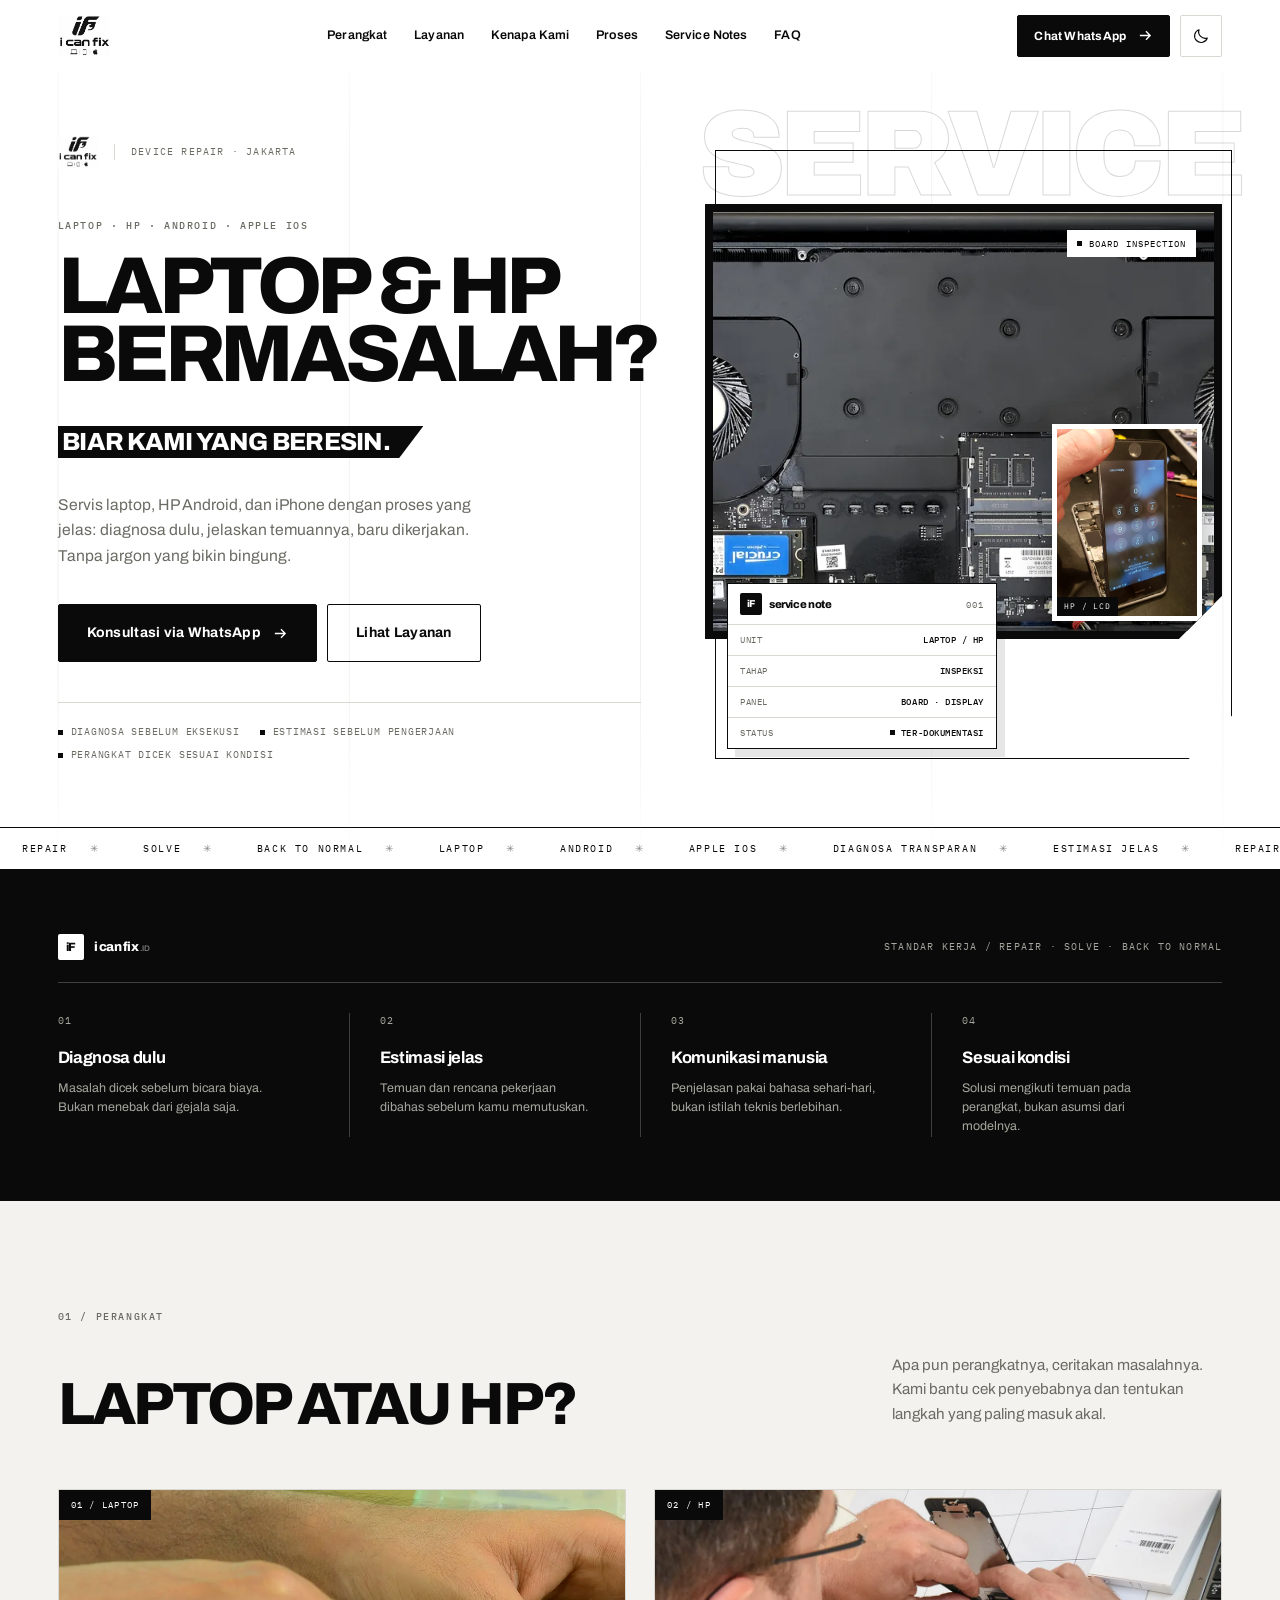
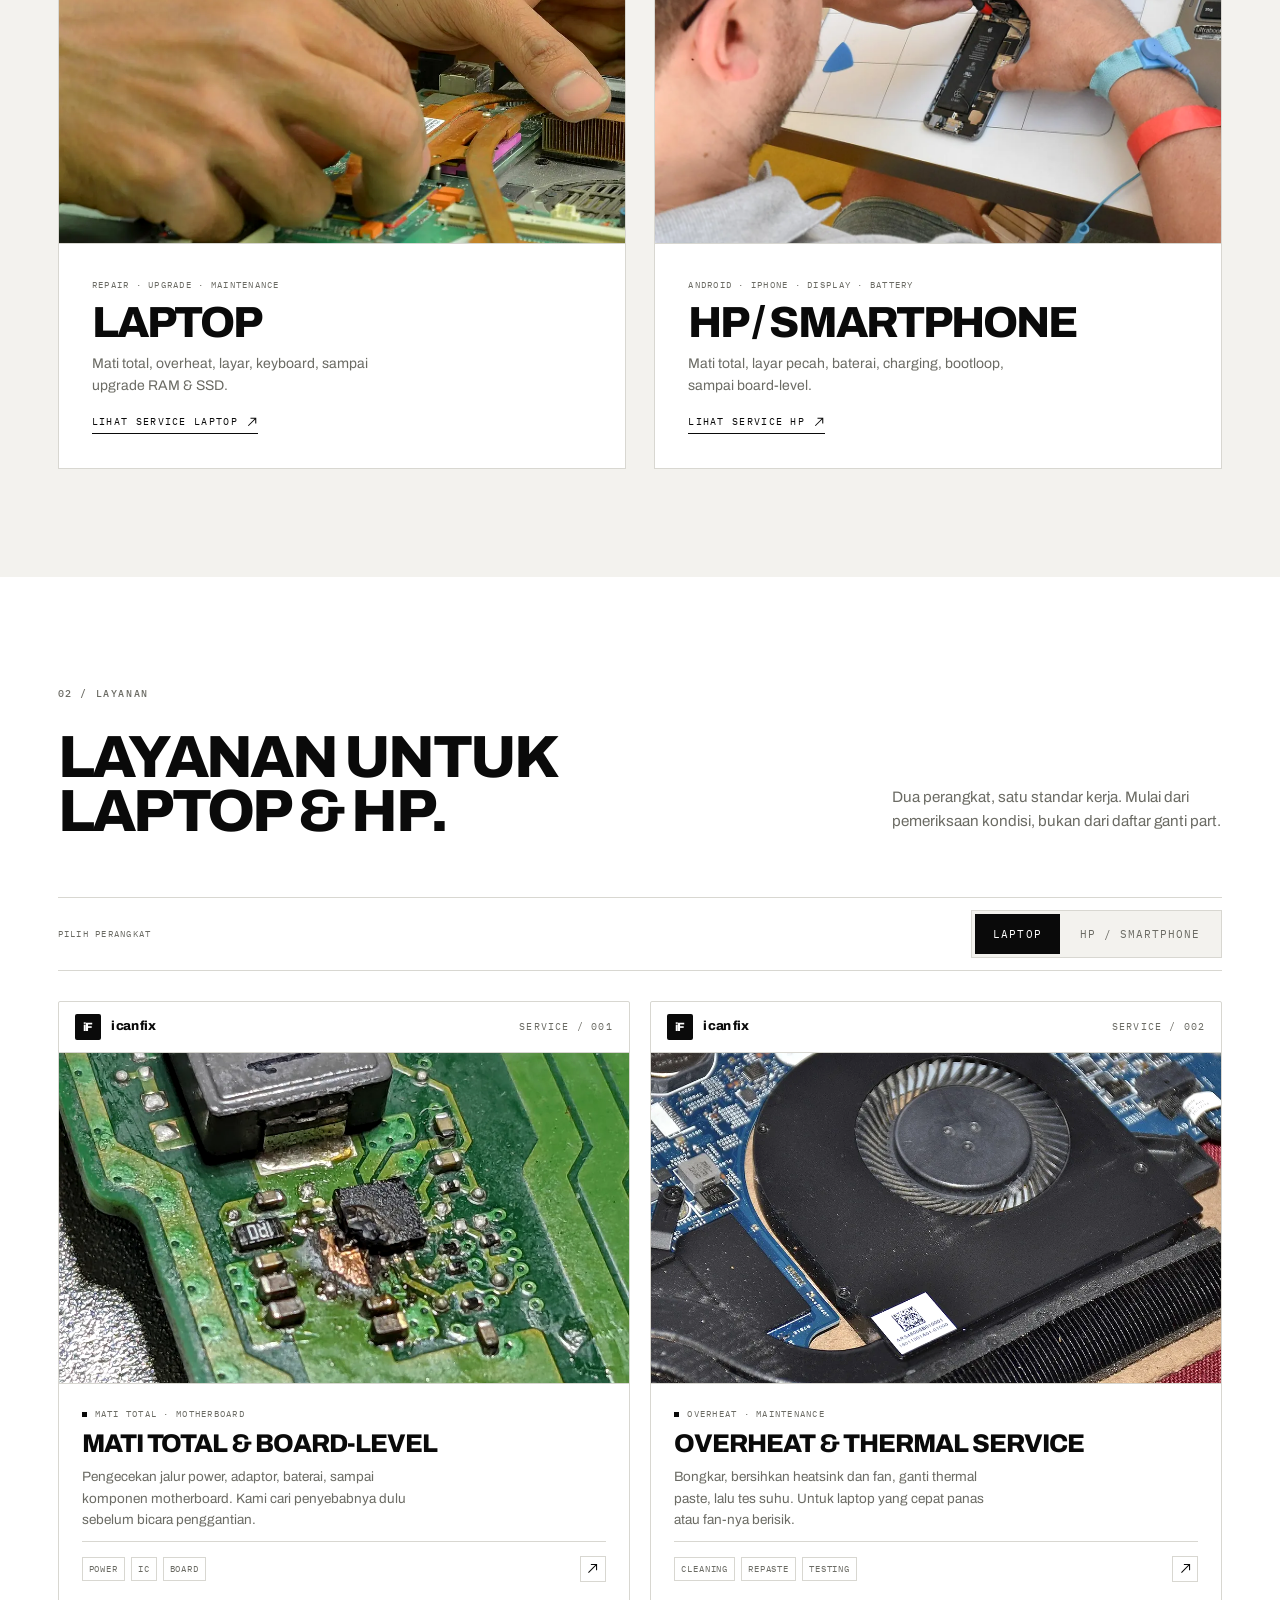
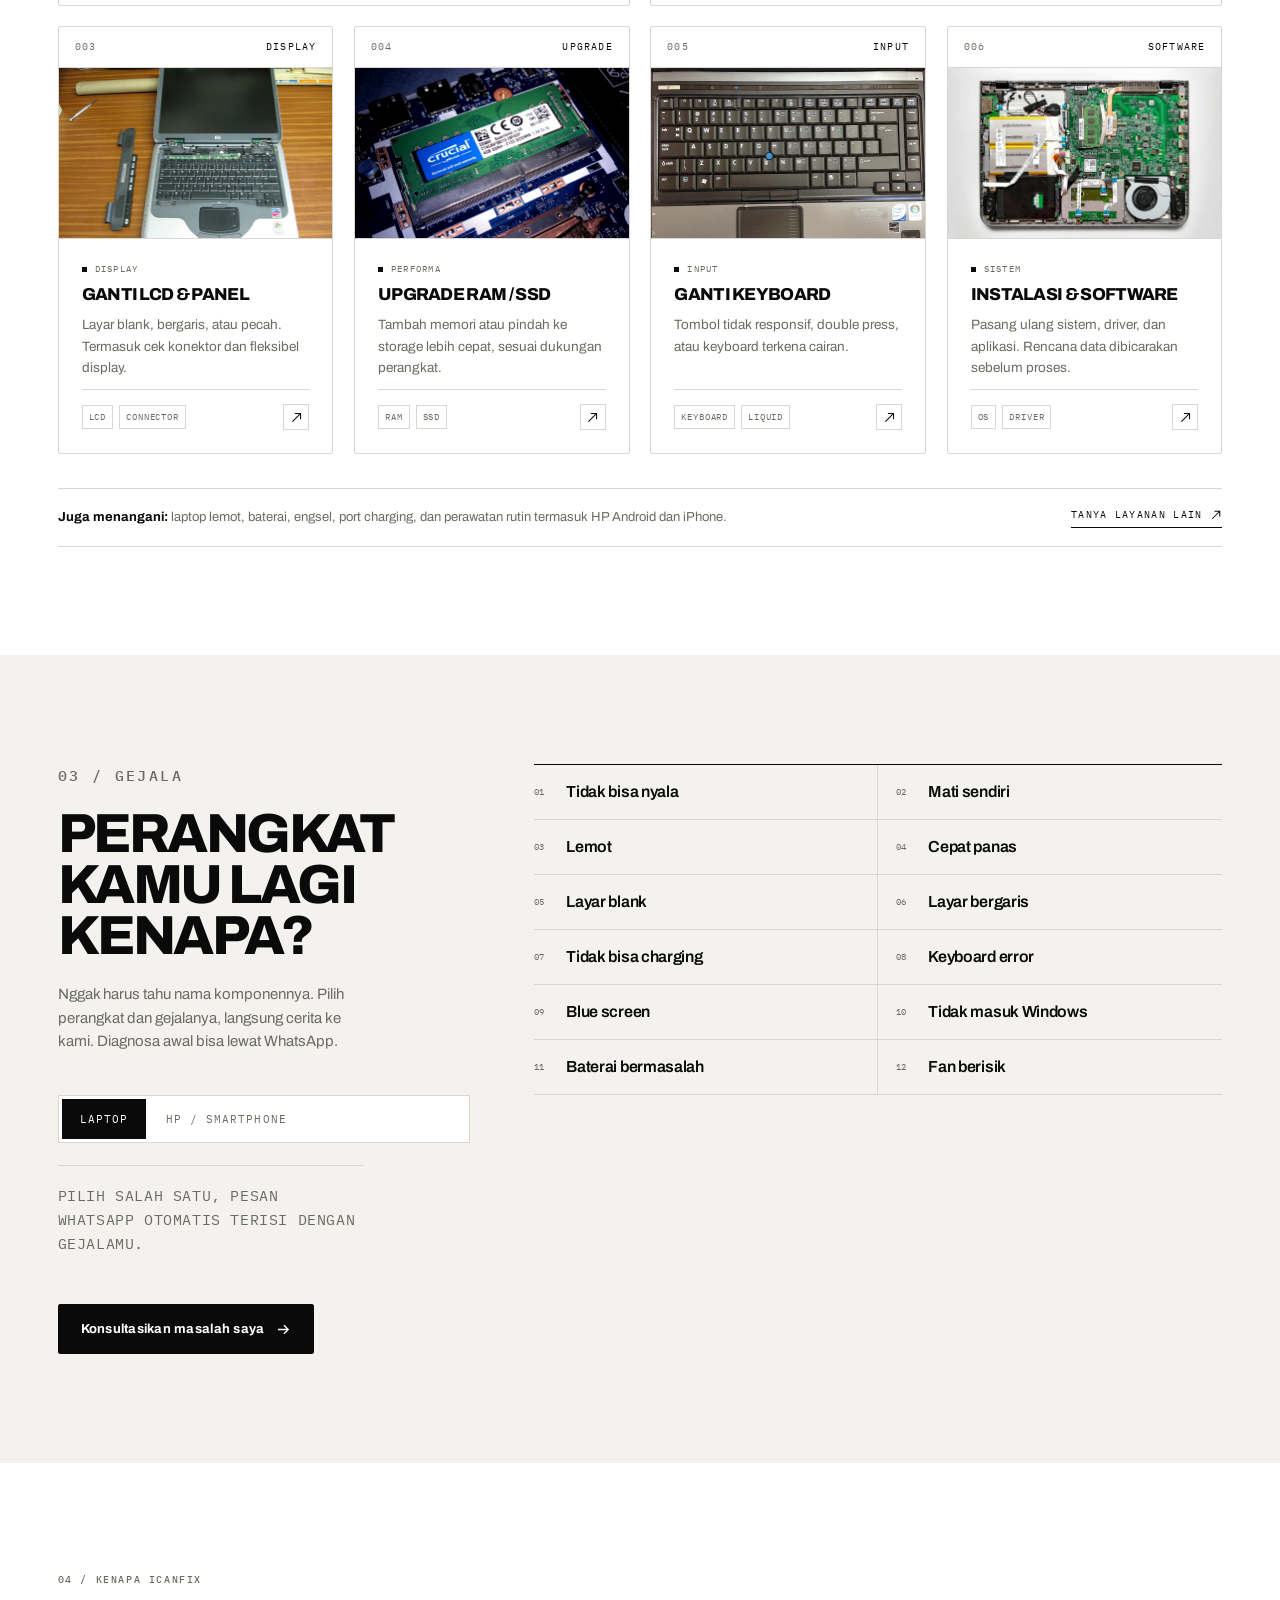
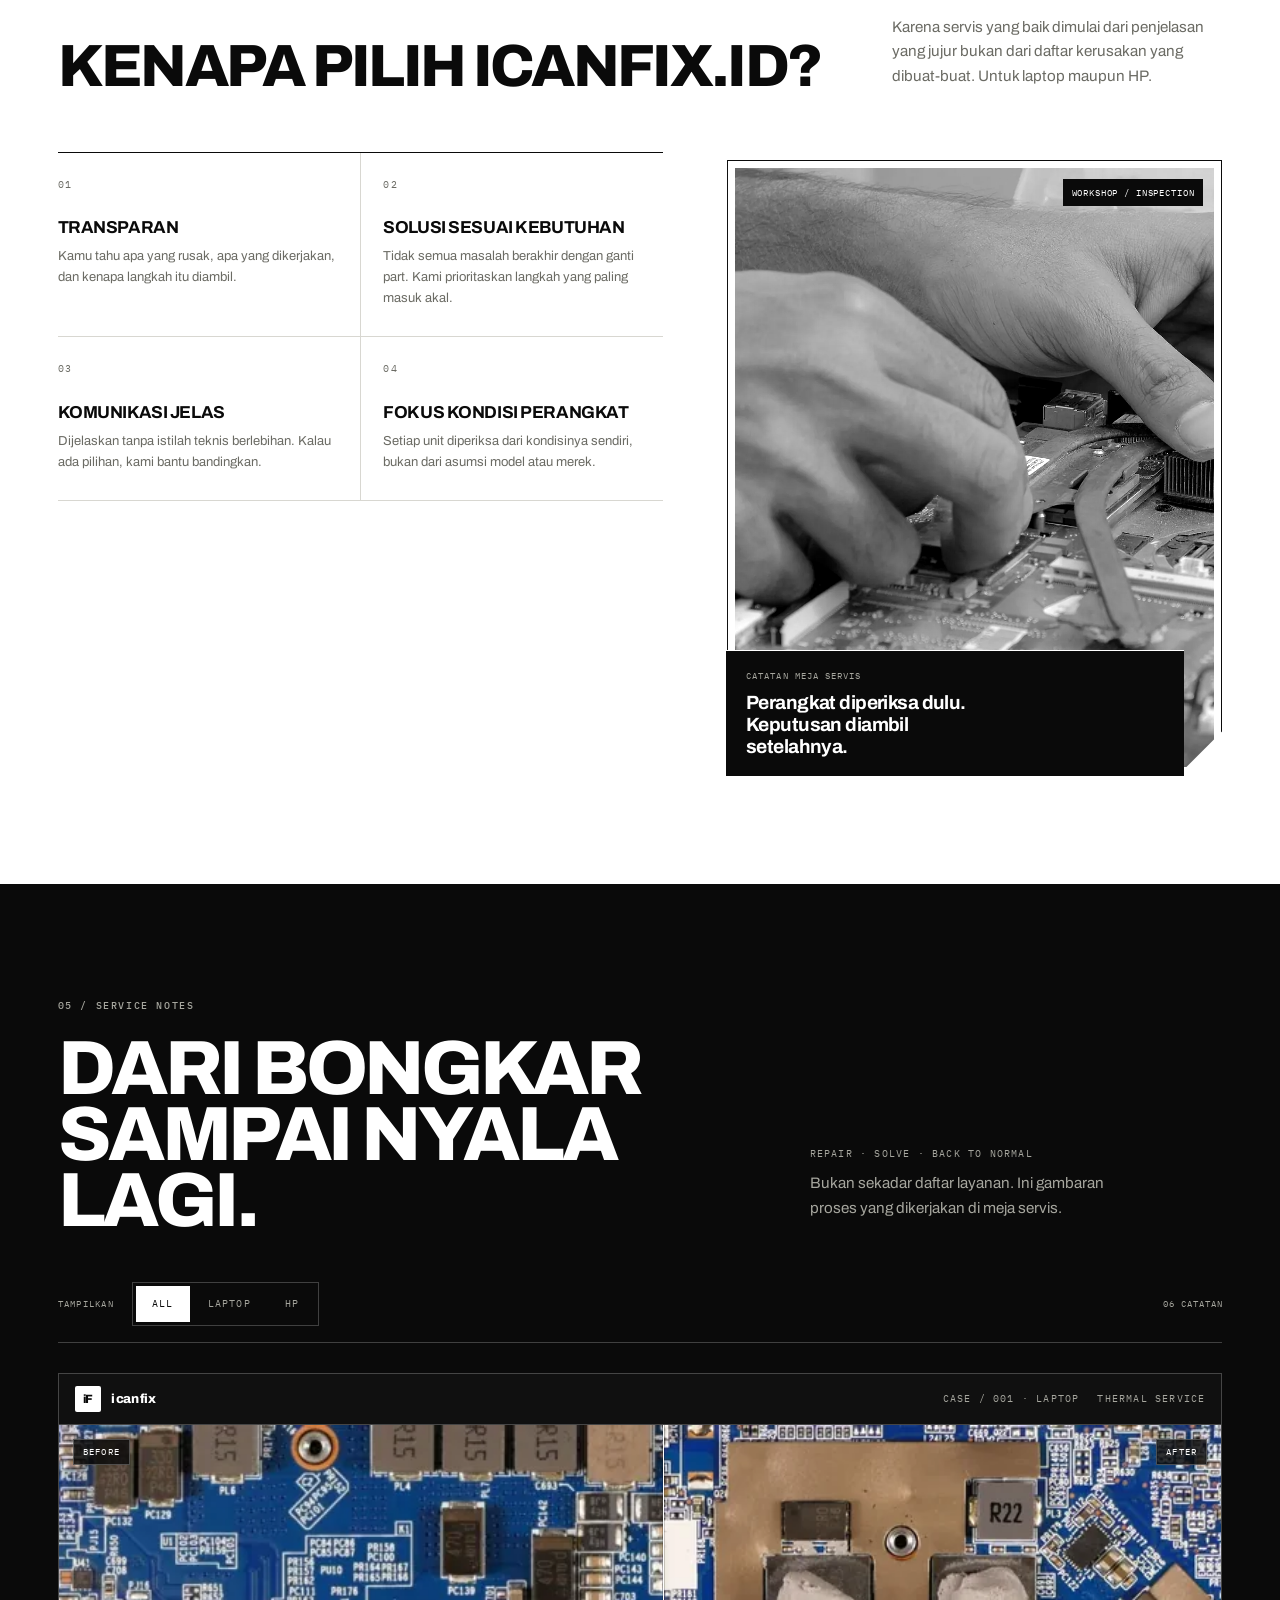
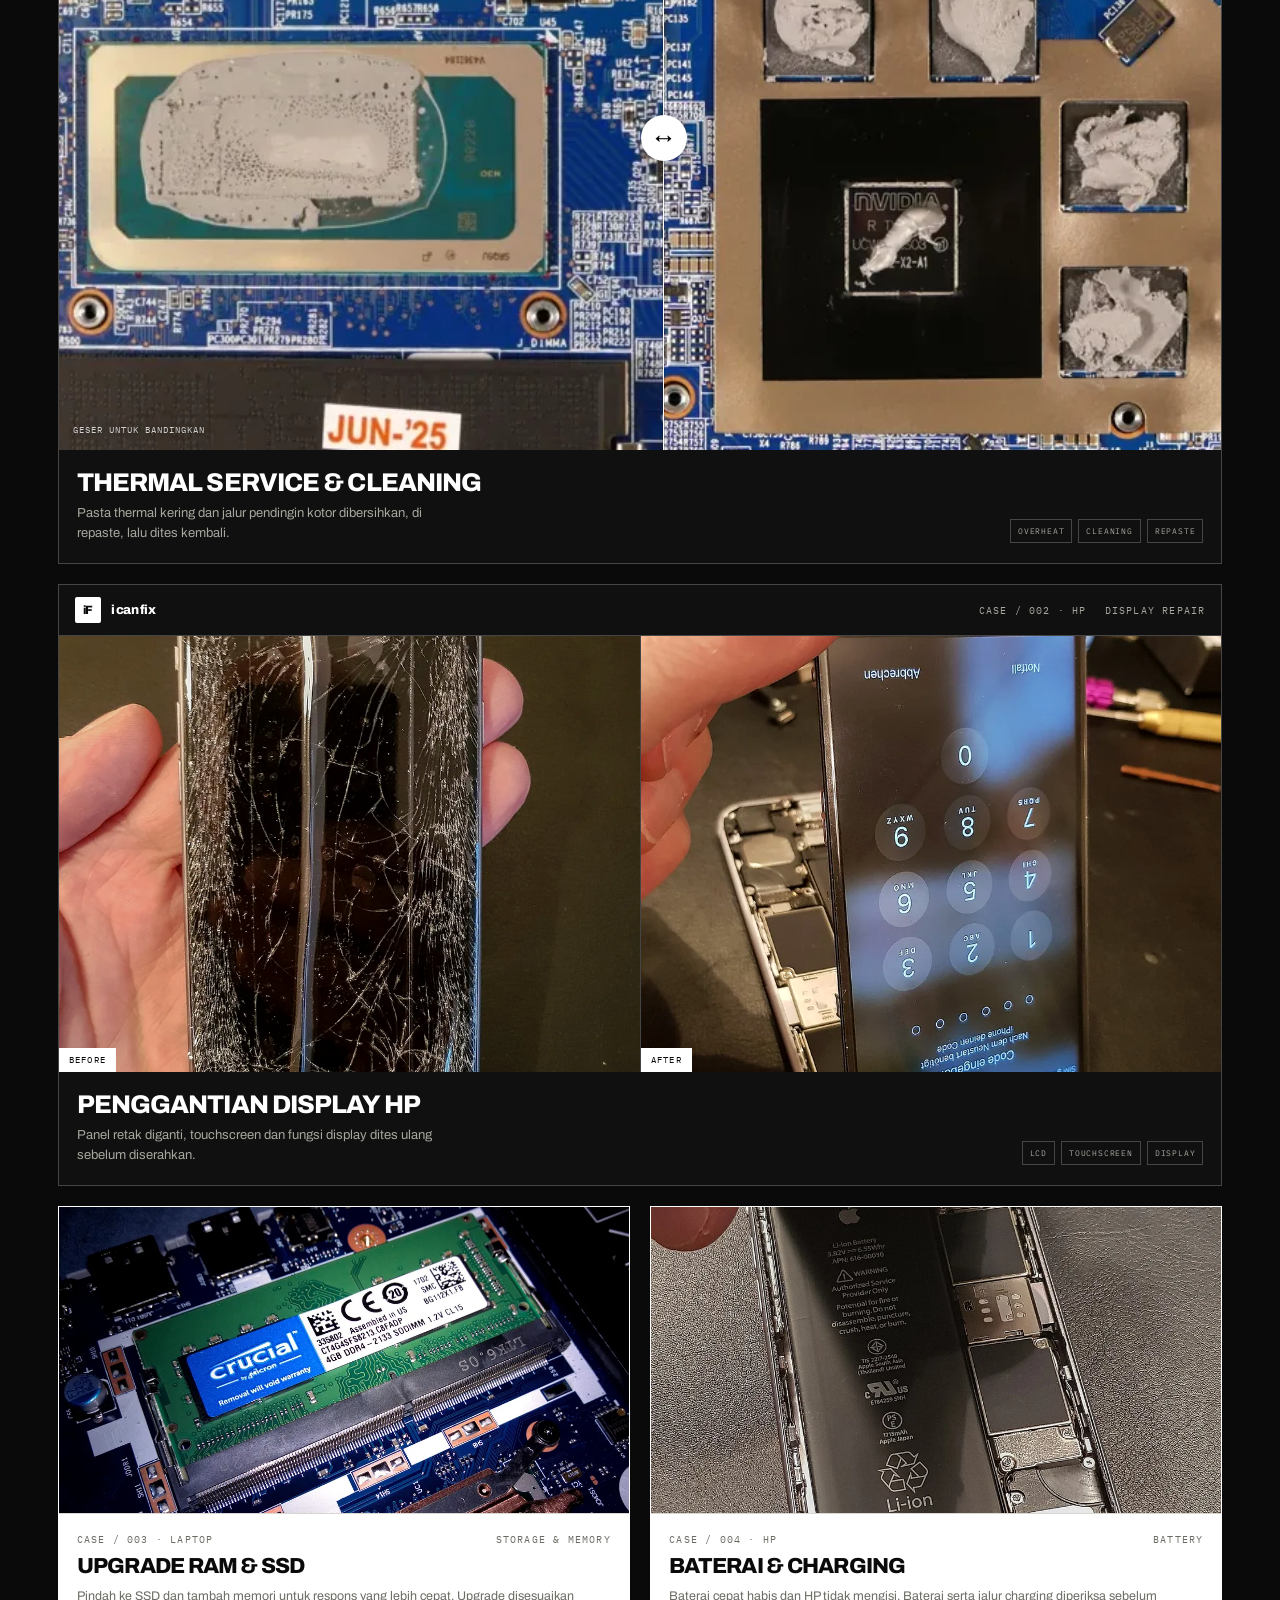
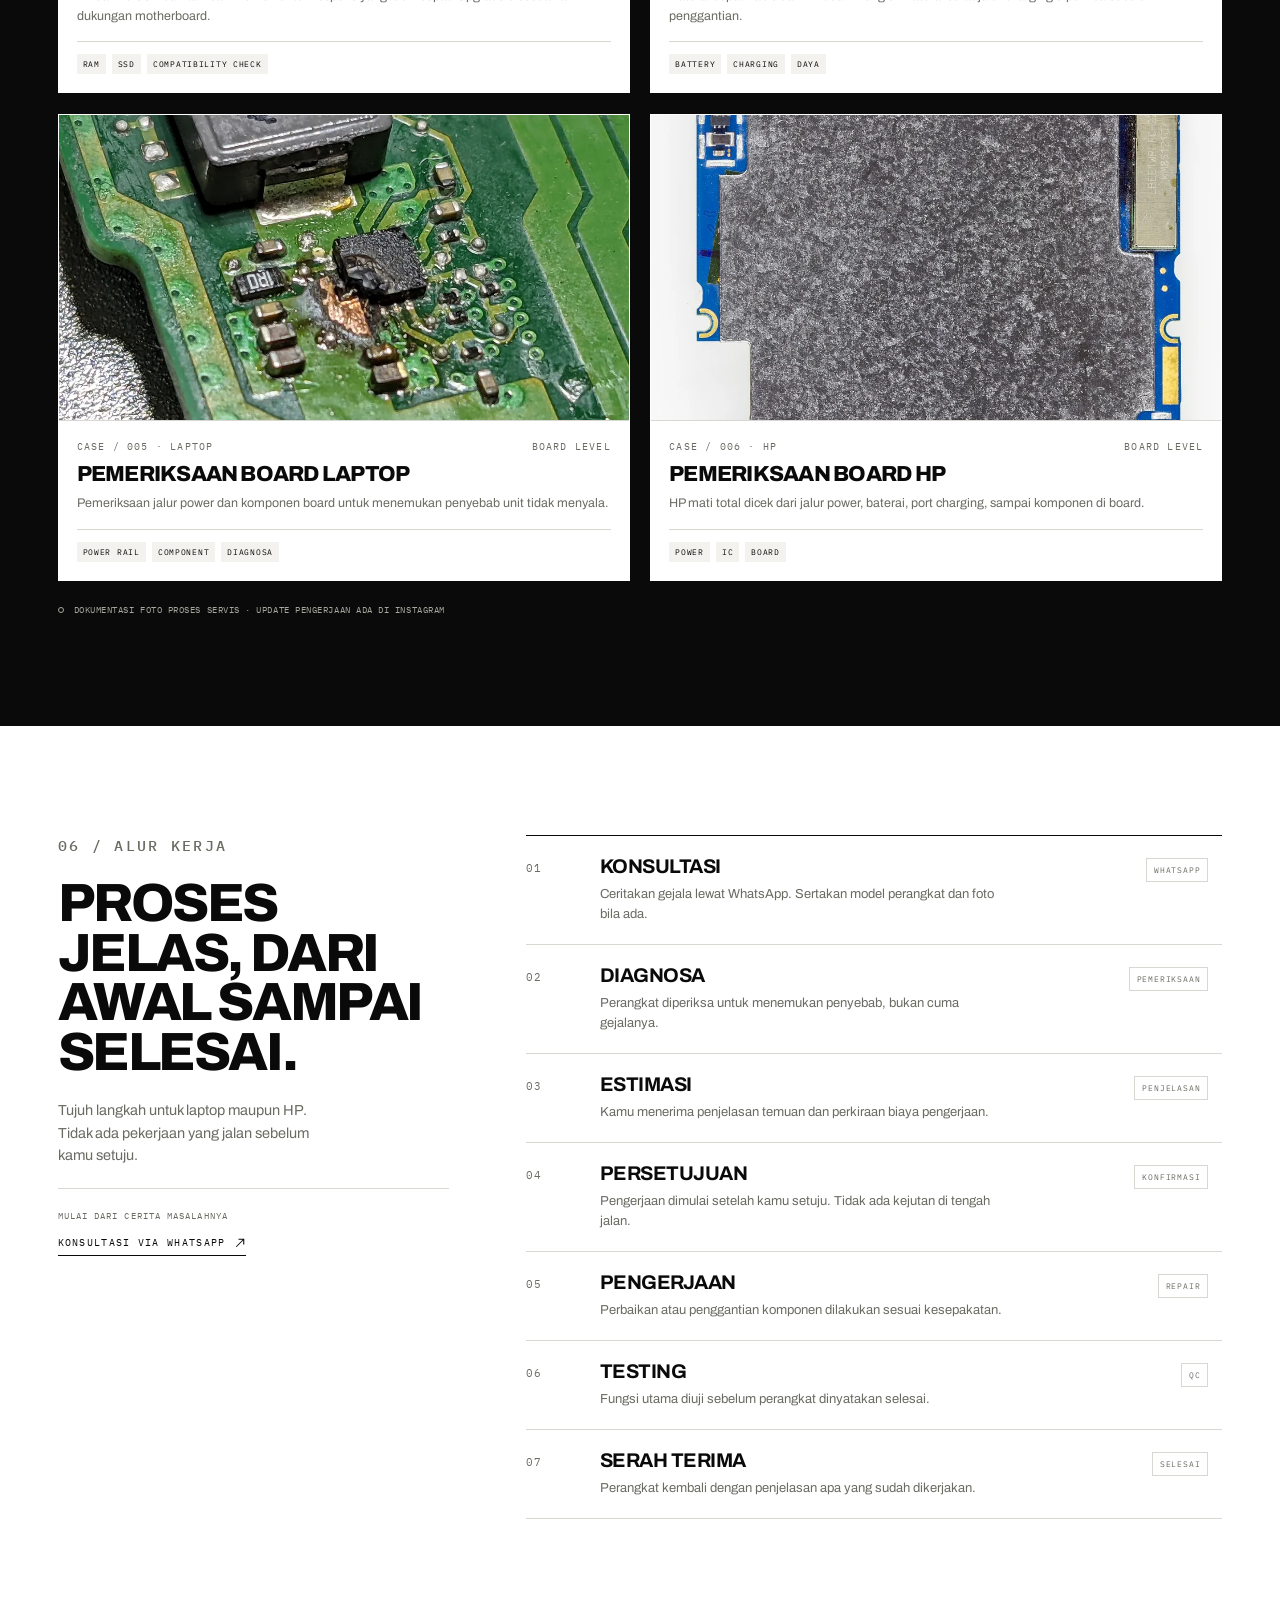
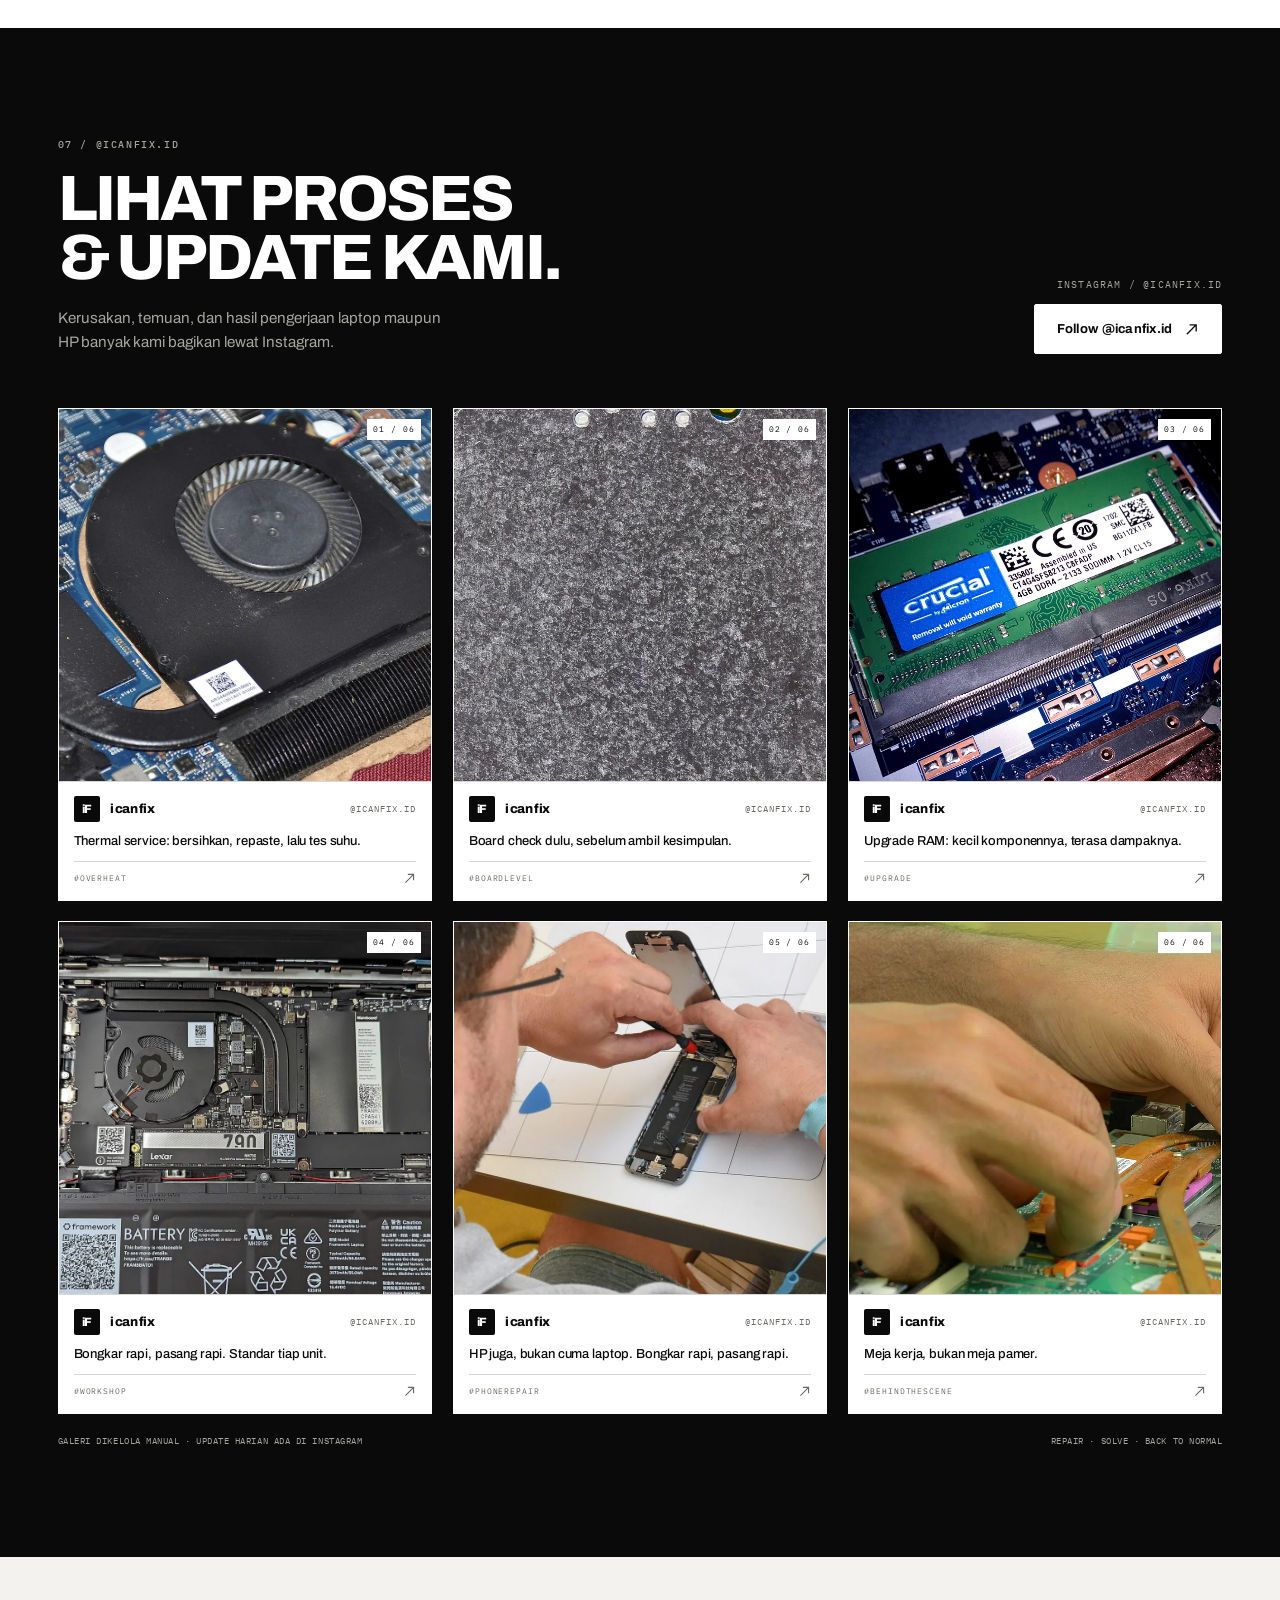
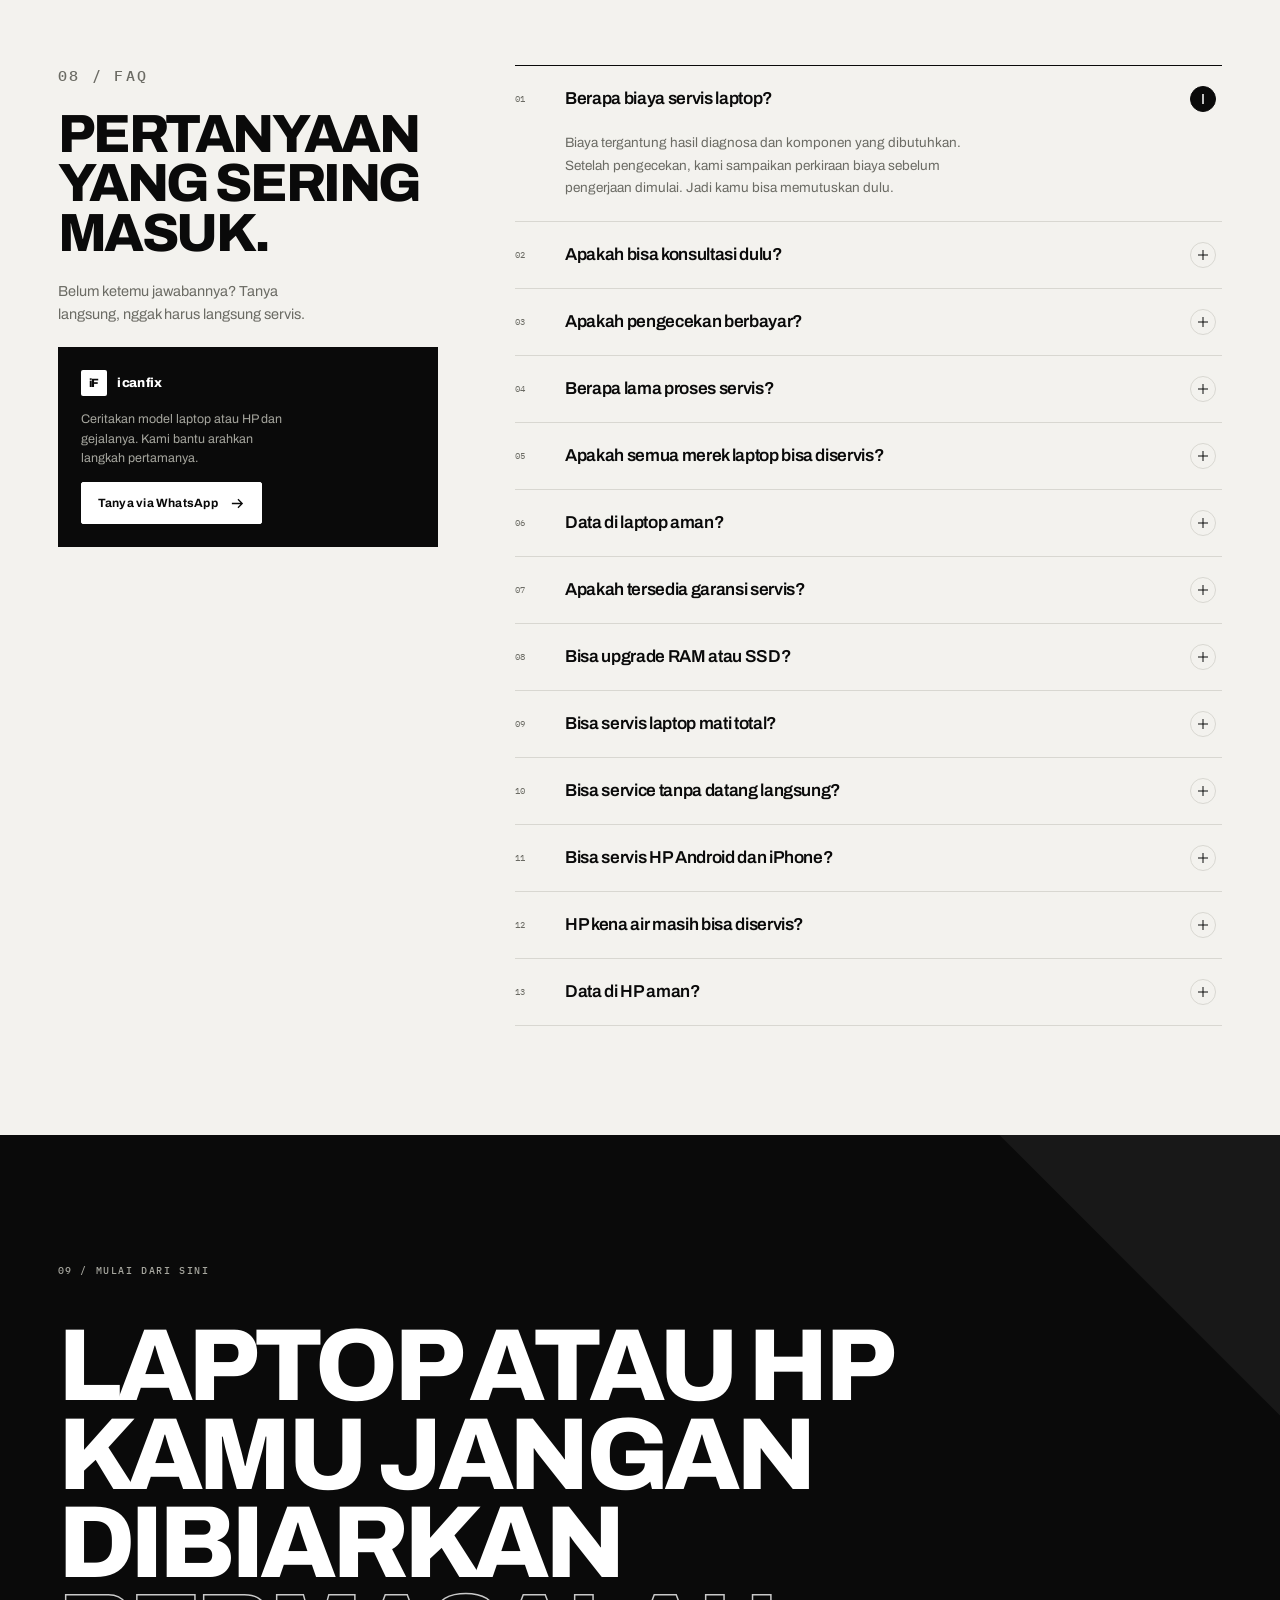
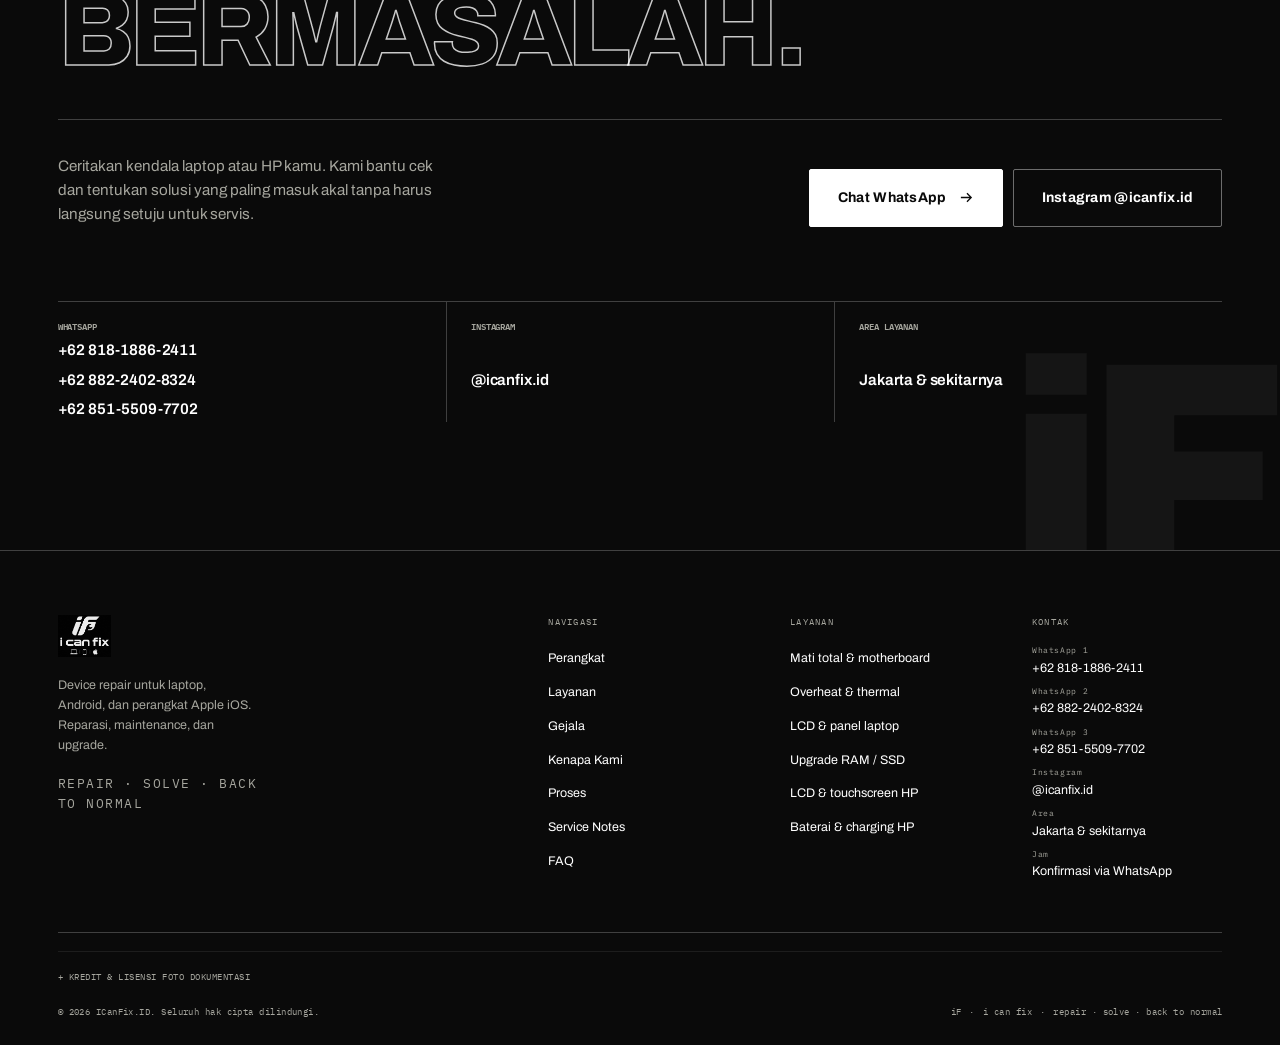
<file: index.html>
﻿<!DOCTYPE html>
<html lang="id">
<head>
  <meta charset="UTF-8">
  <meta name="viewport" content="width=device-width, initial-scale=1.0">

  <title>Service Laptop &amp; HP Jakarta | ICanFix.ID</title>
  <meta name="description" content="ICanFix.ID melayani service laptop dan HP: Android maupun iPhone. Perbaikan hardware, software, maintenance, dan upgrade. Diagnosa dulu, estimasi jelas, baru dikerjakan. Konsultasi via WhatsApp.">
  <meta name="theme-color" content="#ffffff">
  <meta name="color-scheme" content="light dark">
  <script>
    (function () {
      try {
        var saved = localStorage.getItem("icanfix-theme");
        var dark = saved ? saved === "dark" : window.matchMedia("(prefers-color-scheme: dark)").matches;
        if (dark) document.documentElement.setAttribute("data-theme", "dark");
      } catch (e) {}
    })();
  </script>

  <link rel="icon" href="/assets/img/icanfix-favicon.png?v=3" type="image/png" sizes="256x256">
  <link rel="icon" href="/assets/img/icanfix-favicon.png?v=3" type="image/png" sizes="48x48">
  <link rel="apple-touch-icon" href="/assets/img/icanfix-favicon.png?v=3" sizes="256x256">
  <link rel="canonical" href="https://icanfix.my.id/">

  <!-- Open Graph / social -->
  <meta property="og:type" content="website">
  <meta property="og:locale" content="id_ID">
  <meta property="og:site_name" content="ICanFix.ID">
  <meta property="og:title" content="Service Laptop &amp; HP Jakarta | ICanFix.ID">
  <meta property="og:description" content="Laptop atau HP bermasalah? Diagnosa dulu, estimasi jelas, baru dikerjakan. Service laptop, Android, dan iPhone.">
  <meta property="og:url" content="https://icanfix.my.id/">
  <meta property="og:image" content="https://icanfix.my.id/assets/img/og-icanfix.jpg">
  <meta property="og:image:width" content="1200">
  <meta property="og:image:height" content="630">
  <meta property="og:image:alt" content="Pemeriksaan laptop dan HP di meja servis">
  <meta name="twitter:card" content="summary_large_image">
  <meta name="twitter:title" content="Service Laptop &amp; HP Jakarta | ICanFix.ID">
  <meta name="twitter:description" content="Diagnosa dulu, estimasi jelas, baru dikerjakan. Konsultasikan masalah laptop atau HP kamu via WhatsApp.">
  <meta name="twitter:image" content="https://icanfix.my.id/assets/img/og-icanfix.jpg">

  <link rel="preconnect" href="https://fonts.googleapis.com">
  <link rel="preconnect" href="https://fonts.gstatic.com" crossorigin>
  <link href="https://fonts.googleapis.com/css2?family=Archivo:wght@400;500;600;700;800;900&family=IBM+Plex+Mono:wght@400;500&display=swap" rel="stylesheet">

  <link rel="preload" as="image" href="assets/img/hero-board-1100.webp" imagesrcset="assets/img/hero-board-700.webp 700w, assets/img/hero-board-1100.webp 1100w" imagesizes="(max-width: 980px) 92vw, 42vw" fetchpriority="high">
  <link rel="preload" as="image" href="assets/img/phone-screen-after-900.webp" fetchpriority="high">
  <link rel="stylesheet" href="assets/css/style.css">

  <script>document.documentElement.classList.add('js');</script>

  <script type="application/ld+json">
  {
    "@context": "https://schema.org",
    "@graph": [
      {
        "@type": "Organization",
        "@id": "https://icanfix.my.id/#organization",
        "name": "ICanFix.ID",
        "url": "https://icanfix.my.id/",
        "logo": "https://icanfix.my.id/assets/img/icanfix-logo.jpg",
        "image": "https://icanfix.my.id/assets/img/icanfix-logo.jpg",
        "description": "Layanan perbaikan laptop, Android, dan perangkat Apple iOS. Diagnosa, perbaikan hardware dan software, maintenance, serta upgrade perangkat.",
        "areaServed": {
          "@type": "Place",
          "name": "Jakarta, Indonesia"
        },
        "sameAs": ["https://www.instagram.com/icanfix.id/"],
        "contactPoint": [
          {
            "@type": "ContactPoint",
            "contactType": "customer service",
            "telephone": "+62-818-1886-2411",
            "availableLanguage": ["id"]
          },
          {
            "@type": "ContactPoint",
            "contactType": "customer service",
            "telephone": "+62-882-2402-8324",
            "availableLanguage": ["id"]
          }
        ]
      },
      {
        "@type": "Service",
        "name": "Service dan Perbaikan Laptop",
        "serviceType": "Laptop repair",
        "provider": { "@id": "https://icanfix.my.id/#organization" },
        "areaServed": {
          "@type": "Place",
          "name": "Jakarta, Indonesia"
        },
        "description": "Pemeriksaan dan perbaikan laptop: mati total, motherboard, layar, keyboard, overheat, upgrade RAM/SSD, instalasi software, dan perawatan berkala."
      },
      {
        "@type": "Service",
        "name": "Service dan Perbaikan HP / Smartphone",
        "serviceType": "Smartphone repair",
        "provider": { "@id": "https://icanfix.my.id/#organization" },
        "areaServed": {
          "@type": "Place",
          "name": "Jakarta, Indonesia"
        },
        "description": "Pemeriksaan dan perbaikan HP Android dan iPhone: mati total, LCD dan touchscreen, baterai, charging, bootloop, kamera, speaker, serta perbaikan board-level."
      },
      {
        "@type": "WebSite",
        "@id": "https://icanfix.my.id/#website",
        "url": "https://icanfix.my.id/",
        "name": "ICanFix.ID",
        "inLanguage": "id-ID",
        "publisher": { "@id": "https://icanfix.my.id/#organization" }
      }
    ]
  }
  </script>
</head>
<body id="top">

  <a class="skip-link" href="#main">Lewati ke konten utama</a>

  <!-- ================= NAV ================= -->
  <header class="nav" id="site-nav">
    <div class="nav__inner wrap">
      <a class="brand" href="#top" aria-label="ICanFix.ID, kembali ke atas">
        <img class="brand__logo" src="assets/img/icanfix-logo.jpg" alt="ICanFix.ID">
      </a>

      <nav class="nav__links" aria-label="Navigasi utama">
        <a href="#perangkat">Perangkat</a>
        <a href="#layanan">Layanan</a>
        <a href="#kenapa">Kenapa Kami</a>
        <a href="#proses">Proses</a>
        <a href="#service-notes">Service Notes</a>
        <a href="#faq">FAQ</a>
      </nav>

      <div class="nav__actions">
        <a class="btn btn--sm btn--nav" href="https://wa.me/6288224028324" data-wa-default target="_blank" rel="noopener">
          Chat WhatsApp
          <svg viewBox="0 0 16 16" fill="none" aria-hidden="true"><path d="M2 8h11M8.5 3.5 13 8l-4.5 4.5" stroke="currentColor" stroke-width="1.4"/></svg>
        </a>
        <button class="theme-toggle" type="button" id="theme-toggle" aria-label="Ganti ke mode gelap" aria-pressed="false" title="Mode gelap">
          <svg class="theme-toggle__moon" viewBox="0 0 24 24" fill="none" aria-hidden="true">
            <path d="M20.4 14.6A8.7 8.7 0 0 1 9.4 3.6a8.7 8.7 0 1 0 11 11Z" stroke="currentColor" stroke-width="1.5" stroke-linejoin="round"/>
          </svg>
          <svg class="theme-toggle__sun" viewBox="0 0 24 24" fill="none" aria-hidden="true">
            <circle cx="12" cy="12" r="4.2" stroke="currentColor" stroke-width="1.5"/>
            <path d="M12 2.6v2M12 19.4v2M2.6 12h2M19.4 12h2M5.4 5.4l1.4 1.4M17.2 17.2l1.4 1.4M18.6 5.4l-1.4 1.4M6.8 17.2l-1.4 1.4" stroke="currentColor" stroke-width="1.5" stroke-linecap="round"/>
          </svg>
          <span class="sr-only">Mode gelap</span>
        </button>
        <button class="nav__toggle" type="button" aria-expanded="false" aria-controls="mobile-menu" id="menu-toggle">
          <span></span><span></span><span></span>
          <span class="sr-only">Buka menu</span>
        </button>
      </div>
    </div>
  </header>

  <div class="menu" id="mobile-menu" aria-label="Menu seluler">
    <nav class="menu__links" aria-label="Navigasi seluler">
      <a href="#perangkat"><span>01</span>Perangkat</a>
      <a href="#layanan"><span>02</span>Layanan</a>
      <a href="#gejala"><span>03</span>Gejala</a>
      <a href="#kenapa"><span>04</span>Kenapa Kami</a>
      <a href="#proses"><span>05</span>Proses</a>
      <a href="#service-notes"><span>06</span>Service Notes</a>
      <a href="#faq"><span>07</span>FAQ</a>
    </nav>
    <div class="menu__actions">
      <a class="btn" href="https://wa.me/6288224028324" data-wa-default target="_blank" rel="noopener">
        Konsultasi via WhatsApp
        <svg viewBox="0 0 16 16" fill="none" aria-hidden="true"><path d="M2 8h11M8.5 3.5 13 8l-4.5 4.5" stroke="currentColor" stroke-width="1.4"/></svg>
      </a>
      <a class="btn btn--ghost" href="https://www.instagram.com/icanfix.id/" target="_blank" rel="noopener" data-ig>Instagram @icanfix.id</a>
    </div>
    <div class="menu__meta">
      <span>DEVICE REPAIR · LAPTOP · ANDROID · APPLE iOS</span>
      <span>JAKARTA &amp; SEKITARNYA</span>
      <span>REPAIR · SOLVE · BACK TO NORMAL</span>
    </div>
  </div>

  <main id="main">

    <!-- ================= HERO ================= -->
    <section class="hero" aria-labelledby="hero-title">
      <div class="wrap">
        <div class="hero__grid">
          <div class="hero__copy">
            <div class="hero__topline">
              <span class="brand brand--sm" aria-hidden="true">
                <img class="brand__logo" src="assets/img/icanfix-logo.jpg" alt="">
              </span>
              <span class="mono">Device repair · Jakarta</span>
            </div>

            <p class="eyebrow hero__eyebrow">Laptop · HP · Android · Apple iOS</p>

            <h1 class="hero__title" id="hero-title">
              <span class="hero__line">Laptop &amp; HP</span>
              <span class="hero__line">bermasalah?</span>
              <span class="hero__statement">Biar kami yang beresin.</span>
            </h1>

            <p class="hero__lead">
              Servis laptop, HP Android, dan iPhone dengan proses yang jelas: diagnosa dulu,
              jelaskan temuannya, baru dikerjakan. Tanpa jargon yang bikin bingung.
            </p>

            <div class="hero__actions">
              <a class="btn btn--lg" href="https://wa.me/6288224028324" data-wa-default target="_blank" rel="noopener">
                Konsultasi via WhatsApp
                <svg viewBox="0 0 16 16" fill="none" aria-hidden="true"><path d="M2 8h11M8.5 3.5 13 8l-4.5 4.5" stroke="currentColor" stroke-width="1.4"/></svg>
              </a>
              <a class="btn btn--ghost btn--lg" href="#layanan">Lihat Layanan</a>
            </div>

            <ul class="hero__micro">
              <li>Diagnosa sebelum eksekusi</li>
              <li>Estimasi sebelum pengerjaan</li>
              <li>Perangkat dicek sesuai kondisi</li>
            </ul>
          </div>

          <div class="hero__visual">
            <span class="hero__ghost" aria-hidden="true">Service</span>
            <div class="hero__offset" aria-hidden="true"></div>
            <figure class="hero__frame">
              <div class="hero__media">
                <img
                  src="assets/img/hero-board-1100.webp"
                  srcset="assets/img/hero-board-700.webp 700w, assets/img/hero-board-1100.webp 1100w"
                  sizes="(max-width: 980px) 92vw, 42vw"
                  width="1100" height="825"
                  alt="Bagian dalam laptop: kipas, modul RAM, dan SSD yang terlihat saat proses pemeriksaan"
                  fetchpriority="high" decoding="async">
                <span class="hero__frame-label">Board inspection</span>
                <div class="hero__phone">
                  <img src="assets/img/phone-screen-after-900.webp" width="900" height="1125"
                    alt="Display iPhone yang sudah menyala normal setelah proses penggantian layar"
                    fetchpriority="high" decoding="async">
                  <span class="hero__phone-label">HP / LCD</span>
                </div>
              </div>
              <figcaption class="sr-only">Dokumentasi pemeriksaan laptop dan HP di meja servis.</figcaption>
            </figure>

            <div class="hero__spec" aria-hidden="true">
              <div class="hero__spec-top">
                <span class="brand" style="gap:7px">
                  <span class="brand__mark" style="width:22px;height:22px;font-size:10px">iF</span>
                  <span class="brand__word" style="font-size:11px">service note</span>
                </span>
                <span class="mono">001</span>
              </div>
              <div class="hero__spec-rows">
                <div class="hero__spec-row"><span>Unit</span><span>Laptop / HP</span></div>
                <div class="hero__spec-row"><span>Tahap</span><span>Inspeksi</span></div>
                <div class="hero__spec-row"><span>Panel</span><span>Board · Display</span></div>
                <div class="hero__spec-row hero__spec-row--status"><span>Status</span><span>Ter-dokumentasi</span></div>
              </div>
            </div>
          </div>
        </div>
      </div>

      <div class="marquee" aria-hidden="true">
        <div class="marquee__track">
          <div class="marquee__group">
            <span>Repair</span><span>Solve</span><span>Back to normal</span><span>Laptop</span><span>Android</span><span>Apple iOS</span><span>Diagnosa transparan</span><span>Estimasi jelas</span>
          </div>
          <div class="marquee__group">
            <span>Repair</span><span>Solve</span><span>Back to normal</span><span>Laptop</span><span>Android</span><span>Apple iOS</span><span>Diagnosa transparan</span><span>Estimasi jelas</span>
          </div>
        </div>
      </div>
    </section>

    <!-- ================= TRUST ================= -->
    <section class="sec sec--dark trust" aria-label="Cara kami bekerja">
      <div class="wrap">
        <div class="trust__head">
          <span class="brand brand--inv brand--sm" aria-hidden="true">
            <span class="brand__mark">iF</span>
            <span class="brand__word">i can fix<span class="brand__id">.ID</span></span>
          </span>
          <span class="mono">Standar kerja / Repair · Solve · Back to normal</span>
        </div>
        <ul class="trust__grid">
          <li class="trust__item">
            <span class="mono trust__num">01</span>
            <h3>Diagnosa dulu</h3>
            <p>Masalah dicek sebelum bicara biaya. Bukan menebak dari gejala saja.</p>
          </li>
          <li class="trust__item">
            <span class="mono trust__num">02</span>
            <h3>Estimasi jelas</h3>
            <p>Temuan dan rencana pekerjaan dibahas sebelum kamu memutuskan.</p>
          </li>
          <li class="trust__item">
            <span class="mono trust__num">03</span>
            <h3>Komunikasi manusia</h3>
            <p>Penjelasan pakai bahasa sehari-hari, bukan istilah teknis berlebihan.</p>
          </li>
          <li class="trust__item">
            <span class="mono trust__num">04</span>
            <h3>Sesuai kondisi</h3>
            <p>Solusi mengikuti temuan pada perangkat, bukan asumsi dari modelnya.</p>
          </li>
        </ul>
      </div>
    </section>

    <!-- ================= DEVICE PILLARS ================= -->
    <section class="sec sec--bone device-pillars" id="perangkat" aria-labelledby="perangkat-title">
      <div class="wrap">
        <header class="sec-head" data-reveal>
          <p class="eyebrow">01 / Perangkat</p>
          <div class="sec-head__row">
            <h2 class="sec-title" id="perangkat-title">Laptop atau HP?</h2>
            <p class="sec-lead">
              Apa pun perangkatnya, ceritakan masalahnya. Kami bantu cek penyebabnya
              dan tentukan langkah yang paling masuk akal.
            </p>
          </div>
        </header>

        <div class="pillars">
          <article class="pillar" data-reveal>
            <div class="pillar__media">
              <img src="assets/img/technician-1100.webp" width="1100" height="734" loading="lazy" decoding="async"
                alt="Teknisi sedang memeriksa bagian dalam laptop di meja servis">
              <span class="pillar__tag mono">01 / Laptop</span>
            </div>
            <div class="pillar__body">
              <p class="mono pillar__kicker">Repair · Upgrade · Maintenance</p>
              <h3>Laptop</h3>
              <p>Mati total, overheat, layar, keyboard, sampai upgrade RAM &amp; SSD.</p>
              <a class="link-arrow" href="#layanan" data-device-jump="laptop">
                Lihat service laptop
                <svg width="12" height="12" viewBox="0 0 16 16" fill="none" aria-hidden="true"><path d="M3 13 13 3M6 3h7v7" stroke="currentColor" stroke-width="1.4"/></svg>
              </a>
            </div>
          </article>

          <article class="pillar" data-reveal style="--delay:80ms">
            <div class="pillar__media">
              <img src="assets/img/phone-repair-1200.webp" width="1200" height="750" loading="lazy" decoding="async"
                alt="Teknisi sedang mengerjakan komponen HP yang sudah dibuka di meja servis">
              <span class="pillar__tag mono">02 / HP</span>
            </div>
            <div class="pillar__body">
              <p class="mono pillar__kicker">Android · iPhone · Display · Battery</p>
              <h3>HP / Smartphone</h3>
              <p>Mati total, layar pecah, baterai, charging, bootloop, sampai board-level.</p>
              <a class="link-arrow" href="#layanan" data-device-jump="phone">
                Lihat service HP
                <svg width="12" height="12" viewBox="0 0 16 16" fill="none" aria-hidden="true"><path d="M3 13 13 3M6 3h7v7" stroke="currentColor" stroke-width="1.4"/></svg>
              </a>
            </div>
          </article>
        </div>
      </div>
    </section>

    <!-- ================= SERVICES ================= -->
    <section class="sec" id="layanan" aria-labelledby="layanan-title" data-device-tabs>
      <div class="wrap">
        <header class="sec-head" data-reveal>
          <p class="eyebrow">02 / Layanan</p>
          <div class="sec-head__row">
            <h2 class="sec-title" id="layanan-title">Layanan untuk laptop &amp; HP.</h2>
            <p class="sec-lead">
              Dua perangkat, satu standar kerja. Mulai dari pemeriksaan kondisi,
              bukan dari daftar ganti part.
            </p>
          </div>
        </header>

        <div class="device-switch" data-reveal>
          <span class="mono device-switch__label">Pilih perangkat</span>
          <div class="device-tabs" role="tablist" aria-label="Pilih perangkat untuk layanan">
            <button class="device-tab" type="button" role="tab" id="device-tab-laptop"
              aria-selected="true" aria-controls="svc-panel-laptop" data-device-tab="laptop">Laptop</button>
            <button class="device-tab" type="button" role="tab" id="device-tab-phone"
              aria-selected="false" aria-controls="svc-panel-phone" tabindex="-1" data-device-tab="phone">HP / Smartphone</button>
          </div>
        </div>

        <div class="svc-panel" id="svc-panel-laptop" role="tabpanel" aria-labelledby="device-tab-laptop" data-device-panel="laptop">
        <div class="svc-grid">
          <!-- Featured 01 -->
          <article class="svc svc--wide" data-reveal>
            <div class="svc__head">
              <span class="brand brand--sm" aria-hidden="true">
                <span class="brand__mark">iF</span>
                <span class="brand__word">i can fix</span>
              </span>
              <span class="mono svc__index">Service / 001</span>
            </div>
            <div class="svc__media">
              <img src="assets/img/board-macro-1100.webp" width="1100" height="825" loading="lazy" decoding="async"
                alt="Close-up komponen motherboard laptop yang diperiksa di bawah mikroskop">
            </div>
            <div class="svc__body">
              <p class="svc__kicker">Mati total · Motherboard</p>
              <h3 class="svc__title">Mati total &amp; board-level</h3>
              <p class="svc__desc">
                Pengecekan jalur power, adaptor, baterai, sampai komponen motherboard.
                Kami cari penyebabnya dulu sebelum bicara penggantian.
              </p>
              <div class="svc__foot">
                <div class="svc__tags"><span>Power</span><span>IC</span><span>Board</span></div>
                <span class="svc__arrow" aria-hidden="true"><svg viewBox="0 0 16 16" fill="none"><path d="M3 13 13 3M6 3h7v7" stroke="currentColor" stroke-width="1.3"/></svg></span>
              </div>
            </div>
            <a class="svc__cta" href="https://wa.me/6288224028324" data-wa="Laptop mati total / motherboard" target="_blank" rel="noopener" aria-label="Konsultasikan laptop mati total via WhatsApp"></a>
          </article>

          <!-- Featured 02 -->
          <article class="svc svc--wide" data-reveal style="--delay:80ms">
            <div class="svc__head">
              <span class="brand brand--sm" aria-hidden="true">
                <span class="brand__mark">iF</span>
                <span class="brand__word">i can fix</span>
              </span>
              <span class="mono svc__index">Service / 002</span>
            </div>
            <div class="svc__media">
              <img src="assets/img/heatsink-1100.webp" width="1100" height="825" loading="lazy" decoding="async"
                alt="Kipas dan heatsink laptop yang dibongkar untuk dibersihkan dan diganti thermal paste">
            </div>
            <div class="svc__body">
              <p class="svc__kicker">Overheat · Maintenance</p>
              <h3 class="svc__title">Overheat &amp; thermal service</h3>
              <p class="svc__desc">
                Bongkar, bersihkan heatsink dan fan, ganti thermal paste, lalu tes suhu.
                Untuk laptop yang cepat panas atau fan-nya berisik.
              </p>
              <div class="svc__foot">
                <div class="svc__tags"><span>Cleaning</span><span>Repaste</span><span>Testing</span></div>
                <span class="svc__arrow" aria-hidden="true"><svg viewBox="0 0 16 16" fill="none"><path d="M3 13 13 3M6 3h7v7" stroke="currentColor" stroke-width="1.3"/></svg></span>
              </div>
            </div>
            <a class="svc__cta" href="https://wa.me/6288224028324" data-wa="Laptop overheat / thermal service" target="_blank" rel="noopener" aria-label="Konsultasikan laptop overheat via WhatsApp"></a>
          </article>

          <!-- Compact 03 -->
          <article class="svc svc--small" data-reveal>
            <div class="svc__head">
              <span class="mono svc__index">003</span>
              <span class="mono">Display</span>
            </div>
            <div class="svc__media">
              <img src="assets/img/ganti-lcd-1100.webp" width="1100" height="688" loading="lazy" decoding="async"
                alt="Laptop yang dibongkar untuk pemeriksaan dan penggantian panel LCD">
            </div>
            <div class="svc__body">
              <p class="svc__kicker">Display</p>
              <h3 class="svc__title">Ganti LCD &amp; panel</h3>
              <p class="svc__desc">Layar blank, bergaris, atau pecah. Termasuk cek konektor dan fleksibel display.</p>
              <div class="svc__foot">
                <div class="svc__tags"><span>LCD</span><span>Connector</span></div>
                <span class="svc__arrow" aria-hidden="true"><svg viewBox="0 0 16 16" fill="none"><path d="M3 13 13 3M6 3h7v7" stroke="currentColor" stroke-width="1.3"/></svg></span>
              </div>
            </div>
            <a class="svc__cta" href="https://wa.me/6288224028324" data-wa="Ganti LCD / layar laptop" target="_blank" rel="noopener" aria-label="Konsultasikan ganti LCD laptop via WhatsApp"></a>
          </article>

          <!-- Compact 04 -->
          <article class="svc svc--small" data-reveal style="--delay:60ms">
            <div class="svc__head">
              <span class="mono svc__index">004</span>
              <span class="mono">Upgrade</span>
            </div>
            <div class="svc__media">
              <img src="assets/img/ram-upgrade-1100.webp" width="1100" height="733" loading="lazy" decoding="async"
                alt="Modul RAM laptop terpasang pada slot di motherboard">
            </div>
            <div class="svc__body">
              <p class="svc__kicker">Performa</p>
              <h3 class="svc__title">Upgrade RAM / SSD</h3>
              <p class="svc__desc">Tambah memori atau pindah ke storage lebih cepat, sesuai dukungan perangkat.</p>
              <div class="svc__foot">
                <div class="svc__tags"><span>RAM</span><span>SSD</span></div>
                <span class="svc__arrow" aria-hidden="true"><svg viewBox="0 0 16 16" fill="none"><path d="M3 13 13 3M6 3h7v7" stroke="currentColor" stroke-width="1.3"/></svg></span>
              </div>
            </div>
            <a class="svc__cta" href="https://wa.me/6288224028324" data-wa="Upgrade RAM / SSD" target="_blank" rel="noopener" aria-label="Konsultasikan upgrade RAM atau SSD via WhatsApp"></a>
          </article>

          <!-- Compact 05 -->
          <article class="svc svc--small" data-reveal>
            <div class="svc__head">
              <span class="mono svc__index">005</span>
              <span class="mono">Input</span>
            </div>
            <div class="svc__media">
              <img src="assets/img/ganti-keyboard-1100.webp" width="1100" height="688" loading="lazy" decoding="async"
                alt="Keyboard laptop QWERTY yang diperiksa sebelum penggantian">
            </div>
            <div class="svc__body">
              <p class="svc__kicker">Input</p>
              <h3 class="svc__title">Ganti keyboard</h3>
              <p class="svc__desc">Tombol tidak responsif, double press, atau keyboard terkena cairan.</p>
              <div class="svc__foot">
                <div class="svc__tags"><span>Keyboard</span><span>Liquid</span></div>
                <span class="svc__arrow" aria-hidden="true"><svg viewBox="0 0 16 16" fill="none"><path d="M3 13 13 3M6 3h7v7" stroke="currentColor" stroke-width="1.3"/></svg></span>
              </div>
            </div>
            <a class="svc__cta" href="https://wa.me/6288224028324" data-wa="Ganti keyboard laptop" target="_blank" rel="noopener" aria-label="Konsultasikan ganti keyboard laptop via WhatsApp"></a>
          </article>

          <!-- Compact 06 -->
          <article class="svc svc--small" data-reveal style="--delay:60ms">
            <div class="svc__head">
              <span class="mono svc__index">006</span>
              <span class="mono">Software</span>
            </div>
            <div class="svc__media">
              <img src="assets/img/internals-compaq-1100.webp" width="1100" height="733" loading="lazy" decoding="async"
                alt="Bagian dalam laptop yang dibongkar untuk pemeriksaan dan instalasi sistem">
            </div>
            <div class="svc__body">
              <p class="svc__kicker">Sistem</p>
              <h3 class="svc__title">Instalasi &amp; software</h3>
              <p class="svc__desc">Pasang ulang sistem, driver, dan aplikasi. Rencana data dibicarakan sebelum proses.</p>
              <div class="svc__foot">
                <div class="svc__tags"><span>OS</span><span>Driver</span></div>
                <span class="svc__arrow" aria-hidden="true"><svg viewBox="0 0 16 16" fill="none"><path d="M3 13 13 3M6 3h7v7" stroke="currentColor" stroke-width="1.3"/></svg></span>
              </div>
            </div>
            <a class="svc__cta" href="https://wa.me/6288224028324" data-wa="Instalasi ulang / software laptop" target="_blank" rel="noopener" aria-label="Konsultasikan instalasi software laptop via WhatsApp"></a>
          </article>
        </div>
        </div><!-- /svc-panel laptop -->

        <div class="svc-panel" id="svc-panel-phone" role="tabpanel" aria-labelledby="device-tab-phone" data-device-panel="phone" hidden>
        <div class="svc-grid">
          <!-- Phone featured 01 -->
          <article class="svc svc--wide" data-reveal>
            <div class="svc__head">
              <span class="brand brand--sm" aria-hidden="true">
                <span class="brand__mark">iF</span>
                <span class="brand__word">i can fix</span>
              </span>
              <span class="mono svc__index">Service / 007</span>
            </div>
            <div class="svc__media">
              <img src="assets/img/phone-board-1000.webp" width="1000" height="625" loading="lazy" decoding="async"
                alt="Motherboard HP yang dibongkar untuk pemeriksaan jalur power dan komponen">
            </div>
            <div class="svc__body">
              <p class="svc__kicker">Mati total · Motherboard HP</p>
              <h3 class="svc__title">Mati total &amp; board-level</h3>
              <p class="svc__desc">
                Pengecekan jalur power, baterai, port charging, sampai komponen board.
                Kami cari penyebabnya dulu sebelum bicara penggantian.
              </p>
              <div class="svc__foot">
                <div class="svc__tags"><span>Power</span><span>IC</span><span>Board</span></div>
                <span class="svc__arrow" aria-hidden="true"><svg viewBox="0 0 16 16" fill="none"><path d="M3 13 13 3M6 3h7v7" stroke="currentColor" stroke-width="1.3"/></svg></span>
              </div>
            </div>
            <a class="svc__cta" href="https://wa.me/6288224028324" data-wa="HP mati total / board-level" target="_blank" rel="noopener" aria-label="Konsultasikan HP mati total via WhatsApp"></a>
          </article>

          <!-- Phone featured 02 -->
          <article class="svc svc--wide" data-reveal style="--delay:80ms">
            <div class="svc__head">
              <span class="brand brand--sm" aria-hidden="true">
                <span class="brand__mark">iF</span>
                <span class="brand__word">i can fix</span>
              </span>
              <span class="mono svc__index">Service / 008</span>
            </div>
            <div class="svc__media">
              <img src="assets/img/phone-screen-before-1100.webp" width="1100" height="687" loading="lazy" decoding="async"
                alt="Layar HP retak dan pecah sebelum proses penggantian display">
            </div>
            <div class="svc__body">
              <p class="svc__kicker">Display · Touchscreen</p>
              <h3 class="svc__title">Ganti LCD &amp; touchscreen</h3>
              <p class="svc__desc">
                Layar pecah, blank, atau touchscreen tidak responsif. Cek panel dan
                fleksibel display dulu sebelum menentukan penggantian.
              </p>
              <div class="svc__foot">
                <div class="svc__tags"><span>LCD</span><span>Touch</span><span>Flex</span></div>
                <span class="svc__arrow" aria-hidden="true"><svg viewBox="0 0 16 16" fill="none"><path d="M3 13 13 3M6 3h7v7" stroke="currentColor" stroke-width="1.3"/></svg></span>
              </div>
            </div>
            <a class="svc__cta" href="https://wa.me/6288224028324" data-wa="Ganti LCD / touchscreen HP" target="_blank" rel="noopener" aria-label="Konsultasikan ganti LCD HP via WhatsApp"></a>
          </article>

          <!-- Phone compact 03 -->
          <article class="svc svc--small" data-reveal>
            <div class="svc__head">
              <span class="mono svc__index">009</span>
              <span class="mono">Battery</span>
            </div>
            <div class="svc__media">
              <img src="assets/img/phone-battery-1000.webp" width="1000" height="625" loading="lazy" decoding="async"
                alt="Baterai HP yang terlihat setelah perangkat dibuka">
            </div>
            <div class="svc__body">
              <p class="svc__kicker">Daya · Baterai</p>
              <h3 class="svc__title">Baterai &amp; charging</h3>
              <p class="svc__desc">Baterai cepat habis atau HP tidak charging. Cek baterai, port, dan jalur daya.</p>
              <div class="svc__foot">
                <div class="svc__tags"><span>Battery</span><span>Charging</span></div>
                <span class="svc__arrow" aria-hidden="true"><svg viewBox="0 0 16 16" fill="none"><path d="M3 13 13 3M6 3h7v7" stroke="currentColor" stroke-width="1.3"/></svg></span>
              </div>
            </div>
            <a class="svc__cta" href="https://wa.me/6288224028324" data-wa="Baterai / charging HP" target="_blank" rel="noopener" aria-label="Konsultasikan baterai atau charging HP via WhatsApp"></a>
          </article>

          <!-- Phone compact 04 -->
          <article class="svc svc--small" data-reveal style="--delay:60ms">
            <div class="svc__head">
              <span class="mono svc__index">010</span>
              <span class="mono">Software</span>
            </div>
            <div class="svc__media">
              <img src="assets/img/bootloop-1100.webp" width="1100" height="688" loading="lazy" decoding="async"
                alt="Layar HP yang tertahan di logo saat booting">
            </div>
            <div class="svc__body">
              <p class="svc__kicker">Sistem · Bootloop</p>
              <h3 class="svc__title">Software &amp; bootloop</h3>
              <p class="svc__desc">Stuck logo, bootloop, atau sistem bermasalah. Rencana data dibicarakan dulu.</p>
              <div class="svc__foot">
                <div class="svc__tags"><span>OS</span><span>Bootloop</span></div>
                <span class="svc__arrow" aria-hidden="true"><svg viewBox="0 0 16 16" fill="none"><path d="M3 13 13 3M6 3h7v7" stroke="currentColor" stroke-width="1.3"/></svg></span>
              </div>
            </div>
            <a class="svc__cta" href="https://wa.me/6288224028324" data-wa="Software / bootloop HP" target="_blank" rel="noopener" aria-label="Konsultasikan software atau bootloop HP via WhatsApp"></a>
          </article>

          <!-- Phone compact 05 -->
          <article class="svc svc--small" data-reveal>
            <div class="svc__head">
              <span class="mono svc__index">011</span>
              <span class="mono">Components</span>
            </div>
            <div class="svc__media">
              <img src="assets/img/phone-flex-1000.webp" width="1000" height="625" loading="lazy" decoding="async"
                alt="Komponen dan fleksibel kamera serta speaker HP yang dibongkar">
            </div>
            <div class="svc__body">
              <p class="svc__kicker">Kamera · Speaker · Tombol</p>
              <h3 class="svc__title">Komponen &amp; tombol</h3>
              <p class="svc__desc">Kamera blur, speaker pecah, atau tombol tidak responsif. Dicek komponen dan fleksibelnya.</p>
              <div class="svc__foot">
                <div class="svc__tags"><span>Camera</span><span>Speaker</span></div>
                <span class="svc__arrow" aria-hidden="true"><svg viewBox="0 0 16 16" fill="none"><path d="M3 13 13 3M6 3h7v7" stroke="currentColor" stroke-width="1.3"/></svg></span>
              </div>
            </div>
            <a class="svc__cta" href="https://wa.me/6288224028324" data-wa="Kamera / speaker / tombol HP" target="_blank" rel="noopener" aria-label="Konsultasikan komponen HP via WhatsApp"></a>
          </article>

          <!-- Phone compact 06 -->
          <article class="svc svc--small" data-reveal style="--delay:60ms">
            <div class="svc__head">
              <span class="mono svc__index">012</span>
              <span class="mono">Inspection</span>
            </div>
            <div class="svc__media">
              <img src="assets/img/phone-open-1200.webp" width="1200" height="750" loading="lazy" decoding="async"
                alt="HP yang dibongkar di meja servis untuk pemeriksaan setelah terkena cairan">
            </div>
            <div class="svc__body">
              <p class="svc__kicker">Water damage · Inspeksi</p>
              <h3 class="svc__title">Pemeriksaan HP terkena air</h3>
              <p class="svc__desc">HP terkena air? Bongkar dan cek korosi dulu sebelum menentukan tindakan.</p>
              <div class="svc__foot">
                <div class="svc__tags"><span>Water</span><span>Cleaning</span></div>
                <span class="svc__arrow" aria-hidden="true"><svg viewBox="0 0 16 16" fill="none"><path d="M3 13 13 3M6 3h7v7" stroke="currentColor" stroke-width="1.3"/></svg></span>
              </div>
            </div>
            <a class="svc__cta" href="https://wa.me/6288224028324" data-wa="HP terkena air / water damage" target="_blank" rel="noopener" aria-label="Konsultasikan HP terkena air via WhatsApp"></a>
          </article>
        </div>
        </div><!-- /svc-panel phone -->

        <div class="svc__more" data-reveal>
          <p><strong>Juga menangani:</strong> laptop lemot, baterai, engsel, port charging, dan perawatan rutin termasuk HP Android dan iPhone.</p>
          <a class="link-arrow" href="https://wa.me/6288224028324" data-wa="Layanan laptop / HP lainnya" target="_blank" rel="noopener">
            Tanya layanan lain
            <svg width="12" height="12" viewBox="0 0 16 16" fill="none" aria-hidden="true"><path d="M3 13 13 3M6 3h7v7" stroke="currentColor" stroke-width="1.4"/></svg>
          </a>
        </div>
      </div>
    </section>

    <!-- ================= SYMPTOMS ================= -->
    <section class="sec sec--bone" id="gejala" aria-labelledby="gejala-title" data-device-tabs>
      <div class="wrap">
        <div class="symptoms">
          <div class="symptoms__intro" data-reveal>
            <p class="eyebrow">03 / Gejala</p>
            <h2 class="sec-title" id="gejala-title">Perangkat kamu lagi kenapa?</h2>
            <p>
              Nggak harus tahu nama komponennya. Pilih perangkat dan gejalanya,
              langsung cerita ke kami. Diagnosa awal bisa lewat WhatsApp.
            </p>
            <div class="device-tabs device-tabs--bone" role="tablist" aria-label="Pilih perangkat untuk gejala">
              <button class="device-tab" type="button" role="tab" id="symptom-tab-laptop"
                aria-selected="true" aria-controls="symptom-panel-laptop" data-device-tab="laptop">Laptop</button>
              <button class="device-tab" type="button" role="tab" id="symptom-tab-phone"
                aria-selected="false" aria-controls="symptom-panel-phone" tabindex="-1" data-device-tab="phone">HP / Smartphone</button>
            </div>
            <p class="symptoms__note">Pilih salah satu, pesan WhatsApp otomatis terisi dengan gejalamu.</p>
            <div class="symptoms__cta">
              <a class="btn" href="https://wa.me/6288224028324" data-wa-default target="_blank" rel="noopener">
                Konsultasikan masalah saya
                <svg viewBox="0 0 16 16" fill="none" aria-hidden="true"><path d="M2 8h11M8.5 3.5 13 8l-4.5 4.5" stroke="currentColor" stroke-width="1.4"/></svg>
              </a>
            </div>
          </div>

          <div class="symptom-panel" id="symptom-panel-laptop" role="tabpanel" aria-labelledby="symptom-tab-laptop" data-device-panel="laptop">
          <div class="symptom-grid" data-reveal>
            <a class="symptom" data-wa-type="symptom" href="https://wa.me/6288224028324" data-wa="Tidak bisa nyala" target="_blank" rel="noopener">
              <span class="symptom__num">01</span><span class="symptom__name">Tidak bisa nyala</span>
              <svg class="symptom__arrow" viewBox="0 0 16 16" fill="none" aria-hidden="true"><path d="M2 8h11M8.5 3.5 13 8l-4.5 4.5" stroke="currentColor" stroke-width="1.3"/></svg>
            </a>
            <a class="symptom" data-wa-type="symptom" href="https://wa.me/6288224028324" data-wa="Mati sendiri" target="_blank" rel="noopener">
              <span class="symptom__num">02</span><span class="symptom__name">Mati sendiri</span>
              <svg class="symptom__arrow" viewBox="0 0 16 16" fill="none" aria-hidden="true"><path d="M2 8h11M8.5 3.5 13 8l-4.5 4.5" stroke="currentColor" stroke-width="1.3"/></svg>
            </a>
            <a class="symptom" data-wa-type="symptom" href="https://wa.me/6288224028324" data-wa="Lemot / lambat" target="_blank" rel="noopener">
              <span class="symptom__num">03</span><span class="symptom__name">Lemot</span>
              <svg class="symptom__arrow" viewBox="0 0 16 16" fill="none" aria-hidden="true"><path d="M2 8h11M8.5 3.5 13 8l-4.5 4.5" stroke="currentColor" stroke-width="1.3"/></svg>
            </a>
            <a class="symptom" data-wa-type="symptom" href="https://wa.me/6288224028324" data-wa="Cepat panas" target="_blank" rel="noopener">
              <span class="symptom__num">04</span><span class="symptom__name">Cepat panas</span>
              <svg class="symptom__arrow" viewBox="0 0 16 16" fill="none" aria-hidden="true"><path d="M2 8h11M8.5 3.5 13 8l-4.5 4.5" stroke="currentColor" stroke-width="1.3"/></svg>
            </a>
            <a class="symptom" data-wa-type="symptom" href="https://wa.me/6288224028324" data-wa="Layar blank" target="_blank" rel="noopener">
              <span class="symptom__num">05</span><span class="symptom__name">Layar blank</span>
              <svg class="symptom__arrow" viewBox="0 0 16 16" fill="none" aria-hidden="true"><path d="M2 8h11M8.5 3.5 13 8l-4.5 4.5" stroke="currentColor" stroke-width="1.3"/></svg>
            </a>
            <a class="symptom" data-wa-type="symptom" href="https://wa.me/6288224028324" data-wa="Layar bergaris" target="_blank" rel="noopener">
              <span class="symptom__num">06</span><span class="symptom__name">Layar bergaris</span>
              <svg class="symptom__arrow" viewBox="0 0 16 16" fill="none" aria-hidden="true"><path d="M2 8h11M8.5 3.5 13 8l-4.5 4.5" stroke="currentColor" stroke-width="1.3"/></svg>
            </a>
            <a class="symptom" data-wa-type="symptom" href="https://wa.me/6288224028324" data-wa="Tidak bisa charging" target="_blank" rel="noopener">
              <span class="symptom__num">07</span><span class="symptom__name">Tidak bisa charging</span>
              <svg class="symptom__arrow" viewBox="0 0 16 16" fill="none" aria-hidden="true"><path d="M2 8h11M8.5 3.5 13 8l-4.5 4.5" stroke="currentColor" stroke-width="1.3"/></svg>
            </a>
            <a class="symptom" data-wa-type="symptom" href="https://wa.me/6288224028324" data-wa="Keyboard error" target="_blank" rel="noopener">
              <span class="symptom__num">08</span><span class="symptom__name">Keyboard error</span>
              <svg class="symptom__arrow" viewBox="0 0 16 16" fill="none" aria-hidden="true"><path d="M2 8h11M8.5 3.5 13 8l-4.5 4.5" stroke="currentColor" stroke-width="1.3"/></svg>
            </a>
            <a class="symptom" data-wa-type="symptom" href="https://wa.me/6288224028324" data-wa="Blue screen" target="_blank" rel="noopener">
              <span class="symptom__num">09</span><span class="symptom__name">Blue screen</span>
              <svg class="symptom__arrow" viewBox="0 0 16 16" fill="none" aria-hidden="true"><path d="M2 8h11M8.5 3.5 13 8l-4.5 4.5" stroke="currentColor" stroke-width="1.3"/></svg>
            </a>
            <a class="symptom" data-wa-type="symptom" href="https://wa.me/6288224028324" data-wa="Tidak masuk Windows" target="_blank" rel="noopener">
              <span class="symptom__num">10</span><span class="symptom__name">Tidak masuk Windows</span>
              <svg class="symptom__arrow" viewBox="0 0 16 16" fill="none" aria-hidden="true"><path d="M2 8h11M8.5 3.5 13 8l-4.5 4.5" stroke="currentColor" stroke-width="1.3"/></svg>
            </a>
            <a class="symptom" data-wa-type="symptom" href="https://wa.me/6288224028324" data-wa="Baterai bermasalah" target="_blank" rel="noopener">
              <span class="symptom__num">11</span><span class="symptom__name">Baterai bermasalah</span>
              <svg class="symptom__arrow" viewBox="0 0 16 16" fill="none" aria-hidden="true"><path d="M2 8h11M8.5 3.5 13 8l-4.5 4.5" stroke="currentColor" stroke-width="1.3"/></svg>
            </a>
            <a class="symptom" data-wa-type="symptom" href="https://wa.me/6288224028324" data-wa="Fan berisik" target="_blank" rel="noopener">
              <span class="symptom__num">12</span><span class="symptom__name">Fan berisik</span>
              <svg class="symptom__arrow" viewBox="0 0 16 16" fill="none" aria-hidden="true"><path d="M2 8h11M8.5 3.5 13 8l-4.5 4.5" stroke="currentColor" stroke-width="1.3"/></svg>
            </a>
          </div>
          </div><!-- /symptom-panel laptop -->

          <div class="symptom-panel" id="symptom-panel-phone" role="tabpanel" aria-labelledby="symptom-tab-phone" data-device-panel="phone" hidden>
          <div class="symptom-grid" data-reveal>
            <a class="symptom" data-wa-type="symptom" href="https://wa.me/6288224028324" data-wa="HP mati total" target="_blank" rel="noopener">
              <span class="symptom__num">01</span><span class="symptom__name">Mati total</span>
              <svg class="symptom__arrow" viewBox="0 0 16 16" fill="none" aria-hidden="true"><path d="M2 8h11M8.5 3.5 13 8l-4.5 4.5" stroke="currentColor" stroke-width="1.3"/></svg>
            </a>
            <a class="symptom" data-wa-type="symptom" href="https://wa.me/6288224028324" data-wa="Layar HP pecah" target="_blank" rel="noopener">
              <span class="symptom__num">02</span><span class="symptom__name">Layar pecah</span>
              <svg class="symptom__arrow" viewBox="0 0 16 16" fill="none" aria-hidden="true"><path d="M2 8h11M8.5 3.5 13 8l-4.5 4.5" stroke="currentColor" stroke-width="1.3"/></svg>
            </a>
            <a class="symptom" data-wa-type="symptom" href="https://wa.me/6288224028324" data-wa="Touchscreen HP tidak responsif" target="_blank" rel="noopener">
              <span class="symptom__num">03</span><span class="symptom__name">Touchscreen tidak responsif</span>
              <svg class="symptom__arrow" viewBox="0 0 16 16" fill="none" aria-hidden="true"><path d="M2 8h11M8.5 3.5 13 8l-4.5 4.5" stroke="currentColor" stroke-width="1.3"/></svg>
            </a>
            <a class="symptom" data-wa-type="symptom" href="https://wa.me/6288224028324" data-wa="HP tidak charging" target="_blank" rel="noopener">
              <span class="symptom__num">04</span><span class="symptom__name">Tidak charging</span>
              <svg class="symptom__arrow" viewBox="0 0 16 16" fill="none" aria-hidden="true"><path d="M2 8h11M8.5 3.5 13 8l-4.5 4.5" stroke="currentColor" stroke-width="1.3"/></svg>
            </a>
            <a class="symptom" data-wa-type="symptom" href="https://wa.me/6288224028324" data-wa="Baterai HP cepat habis" target="_blank" rel="noopener">
              <span class="symptom__num">05</span><span class="symptom__name">Baterai cepat habis</span>
              <svg class="symptom__arrow" viewBox="0 0 16 16" fill="none" aria-hidden="true"><path d="M2 8h11M8.5 3.5 13 8l-4.5 4.5" stroke="currentColor" stroke-width="1.3"/></svg>
            </a>
            <a class="symptom" data-wa-type="symptom" href="https://wa.me/6288224028324" data-wa="HP bootloop" target="_blank" rel="noopener">
              <span class="symptom__num">06</span><span class="symptom__name">Bootloop</span>
              <svg class="symptom__arrow" viewBox="0 0 16 16" fill="none" aria-hidden="true"><path d="M2 8h11M8.5 3.5 13 8l-4.5 4.5" stroke="currentColor" stroke-width="1.3"/></svg>
            </a>
            <a class="symptom" data-wa-type="symptom" href="https://wa.me/6288224028324" data-wa="Kamera HP bermasalah" target="_blank" rel="noopener">
              <span class="symptom__num">07</span><span class="symptom__name">Kamera bermasalah</span>
              <svg class="symptom__arrow" viewBox="0 0 16 16" fill="none" aria-hidden="true"><path d="M2 8h11M8.5 3.5 13 8l-4.5 4.5" stroke="currentColor" stroke-width="1.3"/></svg>
            </a>
            <a class="symptom" data-wa-type="symptom" href="https://wa.me/6288224028324" data-wa="Speaker HP bermasalah" target="_blank" rel="noopener">
              <span class="symptom__num">08</span><span class="symptom__name">Speaker / mikrofon</span>
              <svg class="symptom__arrow" viewBox="0 0 16 16" fill="none" aria-hidden="true"><path d="M2 8h11M8.5 3.5 13 8l-4.5 4.5" stroke="currentColor" stroke-width="1.3"/></svg>
            </a>
            <a class="symptom" data-wa-type="symptom" href="https://wa.me/6288224028324" data-wa="Tombol power HP rusak" target="_blank" rel="noopener">
              <span class="symptom__num">09</span><span class="symptom__name">Tombol power rusak</span>
              <svg class="symptom__arrow" viewBox="0 0 16 16" fill="none" aria-hidden="true"><path d="M2 8h11M8.5 3.5 13 8l-4.5 4.5" stroke="currentColor" stroke-width="1.3"/></svg>
            </a>
            <a class="symptom" data-wa-type="symptom" href="https://wa.me/6288224028324" data-wa="HP panas" target="_blank" rel="noopener">
              <span class="symptom__num">10</span><span class="symptom__name">HP panas</span>
              <svg class="symptom__arrow" viewBox="0 0 16 16" fill="none" aria-hidden="true"><path d="M2 8h11M8.5 3.5 13 8l-4.5 4.5" stroke="currentColor" stroke-width="1.3"/></svg>
            </a>
            <a class="symptom" data-wa-type="symptom" href="https://wa.me/6288224028324" data-wa="HP terkena air" target="_blank" rel="noopener">
              <span class="symptom__num">11</span><span class="symptom__name">Terkena air</span>
              <svg class="symptom__arrow" viewBox="0 0 16 16" fill="none" aria-hidden="true"><path d="M2 8h11M8.5 3.5 13 8l-4.5 4.5" stroke="currentColor" stroke-width="1.3"/></svg>
            </a>
            <a class="symptom" data-wa-type="symptom" href="https://wa.me/6288224028324" data-wa="HP lemot / lag" target="_blank" rel="noopener">
              <span class="symptom__num">12</span><span class="symptom__name">Lemot / lag</span>
              <svg class="symptom__arrow" viewBox="0 0 16 16" fill="none" aria-hidden="true"><path d="M2 8h11M8.5 3.5 13 8l-4.5 4.5" stroke="currentColor" stroke-width="1.3"/></svg>
            </a>
          </div>
          </div><!-- /symptom-panel phone -->
        </div>
      </div>
    </section>

    <!-- ================= WHY ================= -->
    <section class="sec" id="kenapa" aria-labelledby="kenapa-title">
      <div class="wrap">
        <header class="sec-head" data-reveal>
          <p class="eyebrow">04 / Kenapa ICanFix</p>
          <div class="sec-head__row">
            <h2 class="sec-title" id="kenapa-title">Kenapa pilih ICanFix.ID?</h2>
            <p class="sec-lead">
              Karena servis yang baik dimulai dari penjelasan yang jujur 
              bukan dari daftar kerusakan yang dibuat-buat. Untuk laptop maupun HP.
            </p>
          </div>
        </header>

        <div class="why">
          <div class="why__list" data-reveal>
            <article class="why__item">
              <span class="mono why__num">01</span>
              <h3>Transparan</h3>
              <p>Kamu tahu apa yang rusak, apa yang dikerjakan, dan kenapa langkah itu diambil.</p>
            </article>
            <article class="why__item">
              <span class="mono why__num">02</span>
              <h3>Solusi sesuai kebutuhan</h3>
              <p>Tidak semua masalah berakhir dengan ganti part. Kami prioritaskan langkah yang paling masuk akal.</p>
            </article>
            <article class="why__item">
              <span class="mono why__num">03</span>
              <h3>Komunikasi jelas</h3>
              <p>Dijelaskan tanpa istilah teknis berlebihan. Kalau ada pilihan, kami bantu bandingkan.</p>
            </article>
            <article class="why__item">
              <span class="mono why__num">04</span>
              <h3>Fokus kondisi perangkat</h3>
              <p>Setiap unit diperiksa dari kondisinya sendiri, bukan dari asumsi model atau merek.</p>
            </article>
          </div>

          <div class="why__media" data-reveal style="--delay:90ms">
            <div class="why__frame">
              <img src="assets/img/technician-portrait-900.webp" width="900" height="1125" loading="lazy" decoding="async"
                alt="Tangan teknisi sedang memeriksa komponen dan jalur motherboard di dalam laptop">
              <span class="why__tag">Workshop / Inspection</span>
            </div>
            <div class="why__caption">
              <span class="mono">Catatan meja servis</span>
              <p>Perangkat diperiksa dulu. Keputusan diambil setelahnya.</p>
            </div>
          </div>
        </div>
      </div>
    </section>

    <!-- ================= SERVICE NOTES ================= -->
    <section class="sec sec--dark" id="service-notes" aria-labelledby="cases-title">
      <div class="wrap">
        <header class="cases__head" data-reveal>
          <div>
            <p class="eyebrow" style="margin-bottom:22px">05 / Service Notes</p>
            <h2 class="sec-title" id="cases-title">Dari bongkar<br>sampai nyala lagi.</h2>
          </div>
          <div class="cases__meta">
            <span class="mono">Repair · Solve · Back to normal</span>
            <p class="sec-lead" style="color:var(--muted-inv);max-width:34ch">
              Bukan sekadar daftar layanan. Ini gambaran proses yang dikerjakan di meja servis.
            </p>
          </div>
        </header>

        <div class="case-filter" data-reveal>
          <span class="mono case-filter__label">Tampilkan</span>
          <div class="case-filter__tabs" role="group" aria-label="Filter service case berdasarkan perangkat">
            <button class="case-filter__btn is-active" type="button" data-case-filter="all" aria-pressed="true">All</button>
            <button class="case-filter__btn" type="button" data-case-filter="laptop" aria-pressed="false">Laptop</button>
            <button class="case-filter__btn" type="button" data-case-filter="phone" aria-pressed="false">HP</button>
          </div>
          <span class="mono case-filter__count" data-case-count>06 catatan</span>
        </div>

        <article class="case" data-reveal data-device="laptop">
          <div class="case__bar">
            <span class="brand brand--inv brand--sm" aria-hidden="true">
              <span class="brand__mark">iF</span>
              <span class="brand__word">i can fix</span>
            </span>
            <div class="case__bar-mid">
              <span class="mono">Case / 001 · Laptop</span>
              <span class="mono">Thermal Service</span>
            </div>
          </div>

          <div class="compare" data-compare>
            <div class="compare__stage">
              <img class="compare__img" src="assets/img/thermal-after-1000.webp" width="1000" height="442"
                loading="lazy" decoding="async"
                alt="Kondisi CPU dan GPU laptop setelah thermal paste baru diaplikasikan">
              <img class="compare__img compare__img--before" src="assets/img/thermal-before-1000.webp" width="960" height="425"
                loading="lazy" decoding="async"
                alt="Kondisi CPU dan GPU laptop dengan thermal paste kering sebelum dibersihkan">
              <span class="compare__label compare__label--before">Before</span>
              <span class="compare__label compare__label--after">After</span>
              <span class="compare__hint">Geser untuk bandingkan</span>
              <div class="compare__handle" aria-hidden="true"></div>
              <input class="compare__range" type="range" min="0" max="100" value="52" step="1"
                aria-label="Bandingkan kondisi sebelum dan sesudah thermal service">
            </div>
          </div>

          <div class="case__foot">
            <div>
              <h3>Thermal service &amp; cleaning</h3>
              <p>Pasta thermal kering dan jalur pendingin kotor dibersihkan, di repaste, lalu dites kembali.</p>
            </div>
            <div class="case__chips">
              <span>Overheat</span><span>Cleaning</span><span>Repaste</span>
            </div>
          </div>
        </article>

        <article class="case case--phone" data-reveal data-device="phone">
          <div class="case__bar">
            <span class="brand brand--inv brand--sm" aria-hidden="true">
              <span class="brand__mark">iF</span>
              <span class="brand__word">i can fix</span>
            </span>
            <div class="case__bar-mid">
              <span class="mono">Case / 002 · HP</span>
              <span class="mono">Display Repair</span>
            </div>
          </div>

          <div class="case__pair">
            <figure class="case__pair-item">
              <img src="assets/img/phone-screen-before-900.webp" width="900" height="1125"
                loading="lazy" decoding="async"
                alt="Layar iPhone retak sebelum penggantian display">
              <figcaption class="case__pair-label mono">Before</figcaption>
            </figure>
            <figure class="case__pair-item">
              <img src="assets/img/phone-screen-after-900.webp" width="900" height="1125"
                loading="lazy" decoding="async"
                alt="Layar iPhone yang sudah normal setelah penggantian display">
              <figcaption class="case__pair-label mono">After</figcaption>
            </figure>
          </div>

          <div class="case__foot">
            <div>
              <h3>Penggantian display HP</h3>
              <p>Panel retak diganti, touchscreen dan fungsi display dites ulang sebelum diserahkan.</p>
            </div>
            <div class="case__chips">
              <span>LCD</span><span>Touchscreen</span><span>Display</span>
            </div>
          </div>
        </article>

        <div class="cases__grid">
          <article class="mini-case" data-reveal data-device="laptop">
            <div class="mini-case__media">
              <img src="assets/img/ram-upgrade-1100.webp" width="1100" height="733" loading="lazy" decoding="async"
                alt="Modul RAM baru terpasang pada laptop yang dibongkar">
            </div>
            <div class="mini-case__body">
              <div class="mini-case__top">
                <span class="mono">Case / 003 · Laptop</span>
                <span class="mono">Storage &amp; Memory</span>
              </div>
              <h3>Upgrade RAM &amp; SSD</h3>
              <p>Pindah ke SSD dan tambah memori untuk respons yang lebih cepat. Upgrade disesuaikan dukungan motherboard.</p>
              <div class="mini-case__specs"><span>RAM</span><span>SSD</span><span>Compatibility check</span></div>
            </div>
          </article>

          <article class="mini-case" data-reveal style="--delay:80ms" data-device="phone">
            <div class="mini-case__media">
              <img src="assets/img/phone-battery-1000.webp" width="1000" height="625" loading="lazy" decoding="async"
                alt="Baterai HP yang terlihat setelah perangkat dibuka">
            </div>
            <div class="mini-case__body">
              <div class="mini-case__top">
                <span class="mono">Case / 004 · HP</span>
                <span class="mono">Battery</span>
              </div>
              <h3>Baterai &amp; charging</h3>
              <p>Baterai cepat habis dan HP tidak mengisi. Baterai serta jalur charging diperiksa sebelum penggantian.</p>
              <div class="mini-case__specs"><span>Battery</span><span>Charging</span><span>Daya</span></div>
            </div>
          </article>

          <article class="mini-case" data-reveal data-device="laptop">
            <div class="mini-case__media">
              <img src="assets/img/board-macro-1100.webp" width="1100" height="825" loading="lazy" decoding="async"
                alt="Close-up jalur dan komponen pada motherboard laptop">
            </div>
            <div class="mini-case__body">
              <div class="mini-case__top">
                <span class="mono">Case / 005 · Laptop</span>
                <span class="mono">Board Level</span>
              </div>
              <h3>Pemeriksaan board laptop</h3>
              <p>Pemeriksaan jalur power dan komponen board untuk menemukan penyebab unit tidak menyala.</p>
              <div class="mini-case__specs"><span>Power rail</span><span>Component</span><span>Diagnosa</span></div>
            </div>
          </article>

          <article class="mini-case" data-reveal style="--delay:80ms" data-device="phone">
            <div class="mini-case__media">
              <img src="assets/img/phone-board-1000.webp" width="1000" height="625" loading="lazy" decoding="async"
                alt="Motherboard HP yang dibongkar untuk pemeriksaan jalur power">
            </div>
            <div class="mini-case__body">
              <div class="mini-case__top">
                <span class="mono">Case / 006 · HP</span>
                <span class="mono">Board Level</span>
              </div>
              <h3>Pemeriksaan board HP</h3>
              <p>HP mati total dicek dari jalur power, baterai, port charging, sampai komponen di board.</p>
              <div class="mini-case__specs"><span>Power</span><span>IC</span><span>Board</span></div>
            </div>
          </article>
        </div>

        <p class="cases__note">Dokumentasi foto proses servis · update pengerjaan ada di Instagram</p>
      </div>
    </section>

    <!-- ================= PROCESS ================= -->
    <section class="sec" id="proses" aria-labelledby="proses-title">
      <div class="wrap">
        <div class="process">
          <div class="process__intro" data-reveal>
            <p class="eyebrow">06 / Alur Kerja</p>
            <h2 class="sec-title" id="proses-title">Proses jelas, dari awal sampai selesai.</h2>
            <p>Tujuh langkah untuk laptop maupun HP. Tidak ada pekerjaan yang jalan sebelum kamu setuju.</p>
            <div class="process__cta">
              <span class="mono">Mulai dari cerita masalahnya</span>
              <a class="link-arrow" href="https://wa.me/6288224028324" data-wa-default target="_blank" rel="noopener">
                Konsultasi via WhatsApp
                <svg width="12" height="12" viewBox="0 0 16 16" fill="none" aria-hidden="true"><path d="M3 13 13 3M6 3h7v7" stroke="currentColor" stroke-width="1.4"/></svg>
              </a>
            </div>
          </div>

          <ol class="steps" data-reveal>
            <li class="step">
              <span class="step__num">01</span>
              <div class="step__body">
                <h3>Konsultasi</h3>
                <p>Ceritakan gejala lewat WhatsApp. Sertakan model perangkat dan foto bila ada.</p>
              </div>
              <span class="step__tag">WhatsApp</span>
            </li>
            <li class="step">
              <span class="step__num">02</span>
              <div class="step__body">
                <h3>Diagnosa</h3>
                <p>Perangkat diperiksa untuk menemukan penyebab, bukan cuma gejalanya.</p>
              </div>
              <span class="step__tag">Pemeriksaan</span>
            </li>
            <li class="step">
              <span class="step__num">03</span>
              <div class="step__body">
                <h3>Estimasi</h3>
                <p>Kamu menerima penjelasan temuan dan perkiraan biaya pengerjaan.</p>
              </div>
              <span class="step__tag">Penjelasan</span>
            </li>
            <li class="step">
              <span class="step__num">04</span>
              <div class="step__body">
                <h3>Persetujuan</h3>
                <p>Pengerjaan dimulai setelah kamu setuju. Tidak ada kejutan di tengah jalan.</p>
              </div>
              <span class="step__tag">Konfirmasi</span>
            </li>
            <li class="step">
              <span class="step__num">05</span>
              <div class="step__body">
                <h3>Pengerjaan</h3>
                <p>Perbaikan atau penggantian komponen dilakukan sesuai kesepakatan.</p>
              </div>
              <span class="step__tag">Repair</span>
            </li>
            <li class="step">
              <span class="step__num">06</span>
              <div class="step__body">
                <h3>Testing</h3>
                <p>Fungsi utama diuji sebelum perangkat dinyatakan selesai.</p>
              </div>
              <span class="step__tag">QC</span>
            </li>
            <li class="step">
              <span class="step__num">07</span>
              <div class="step__body">
                <h3>Serah terima</h3>
                <p>Perangkat kembali dengan penjelasan apa yang sudah dikerjakan.</p>
              </div>
              <span class="step__tag">Selesai</span>
            </li>
          </ol>
        </div>
      </div>
    </section>

    <!-- ================= INSTAGRAM ================= -->
    <section class="sec sec--dark" id="instagram" aria-labelledby="instagram-title">
      <div class="wrap">
        <header class="ig-head" data-reveal>
          <div class="ig-head__copy">
            <p class="eyebrow">07 / @icanfix.id</p>
            <h2 class="sec-title" id="instagram-title">Lihat proses &amp; update kami.</h2>
            <p class="sec-lead">
              Kerusakan, temuan, dan hasil pengerjaan laptop maupun HP banyak kami bagikan lewat Instagram.
            </p>
          </div>
          <div class="ig-head__action">
            <span class="mono">Instagram / @icanfix.id</span>
            <a class="btn btn--inv" href="https://www.instagram.com/icanfix.id/" target="_blank" rel="noopener" data-ig>
              Follow @icanfix.id
              <svg viewBox="0 0 16 16" fill="none" aria-hidden="true"><path d="M3 13 13 3M6 3h7v7" stroke="currentColor" stroke-width="1.4"/></svg>
            </a>
          </div>
        </header>

        <div class="ig-grid">
          <a class="ig" href="https://www.instagram.com/icanfix.id/" target="_blank" rel="noopener" data-ig data-reveal>
            <div class="ig__media">
              <img src="assets/img/heatsink-1100.webp" width="1100" height="825" loading="lazy" decoding="async"
                alt="Kipas dan heatsink laptop yang sudah dibersihkan">
              <span class="mono">01 / 06</span>
            </div>
            <div class="ig__body">
              <div class="ig__top">
                <span class="brand brand--sm" aria-hidden="true"><span class="brand__mark">iF</span><span class="brand__word">i can fix</span></span>
                <span class="mono" data-site="instagramHandle">@icanfix.id</span>
              </div>
              <p class="ig__caption">Thermal service: bersihkan, repaste, lalu tes suhu.</p>
              <div class="ig__foot">
                <span class="mono">#Overheat</span>
                <svg viewBox="0 0 16 16" fill="none" aria-hidden="true"><path d="M3 13 13 3M6 3h7v7" stroke="currentColor" stroke-width="1.4"/></svg>
              </div>
            </div>
          </a>

          <a class="ig" href="https://www.instagram.com/icanfix.id/" target="_blank" rel="noopener" data-ig data-reveal style="--delay:60ms">
            <div class="ig__media">
              <img src="assets/img/phone-board-1000.webp" width="1000" height="625" loading="lazy" decoding="async"
                alt="Motherboard HP yang dibongkar untuk pemeriksaan jalur power">
              <span class="mono">02 / 06</span>
            </div>
            <div class="ig__body">
              <div class="ig__top">
                <span class="brand brand--sm" aria-hidden="true"><span class="brand__mark">iF</span><span class="brand__word">i can fix</span></span>
                <span class="mono" data-site="instagramHandle">@icanfix.id</span>
              </div>
              <p class="ig__caption">Board check dulu, sebelum ambil kesimpulan.</p>
              <div class="ig__foot">
                <span class="mono">#BoardLevel</span>
                <svg viewBox="0 0 16 16" fill="none" aria-hidden="true"><path d="M3 13 13 3M6 3h7v7" stroke="currentColor" stroke-width="1.4"/></svg>
              </div>
            </div>
          </a>

          <a class="ig" href="https://www.instagram.com/icanfix.id/" target="_blank" rel="noopener" data-ig data-reveal style="--delay:120ms">
            <div class="ig__media">
              <img src="assets/img/ram-upgrade-1100.webp" width="1100" height="733" loading="lazy" decoding="async"
                alt="Modul RAM laptop yang terpasang di slot motherboard">
              <span class="mono">03 / 06</span>
            </div>
            <div class="ig__body">
              <div class="ig__top">
                <span class="brand brand--sm" aria-hidden="true"><span class="brand__mark">iF</span><span class="brand__word">i can fix</span></span>
                <span class="mono" data-site="instagramHandle">@icanfix.id</span>
              </div>
              <p class="ig__caption">Upgrade RAM: kecil komponennya, terasa dampaknya.</p>
              <div class="ig__foot">
                <span class="mono">#Upgrade</span>
                <svg viewBox="0 0 16 16" fill="none" aria-hidden="true"><path d="M3 13 13 3M6 3h7v7" stroke="currentColor" stroke-width="1.4"/></svg>
              </div>
            </div>
          </a>

          <a class="ig" href="https://www.instagram.com/icanfix.id/" target="_blank" rel="noopener" data-ig data-reveal>
            <div class="ig__media">
              <img src="assets/img/framework-ig-900.webp" width="900" height="900" loading="lazy" decoding="async"
                alt="Bagian dalam laptop yang terbuka dengan kipas, baterai, dan komponen utama">
              <span class="mono">04 / 06</span>
            </div>
            <div class="ig__body">
              <div class="ig__top">
                <span class="brand brand--sm" aria-hidden="true"><span class="brand__mark">iF</span><span class="brand__word">i can fix</span></span>
                <span class="mono" data-site="instagramHandle">@icanfix.id</span>
              </div>
              <p class="ig__caption">Bongkar rapi, pasang rapi. Standar tiap unit.</p>
              <div class="ig__foot">
                <span class="mono">#Workshop</span>
                <svg viewBox="0 0 16 16" fill="none" aria-hidden="true"><path d="M3 13 13 3M6 3h7v7" stroke="currentColor" stroke-width="1.4"/></svg>
              </div>
            </div>
          </a>

          <a class="ig" href="https://www.instagram.com/icanfix.id/" target="_blank" rel="noopener" data-ig data-reveal style="--delay:60ms">
            <div class="ig__media">
              <img src="assets/img/phone-repair-1200.webp" width="1200" height="750" loading="lazy" decoding="async"
                alt="Teknisi sedang mengerjakan komponen HP yang sudah dibuka di meja servis">
              <span class="mono">05 / 06</span>
            </div>
            <div class="ig__body">
              <div class="ig__top">
                <span class="brand brand--sm" aria-hidden="true"><span class="brand__mark">iF</span><span class="brand__word">i can fix</span></span>
                <span class="mono" data-site="instagramHandle">@icanfix.id</span>
              </div>
              <p class="ig__caption">HP juga, bukan cuma laptop. Bongkar rapi, pasang rapi.</p>
              <div class="ig__foot">
                <span class="mono">#PhoneRepair</span>
                <svg viewBox="0 0 16 16" fill="none" aria-hidden="true"><path d="M3 13 13 3M6 3h7v7" stroke="currentColor" stroke-width="1.4"/></svg>
              </div>
            </div>
          </a>

          <a class="ig" href="https://www.instagram.com/icanfix.id/" target="_blank" rel="noopener" data-ig data-reveal style="--delay:120ms">
            <div class="ig__media">
              <img src="assets/img/technician-1100.webp" width="1100" height="734" loading="lazy" decoding="async"
                alt="Teknisi sedang mengerjakan perangkat laptop di meja servis">
              <span class="mono">06 / 06</span>
            </div>
            <div class="ig__body">
              <div class="ig__top">
                <span class="brand brand--sm" aria-hidden="true"><span class="brand__mark">iF</span><span class="brand__word">i can fix</span></span>
                <span class="mono" data-site="instagramHandle">@icanfix.id</span>
              </div>
              <p class="ig__caption">Meja kerja, bukan meja pamer.</p>
              <div class="ig__foot">
                <span class="mono">#BehindTheScene</span>
                <svg viewBox="0 0 16 16" fill="none" aria-hidden="true"><path d="M3 13 13 3M6 3h7v7" stroke="currentColor" stroke-width="1.4"/></svg>
              </div>
            </div>
          </a>
        </div>

        <div class="ig-note">
          <span>Galeri dikelola manual · Update harian ada di Instagram</span>
          <span>Repair · Solve · Back to normal</span>
        </div>
      </div>
    </section>

    <!-- ================= FAQ ================= -->
    <section class="sec sec--bone" id="faq" aria-labelledby="faq-title">
      <div class="wrap">
        <div class="faq">
          <aside class="faq__aside" data-reveal>
            <p class="eyebrow">08 / FAQ</p>
            <h2 class="sec-title" id="faq-title">Pertanyaan yang sering masuk.</h2>
            <p>Belum ketemu jawabannya? Tanya langsung, nggak harus langsung servis.</p>
            <div class="faq__card">
              <span class="brand brand--inv brand--sm" aria-hidden="true">
                <span class="brand__mark">iF</span>
                <span class="brand__word">i can fix</span>
              </span>
              <p>Ceritakan model laptop atau HP dan gejalanya. Kami bantu arahkan langkah pertamanya.</p>
              <a class="btn btn--sm" href="https://wa.me/6288224028324" data-wa-default target="_blank" rel="noopener">
                Tanya via WhatsApp
                <svg viewBox="0 0 16 16" fill="none" aria-hidden="true"><path d="M2 8h11M8.5 3.5 13 8l-4.5 4.5" stroke="currentColor" stroke-width="1.4"/></svg>
              </a>
            </div>
          </aside>

          <div class="faq__list" data-reveal>
            <details class="faq__item" open>
              <summary>
                <span class="faq__num">01</span>
                <span class="faq__q">Berapa biaya servis laptop?</span>
                <span class="faq__icon" aria-hidden="true"></span>
              </summary>
              <div class="faq__a">
                Biaya tergantung hasil diagnosa dan komponen yang dibutuhkan. Setelah pengecekan, kami sampaikan
                perkiraan biaya sebelum pengerjaan dimulai. Jadi kamu bisa memutuskan dulu.
              </div>
            </details>

            <details class="faq__item">
              <summary>
                <span class="faq__num">02</span>
                <span class="faq__q">Apakah bisa konsultasi dulu?</span>
                <span class="faq__icon" aria-hidden="true"></span>
              </summary>
              <div class="faq__a">
                Bisa. Ceritakan gejala lewat WhatsApp, sertakan model perangkat dan foto bila memungkinkan.
                Konsultasi awal membantu menentukan apakah perangkat perlu dibawa untuk dicek.
              </div>
            </details>

            <details class="faq__item">
              <summary>
                <span class="faq__num">03</span>
                <span class="faq__q">Apakah pengecekan berbayar?</span>
                <span class="faq__icon" aria-hidden="true"></span>
              </summary>
              <div class="faq__a">
                Ketentuan pengecekan bisa berbeda tergantung kasus. Hubungi kami untuk informasi terbaru
                sebelum mengirim atau membawa perangkat.
              </div>
            </details>

            <details class="faq__item">
              <summary>
                <span class="faq__num">04</span>
                <span class="faq__q">Berapa lama proses servis?</span>
                <span class="faq__icon" aria-hidden="true"></span>
              </summary>
              <div class="faq__a">
                Bergantung jenis kerusakan dan ketersediaan komponen. Estimasi waktu diberikan setelah diagnosa,
                bukan sebelum perangkat diperiksa.
              </div>
            </details>

            <details class="faq__item">
              <summary>
                <span class="faq__num">05</span>
                <span class="faq__q">Apakah semua merek laptop bisa diservis?</span>
                <span class="faq__icon" aria-hidden="true"></span>
              </summary>
              <div class="faq__a">
                Kami menangani berbagai merek laptop. Kirim model dan gejalanya lebih dulu supaya bisa dipastikan
                apakah perangkat dan ketersediaan komponennya memungkinkan untuk dikerjakan.
              </div>
            </details>

            <details class="faq__item">
              <summary>
                <span class="faq__num">06</span>
                <span class="faq__q">Data di laptop aman?</span>
                <span class="faq__icon" aria-hidden="true"></span>
              </summary>
              <div class="faq__a">
                Kami tidak menghapus data tanpa persetujuan. Untuk instalasi ulang atau penggantian storage,
                rencana backup dibicarakan lebih dulu sebelum pengerjaan.
              </div>
            </details>

            <details class="faq__item">
              <summary>
                <span class="faq__num">07</span>
                <span class="faq__q">Apakah tersedia garansi servis?</span>
                <span class="faq__icon" aria-hidden="true"></span>
              </summary>
              <div class="faq__a">
                Ketentuan garansi mengikuti jenis pekerjaan dan komponen yang digunakan.
                Hubungi kami untuk informasi terbaru mengenai layanan ini.
              </div>
            </details>

            <details class="faq__item">
              <summary>
                <span class="faq__num">08</span>
                <span class="faq__q">Bisa upgrade RAM atau SSD?</span>
                <span class="faq__icon" aria-hidden="true"></span>
              </summary>
              <div class="faq__a">
                Bisa, selama model laptop mendukung. Kami cek kompatibilitas slot dan tipe storage
                sebelum melakukan upgrade.
              </div>
            </details>

            <details class="faq__item">
              <summary>
                <span class="faq__num">09</span>
                <span class="faq__q">Bisa servis laptop mati total?</span>
                <span class="faq__icon" aria-hidden="true"></span>
              </summary>
              <div class="faq__a">
                Bisa dicek. Penyebabnya bisa datang dari adaptor, baterai, jalur power, atau motherboard.
                Pemeriksaan diperlukan untuk mengetahui sumber masalahnya.
              </div>
            </details>

            <details class="faq__item">
              <summary>
                <span class="faq__num">10</span>
                <span class="faq__q">Bisa service tanpa datang langsung?</span>
                <span class="faq__icon" aria-hidden="true"></span>
              </summary>
              <div class="faq__a">
                Untuk kondisi tertentu bisa dibicarakan, termasuk pengiriman perangkat.
                Konfirmasi dulu lewat WhatsApp agar alur dan penanganannya jelas.
              </div>
            </details>
            <details class="faq__item">
              <summary>
                <span class="faq__num">11</span>
                <span class="faq__q">Bisa servis HP Android dan iPhone?</span>
                <span class="faq__icon" aria-hidden="true"></span>
              </summary>
              <div class="faq__a">
                Bisa. Kami menangani HP Android dan iPhone untuk kasus seperti layar, baterai, charging,
                bootloop, sampai pemeriksaan board. Kirim model dan gejalanya dulu untuk memastikan.
              </div>
            </details>

            <details class="faq__item">
              <summary>
                <span class="faq__num">12</span>
                <span class="faq__q">HP kena air masih bisa diservis?</span>
                <span class="faq__icon" aria-hidden="true"></span>
              </summary>
              <div class="faq__a">
                Perlu diperiksa dulu. HP yang terkena air dicek tingkat korosi dan komponen yang terdampak
                sebelum bisa disimpulkan apakah masih memungkinkan diperbaiki.
              </div>
            </details>

            <details class="faq__item">
              <summary>
                <span class="faq__num">13</span>
                <span class="faq__q">Data di HP aman?</span>
                <span class="faq__icon" aria-hidden="true"></span>
              </summary>
              <div class="faq__a">
                Kami tidak menghapus data tanpa persetujuan. Untuk kasus software atau bootloop,
                rencana penanganan data dibicarakan lebih dulu sebelum pengerjaan.
              </div>
            </details>
          </div>
        </div>
      </div>
    </section>

    <!-- ================= FINAL CTA ================= -->
    <section class="sec sec--dark cta" id="kontak" aria-labelledby="cta-title">
      <span class="cta__ghost" aria-hidden="true">iF</span>
      <div class="wrap">
        <div class="cta__inner">
          <p class="eyebrow cta__eyebrow" data-reveal>09 / Mulai dari sini</p>
          <h2 class="cta__title" id="cta-title" data-reveal>
            Laptop atau HP kamu jangan dibiarkan <em>bermasalah.</em>
          </h2>

          <div class="cta__row" data-reveal>
            <p class="cta__lead">
              Ceritakan kendala laptop atau HP kamu. Kami bantu cek dan tentukan solusi yang paling masuk akal
              tanpa harus langsung setuju untuk servis.
            </p>
            <div class="cta__actions">
              <a class="btn btn--inv btn--lg" href="https://wa.me/6288224028324" data-wa-default target="_blank" rel="noopener">
                Chat WhatsApp
                <svg viewBox="0 0 16 16" fill="none" aria-hidden="true"><path d="M2 8h11M8.5 3.5 13 8l-4.5 4.5" stroke="currentColor" stroke-width="1.4"/></svg>
              </a>
              <a class="btn btn--outline-inv btn--lg" href="https://www.instagram.com/icanfix.id/" target="_blank" rel="noopener" data-ig>
                Instagram @icanfix.id
              </a>
            </div>
          </div>

          <div class="cta__contacts" data-reveal>
            <div class="cta__contact">
              <span class="mono">WhatsApp </span>
              <a href="https://wa.me/6281818862411" data-wa-number="6281818862411" target="_blank" rel="noopener" data-site="whatsappAltDisplay">+62 818-1886-2411</a>
              <a href="https://wa.me/6288224028324" data-wa-number="6288224028324" target="_blank" rel="noopener" data-site="whatsappDisplay">+62 882-2402-8324</a>
              <a href="https://wa.me/6285155097702" data-wa-number="6285155097702" target="_blank" rel="noopener" data-site="whatsappThirdDisplay">+62 851-5509-7702</a>
            </div>
            <div class="cta__contact">
              <span class="mono">Instagram</span>
              <a href="https://www.instagram.com/icanfix.id/" target="_blank" rel="noopener" data-ig data-site="instagramHandle">@icanfix.id</a>
            </div>
            <div class="cta__contact">
              <span class="mono">Area layanan</span>
              <span data-site="area">Jakarta &amp; sekitarnya</span>
            </div>
          </div>
        </div>
      </div>
    </section>
  </main>

  <!-- ================= FOOTER ================= -->
  <footer class="footer">
    <div class="wrap">
      <div class="footer__top">
        <div class="footer__brand">
          <span class="brand brand--inv" aria-hidden="true">
            <img class="brand__logo" src="assets/img/icanfix-logo.jpg" alt="">
          </span>
          <p>Device repair untuk laptop, Android, dan perangkat Apple iOS. Reparasi, maintenance, dan upgrade.</p>
          <p class="mono" style="color:var(--muted-inv)">Repair · Solve · Back to normal</p>
        </div>

        <div class="footer__links">
          <h3>Navigasi</h3>
          <ul>
            <li><a href="#perangkat">Perangkat</a></li>
            <li><a href="#layanan">Layanan</a></li>
            <li><a href="#gejala">Gejala</a></li>
            <li><a href="#kenapa">Kenapa Kami</a></li>
            <li><a href="#proses">Proses</a></li>
            <li><a href="#service-notes">Service Notes</a></li>
            <li><a href="#faq">FAQ</a></li>
          </ul>
        </div>

        <div class="footer__links">
          <h3>Layanan</h3>
          <ul>
            <li><a href="https://wa.me/6288224028324" data-wa="Laptop mati total / motherboard" target="_blank" rel="noopener">Mati total &amp; motherboard</a></li>
            <li><a href="https://wa.me/6288224028324" data-wa="Overheat / thermal service" target="_blank" rel="noopener">Overheat &amp; thermal</a></li>
            <li><a href="https://wa.me/6288224028324" data-wa="Ganti LCD / layar laptop" target="_blank" rel="noopener">LCD &amp; panel laptop</a></li>
            <li><a href="https://wa.me/6288224028324" data-wa="Upgrade RAM / SSD" target="_blank" rel="noopener">Upgrade RAM / SSD</a></li>
            <li><a href="https://wa.me/6288224028324" data-wa="Ganti LCD / touchscreen HP" target="_blank" rel="noopener">LCD &amp; touchscreen HP</a></li>
            <li><a href="https://wa.me/6288224028324" data-wa="Baterai / charging HP" target="_blank" rel="noopener">Baterai &amp; charging HP</a></li>
          </ul>
        </div>

        <div class="footer__contact">
          <h3>Kontak</h3>
          <ul>
            <li><span>WhatsApp 1</span><a href="https://wa.me/6281818862411" data-wa-number="6281818862411" target="_blank" rel="noopener" data-site="whatsappAltDisplay">+62 818-1886-2411 (Rafi)</a></li>
            <li><span>WhatsApp 2</span><a href="https://wa.me/6288224028324" data-wa-default target="_blank" rel="noopener" data-site="whatsappDisplay">+62 882-2402-8324 (Nauval)</a></li>
            <li><span>WhatsApp 3</span><a href="https://wa.me/6285155097702" data-wa-number="6285155097702" target="_blank" rel="noopener" data-site="whatsappThirdDisplay">+62 851-5509-7702 (Javier)</a></li>
            <li><span>Instagram</span><a href="https://www.instagram.com/icanfix.id/" target="_blank" rel="noopener" data-ig data-site="instagramHandle">@icanfix.id</a></li>
            <li><span>Area</span><em data-site="area">Jakarta &amp; sekitarnya</em></li>
            <li><span>Jam</span><em data-site="hours">Konfirmasi via WhatsApp</em></li>
          </ul>
        </div>
      </div>

      <div class="footer__credits">
        <details>
          <summary>Kredit &amp; lisensi foto dokumentasi</summary>
          <ul>
            <li><a href="https://commons.wikimedia.org/wiki/File:Framework_Laptop_13_-_2023_AMD_Ryzen_-_Internal_motherboard_and_component_view.jpg" target="_blank" rel="noopener">Framework Laptop 13 internals</a> oleh Ogidya, CC BY 4.0</li>
            <li><a href="https://commons.wikimedia.org/wiki/File:Razer_Blade_Pro_17_(2020_model)_with_backplate_removed.jpg" target="_blank" rel="noopener">Razer Blade Pro 17 internals</a> oleh Benlisquare, CC BY-SA 4.0</li>
            <li><a href="https://commons.wikimedia.org/wiki/File:S76-tech-docs_gaze20_thermal-paste-removal.webp" target="_blank" rel="noopener">Thermal paste removal</a> / <a href="https://commons.wikimedia.org/wiki/File:S76-tech-docs_gaze20_thermal-paste-application.webp" target="_blank" rel="noopener">application</a> oleh System76, CC BY-SA 4.0</li>
            <li><a href="https://commons.wikimedia.org/wiki/File:Laptop_Heatsink.jpg" target="_blank" rel="noopener">Laptop heatsink</a> oleh Saud, CC BY-SA 4.0</li>
            <li><a href="https://commons.wikimedia.org/wiki/File:Crucial_CT4G4SFS8213_on_laptop_motherboard_20171218.jpg" target="_blank" rel="noopener">RAM on laptop motherboard</a> oleh Diego Torres Silvestre, CC BY 2.0</li>
            <li><a href="https://commons.wikimedia.org/wiki/File:Compaq_Presario_CQ17_internals.jpg" target="_blank" rel="noopener">Compaq Presario internals</a> oleh Adriano Makoto Suzuki, CC BY 2.0</li>
            <li><a href="https://commons.wikimedia.org/wiki/File:Microscope_close-up_of_blown_step-down_regulator_on_laptop_PCB.jpg" target="_blank" rel="noopener">PCB close-up</a> oleh Profpcde, CC0</li>
            <li><a href="https://commons.wikimedia.org/wiki/File:Computer_repair_in_progress.jpg" target="_blank" rel="noopener">Repair in progress</a> oleh Vintechcomputerservices, CC BY-SA 4.0</li>
            <li><a href="https://commons.wikimedia.org/wiki/File:IPhone_6s_display_repair_1.jpg" target="_blank" rel="noopener">iPhone 6s display repair</a> oleh Thilo Parg, CC BY-SA 4.0</li>
            <li><a href="https://commons.wikimedia.org/wiki/File:IPhone_3G_teardown_-_main_board-3296.jpg" target="_blank" rel="noopener">iPhone 3G main board</a> oleh Raimond Spekking, CC BY-SA 4.0</li>
            <li><a href="https://commons.wikimedia.org/wiki/File:SHIFT6mq_Repair.jpg" target="_blank" rel="noopener">SHIFT6mq repair</a> oleh Triskal, CC BY-SA 4.0</li>
            <li><a href="https://commons.wikimedia.org/wiki/File:Repair_Lab_(48115787881).jpg" target="_blank" rel="noopener">Repair lab</a> oleh Redaktion NdW, CC BY 2.0</li>
            <li><a href="https://commons.wikimedia.org/wiki/File:HP_Compaq_nx9040_CCFL_replacement_(1_of_10).jpg" target="_blank" rel="noopener">HP Compaq nx9040 CCFL replacement</a> oleh Timothy Musson, CC BY-SA 2.0</li>
            <li><a href="https://commons.wikimedia.org/wiki/File:HP_compaq_6910p_keyboard.jpg" target="_blank" rel="noopener">HP Compaq 6910p keyboard</a> oleh Luke Jones, CC BY 2.0</li>
            <li><a href="https://commons.wikimedia.org/wiki/File:ZenFone_6_Boot.png" target="_blank" rel="noopener">ZenFone 6 boot screen</a> oleh Mr Sinod, ekstraksi 17jiangz1, CC BY 3.0</li>
          </ul>
        </details>
      </div>

      <div class="footer__bottom">
        <p>&copy; <span id="year">2026</span> ICanFix.ID. Seluruh hak cipta dilindungi.</p>
        <p class="footer__mark">iF <span aria-hidden="true">·</span> i can fix <span aria-hidden="true">·</span> repair · solve · back to normal</p>
      </div>
    </div>
  </footer>

  <!-- Mobile sticky conversion bar -->
  <div class="dock" aria-label="Aksi cepat">
    <a class="btn btn--inv" href="https://wa.me/6288224028324" data-wa-default target="_blank" rel="noopener">
      Chat WhatsApp
      <svg viewBox="0 0 16 16" fill="none" aria-hidden="true"><path d="M2 8h11M8.5 3.5 13 8l-4.5 4.5" stroke="currentColor" stroke-width="1.4"/></svg>
    </a>
    <a class="dock__ig" href="https://www.instagram.com/icanfix.id/" target="_blank" rel="noopener" data-ig aria-label="Buka Instagram @icanfix.id">
      <svg viewBox="0 0 24 24" fill="none" aria-hidden="true">
        <rect x="3.5" y="3.5" width="17" height="17" rx="4.5" stroke="currentColor" stroke-width="1.5"/>
        <circle cx="12" cy="12" r="4" stroke="currentColor" stroke-width="1.5"/>
        <circle cx="17.2" cy="6.8" r="1.1" fill="currentColor"/>
      </svg>
    </a>
  </div>

  <script src="assets/js/config.js"></script>
  <script src="assets/js/site.js"></script>
</body>
</html>
</file>
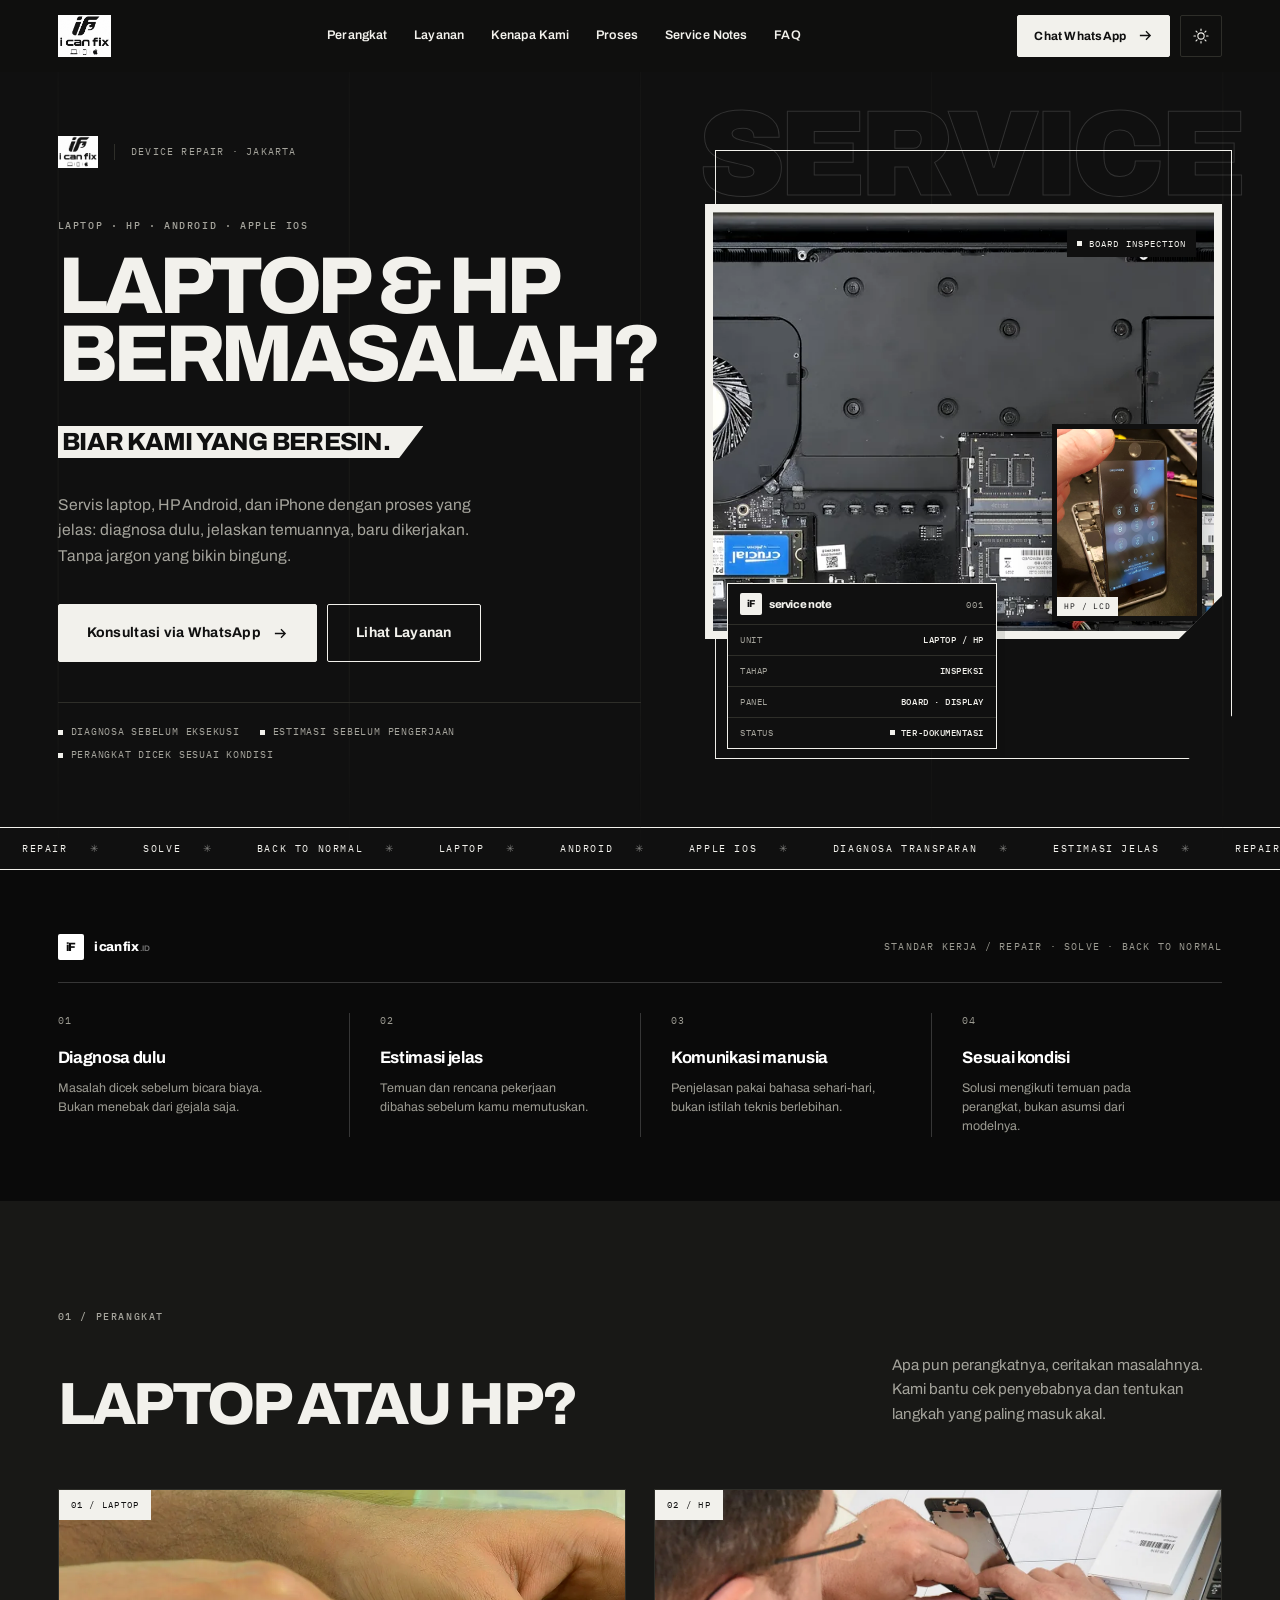
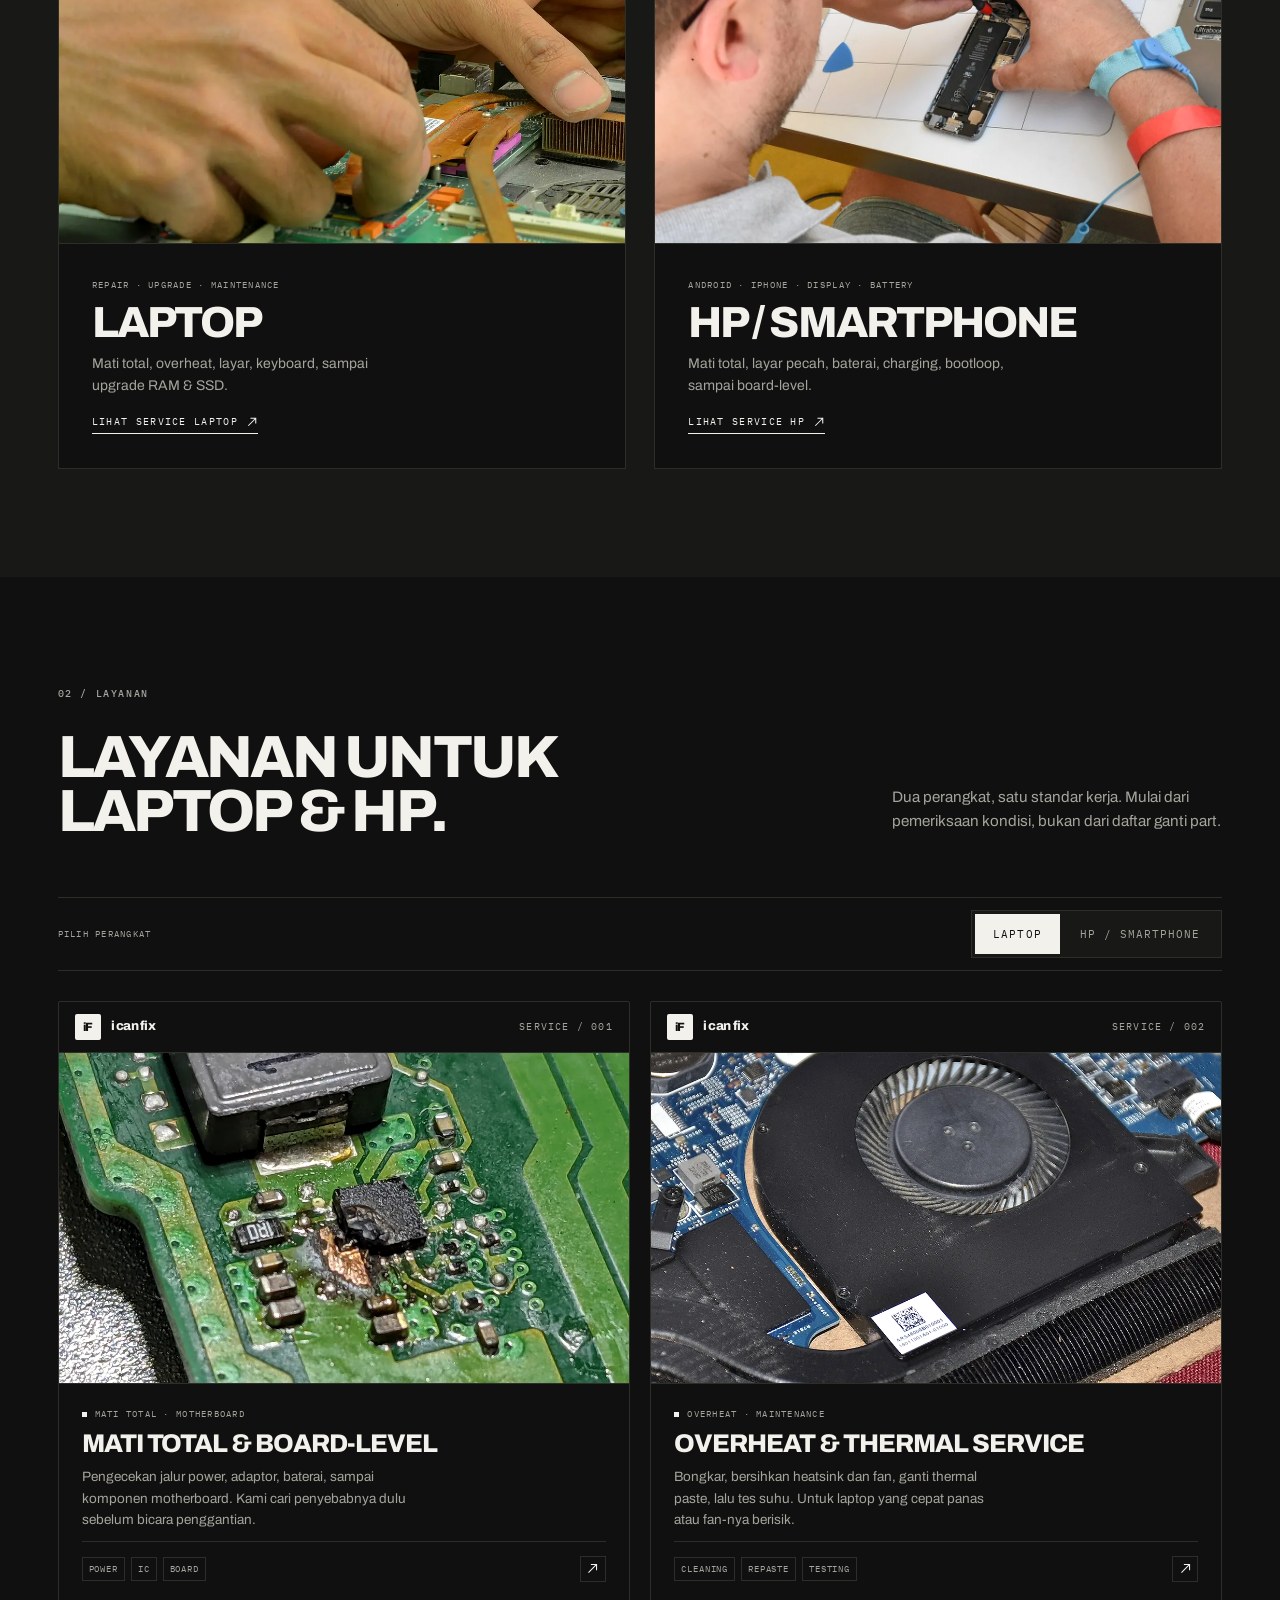
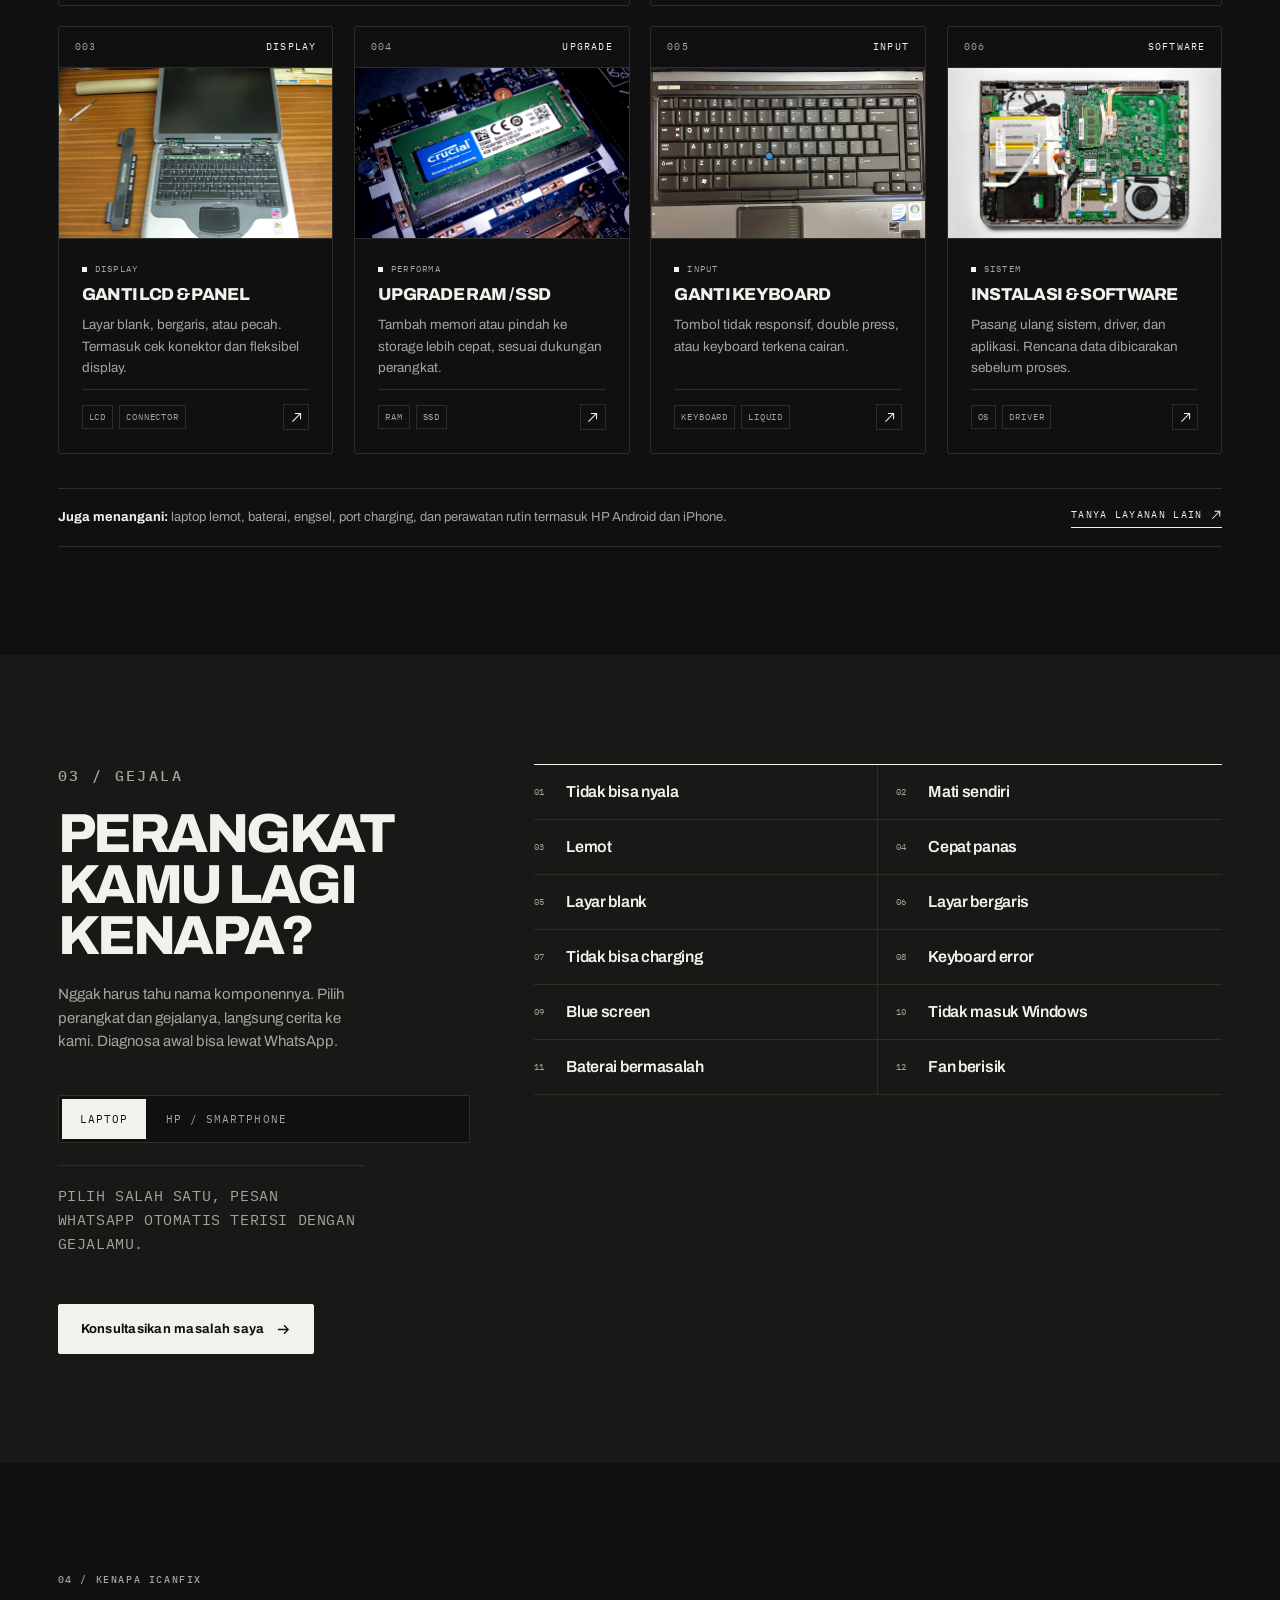
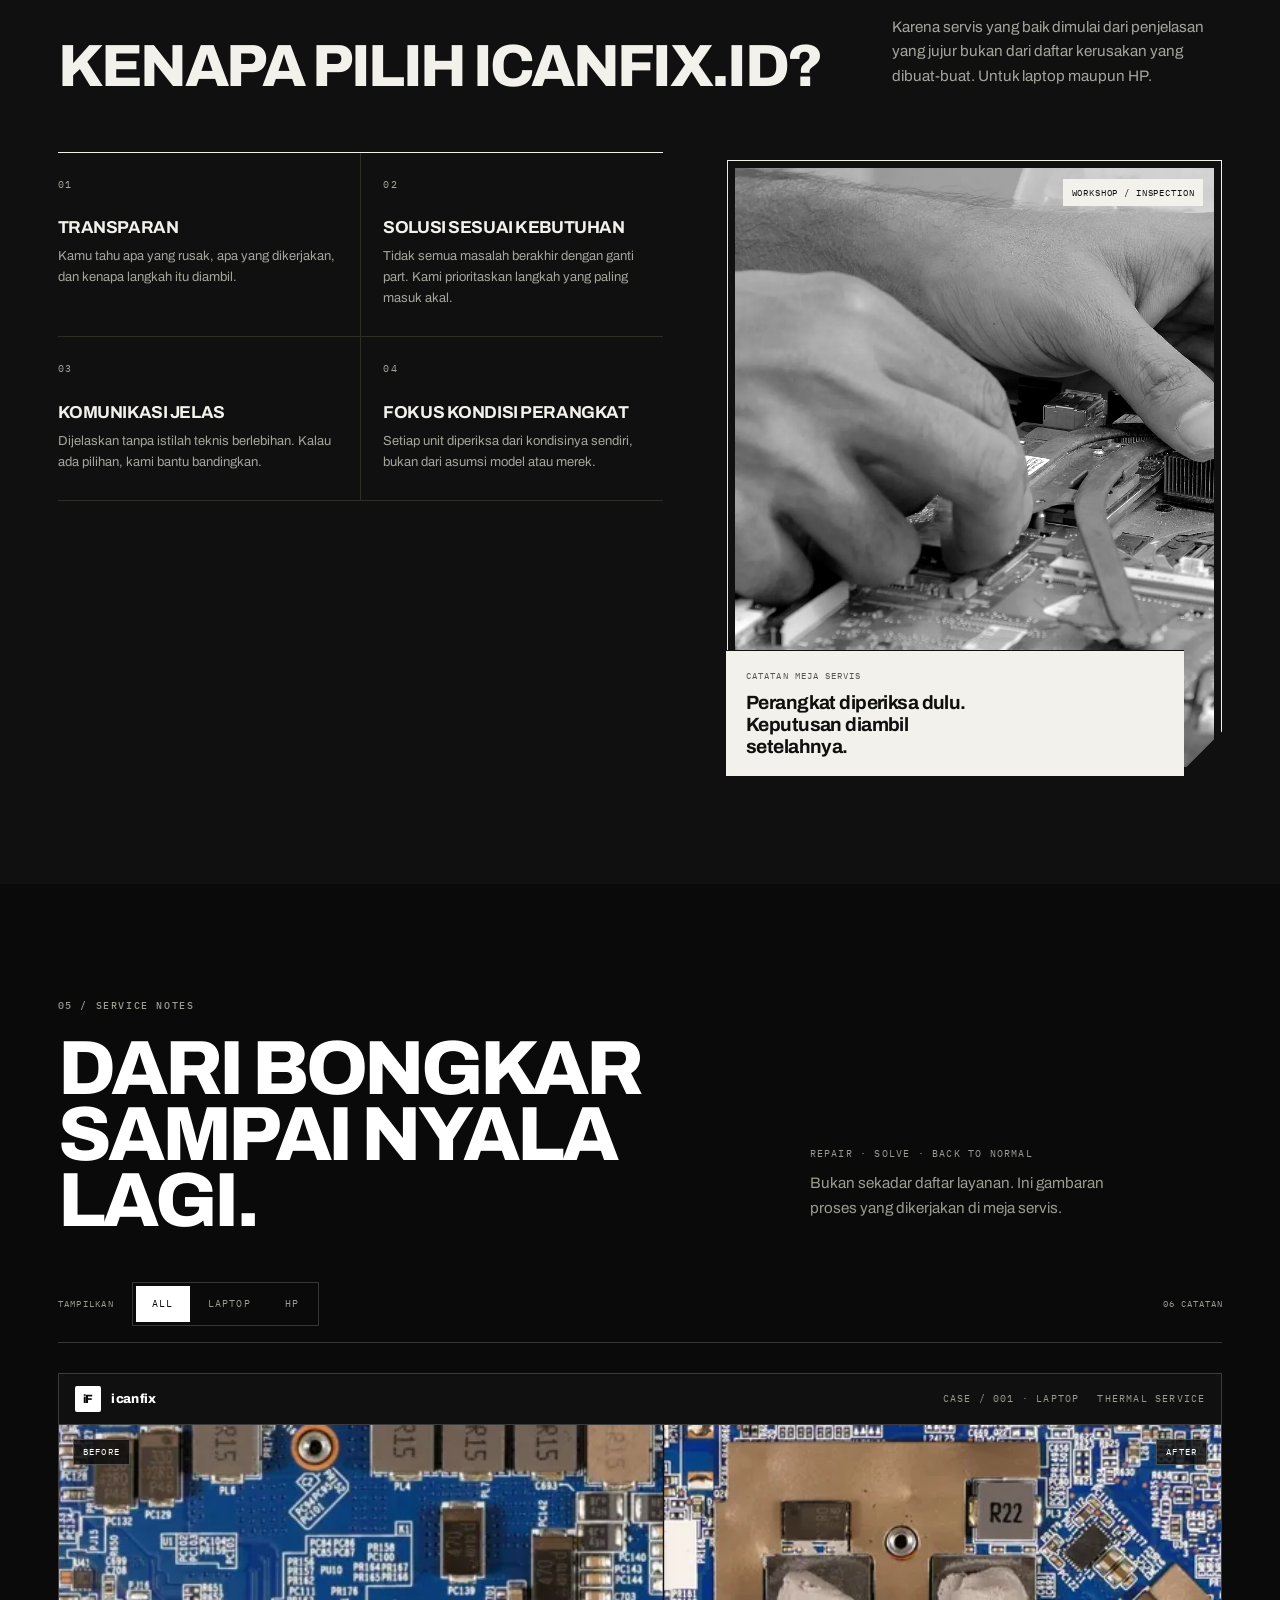
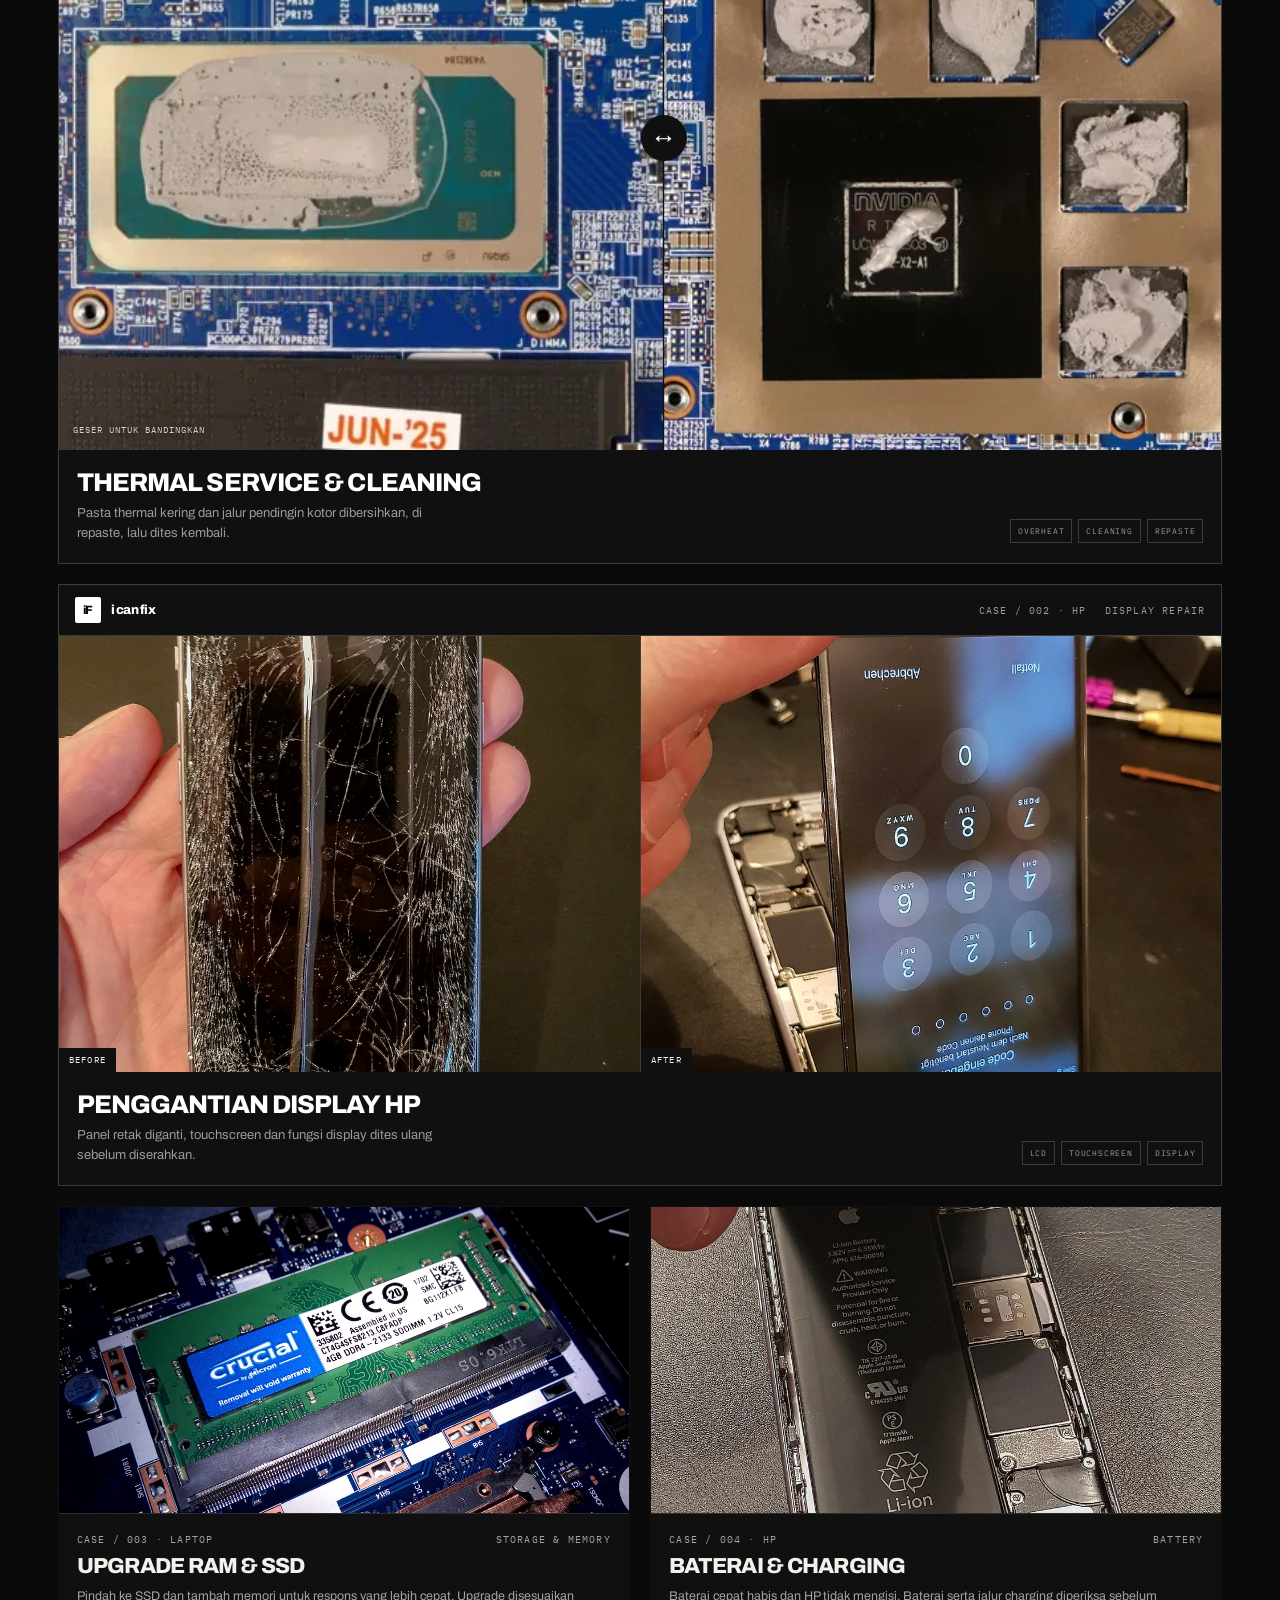
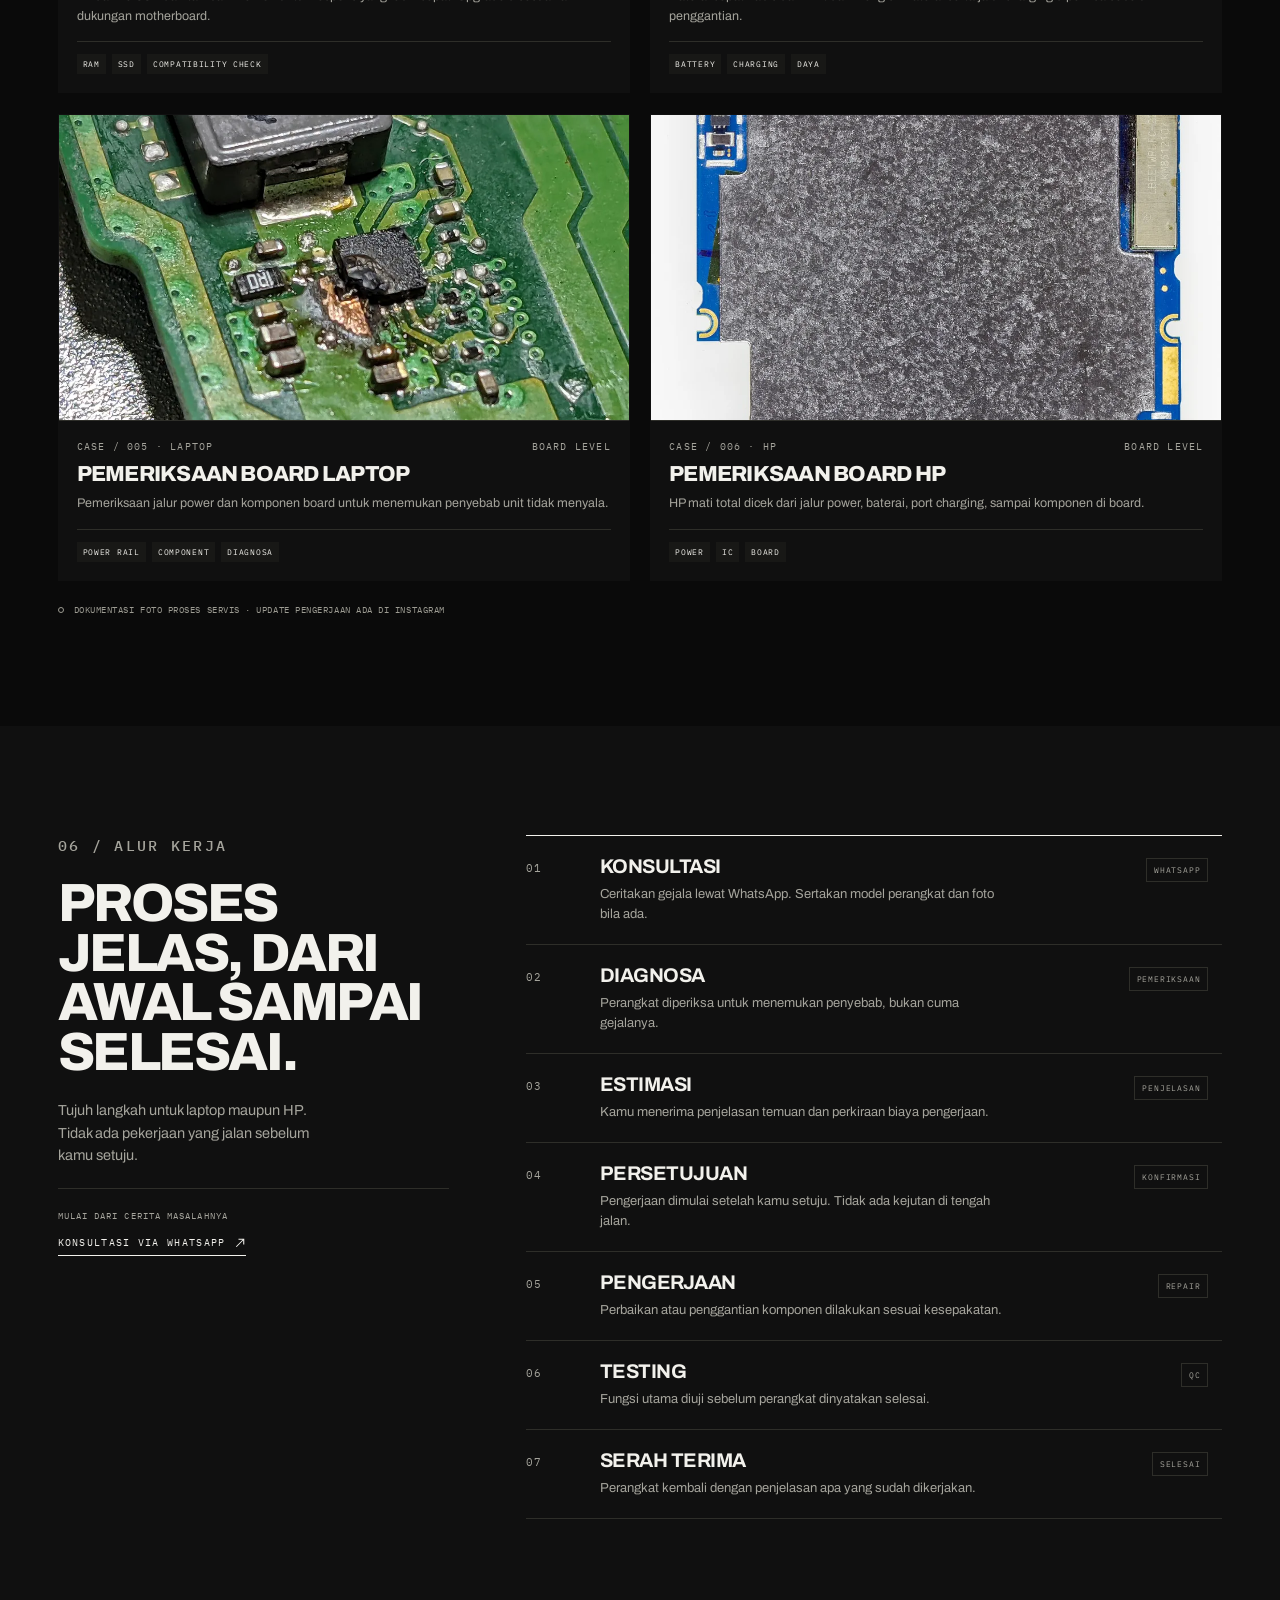
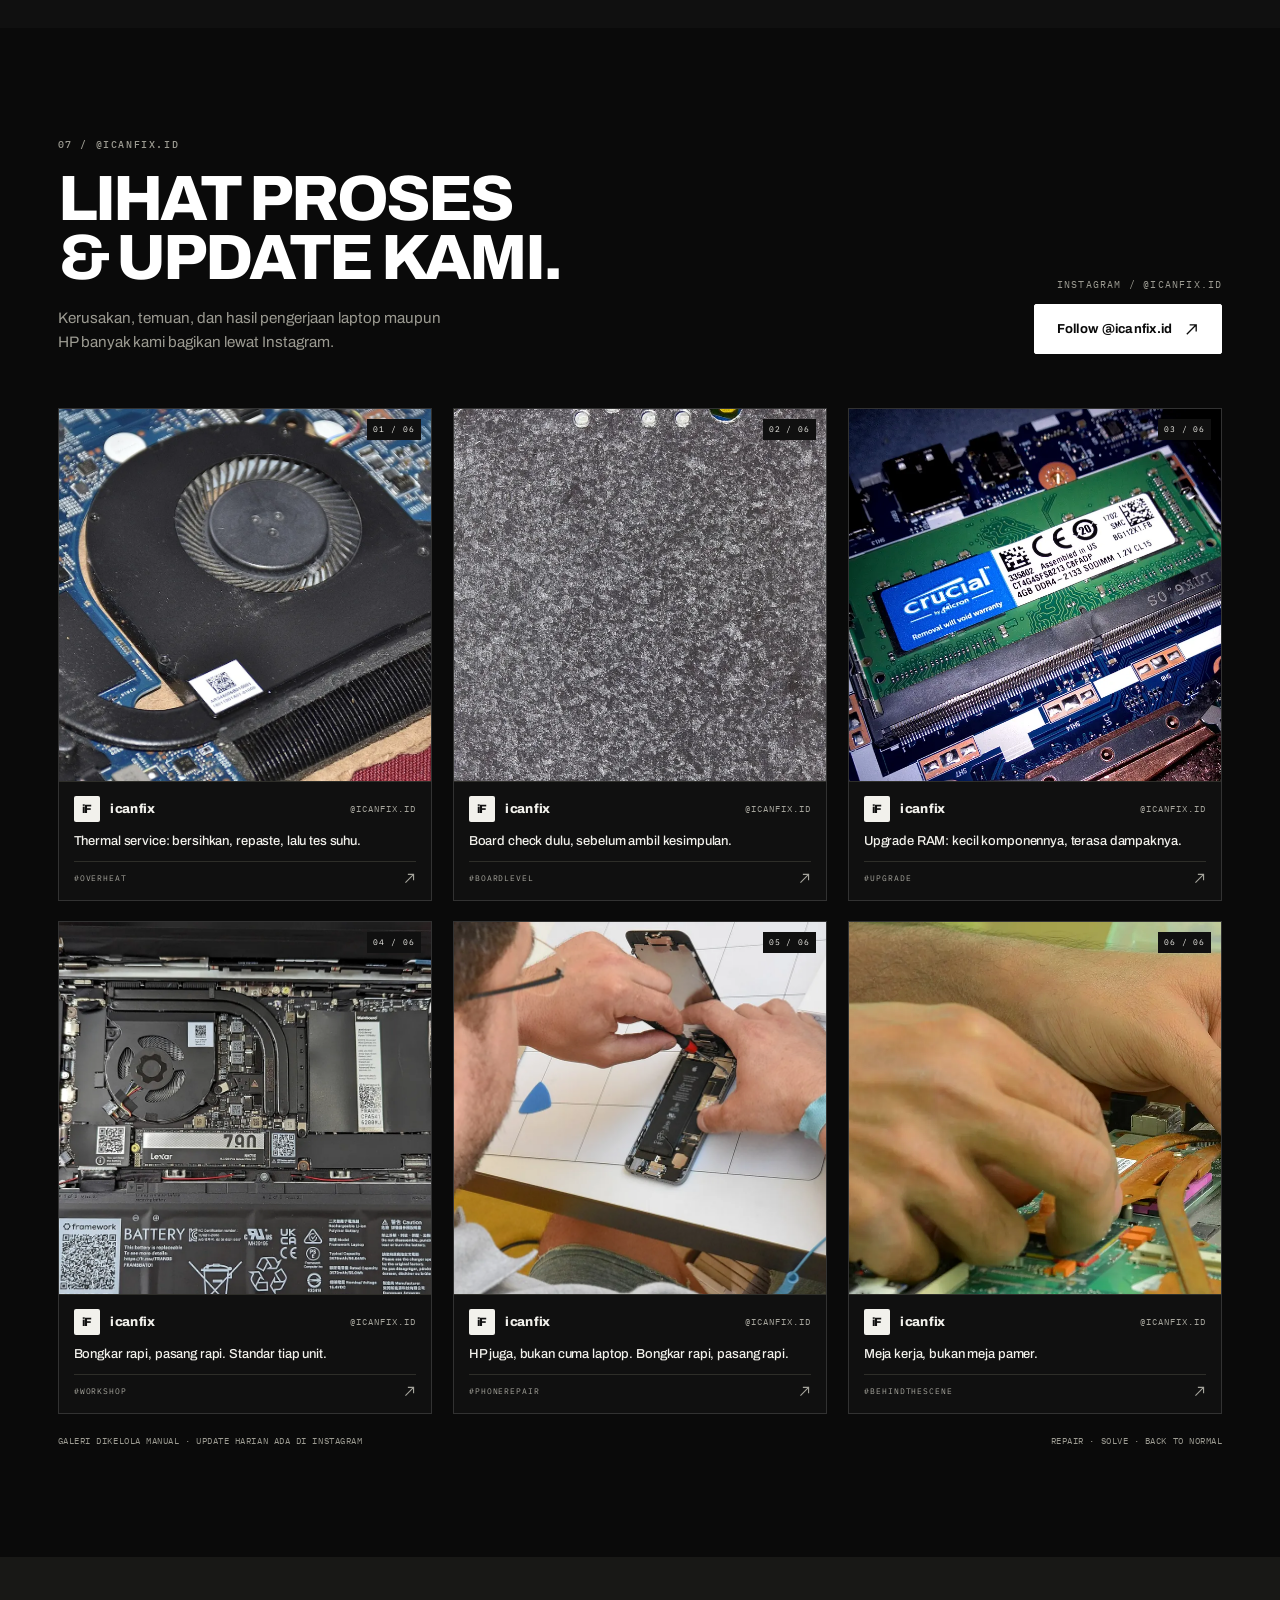
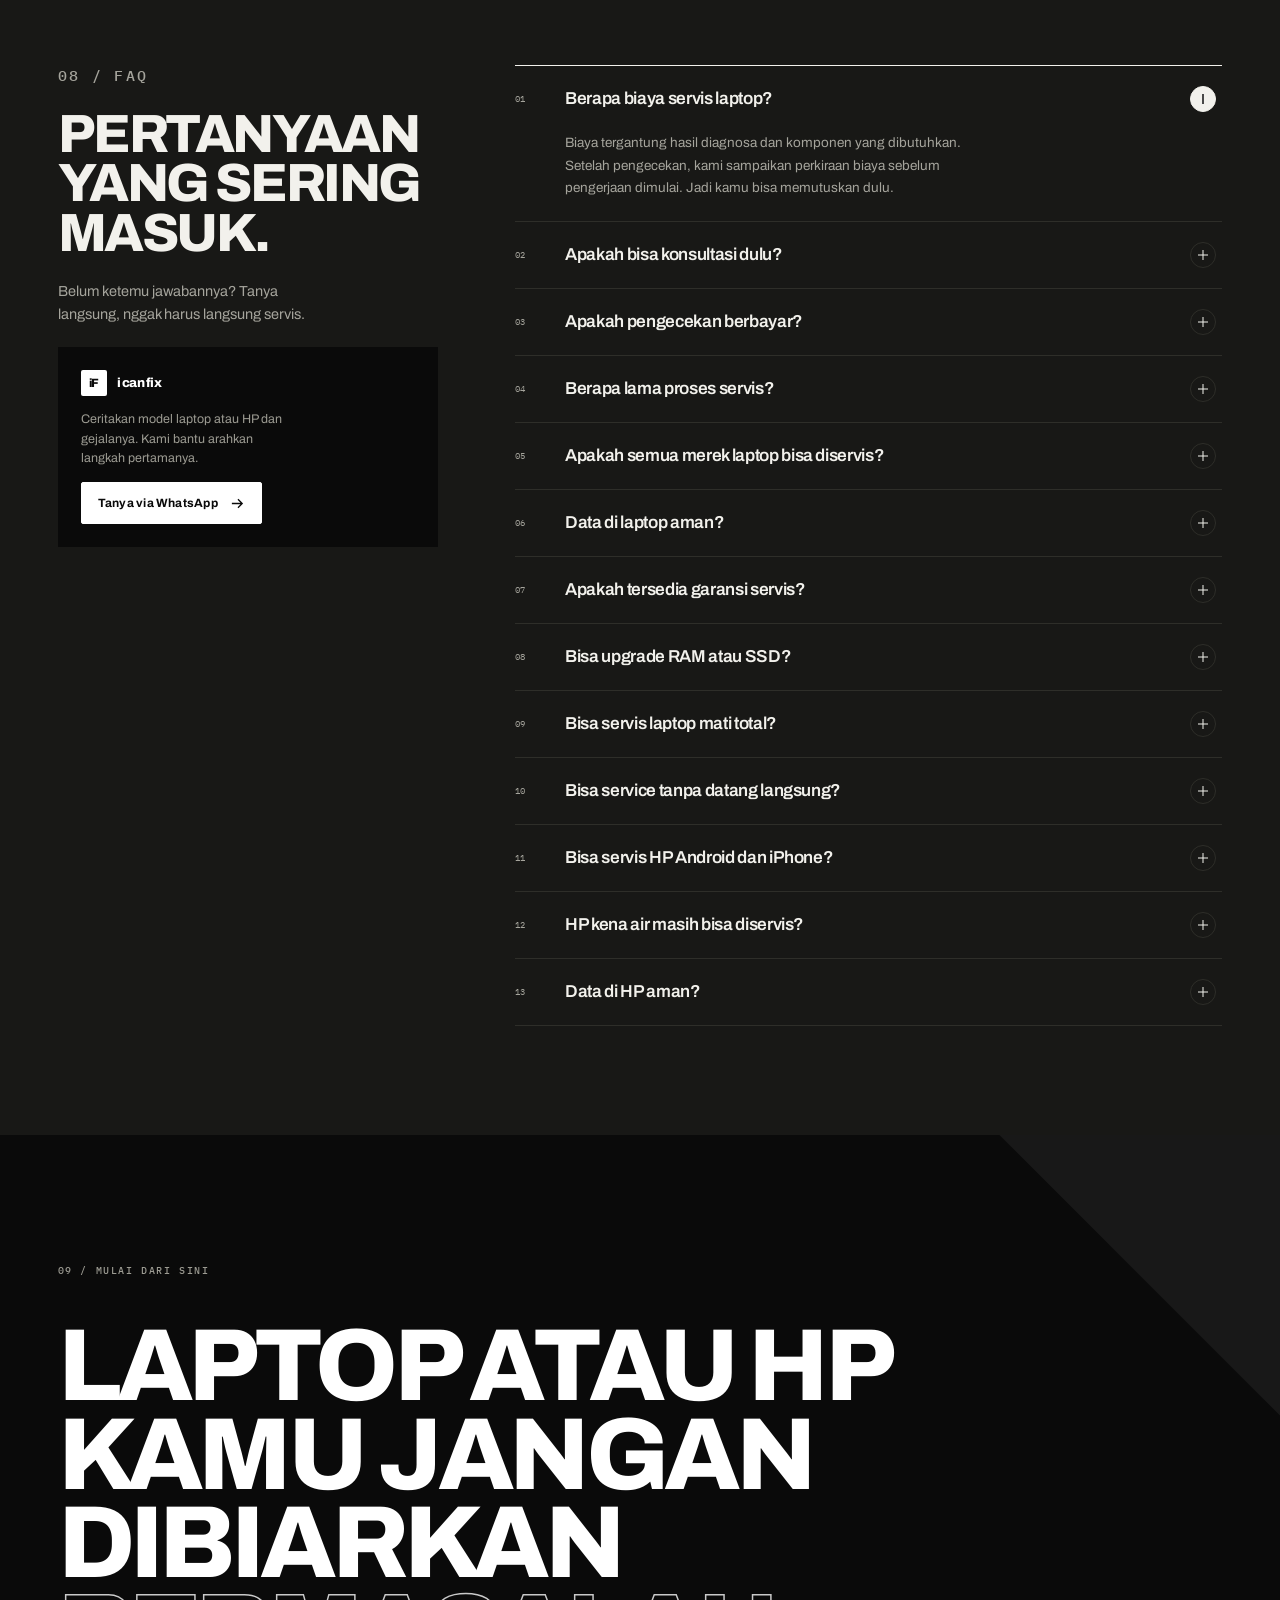
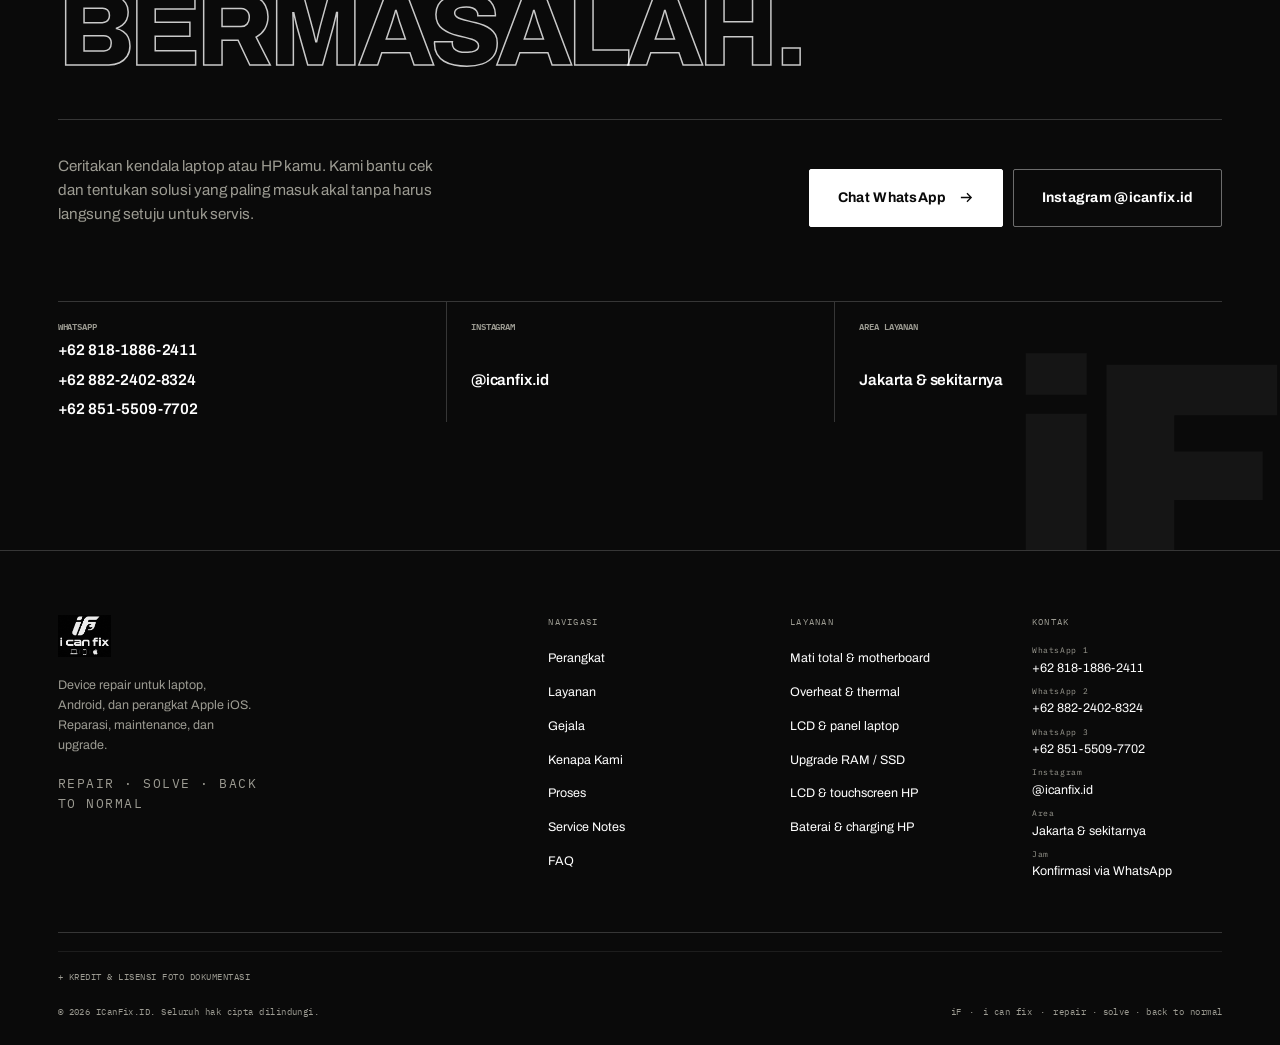
<file: test-dark.html>
﻿<!DOCTYPE html>
<html lang="id" data-theme="dark">
<head>
  <meta charset="UTF-8">
  <meta name="viewport" content="width=device-width, initial-scale=1.0">

  <title>Service Laptop &amp; HP Jakarta | ICanFix.ID</title>
  <meta name="description" content="ICanFix.ID melayani service laptop dan HP: Android maupun iPhone. Perbaikan hardware, software, maintenance, dan upgrade. Diagnosa dulu, estimasi jelas, baru dikerjakan. Konsultasi via WhatsApp.">
  <meta name="theme-color" content="#ffffff">
  <meta name="color-scheme" content="light dark">
  <script>
    (function () {
      try {
        var saved = localStorage.getItem("icanfix-theme");
        var dark = saved ? saved === "dark" : window.matchMedia("(prefers-color-scheme: dark)").matches;
        if (dark) document.documentElement.setAttribute("data-theme", "dark");
      } catch (e) {}
    })();
  </script>

  <link rel="icon" href="assets/img/WhatsApp%20Image%202026-11-12%20at%2016.58.43.jpeg" type="image/jpeg">
  <link rel="apple-touch-icon" href="assets/img/WhatsApp%20Image%202026-11-12%20at%2016.58.43.jpeg">
  <link rel="canonical" href="https://icanfix.my.id/">

  <!-- Open Graph / social -->
  <meta property="og:type" content="website">
  <meta property="og:locale" content="id_ID">
  <meta property="og:site_name" content="ICanFix.ID">
  <meta property="og:title" content="Service Laptop &amp; HP Jakarta | ICanFix.ID">
  <meta property="og:description" content="Laptop atau HP bermasalah? Diagnosa dulu, estimasi jelas, baru dikerjakan. Service laptop, Android, dan iPhone.">
  <meta property="og:url" content="https://icanfix.my.id/">
  <meta property="og:image" content="https://icanfix.my.id/assets/img/og-icanfix.jpg">
  <meta property="og:image:width" content="1200">
  <meta property="og:image:height" content="630">
  <meta property="og:image:alt" content="Pemeriksaan laptop dan HP di meja servis">
  <meta name="twitter:card" content="summary_large_image">
  <meta name="twitter:title" content="Service Laptop &amp; HP Jakarta | ICanFix.ID">
  <meta name="twitter:description" content="Diagnosa dulu, estimasi jelas, baru dikerjakan. Konsultasikan masalah laptop atau HP kamu via WhatsApp.">
  <meta name="twitter:image" content="https://icanfix.my.id/assets/img/og-icanfix.jpg">

  <link rel="preconnect" href="https://fonts.googleapis.com">
  <link rel="preconnect" href="https://fonts.gstatic.com" crossorigin>
  <link href="https://fonts.googleapis.com/css2?family=Archivo:wght@400;500;600;700;800;900&family=IBM+Plex+Mono:wght@400;500&display=swap" rel="stylesheet">

  <link rel="preload" as="image" href="assets/img/hero-board-1100.webp" imagesrcset="assets/img/hero-board-700.webp 700w, assets/img/hero-board-1100.webp 1100w" imagesizes="(max-width: 980px) 92vw, 42vw" fetchpriority="high">
  <link rel="preload" as="image" href="assets/img/phone-screen-after-900.webp" fetchpriority="high">
  <link rel="stylesheet" href="assets/css/style.css">

  <script>document.documentElement.classList.add('js');</script>

  <script type="application/ld+json">
  {
    "@context": "https://schema.org",
    "@graph": [
      {
        "@type": "Organization",
        "@id": "https://icanfix.my.id/#organization",
        "name": "ICanFix.ID",
        "url": "https://icanfix.my.id/",
        "logo": "https://icanfix.my.id/assets/img/WhatsApp%20Image%202026-11-12%20at%2016.58.43.jpeg",
        "image": "https://icanfix.my.id/assets/img/WhatsApp%20Image%202026-11-12%20at%2016.58.43.jpeg",
        "description": "Layanan perbaikan laptop, Android, dan perangkat Apple iOS. Diagnosa, perbaikan hardware dan software, maintenance, serta upgrade perangkat.",
        "areaServed": {
          "@type": "Place",
          "name": "Jakarta, Indonesia"
        },
        "sameAs": ["https://www.instagram.com/icanfix.id/"],
        "contactPoint": [
          {
            "@type": "ContactPoint",
            "contactType": "customer service",
            "telephone": "+62-818-1886-2411",
            "availableLanguage": ["id"]
          },
          {
            "@type": "ContactPoint",
            "contactType": "customer service",
            "telephone": "+62-882-2402-8324",
            "availableLanguage": ["id"]
          }
        ]
      },
      {
        "@type": "Service",
        "name": "Service dan Perbaikan Laptop",
        "serviceType": "Laptop repair",
        "provider": { "@id": "https://icanfix.my.id/#organization" },
        "areaServed": {
          "@type": "Place",
          "name": "Jakarta, Indonesia"
        },
        "description": "Pemeriksaan dan perbaikan laptop: mati total, motherboard, layar, keyboard, overheat, upgrade RAM/SSD, instalasi software, dan perawatan berkala."
      },
      {
        "@type": "Service",
        "name": "Service dan Perbaikan HP / Smartphone",
        "serviceType": "Smartphone repair",
        "provider": { "@id": "https://icanfix.my.id/#organization" },
        "areaServed": {
          "@type": "Place",
          "name": "Jakarta, Indonesia"
        },
        "description": "Pemeriksaan dan perbaikan HP Android dan iPhone: mati total, LCD dan touchscreen, baterai, charging, bootloop, kamera, speaker, serta perbaikan board-level."
      },
      {
        "@type": "WebSite",
        "@id": "https://icanfix.my.id/#website",
        "url": "https://icanfix.my.id/",
        "name": "ICanFix.ID",
        "inLanguage": "id-ID",
        "publisher": { "@id": "https://icanfix.my.id/#organization" }
      }
    ]
  }
  </script>
</head>
<body id="top">

  <a class="skip-link" href="#main">Lewati ke konten utama</a>

  <!-- ================= NAV ================= -->
  <header class="nav" id="site-nav">
    <div class="nav__inner wrap">
      <a class="brand" href="#top" aria-label="ICanFix.ID, kembali ke atas">
        <img class="brand__logo" src="assets/img/icanfix-logo.jpg" alt="ICanFix.ID">
      </a>

      <nav class="nav__links" aria-label="Navigasi utama">
        <a href="#perangkat">Perangkat</a>
        <a href="#layanan">Layanan</a>
        <a href="#kenapa">Kenapa Kami</a>
        <a href="#proses">Proses</a>
        <a href="#service-notes">Service Notes</a>
        <a href="#faq">FAQ</a>
      </nav>

      <div class="nav__actions">
        <a class="btn btn--sm btn--nav" href="https://wa.me/6288224028324" data-wa-default target="_blank" rel="noopener">
          Chat WhatsApp
          <svg viewBox="0 0 16 16" fill="none" aria-hidden="true"><path d="M2 8h11M8.5 3.5 13 8l-4.5 4.5" stroke="currentColor" stroke-width="1.4"/></svg>
        </a>
        <button class="theme-toggle" type="button" id="theme-toggle" aria-label="Ganti ke mode gelap" aria-pressed="false" title="Mode gelap">
          <svg class="theme-toggle__moon" viewBox="0 0 24 24" fill="none" aria-hidden="true">
            <path d="M20.4 14.6A8.7 8.7 0 0 1 9.4 3.6a8.7 8.7 0 1 0 11 11Z" stroke="currentColor" stroke-width="1.5" stroke-linejoin="round"/>
          </svg>
          <svg class="theme-toggle__sun" viewBox="0 0 24 24" fill="none" aria-hidden="true">
            <circle cx="12" cy="12" r="4.2" stroke="currentColor" stroke-width="1.5"/>
            <path d="M12 2.6v2M12 19.4v2M2.6 12h2M19.4 12h2M5.4 5.4l1.4 1.4M17.2 17.2l1.4 1.4M18.6 5.4l-1.4 1.4M6.8 17.2l-1.4 1.4" stroke="currentColor" stroke-width="1.5" stroke-linecap="round"/>
          </svg>
          <span class="sr-only">Mode gelap</span>
        </button>
        <button class="nav__toggle" type="button" aria-expanded="false" aria-controls="mobile-menu" id="menu-toggle">
          <span></span><span></span><span></span>
          <span class="sr-only">Buka menu</span>
        </button>
      </div>
    </div>
  </header>

  <div class="menu" id="mobile-menu" aria-label="Menu seluler">
    <nav class="menu__links" aria-label="Navigasi seluler">
      <a href="#perangkat"><span>01</span>Perangkat</a>
      <a href="#layanan"><span>02</span>Layanan</a>
      <a href="#gejala"><span>03</span>Gejala</a>
      <a href="#kenapa"><span>04</span>Kenapa Kami</a>
      <a href="#proses"><span>05</span>Proses</a>
      <a href="#service-notes"><span>06</span>Service Notes</a>
      <a href="#faq"><span>07</span>FAQ</a>
    </nav>
    <div class="menu__actions">
      <a class="btn" href="https://wa.me/6288224028324" data-wa-default target="_blank" rel="noopener">
        Konsultasi via WhatsApp
        <svg viewBox="0 0 16 16" fill="none" aria-hidden="true"><path d="M2 8h11M8.5 3.5 13 8l-4.5 4.5" stroke="currentColor" stroke-width="1.4"/></svg>
      </a>
      <a class="btn btn--ghost" href="https://www.instagram.com/icanfix.id/" target="_blank" rel="noopener" data-ig>Instagram @icanfix.id</a>
    </div>
    <div class="menu__meta">
      <span>DEVICE REPAIR · LAPTOP · ANDROID · APPLE iOS</span>
      <span>JAKARTA &amp; SEKITARNYA</span>
      <span>REPAIR · SOLVE · BACK TO NORMAL</span>
    </div>
  </div>

  <main id="main">

    <!-- ================= HERO ================= -->
    <section class="hero" aria-labelledby="hero-title">
      <div class="wrap">
        <div class="hero__grid">
          <div class="hero__copy">
            <div class="hero__topline">
              <span class="brand brand--sm" aria-hidden="true">
                <img class="brand__logo" src="assets/img/icanfix-logo.jpg" alt="">
              </span>
              <span class="mono">Device repair · Jakarta</span>
            </div>

            <p class="eyebrow hero__eyebrow">Laptop · HP · Android · Apple iOS</p>

            <h1 class="hero__title" id="hero-title">
              <span class="hero__line">Laptop &amp; HP</span>
              <span class="hero__line">bermasalah?</span>
              <span class="hero__statement">Biar kami yang beresin.</span>
            </h1>

            <p class="hero__lead">
              Servis laptop, HP Android, dan iPhone dengan proses yang jelas: diagnosa dulu,
              jelaskan temuannya, baru dikerjakan. Tanpa jargon yang bikin bingung.
            </p>

            <div class="hero__actions">
              <a class="btn btn--lg" href="https://wa.me/6288224028324" data-wa-default target="_blank" rel="noopener">
                Konsultasi via WhatsApp
                <svg viewBox="0 0 16 16" fill="none" aria-hidden="true"><path d="M2 8h11M8.5 3.5 13 8l-4.5 4.5" stroke="currentColor" stroke-width="1.4"/></svg>
              </a>
              <a class="btn btn--ghost btn--lg" href="#layanan">Lihat Layanan</a>
            </div>

            <ul class="hero__micro">
              <li>Diagnosa sebelum eksekusi</li>
              <li>Estimasi sebelum pengerjaan</li>
              <li>Perangkat dicek sesuai kondisi</li>
            </ul>
          </div>

          <div class="hero__visual">
            <span class="hero__ghost" aria-hidden="true">Service</span>
            <div class="hero__offset" aria-hidden="true"></div>
            <figure class="hero__frame">
              <div class="hero__media">
                <img
                  src="assets/img/hero-board-1100.webp"
                  srcset="assets/img/hero-board-700.webp 700w, assets/img/hero-board-1100.webp 1100w"
                  sizes="(max-width: 980px) 92vw, 42vw"
                  width="1100" height="825"
                  alt="Bagian dalam laptop: kipas, modul RAM, dan SSD yang terlihat saat proses pemeriksaan"
                  fetchpriority="high" decoding="async">
                <span class="hero__frame-label">Board inspection</span>
                <div class="hero__phone">
                  <img src="assets/img/phone-screen-after-900.webp" width="900" height="1125"
                    alt="Display iPhone yang sudah menyala normal setelah proses penggantian layar"
                    fetchpriority="high" decoding="async">
                  <span class="hero__phone-label">HP / LCD</span>
                </div>
              </div>
              <figcaption class="sr-only">Dokumentasi pemeriksaan laptop dan HP di meja servis.</figcaption>
            </figure>

            <div class="hero__spec" aria-hidden="true">
              <div class="hero__spec-top">
                <span class="brand" style="gap:7px">
                  <span class="brand__mark" style="width:22px;height:22px;font-size:10px">iF</span>
                  <span class="brand__word" style="font-size:11px">service note</span>
                </span>
                <span class="mono">001</span>
              </div>
              <div class="hero__spec-rows">
                <div class="hero__spec-row"><span>Unit</span><span>Laptop / HP</span></div>
                <div class="hero__spec-row"><span>Tahap</span><span>Inspeksi</span></div>
                <div class="hero__spec-row"><span>Panel</span><span>Board · Display</span></div>
                <div class="hero__spec-row hero__spec-row--status"><span>Status</span><span>Ter-dokumentasi</span></div>
              </div>
            </div>
          </div>
        </div>
      </div>

      <div class="marquee" aria-hidden="true">
        <div class="marquee__track">
          <div class="marquee__group">
            <span>Repair</span><span>Solve</span><span>Back to normal</span><span>Laptop</span><span>Android</span><span>Apple iOS</span><span>Diagnosa transparan</span><span>Estimasi jelas</span>
          </div>
          <div class="marquee__group">
            <span>Repair</span><span>Solve</span><span>Back to normal</span><span>Laptop</span><span>Android</span><span>Apple iOS</span><span>Diagnosa transparan</span><span>Estimasi jelas</span>
          </div>
        </div>
      </div>
    </section>

    <!-- ================= TRUST ================= -->
    <section class="sec sec--dark trust" aria-label="Cara kami bekerja">
      <div class="wrap">
        <div class="trust__head">
          <span class="brand brand--inv brand--sm" aria-hidden="true">
            <span class="brand__mark">iF</span>
            <span class="brand__word">i can fix<span class="brand__id">.ID</span></span>
          </span>
          <span class="mono">Standar kerja / Repair · Solve · Back to normal</span>
        </div>
        <ul class="trust__grid">
          <li class="trust__item">
            <span class="mono trust__num">01</span>
            <h3>Diagnosa dulu</h3>
            <p>Masalah dicek sebelum bicara biaya. Bukan menebak dari gejala saja.</p>
          </li>
          <li class="trust__item">
            <span class="mono trust__num">02</span>
            <h3>Estimasi jelas</h3>
            <p>Temuan dan rencana pekerjaan dibahas sebelum kamu memutuskan.</p>
          </li>
          <li class="trust__item">
            <span class="mono trust__num">03</span>
            <h3>Komunikasi manusia</h3>
            <p>Penjelasan pakai bahasa sehari-hari, bukan istilah teknis berlebihan.</p>
          </li>
          <li class="trust__item">
            <span class="mono trust__num">04</span>
            <h3>Sesuai kondisi</h3>
            <p>Solusi mengikuti temuan pada perangkat, bukan asumsi dari modelnya.</p>
          </li>
        </ul>
      </div>
    </section>

    <!-- ================= DEVICE PILLARS ================= -->
    <section class="sec sec--bone device-pillars" id="perangkat" aria-labelledby="perangkat-title">
      <div class="wrap">
        <header class="sec-head" data-reveal>
          <p class="eyebrow">01 / Perangkat</p>
          <div class="sec-head__row">
            <h2 class="sec-title" id="perangkat-title">Laptop atau HP?</h2>
            <p class="sec-lead">
              Apa pun perangkatnya, ceritakan masalahnya. Kami bantu cek penyebabnya
              dan tentukan langkah yang paling masuk akal.
            </p>
          </div>
        </header>

        <div class="pillars">
          <article class="pillar" data-reveal>
            <div class="pillar__media">
              <img src="assets/img/technician-1100.webp" width="1100" height="734" loading="eager" decoding="async"
                alt="Teknisi sedang memeriksa bagian dalam laptop di meja servis">
              <span class="pillar__tag mono">01 / Laptop</span>
            </div>
            <div class="pillar__body">
              <p class="mono pillar__kicker">Repair · Upgrade · Maintenance</p>
              <h3>Laptop</h3>
              <p>Mati total, overheat, layar, keyboard, sampai upgrade RAM &amp; SSD.</p>
              <a class="link-arrow" href="#layanan" data-device-jump="laptop">
                Lihat service laptop
                <svg width="12" height="12" viewBox="0 0 16 16" fill="none" aria-hidden="true"><path d="M3 13 13 3M6 3h7v7" stroke="currentColor" stroke-width="1.4"/></svg>
              </a>
            </div>
          </article>

          <article class="pillar" data-reveal style="--delay:80ms">
            <div class="pillar__media">
              <img src="assets/img/phone-repair-1200.webp" width="1200" height="750" loading="eager" decoding="async"
                alt="Teknisi sedang mengerjakan komponen HP yang sudah dibuka di meja servis">
              <span class="pillar__tag mono">02 / HP</span>
            </div>
            <div class="pillar__body">
              <p class="mono pillar__kicker">Android · iPhone · Display · Battery</p>
              <h3>HP / Smartphone</h3>
              <p>Mati total, layar pecah, baterai, charging, bootloop, sampai board-level.</p>
              <a class="link-arrow" href="#layanan" data-device-jump="phone">
                Lihat service HP
                <svg width="12" height="12" viewBox="0 0 16 16" fill="none" aria-hidden="true"><path d="M3 13 13 3M6 3h7v7" stroke="currentColor" stroke-width="1.4"/></svg>
              </a>
            </div>
          </article>
        </div>
      </div>
    </section>

    <!-- ================= SERVICES ================= -->
    <section class="sec" id="layanan" aria-labelledby="layanan-title" data-device-tabs>
      <div class="wrap">
        <header class="sec-head" data-reveal>
          <p class="eyebrow">02 / Layanan</p>
          <div class="sec-head__row">
            <h2 class="sec-title" id="layanan-title">Layanan untuk laptop &amp; HP.</h2>
            <p class="sec-lead">
              Dua perangkat, satu standar kerja. Mulai dari pemeriksaan kondisi,
              bukan dari daftar ganti part.
            </p>
          </div>
        </header>

        <div class="device-switch" data-reveal>
          <span class="mono device-switch__label">Pilih perangkat</span>
          <div class="device-tabs" role="tablist" aria-label="Pilih perangkat untuk layanan">
            <button class="device-tab" type="button" role="tab" id="device-tab-laptop"
              aria-selected="true" aria-controls="svc-panel-laptop" data-device-tab="laptop">Laptop</button>
            <button class="device-tab" type="button" role="tab" id="device-tab-phone"
              aria-selected="false" aria-controls="svc-panel-phone" tabindex="-1" data-device-tab="phone">HP / Smartphone</button>
          </div>
        </div>

        <div class="svc-panel" id="svc-panel-laptop" role="tabpanel" aria-labelledby="device-tab-laptop" data-device-panel="laptop">
        <div class="svc-grid">
          <!-- Featured 01 -->
          <article class="svc svc--wide" data-reveal>
            <div class="svc__head">
              <span class="brand brand--sm" aria-hidden="true">
                <span class="brand__mark">iF</span>
                <span class="brand__word">i can fix</span>
              </span>
              <span class="mono svc__index">Service / 001</span>
            </div>
            <div class="svc__media">
              <img src="assets/img/board-macro-1100.webp" width="1100" height="825" loading="eager" decoding="async"
                alt="Close-up komponen motherboard laptop yang diperiksa di bawah mikroskop">
            </div>
            <div class="svc__body">
              <p class="svc__kicker">Mati total · Motherboard</p>
              <h3 class="svc__title">Mati total &amp; board-level</h3>
              <p class="svc__desc">
                Pengecekan jalur power, adaptor, baterai, sampai komponen motherboard.
                Kami cari penyebabnya dulu sebelum bicara penggantian.
              </p>
              <div class="svc__foot">
                <div class="svc__tags"><span>Power</span><span>IC</span><span>Board</span></div>
                <span class="svc__arrow" aria-hidden="true"><svg viewBox="0 0 16 16" fill="none"><path d="M3 13 13 3M6 3h7v7" stroke="currentColor" stroke-width="1.3"/></svg></span>
              </div>
            </div>
            <a class="svc__cta" href="https://wa.me/6288224028324" data-wa="Laptop mati total / motherboard" target="_blank" rel="noopener" aria-label="Konsultasikan laptop mati total via WhatsApp"></a>
          </article>

          <!-- Featured 02 -->
          <article class="svc svc--wide" data-reveal style="--delay:80ms">
            <div class="svc__head">
              <span class="brand brand--sm" aria-hidden="true">
                <span class="brand__mark">iF</span>
                <span class="brand__word">i can fix</span>
              </span>
              <span class="mono svc__index">Service / 002</span>
            </div>
            <div class="svc__media">
              <img src="assets/img/heatsink-1100.webp" width="1100" height="825" loading="eager" decoding="async"
                alt="Kipas dan heatsink laptop yang dibongkar untuk dibersihkan dan diganti thermal paste">
            </div>
            <div class="svc__body">
              <p class="svc__kicker">Overheat · Maintenance</p>
              <h3 class="svc__title">Overheat &amp; thermal service</h3>
              <p class="svc__desc">
                Bongkar, bersihkan heatsink dan fan, ganti thermal paste, lalu tes suhu.
                Untuk laptop yang cepat panas atau fan-nya berisik.
              </p>
              <div class="svc__foot">
                <div class="svc__tags"><span>Cleaning</span><span>Repaste</span><span>Testing</span></div>
                <span class="svc__arrow" aria-hidden="true"><svg viewBox="0 0 16 16" fill="none"><path d="M3 13 13 3M6 3h7v7" stroke="currentColor" stroke-width="1.3"/></svg></span>
              </div>
            </div>
            <a class="svc__cta" href="https://wa.me/6288224028324" data-wa="Laptop overheat / thermal service" target="_blank" rel="noopener" aria-label="Konsultasikan laptop overheat via WhatsApp"></a>
          </article>

          <!-- Compact 03 -->
          <article class="svc svc--small" data-reveal>
            <div class="svc__head">
              <span class="mono svc__index">003</span>
              <span class="mono">Display</span>
            </div>
            <div class="svc__media">
              <img src="assets/img/ganti-lcd-1100.webp" width="1100" height="688" loading="eager" decoding="async"
                alt="Laptop yang dibongkar untuk pemeriksaan dan penggantian panel LCD">
            </div>
            <div class="svc__body">
              <p class="svc__kicker">Display</p>
              <h3 class="svc__title">Ganti LCD &amp; panel</h3>
              <p class="svc__desc">Layar blank, bergaris, atau pecah. Termasuk cek konektor dan fleksibel display.</p>
              <div class="svc__foot">
                <div class="svc__tags"><span>LCD</span><span>Connector</span></div>
                <span class="svc__arrow" aria-hidden="true"><svg viewBox="0 0 16 16" fill="none"><path d="M3 13 13 3M6 3h7v7" stroke="currentColor" stroke-width="1.3"/></svg></span>
              </div>
            </div>
            <a class="svc__cta" href="https://wa.me/6288224028324" data-wa="Ganti LCD / layar laptop" target="_blank" rel="noopener" aria-label="Konsultasikan ganti LCD laptop via WhatsApp"></a>
          </article>

          <!-- Compact 04 -->
          <article class="svc svc--small" data-reveal style="--delay:60ms">
            <div class="svc__head">
              <span class="mono svc__index">004</span>
              <span class="mono">Upgrade</span>
            </div>
            <div class="svc__media">
              <img src="assets/img/ram-upgrade-1100.webp" width="1100" height="733" loading="eager" decoding="async"
                alt="Modul RAM laptop terpasang pada slot di motherboard">
            </div>
            <div class="svc__body">
              <p class="svc__kicker">Performa</p>
              <h3 class="svc__title">Upgrade RAM / SSD</h3>
              <p class="svc__desc">Tambah memori atau pindah ke storage lebih cepat, sesuai dukungan perangkat.</p>
              <div class="svc__foot">
                <div class="svc__tags"><span>RAM</span><span>SSD</span></div>
                <span class="svc__arrow" aria-hidden="true"><svg viewBox="0 0 16 16" fill="none"><path d="M3 13 13 3M6 3h7v7" stroke="currentColor" stroke-width="1.3"/></svg></span>
              </div>
            </div>
            <a class="svc__cta" href="https://wa.me/6288224028324" data-wa="Upgrade RAM / SSD" target="_blank" rel="noopener" aria-label="Konsultasikan upgrade RAM atau SSD via WhatsApp"></a>
          </article>

          <!-- Compact 05 -->
          <article class="svc svc--small" data-reveal>
            <div class="svc__head">
              <span class="mono svc__index">005</span>
              <span class="mono">Input</span>
            </div>
            <div class="svc__media">
              <img src="assets/img/ganti-keyboard-1100.webp" width="1100" height="688" loading="eager" decoding="async"
                alt="Keyboard laptop QWERTY yang diperiksa sebelum penggantian">
            </div>
            <div class="svc__body">
              <p class="svc__kicker">Input</p>
              <h3 class="svc__title">Ganti keyboard</h3>
              <p class="svc__desc">Tombol tidak responsif, double press, atau keyboard terkena cairan.</p>
              <div class="svc__foot">
                <div class="svc__tags"><span>Keyboard</span><span>Liquid</span></div>
                <span class="svc__arrow" aria-hidden="true"><svg viewBox="0 0 16 16" fill="none"><path d="M3 13 13 3M6 3h7v7" stroke="currentColor" stroke-width="1.3"/></svg></span>
              </div>
            </div>
            <a class="svc__cta" href="https://wa.me/6288224028324" data-wa="Ganti keyboard laptop" target="_blank" rel="noopener" aria-label="Konsultasikan ganti keyboard laptop via WhatsApp"></a>
          </article>

          <!-- Compact 06 -->
          <article class="svc svc--small" data-reveal style="--delay:60ms">
            <div class="svc__head">
              <span class="mono svc__index">006</span>
              <span class="mono">Software</span>
            </div>
            <div class="svc__media">
              <img src="assets/img/internals-compaq-1100.webp" width="1100" height="733" loading="eager" decoding="async"
                alt="Bagian dalam laptop yang dibongkar untuk pemeriksaan dan instalasi sistem">
            </div>
            <div class="svc__body">
              <p class="svc__kicker">Sistem</p>
              <h3 class="svc__title">Instalasi &amp; software</h3>
              <p class="svc__desc">Pasang ulang sistem, driver, dan aplikasi. Rencana data dibicarakan sebelum proses.</p>
              <div class="svc__foot">
                <div class="svc__tags"><span>OS</span><span>Driver</span></div>
                <span class="svc__arrow" aria-hidden="true"><svg viewBox="0 0 16 16" fill="none"><path d="M3 13 13 3M6 3h7v7" stroke="currentColor" stroke-width="1.3"/></svg></span>
              </div>
            </div>
            <a class="svc__cta" href="https://wa.me/6288224028324" data-wa="Instalasi ulang / software laptop" target="_blank" rel="noopener" aria-label="Konsultasikan instalasi software laptop via WhatsApp"></a>
          </article>
        </div>
        </div><!-- /svc-panel laptop -->

        <div class="svc-panel" id="svc-panel-phone" role="tabpanel" aria-labelledby="device-tab-phone" data-device-panel="phone" hidden>
        <div class="svc-grid">
          <!-- Phone featured 01 -->
          <article class="svc svc--wide" data-reveal>
            <div class="svc__head">
              <span class="brand brand--sm" aria-hidden="true">
                <span class="brand__mark">iF</span>
                <span class="brand__word">i can fix</span>
              </span>
              <span class="mono svc__index">Service / 007</span>
            </div>
            <div class="svc__media">
              <img src="assets/img/phone-board-1000.webp" width="1000" height="625" loading="eager" decoding="async"
                alt="Motherboard HP yang dibongkar untuk pemeriksaan jalur power dan komponen">
            </div>
            <div class="svc__body">
              <p class="svc__kicker">Mati total · Motherboard HP</p>
              <h3 class="svc__title">Mati total &amp; board-level</h3>
              <p class="svc__desc">
                Pengecekan jalur power, baterai, port charging, sampai komponen board.
                Kami cari penyebabnya dulu sebelum bicara penggantian.
              </p>
              <div class="svc__foot">
                <div class="svc__tags"><span>Power</span><span>IC</span><span>Board</span></div>
                <span class="svc__arrow" aria-hidden="true"><svg viewBox="0 0 16 16" fill="none"><path d="M3 13 13 3M6 3h7v7" stroke="currentColor" stroke-width="1.3"/></svg></span>
              </div>
            </div>
            <a class="svc__cta" href="https://wa.me/6288224028324" data-wa="HP mati total / board-level" target="_blank" rel="noopener" aria-label="Konsultasikan HP mati total via WhatsApp"></a>
          </article>

          <!-- Phone featured 02 -->
          <article class="svc svc--wide" data-reveal style="--delay:80ms">
            <div class="svc__head">
              <span class="brand brand--sm" aria-hidden="true">
                <span class="brand__mark">iF</span>
                <span class="brand__word">i can fix</span>
              </span>
              <span class="mono svc__index">Service / 008</span>
            </div>
            <div class="svc__media">
              <img src="assets/img/phone-screen-before-1100.webp" width="1100" height="687" loading="eager" decoding="async"
                alt="Layar HP retak dan pecah sebelum proses penggantian display">
            </div>
            <div class="svc__body">
              <p class="svc__kicker">Display · Touchscreen</p>
              <h3 class="svc__title">Ganti LCD &amp; touchscreen</h3>
              <p class="svc__desc">
                Layar pecah, blank, atau touchscreen tidak responsif. Cek panel dan
                fleksibel display dulu sebelum menentukan penggantian.
              </p>
              <div class="svc__foot">
                <div class="svc__tags"><span>LCD</span><span>Touch</span><span>Flex</span></div>
                <span class="svc__arrow" aria-hidden="true"><svg viewBox="0 0 16 16" fill="none"><path d="M3 13 13 3M6 3h7v7" stroke="currentColor" stroke-width="1.3"/></svg></span>
              </div>
            </div>
            <a class="svc__cta" href="https://wa.me/6288224028324" data-wa="Ganti LCD / touchscreen HP" target="_blank" rel="noopener" aria-label="Konsultasikan ganti LCD HP via WhatsApp"></a>
          </article>

          <!-- Phone compact 03 -->
          <article class="svc svc--small" data-reveal>
            <div class="svc__head">
              <span class="mono svc__index">009</span>
              <span class="mono">Battery</span>
            </div>
            <div class="svc__media">
              <img src="assets/img/phone-battery-1000.webp" width="1000" height="625" loading="eager" decoding="async"
                alt="Baterai HP yang terlihat setelah perangkat dibuka">
            </div>
            <div class="svc__body">
              <p class="svc__kicker">Daya · Baterai</p>
              <h3 class="svc__title">Baterai &amp; charging</h3>
              <p class="svc__desc">Baterai cepat habis atau HP tidak charging. Cek baterai, port, dan jalur daya.</p>
              <div class="svc__foot">
                <div class="svc__tags"><span>Battery</span><span>Charging</span></div>
                <span class="svc__arrow" aria-hidden="true"><svg viewBox="0 0 16 16" fill="none"><path d="M3 13 13 3M6 3h7v7" stroke="currentColor" stroke-width="1.3"/></svg></span>
              </div>
            </div>
            <a class="svc__cta" href="https://wa.me/6288224028324" data-wa="Baterai / charging HP" target="_blank" rel="noopener" aria-label="Konsultasikan baterai atau charging HP via WhatsApp"></a>
          </article>

          <!-- Phone compact 04 -->
          <article class="svc svc--small" data-reveal style="--delay:60ms">
            <div class="svc__head">
              <span class="mono svc__index">010</span>
              <span class="mono">Software</span>
            </div>
            <div class="svc__media">
              <img src="assets/img/bootloop-1100.webp" width="1100" height="688" loading="eager" decoding="async"
                alt="Layar HP yang tertahan di logo saat booting">
            </div>
            <div class="svc__body">
              <p class="svc__kicker">Sistem · Bootloop</p>
              <h3 class="svc__title">Software &amp; bootloop</h3>
              <p class="svc__desc">Stuck logo, bootloop, atau sistem bermasalah. Rencana data dibicarakan dulu.</p>
              <div class="svc__foot">
                <div class="svc__tags"><span>OS</span><span>Bootloop</span></div>
                <span class="svc__arrow" aria-hidden="true"><svg viewBox="0 0 16 16" fill="none"><path d="M3 13 13 3M6 3h7v7" stroke="currentColor" stroke-width="1.3"/></svg></span>
              </div>
            </div>
            <a class="svc__cta" href="https://wa.me/6288224028324" data-wa="Software / bootloop HP" target="_blank" rel="noopener" aria-label="Konsultasikan software atau bootloop HP via WhatsApp"></a>
          </article>

          <!-- Phone compact 05 -->
          <article class="svc svc--small" data-reveal>
            <div class="svc__head">
              <span class="mono svc__index">011</span>
              <span class="mono">Components</span>
            </div>
            <div class="svc__media">
              <img src="assets/img/phone-flex-1000.webp" width="1000" height="625" loading="eager" decoding="async"
                alt="Komponen dan fleksibel kamera serta speaker HP yang dibongkar">
            </div>
            <div class="svc__body">
              <p class="svc__kicker">Kamera · Speaker · Tombol</p>
              <h3 class="svc__title">Komponen &amp; tombol</h3>
              <p class="svc__desc">Kamera blur, speaker pecah, atau tombol tidak responsif. Dicek komponen dan fleksibelnya.</p>
              <div class="svc__foot">
                <div class="svc__tags"><span>Camera</span><span>Speaker</span></div>
                <span class="svc__arrow" aria-hidden="true"><svg viewBox="0 0 16 16" fill="none"><path d="M3 13 13 3M6 3h7v7" stroke="currentColor" stroke-width="1.3"/></svg></span>
              </div>
            </div>
            <a class="svc__cta" href="https://wa.me/6288224028324" data-wa="Kamera / speaker / tombol HP" target="_blank" rel="noopener" aria-label="Konsultasikan komponen HP via WhatsApp"></a>
          </article>

          <!-- Phone compact 06 -->
          <article class="svc svc--small" data-reveal style="--delay:60ms">
            <div class="svc__head">
              <span class="mono svc__index">012</span>
              <span class="mono">Inspection</span>
            </div>
            <div class="svc__media">
              <img src="assets/img/phone-open-1200.webp" width="1200" height="750" loading="eager" decoding="async"
                alt="HP yang dibongkar di meja servis untuk pemeriksaan setelah terkena cairan">
            </div>
            <div class="svc__body">
              <p class="svc__kicker">Water damage · Inspeksi</p>
              <h3 class="svc__title">Pemeriksaan HP terkena air</h3>
              <p class="svc__desc">HP terkena air? Bongkar dan cek korosi dulu sebelum menentukan tindakan.</p>
              <div class="svc__foot">
                <div class="svc__tags"><span>Water</span><span>Cleaning</span></div>
                <span class="svc__arrow" aria-hidden="true"><svg viewBox="0 0 16 16" fill="none"><path d="M3 13 13 3M6 3h7v7" stroke="currentColor" stroke-width="1.3"/></svg></span>
              </div>
            </div>
            <a class="svc__cta" href="https://wa.me/6288224028324" data-wa="HP terkena air / water damage" target="_blank" rel="noopener" aria-label="Konsultasikan HP terkena air via WhatsApp"></a>
          </article>
        </div>
        </div><!-- /svc-panel phone -->

        <div class="svc__more" data-reveal>
          <p><strong>Juga menangani:</strong> laptop lemot, baterai, engsel, port charging, dan perawatan rutin termasuk HP Android dan iPhone.</p>
          <a class="link-arrow" href="https://wa.me/6288224028324" data-wa="Layanan laptop / HP lainnya" target="_blank" rel="noopener">
            Tanya layanan lain
            <svg width="12" height="12" viewBox="0 0 16 16" fill="none" aria-hidden="true"><path d="M3 13 13 3M6 3h7v7" stroke="currentColor" stroke-width="1.4"/></svg>
          </a>
        </div>
      </div>
    </section>

    <!-- ================= SYMPTOMS ================= -->
    <section class="sec sec--bone" id="gejala" aria-labelledby="gejala-title" data-device-tabs>
      <div class="wrap">
        <div class="symptoms">
          <div class="symptoms__intro" data-reveal>
            <p class="eyebrow">03 / Gejala</p>
            <h2 class="sec-title" id="gejala-title">Perangkat kamu lagi kenapa?</h2>
            <p>
              Nggak harus tahu nama komponennya. Pilih perangkat dan gejalanya,
              langsung cerita ke kami. Diagnosa awal bisa lewat WhatsApp.
            </p>
            <div class="device-tabs device-tabs--bone" role="tablist" aria-label="Pilih perangkat untuk gejala">
              <button class="device-tab" type="button" role="tab" id="symptom-tab-laptop"
                aria-selected="true" aria-controls="symptom-panel-laptop" data-device-tab="laptop">Laptop</button>
              <button class="device-tab" type="button" role="tab" id="symptom-tab-phone"
                aria-selected="false" aria-controls="symptom-panel-phone" tabindex="-1" data-device-tab="phone">HP / Smartphone</button>
            </div>
            <p class="symptoms__note">Pilih salah satu, pesan WhatsApp otomatis terisi dengan gejalamu.</p>
            <div class="symptoms__cta">
              <a class="btn" href="https://wa.me/6288224028324" data-wa-default target="_blank" rel="noopener">
                Konsultasikan masalah saya
                <svg viewBox="0 0 16 16" fill="none" aria-hidden="true"><path d="M2 8h11M8.5 3.5 13 8l-4.5 4.5" stroke="currentColor" stroke-width="1.4"/></svg>
              </a>
            </div>
          </div>

          <div class="symptom-panel" id="symptom-panel-laptop" role="tabpanel" aria-labelledby="symptom-tab-laptop" data-device-panel="laptop">
          <div class="symptom-grid" data-reveal>
            <a class="symptom" data-wa-type="symptom" href="https://wa.me/6288224028324" data-wa="Tidak bisa nyala" target="_blank" rel="noopener">
              <span class="symptom__num">01</span><span class="symptom__name">Tidak bisa nyala</span>
              <svg class="symptom__arrow" viewBox="0 0 16 16" fill="none" aria-hidden="true"><path d="M2 8h11M8.5 3.5 13 8l-4.5 4.5" stroke="currentColor" stroke-width="1.3"/></svg>
            </a>
            <a class="symptom" data-wa-type="symptom" href="https://wa.me/6288224028324" data-wa="Mati sendiri" target="_blank" rel="noopener">
              <span class="symptom__num">02</span><span class="symptom__name">Mati sendiri</span>
              <svg class="symptom__arrow" viewBox="0 0 16 16" fill="none" aria-hidden="true"><path d="M2 8h11M8.5 3.5 13 8l-4.5 4.5" stroke="currentColor" stroke-width="1.3"/></svg>
            </a>
            <a class="symptom" data-wa-type="symptom" href="https://wa.me/6288224028324" data-wa="Lemot / lambat" target="_blank" rel="noopener">
              <span class="symptom__num">03</span><span class="symptom__name">Lemot</span>
              <svg class="symptom__arrow" viewBox="0 0 16 16" fill="none" aria-hidden="true"><path d="M2 8h11M8.5 3.5 13 8l-4.5 4.5" stroke="currentColor" stroke-width="1.3"/></svg>
            </a>
            <a class="symptom" data-wa-type="symptom" href="https://wa.me/6288224028324" data-wa="Cepat panas" target="_blank" rel="noopener">
              <span class="symptom__num">04</span><span class="symptom__name">Cepat panas</span>
              <svg class="symptom__arrow" viewBox="0 0 16 16" fill="none" aria-hidden="true"><path d="M2 8h11M8.5 3.5 13 8l-4.5 4.5" stroke="currentColor" stroke-width="1.3"/></svg>
            </a>
            <a class="symptom" data-wa-type="symptom" href="https://wa.me/6288224028324" data-wa="Layar blank" target="_blank" rel="noopener">
              <span class="symptom__num">05</span><span class="symptom__name">Layar blank</span>
              <svg class="symptom__arrow" viewBox="0 0 16 16" fill="none" aria-hidden="true"><path d="M2 8h11M8.5 3.5 13 8l-4.5 4.5" stroke="currentColor" stroke-width="1.3"/></svg>
            </a>
            <a class="symptom" data-wa-type="symptom" href="https://wa.me/6288224028324" data-wa="Layar bergaris" target="_blank" rel="noopener">
              <span class="symptom__num">06</span><span class="symptom__name">Layar bergaris</span>
              <svg class="symptom__arrow" viewBox="0 0 16 16" fill="none" aria-hidden="true"><path d="M2 8h11M8.5 3.5 13 8l-4.5 4.5" stroke="currentColor" stroke-width="1.3"/></svg>
            </a>
            <a class="symptom" data-wa-type="symptom" href="https://wa.me/6288224028324" data-wa="Tidak bisa charging" target="_blank" rel="noopener">
              <span class="symptom__num">07</span><span class="symptom__name">Tidak bisa charging</span>
              <svg class="symptom__arrow" viewBox="0 0 16 16" fill="none" aria-hidden="true"><path d="M2 8h11M8.5 3.5 13 8l-4.5 4.5" stroke="currentColor" stroke-width="1.3"/></svg>
            </a>
            <a class="symptom" data-wa-type="symptom" href="https://wa.me/6288224028324" data-wa="Keyboard error" target="_blank" rel="noopener">
              <span class="symptom__num">08</span><span class="symptom__name">Keyboard error</span>
              <svg class="symptom__arrow" viewBox="0 0 16 16" fill="none" aria-hidden="true"><path d="M2 8h11M8.5 3.5 13 8l-4.5 4.5" stroke="currentColor" stroke-width="1.3"/></svg>
            </a>
            <a class="symptom" data-wa-type="symptom" href="https://wa.me/6288224028324" data-wa="Blue screen" target="_blank" rel="noopener">
              <span class="symptom__num">09</span><span class="symptom__name">Blue screen</span>
              <svg class="symptom__arrow" viewBox="0 0 16 16" fill="none" aria-hidden="true"><path d="M2 8h11M8.5 3.5 13 8l-4.5 4.5" stroke="currentColor" stroke-width="1.3"/></svg>
            </a>
            <a class="symptom" data-wa-type="symptom" href="https://wa.me/6288224028324" data-wa="Tidak masuk Windows" target="_blank" rel="noopener">
              <span class="symptom__num">10</span><span class="symptom__name">Tidak masuk Windows</span>
              <svg class="symptom__arrow" viewBox="0 0 16 16" fill="none" aria-hidden="true"><path d="M2 8h11M8.5 3.5 13 8l-4.5 4.5" stroke="currentColor" stroke-width="1.3"/></svg>
            </a>
            <a class="symptom" data-wa-type="symptom" href="https://wa.me/6288224028324" data-wa="Baterai bermasalah" target="_blank" rel="noopener">
              <span class="symptom__num">11</span><span class="symptom__name">Baterai bermasalah</span>
              <svg class="symptom__arrow" viewBox="0 0 16 16" fill="none" aria-hidden="true"><path d="M2 8h11M8.5 3.5 13 8l-4.5 4.5" stroke="currentColor" stroke-width="1.3"/></svg>
            </a>
            <a class="symptom" data-wa-type="symptom" href="https://wa.me/6288224028324" data-wa="Fan berisik" target="_blank" rel="noopener">
              <span class="symptom__num">12</span><span class="symptom__name">Fan berisik</span>
              <svg class="symptom__arrow" viewBox="0 0 16 16" fill="none" aria-hidden="true"><path d="M2 8h11M8.5 3.5 13 8l-4.5 4.5" stroke="currentColor" stroke-width="1.3"/></svg>
            </a>
          </div>
          </div><!-- /symptom-panel laptop -->

          <div class="symptom-panel" id="symptom-panel-phone" role="tabpanel" aria-labelledby="symptom-tab-phone" data-device-panel="phone" hidden>
          <div class="symptom-grid" data-reveal>
            <a class="symptom" data-wa-type="symptom" href="https://wa.me/6288224028324" data-wa="HP mati total" target="_blank" rel="noopener">
              <span class="symptom__num">01</span><span class="symptom__name">Mati total</span>
              <svg class="symptom__arrow" viewBox="0 0 16 16" fill="none" aria-hidden="true"><path d="M2 8h11M8.5 3.5 13 8l-4.5 4.5" stroke="currentColor" stroke-width="1.3"/></svg>
            </a>
            <a class="symptom" data-wa-type="symptom" href="https://wa.me/6288224028324" data-wa="Layar HP pecah" target="_blank" rel="noopener">
              <span class="symptom__num">02</span><span class="symptom__name">Layar pecah</span>
              <svg class="symptom__arrow" viewBox="0 0 16 16" fill="none" aria-hidden="true"><path d="M2 8h11M8.5 3.5 13 8l-4.5 4.5" stroke="currentColor" stroke-width="1.3"/></svg>
            </a>
            <a class="symptom" data-wa-type="symptom" href="https://wa.me/6288224028324" data-wa="Touchscreen HP tidak responsif" target="_blank" rel="noopener">
              <span class="symptom__num">03</span><span class="symptom__name">Touchscreen tidak responsif</span>
              <svg class="symptom__arrow" viewBox="0 0 16 16" fill="none" aria-hidden="true"><path d="M2 8h11M8.5 3.5 13 8l-4.5 4.5" stroke="currentColor" stroke-width="1.3"/></svg>
            </a>
            <a class="symptom" data-wa-type="symptom" href="https://wa.me/6288224028324" data-wa="HP tidak charging" target="_blank" rel="noopener">
              <span class="symptom__num">04</span><span class="symptom__name">Tidak charging</span>
              <svg class="symptom__arrow" viewBox="0 0 16 16" fill="none" aria-hidden="true"><path d="M2 8h11M8.5 3.5 13 8l-4.5 4.5" stroke="currentColor" stroke-width="1.3"/></svg>
            </a>
            <a class="symptom" data-wa-type="symptom" href="https://wa.me/6288224028324" data-wa="Baterai HP cepat habis" target="_blank" rel="noopener">
              <span class="symptom__num">05</span><span class="symptom__name">Baterai cepat habis</span>
              <svg class="symptom__arrow" viewBox="0 0 16 16" fill="none" aria-hidden="true"><path d="M2 8h11M8.5 3.5 13 8l-4.5 4.5" stroke="currentColor" stroke-width="1.3"/></svg>
            </a>
            <a class="symptom" data-wa-type="symptom" href="https://wa.me/6288224028324" data-wa="HP bootloop" target="_blank" rel="noopener">
              <span class="symptom__num">06</span><span class="symptom__name">Bootloop</span>
              <svg class="symptom__arrow" viewBox="0 0 16 16" fill="none" aria-hidden="true"><path d="M2 8h11M8.5 3.5 13 8l-4.5 4.5" stroke="currentColor" stroke-width="1.3"/></svg>
            </a>
            <a class="symptom" data-wa-type="symptom" href="https://wa.me/6288224028324" data-wa="Kamera HP bermasalah" target="_blank" rel="noopener">
              <span class="symptom__num">07</span><span class="symptom__name">Kamera bermasalah</span>
              <svg class="symptom__arrow" viewBox="0 0 16 16" fill="none" aria-hidden="true"><path d="M2 8h11M8.5 3.5 13 8l-4.5 4.5" stroke="currentColor" stroke-width="1.3"/></svg>
            </a>
            <a class="symptom" data-wa-type="symptom" href="https://wa.me/6288224028324" data-wa="Speaker HP bermasalah" target="_blank" rel="noopener">
              <span class="symptom__num">08</span><span class="symptom__name">Speaker / mikrofon</span>
              <svg class="symptom__arrow" viewBox="0 0 16 16" fill="none" aria-hidden="true"><path d="M2 8h11M8.5 3.5 13 8l-4.5 4.5" stroke="currentColor" stroke-width="1.3"/></svg>
            </a>
            <a class="symptom" data-wa-type="symptom" href="https://wa.me/6288224028324" data-wa="Tombol power HP rusak" target="_blank" rel="noopener">
              <span class="symptom__num">09</span><span class="symptom__name">Tombol power rusak</span>
              <svg class="symptom__arrow" viewBox="0 0 16 16" fill="none" aria-hidden="true"><path d="M2 8h11M8.5 3.5 13 8l-4.5 4.5" stroke="currentColor" stroke-width="1.3"/></svg>
            </a>
            <a class="symptom" data-wa-type="symptom" href="https://wa.me/6288224028324" data-wa="HP panas" target="_blank" rel="noopener">
              <span class="symptom__num">10</span><span class="symptom__name">HP panas</span>
              <svg class="symptom__arrow" viewBox="0 0 16 16" fill="none" aria-hidden="true"><path d="M2 8h11M8.5 3.5 13 8l-4.5 4.5" stroke="currentColor" stroke-width="1.3"/></svg>
            </a>
            <a class="symptom" data-wa-type="symptom" href="https://wa.me/6288224028324" data-wa="HP terkena air" target="_blank" rel="noopener">
              <span class="symptom__num">11</span><span class="symptom__name">Terkena air</span>
              <svg class="symptom__arrow" viewBox="0 0 16 16" fill="none" aria-hidden="true"><path d="M2 8h11M8.5 3.5 13 8l-4.5 4.5" stroke="currentColor" stroke-width="1.3"/></svg>
            </a>
            <a class="symptom" data-wa-type="symptom" href="https://wa.me/6288224028324" data-wa="HP lemot / lag" target="_blank" rel="noopener">
              <span class="symptom__num">12</span><span class="symptom__name">Lemot / lag</span>
              <svg class="symptom__arrow" viewBox="0 0 16 16" fill="none" aria-hidden="true"><path d="M2 8h11M8.5 3.5 13 8l-4.5 4.5" stroke="currentColor" stroke-width="1.3"/></svg>
            </a>
          </div>
          </div><!-- /symptom-panel phone -->
        </div>
      </div>
    </section>

    <!-- ================= WHY ================= -->
    <section class="sec" id="kenapa" aria-labelledby="kenapa-title">
      <div class="wrap">
        <header class="sec-head" data-reveal>
          <p class="eyebrow">04 / Kenapa ICanFix</p>
          <div class="sec-head__row">
            <h2 class="sec-title" id="kenapa-title">Kenapa pilih ICanFix.ID?</h2>
            <p class="sec-lead">
              Karena servis yang baik dimulai dari penjelasan yang jujur 
              bukan dari daftar kerusakan yang dibuat-buat. Untuk laptop maupun HP.
            </p>
          </div>
        </header>

        <div class="why">
          <div class="why__list" data-reveal>
            <article class="why__item">
              <span class="mono why__num">01</span>
              <h3>Transparan</h3>
              <p>Kamu tahu apa yang rusak, apa yang dikerjakan, dan kenapa langkah itu diambil.</p>
            </article>
            <article class="why__item">
              <span class="mono why__num">02</span>
              <h3>Solusi sesuai kebutuhan</h3>
              <p>Tidak semua masalah berakhir dengan ganti part. Kami prioritaskan langkah yang paling masuk akal.</p>
            </article>
            <article class="why__item">
              <span class="mono why__num">03</span>
              <h3>Komunikasi jelas</h3>
              <p>Dijelaskan tanpa istilah teknis berlebihan. Kalau ada pilihan, kami bantu bandingkan.</p>
            </article>
            <article class="why__item">
              <span class="mono why__num">04</span>
              <h3>Fokus kondisi perangkat</h3>
              <p>Setiap unit diperiksa dari kondisinya sendiri, bukan dari asumsi model atau merek.</p>
            </article>
          </div>

          <div class="why__media" data-reveal style="--delay:90ms">
            <div class="why__frame">
              <img src="assets/img/technician-portrait-900.webp" width="900" height="1125" loading="eager" decoding="async"
                alt="Tangan teknisi sedang memeriksa komponen dan jalur motherboard di dalam laptop">
              <span class="why__tag">Workshop / Inspection</span>
            </div>
            <div class="why__caption">
              <span class="mono">Catatan meja servis</span>
              <p>Perangkat diperiksa dulu. Keputusan diambil setelahnya.</p>
            </div>
          </div>
        </div>
      </div>
    </section>

    <!-- ================= SERVICE NOTES ================= -->
    <section class="sec sec--dark" id="service-notes" aria-labelledby="cases-title">
      <div class="wrap">
        <header class="cases__head" data-reveal>
          <div>
            <p class="eyebrow" style="margin-bottom:22px">05 / Service Notes</p>
            <h2 class="sec-title" id="cases-title">Dari bongkar<br>sampai nyala lagi.</h2>
          </div>
          <div class="cases__meta">
            <span class="mono">Repair · Solve · Back to normal</span>
            <p class="sec-lead" style="color:var(--muted-inv);max-width:34ch">
              Bukan sekadar daftar layanan. Ini gambaran proses yang dikerjakan di meja servis.
            </p>
          </div>
        </header>

        <div class="case-filter" data-reveal>
          <span class="mono case-filter__label">Tampilkan</span>
          <div class="case-filter__tabs" role="group" aria-label="Filter service case berdasarkan perangkat">
            <button class="case-filter__btn is-active" type="button" data-case-filter="all" aria-pressed="true">All</button>
            <button class="case-filter__btn" type="button" data-case-filter="laptop" aria-pressed="false">Laptop</button>
            <button class="case-filter__btn" type="button" data-case-filter="phone" aria-pressed="false">HP</button>
          </div>
          <span class="mono case-filter__count" data-case-count>06 catatan</span>
        </div>

        <article class="case" data-reveal data-device="laptop">
          <div class="case__bar">
            <span class="brand brand--inv brand--sm" aria-hidden="true">
              <span class="brand__mark">iF</span>
              <span class="brand__word">i can fix</span>
            </span>
            <div class="case__bar-mid">
              <span class="mono">Case / 001 · Laptop</span>
              <span class="mono">Thermal Service</span>
            </div>
          </div>

          <div class="compare" data-compare>
            <div class="compare__stage">
              <img class="compare__img" src="assets/img/thermal-after-1000.webp" width="1000" height="442"
                loading="eager" decoding="async"
                alt="Kondisi CPU dan GPU laptop setelah thermal paste baru diaplikasikan">
              <img class="compare__img compare__img--before" src="assets/img/thermal-before-1000.webp" width="960" height="425"
                loading="eager" decoding="async"
                alt="Kondisi CPU dan GPU laptop dengan thermal paste kering sebelum dibersihkan">
              <span class="compare__label compare__label--before">Before</span>
              <span class="compare__label compare__label--after">After</span>
              <span class="compare__hint">Geser untuk bandingkan</span>
              <div class="compare__handle" aria-hidden="true"></div>
              <input class="compare__range" type="range" min="0" max="100" value="52" step="1"
                aria-label="Bandingkan kondisi sebelum dan sesudah thermal service">
            </div>
          </div>

          <div class="case__foot">
            <div>
              <h3>Thermal service &amp; cleaning</h3>
              <p>Pasta thermal kering dan jalur pendingin kotor dibersihkan, di repaste, lalu dites kembali.</p>
            </div>
            <div class="case__chips">
              <span>Overheat</span><span>Cleaning</span><span>Repaste</span>
            </div>
          </div>
        </article>

        <article class="case case--phone" data-reveal data-device="phone">
          <div class="case__bar">
            <span class="brand brand--inv brand--sm" aria-hidden="true">
              <span class="brand__mark">iF</span>
              <span class="brand__word">i can fix</span>
            </span>
            <div class="case__bar-mid">
              <span class="mono">Case / 002 · HP</span>
              <span class="mono">Display Repair</span>
            </div>
          </div>

          <div class="case__pair">
            <figure class="case__pair-item">
              <img src="assets/img/phone-screen-before-900.webp" width="900" height="1125"
                loading="eager" decoding="async"
                alt="Layar iPhone retak sebelum penggantian display">
              <figcaption class="case__pair-label mono">Before</figcaption>
            </figure>
            <figure class="case__pair-item">
              <img src="assets/img/phone-screen-after-900.webp" width="900" height="1125"
                loading="eager" decoding="async"
                alt="Layar iPhone yang sudah normal setelah penggantian display">
              <figcaption class="case__pair-label mono">After</figcaption>
            </figure>
          </div>

          <div class="case__foot">
            <div>
              <h3>Penggantian display HP</h3>
              <p>Panel retak diganti, touchscreen dan fungsi display dites ulang sebelum diserahkan.</p>
            </div>
            <div class="case__chips">
              <span>LCD</span><span>Touchscreen</span><span>Display</span>
            </div>
          </div>
        </article>

        <div class="cases__grid">
          <article class="mini-case" data-reveal data-device="laptop">
            <div class="mini-case__media">
              <img src="assets/img/ram-upgrade-1100.webp" width="1100" height="733" loading="eager" decoding="async"
                alt="Modul RAM baru terpasang pada laptop yang dibongkar">
            </div>
            <div class="mini-case__body">
              <div class="mini-case__top">
                <span class="mono">Case / 003 · Laptop</span>
                <span class="mono">Storage &amp; Memory</span>
              </div>
              <h3>Upgrade RAM &amp; SSD</h3>
              <p>Pindah ke SSD dan tambah memori untuk respons yang lebih cepat. Upgrade disesuaikan dukungan motherboard.</p>
              <div class="mini-case__specs"><span>RAM</span><span>SSD</span><span>Compatibility check</span></div>
            </div>
          </article>

          <article class="mini-case" data-reveal style="--delay:80ms" data-device="phone">
            <div class="mini-case__media">
              <img src="assets/img/phone-battery-1000.webp" width="1000" height="625" loading="eager" decoding="async"
                alt="Baterai HP yang terlihat setelah perangkat dibuka">
            </div>
            <div class="mini-case__body">
              <div class="mini-case__top">
                <span class="mono">Case / 004 · HP</span>
                <span class="mono">Battery</span>
              </div>
              <h3>Baterai &amp; charging</h3>
              <p>Baterai cepat habis dan HP tidak mengisi. Baterai serta jalur charging diperiksa sebelum penggantian.</p>
              <div class="mini-case__specs"><span>Battery</span><span>Charging</span><span>Daya</span></div>
            </div>
          </article>

          <article class="mini-case" data-reveal data-device="laptop">
            <div class="mini-case__media">
              <img src="assets/img/board-macro-1100.webp" width="1100" height="825" loading="eager" decoding="async"
                alt="Close-up jalur dan komponen pada motherboard laptop">
            </div>
            <div class="mini-case__body">
              <div class="mini-case__top">
                <span class="mono">Case / 005 · Laptop</span>
                <span class="mono">Board Level</span>
              </div>
              <h3>Pemeriksaan board laptop</h3>
              <p>Pemeriksaan jalur power dan komponen board untuk menemukan penyebab unit tidak menyala.</p>
              <div class="mini-case__specs"><span>Power rail</span><span>Component</span><span>Diagnosa</span></div>
            </div>
          </article>

          <article class="mini-case" data-reveal style="--delay:80ms" data-device="phone">
            <div class="mini-case__media">
              <img src="assets/img/phone-board-1000.webp" width="1000" height="625" loading="eager" decoding="async"
                alt="Motherboard HP yang dibongkar untuk pemeriksaan jalur power">
            </div>
            <div class="mini-case__body">
              <div class="mini-case__top">
                <span class="mono">Case / 006 · HP</span>
                <span class="mono">Board Level</span>
              </div>
              <h3>Pemeriksaan board HP</h3>
              <p>HP mati total dicek dari jalur power, baterai, port charging, sampai komponen di board.</p>
              <div class="mini-case__specs"><span>Power</span><span>IC</span><span>Board</span></div>
            </div>
          </article>
        </div>

        <p class="cases__note">Dokumentasi foto proses servis · update pengerjaan ada di Instagram</p>
      </div>
    </section>

    <!-- ================= PROCESS ================= -->
    <section class="sec" id="proses" aria-labelledby="proses-title">
      <div class="wrap">
        <div class="process">
          <div class="process__intro" data-reveal>
            <p class="eyebrow">06 / Alur Kerja</p>
            <h2 class="sec-title" id="proses-title">Proses jelas, dari awal sampai selesai.</h2>
            <p>Tujuh langkah untuk laptop maupun HP. Tidak ada pekerjaan yang jalan sebelum kamu setuju.</p>
            <div class="process__cta">
              <span class="mono">Mulai dari cerita masalahnya</span>
              <a class="link-arrow" href="https://wa.me/6288224028324" data-wa-default target="_blank" rel="noopener">
                Konsultasi via WhatsApp
                <svg width="12" height="12" viewBox="0 0 16 16" fill="none" aria-hidden="true"><path d="M3 13 13 3M6 3h7v7" stroke="currentColor" stroke-width="1.4"/></svg>
              </a>
            </div>
          </div>

          <ol class="steps" data-reveal>
            <li class="step">
              <span class="step__num">01</span>
              <div class="step__body">
                <h3>Konsultasi</h3>
                <p>Ceritakan gejala lewat WhatsApp. Sertakan model perangkat dan foto bila ada.</p>
              </div>
              <span class="step__tag">WhatsApp</span>
            </li>
            <li class="step">
              <span class="step__num">02</span>
              <div class="step__body">
                <h3>Diagnosa</h3>
                <p>Perangkat diperiksa untuk menemukan penyebab, bukan cuma gejalanya.</p>
              </div>
              <span class="step__tag">Pemeriksaan</span>
            </li>
            <li class="step">
              <span class="step__num">03</span>
              <div class="step__body">
                <h3>Estimasi</h3>
                <p>Kamu menerima penjelasan temuan dan perkiraan biaya pengerjaan.</p>
              </div>
              <span class="step__tag">Penjelasan</span>
            </li>
            <li class="step">
              <span class="step__num">04</span>
              <div class="step__body">
                <h3>Persetujuan</h3>
                <p>Pengerjaan dimulai setelah kamu setuju. Tidak ada kejutan di tengah jalan.</p>
              </div>
              <span class="step__tag">Konfirmasi</span>
            </li>
            <li class="step">
              <span class="step__num">05</span>
              <div class="step__body">
                <h3>Pengerjaan</h3>
                <p>Perbaikan atau penggantian komponen dilakukan sesuai kesepakatan.</p>
              </div>
              <span class="step__tag">Repair</span>
            </li>
            <li class="step">
              <span class="step__num">06</span>
              <div class="step__body">
                <h3>Testing</h3>
                <p>Fungsi utama diuji sebelum perangkat dinyatakan selesai.</p>
              </div>
              <span class="step__tag">QC</span>
            </li>
            <li class="step">
              <span class="step__num">07</span>
              <div class="step__body">
                <h3>Serah terima</h3>
                <p>Perangkat kembali dengan penjelasan apa yang sudah dikerjakan.</p>
              </div>
              <span class="step__tag">Selesai</span>
            </li>
          </ol>
        </div>
      </div>
    </section>

    <!-- ================= INSTAGRAM ================= -->
    <section class="sec sec--dark" id="instagram" aria-labelledby="instagram-title">
      <div class="wrap">
        <header class="ig-head" data-reveal>
          <div class="ig-head__copy">
            <p class="eyebrow">07 / @icanfix.id</p>
            <h2 class="sec-title" id="instagram-title">Lihat proses &amp; update kami.</h2>
            <p class="sec-lead">
              Kerusakan, temuan, dan hasil pengerjaan laptop maupun HP banyak kami bagikan lewat Instagram.
            </p>
          </div>
          <div class="ig-head__action">
            <span class="mono">Instagram / @icanfix.id</span>
            <a class="btn btn--inv" href="https://www.instagram.com/icanfix.id/" target="_blank" rel="noopener" data-ig>
              Follow @icanfix.id
              <svg viewBox="0 0 16 16" fill="none" aria-hidden="true"><path d="M3 13 13 3M6 3h7v7" stroke="currentColor" stroke-width="1.4"/></svg>
            </a>
          </div>
        </header>

        <div class="ig-grid">
          <a class="ig" href="https://www.instagram.com/icanfix.id/" target="_blank" rel="noopener" data-ig data-reveal>
            <div class="ig__media">
              <img src="assets/img/heatsink-1100.webp" width="1100" height="825" loading="eager" decoding="async"
                alt="Kipas dan heatsink laptop yang sudah dibersihkan">
              <span class="mono">01 / 06</span>
            </div>
            <div class="ig__body">
              <div class="ig__top">
                <span class="brand brand--sm" aria-hidden="true"><span class="brand__mark">iF</span><span class="brand__word">i can fix</span></span>
                <span class="mono" data-site="instagramHandle">@icanfix.id</span>
              </div>
              <p class="ig__caption">Thermal service: bersihkan, repaste, lalu tes suhu.</p>
              <div class="ig__foot">
                <span class="mono">#Overheat</span>
                <svg viewBox="0 0 16 16" fill="none" aria-hidden="true"><path d="M3 13 13 3M6 3h7v7" stroke="currentColor" stroke-width="1.4"/></svg>
              </div>
            </div>
          </a>

          <a class="ig" href="https://www.instagram.com/icanfix.id/" target="_blank" rel="noopener" data-ig data-reveal style="--delay:60ms">
            <div class="ig__media">
              <img src="assets/img/phone-board-1000.webp" width="1000" height="625" loading="eager" decoding="async"
                alt="Motherboard HP yang dibongkar untuk pemeriksaan jalur power">
              <span class="mono">02 / 06</span>
            </div>
            <div class="ig__body">
              <div class="ig__top">
                <span class="brand brand--sm" aria-hidden="true"><span class="brand__mark">iF</span><span class="brand__word">i can fix</span></span>
                <span class="mono" data-site="instagramHandle">@icanfix.id</span>
              </div>
              <p class="ig__caption">Board check dulu, sebelum ambil kesimpulan.</p>
              <div class="ig__foot">
                <span class="mono">#BoardLevel</span>
                <svg viewBox="0 0 16 16" fill="none" aria-hidden="true"><path d="M3 13 13 3M6 3h7v7" stroke="currentColor" stroke-width="1.4"/></svg>
              </div>
            </div>
          </a>

          <a class="ig" href="https://www.instagram.com/icanfix.id/" target="_blank" rel="noopener" data-ig data-reveal style="--delay:120ms">
            <div class="ig__media">
              <img src="assets/img/ram-upgrade-1100.webp" width="1100" height="733" loading="eager" decoding="async"
                alt="Modul RAM laptop yang terpasang di slot motherboard">
              <span class="mono">03 / 06</span>
            </div>
            <div class="ig__body">
              <div class="ig__top">
                <span class="brand brand--sm" aria-hidden="true"><span class="brand__mark">iF</span><span class="brand__word">i can fix</span></span>
                <span class="mono" data-site="instagramHandle">@icanfix.id</span>
              </div>
              <p class="ig__caption">Upgrade RAM: kecil komponennya, terasa dampaknya.</p>
              <div class="ig__foot">
                <span class="mono">#Upgrade</span>
                <svg viewBox="0 0 16 16" fill="none" aria-hidden="true"><path d="M3 13 13 3M6 3h7v7" stroke="currentColor" stroke-width="1.4"/></svg>
              </div>
            </div>
          </a>

          <a class="ig" href="https://www.instagram.com/icanfix.id/" target="_blank" rel="noopener" data-ig data-reveal>
            <div class="ig__media">
              <img src="assets/img/framework-ig-900.webp" width="900" height="900" loading="eager" decoding="async"
                alt="Bagian dalam laptop yang terbuka dengan kipas, baterai, dan komponen utama">
              <span class="mono">04 / 06</span>
            </div>
            <div class="ig__body">
              <div class="ig__top">
                <span class="brand brand--sm" aria-hidden="true"><span class="brand__mark">iF</span><span class="brand__word">i can fix</span></span>
                <span class="mono" data-site="instagramHandle">@icanfix.id</span>
              </div>
              <p class="ig__caption">Bongkar rapi, pasang rapi. Standar tiap unit.</p>
              <div class="ig__foot">
                <span class="mono">#Workshop</span>
                <svg viewBox="0 0 16 16" fill="none" aria-hidden="true"><path d="M3 13 13 3M6 3h7v7" stroke="currentColor" stroke-width="1.4"/></svg>
              </div>
            </div>
          </a>

          <a class="ig" href="https://www.instagram.com/icanfix.id/" target="_blank" rel="noopener" data-ig data-reveal style="--delay:60ms">
            <div class="ig__media">
              <img src="assets/img/phone-repair-1200.webp" width="1200" height="750" loading="eager" decoding="async"
                alt="Teknisi sedang mengerjakan komponen HP yang sudah dibuka di meja servis">
              <span class="mono">05 / 06</span>
            </div>
            <div class="ig__body">
              <div class="ig__top">
                <span class="brand brand--sm" aria-hidden="true"><span class="brand__mark">iF</span><span class="brand__word">i can fix</span></span>
                <span class="mono" data-site="instagramHandle">@icanfix.id</span>
              </div>
              <p class="ig__caption">HP juga, bukan cuma laptop. Bongkar rapi, pasang rapi.</p>
              <div class="ig__foot">
                <span class="mono">#PhoneRepair</span>
                <svg viewBox="0 0 16 16" fill="none" aria-hidden="true"><path d="M3 13 13 3M6 3h7v7" stroke="currentColor" stroke-width="1.4"/></svg>
              </div>
            </div>
          </a>

          <a class="ig" href="https://www.instagram.com/icanfix.id/" target="_blank" rel="noopener" data-ig data-reveal style="--delay:120ms">
            <div class="ig__media">
              <img src="assets/img/technician-1100.webp" width="1100" height="734" loading="eager" decoding="async"
                alt="Teknisi sedang mengerjakan perangkat laptop di meja servis">
              <span class="mono">06 / 06</span>
            </div>
            <div class="ig__body">
              <div class="ig__top">
                <span class="brand brand--sm" aria-hidden="true"><span class="brand__mark">iF</span><span class="brand__word">i can fix</span></span>
                <span class="mono" data-site="instagramHandle">@icanfix.id</span>
              </div>
              <p class="ig__caption">Meja kerja, bukan meja pamer.</p>
              <div class="ig__foot">
                <span class="mono">#BehindTheScene</span>
                <svg viewBox="0 0 16 16" fill="none" aria-hidden="true"><path d="M3 13 13 3M6 3h7v7" stroke="currentColor" stroke-width="1.4"/></svg>
              </div>
            </div>
          </a>
        </div>

        <div class="ig-note">
          <span>Galeri dikelola manual · Update harian ada di Instagram</span>
          <span>Repair · Solve · Back to normal</span>
        </div>
      </div>
    </section>

    <!-- ================= FAQ ================= -->
    <section class="sec sec--bone" id="faq" aria-labelledby="faq-title">
      <div class="wrap">
        <div class="faq">
          <aside class="faq__aside" data-reveal>
            <p class="eyebrow">08 / FAQ</p>
            <h2 class="sec-title" id="faq-title">Pertanyaan yang sering masuk.</h2>
            <p>Belum ketemu jawabannya? Tanya langsung, nggak harus langsung servis.</p>
            <div class="faq__card">
              <span class="brand brand--inv brand--sm" aria-hidden="true">
                <span class="brand__mark">iF</span>
                <span class="brand__word">i can fix</span>
              </span>
              <p>Ceritakan model laptop atau HP dan gejalanya. Kami bantu arahkan langkah pertamanya.</p>
              <a class="btn btn--sm" href="https://wa.me/6288224028324" data-wa-default target="_blank" rel="noopener">
                Tanya via WhatsApp
                <svg viewBox="0 0 16 16" fill="none" aria-hidden="true"><path d="M2 8h11M8.5 3.5 13 8l-4.5 4.5" stroke="currentColor" stroke-width="1.4"/></svg>
              </a>
            </div>
          </aside>

          <div class="faq__list" data-reveal>
            <details class="faq__item" open>
              <summary>
                <span class="faq__num">01</span>
                <span class="faq__q">Berapa biaya servis laptop?</span>
                <span class="faq__icon" aria-hidden="true"></span>
              </summary>
              <div class="faq__a">
                Biaya tergantung hasil diagnosa dan komponen yang dibutuhkan. Setelah pengecekan, kami sampaikan
                perkiraan biaya sebelum pengerjaan dimulai. Jadi kamu bisa memutuskan dulu.
              </div>
            </details>

            <details class="faq__item">
              <summary>
                <span class="faq__num">02</span>
                <span class="faq__q">Apakah bisa konsultasi dulu?</span>
                <span class="faq__icon" aria-hidden="true"></span>
              </summary>
              <div class="faq__a">
                Bisa. Ceritakan gejala lewat WhatsApp, sertakan model perangkat dan foto bila memungkinkan.
                Konsultasi awal membantu menentukan apakah perangkat perlu dibawa untuk dicek.
              </div>
            </details>

            <details class="faq__item">
              <summary>
                <span class="faq__num">03</span>
                <span class="faq__q">Apakah pengecekan berbayar?</span>
                <span class="faq__icon" aria-hidden="true"></span>
              </summary>
              <div class="faq__a">
                Ketentuan pengecekan bisa berbeda tergantung kasus. Hubungi kami untuk informasi terbaru
                sebelum mengirim atau membawa perangkat.
              </div>
            </details>

            <details class="faq__item">
              <summary>
                <span class="faq__num">04</span>
                <span class="faq__q">Berapa lama proses servis?</span>
                <span class="faq__icon" aria-hidden="true"></span>
              </summary>
              <div class="faq__a">
                Bergantung jenis kerusakan dan ketersediaan komponen. Estimasi waktu diberikan setelah diagnosa,
                bukan sebelum perangkat diperiksa.
              </div>
            </details>

            <details class="faq__item">
              <summary>
                <span class="faq__num">05</span>
                <span class="faq__q">Apakah semua merek laptop bisa diservis?</span>
                <span class="faq__icon" aria-hidden="true"></span>
              </summary>
              <div class="faq__a">
                Kami menangani berbagai merek laptop. Kirim model dan gejalanya lebih dulu supaya bisa dipastikan
                apakah perangkat dan ketersediaan komponennya memungkinkan untuk dikerjakan.
              </div>
            </details>

            <details class="faq__item">
              <summary>
                <span class="faq__num">06</span>
                <span class="faq__q">Data di laptop aman?</span>
                <span class="faq__icon" aria-hidden="true"></span>
              </summary>
              <div class="faq__a">
                Kami tidak menghapus data tanpa persetujuan. Untuk instalasi ulang atau penggantian storage,
                rencana backup dibicarakan lebih dulu sebelum pengerjaan.
              </div>
            </details>

            <details class="faq__item">
              <summary>
                <span class="faq__num">07</span>
                <span class="faq__q">Apakah tersedia garansi servis?</span>
                <span class="faq__icon" aria-hidden="true"></span>
              </summary>
              <div class="faq__a">
                Ketentuan garansi mengikuti jenis pekerjaan dan komponen yang digunakan.
                Hubungi kami untuk informasi terbaru mengenai layanan ini.
              </div>
            </details>

            <details class="faq__item">
              <summary>
                <span class="faq__num">08</span>
                <span class="faq__q">Bisa upgrade RAM atau SSD?</span>
                <span class="faq__icon" aria-hidden="true"></span>
              </summary>
              <div class="faq__a">
                Bisa, selama model laptop mendukung. Kami cek kompatibilitas slot dan tipe storage
                sebelum melakukan upgrade.
              </div>
            </details>

            <details class="faq__item">
              <summary>
                <span class="faq__num">09</span>
                <span class="faq__q">Bisa servis laptop mati total?</span>
                <span class="faq__icon" aria-hidden="true"></span>
              </summary>
              <div class="faq__a">
                Bisa dicek. Penyebabnya bisa datang dari adaptor, baterai, jalur power, atau motherboard.
                Pemeriksaan diperlukan untuk mengetahui sumber masalahnya.
              </div>
            </details>

            <details class="faq__item">
              <summary>
                <span class="faq__num">10</span>
                <span class="faq__q">Bisa service tanpa datang langsung?</span>
                <span class="faq__icon" aria-hidden="true"></span>
              </summary>
              <div class="faq__a">
                Untuk kondisi tertentu bisa dibicarakan, termasuk pengiriman perangkat.
                Konfirmasi dulu lewat WhatsApp agar alur dan penanganannya jelas.
              </div>
            </details>
            <details class="faq__item">
              <summary>
                <span class="faq__num">11</span>
                <span class="faq__q">Bisa servis HP Android dan iPhone?</span>
                <span class="faq__icon" aria-hidden="true"></span>
              </summary>
              <div class="faq__a">
                Bisa. Kami menangani HP Android dan iPhone untuk kasus seperti layar, baterai, charging,
                bootloop, sampai pemeriksaan board. Kirim model dan gejalanya dulu untuk memastikan.
              </div>
            </details>

            <details class="faq__item">
              <summary>
                <span class="faq__num">12</span>
                <span class="faq__q">HP kena air masih bisa diservis?</span>
                <span class="faq__icon" aria-hidden="true"></span>
              </summary>
              <div class="faq__a">
                Perlu diperiksa dulu. HP yang terkena air dicek tingkat korosi dan komponen yang terdampak
                sebelum bisa disimpulkan apakah masih memungkinkan diperbaiki.
              </div>
            </details>

            <details class="faq__item">
              <summary>
                <span class="faq__num">13</span>
                <span class="faq__q">Data di HP aman?</span>
                <span class="faq__icon" aria-hidden="true"></span>
              </summary>
              <div class="faq__a">
                Kami tidak menghapus data tanpa persetujuan. Untuk kasus software atau bootloop,
                rencana penanganan data dibicarakan lebih dulu sebelum pengerjaan.
              </div>
            </details>
          </div>
        </div>
      </div>
    </section>

    <!-- ================= FINAL CTA ================= -->
    <section class="sec sec--dark cta" id="kontak" aria-labelledby="cta-title">
      <span class="cta__ghost" aria-hidden="true">iF</span>
      <div class="wrap">
        <div class="cta__inner">
          <p class="eyebrow cta__eyebrow" data-reveal>09 / Mulai dari sini</p>
          <h2 class="cta__title" id="cta-title" data-reveal>
            Laptop atau HP kamu jangan dibiarkan <em>bermasalah.</em>
          </h2>

          <div class="cta__row" data-reveal>
            <p class="cta__lead">
              Ceritakan kendala laptop atau HP kamu. Kami bantu cek dan tentukan solusi yang paling masuk akal
              tanpa harus langsung setuju untuk servis.
            </p>
            <div class="cta__actions">
              <a class="btn btn--inv btn--lg" href="https://wa.me/6288224028324" data-wa-default target="_blank" rel="noopener">
                Chat WhatsApp
                <svg viewBox="0 0 16 16" fill="none" aria-hidden="true"><path d="M2 8h11M8.5 3.5 13 8l-4.5 4.5" stroke="currentColor" stroke-width="1.4"/></svg>
              </a>
              <a class="btn btn--outline-inv btn--lg" href="https://www.instagram.com/icanfix.id/" target="_blank" rel="noopener" data-ig>
                Instagram @icanfix.id
              </a>
            </div>
          </div>

          <div class="cta__contacts" data-reveal>
            <div class="cta__contact">
              <span class="mono">WhatsApp </span>
              <a href="https://wa.me/6281818862411" data-wa-number="6281818862411" target="_blank" rel="noopener" data-site="whatsappAltDisplay">+62 818-1886-2411</a>
              <a href="https://wa.me/6288224028324" data-wa-number="6288224028324" target="_blank" rel="noopener" data-site="whatsappDisplay">+62 882-2402-8324</a>
              <a href="https://wa.me/6285155097702" data-wa-number="6285155097702" target="_blank" rel="noopener" data-site="whatsappThirdDisplay">+62 851-5509-7702</a>
            </div>
            <div class="cta__contact">
              <span class="mono">Instagram</span>
              <a href="https://www.instagram.com/icanfix.id/" target="_blank" rel="noopener" data-ig data-site="instagramHandle">@icanfix.id</a>
            </div>
            <div class="cta__contact">
              <span class="mono">Area layanan</span>
              <span data-site="area">Jakarta &amp; sekitarnya</span>
            </div>
          </div>
        </div>
      </div>
    </section>
  </main>

  <!-- ================= FOOTER ================= -->
  <footer class="footer">
    <div class="wrap">
      <div class="footer__top">
        <div class="footer__brand">
          <span class="brand brand--inv" aria-hidden="true">
            <img class="brand__logo" src="assets/img/icanfix-logo.jpg" alt="">
          </span>
          <p>Device repair untuk laptop, Android, dan perangkat Apple iOS. Reparasi, maintenance, dan upgrade.</p>
          <p class="mono" style="color:var(--muted-inv)">Repair · Solve · Back to normal</p>
        </div>

        <div class="footer__links">
          <h3>Navigasi</h3>
          <ul>
            <li><a href="#perangkat">Perangkat</a></li>
            <li><a href="#layanan">Layanan</a></li>
            <li><a href="#gejala">Gejala</a></li>
            <li><a href="#kenapa">Kenapa Kami</a></li>
            <li><a href="#proses">Proses</a></li>
            <li><a href="#service-notes">Service Notes</a></li>
            <li><a href="#faq">FAQ</a></li>
          </ul>
        </div>

        <div class="footer__links">
          <h3>Layanan</h3>
          <ul>
            <li><a href="https://wa.me/6288224028324" data-wa="Laptop mati total / motherboard" target="_blank" rel="noopener">Mati total &amp; motherboard</a></li>
            <li><a href="https://wa.me/6288224028324" data-wa="Overheat / thermal service" target="_blank" rel="noopener">Overheat &amp; thermal</a></li>
            <li><a href="https://wa.me/6288224028324" data-wa="Ganti LCD / layar laptop" target="_blank" rel="noopener">LCD &amp; panel laptop</a></li>
            <li><a href="https://wa.me/6288224028324" data-wa="Upgrade RAM / SSD" target="_blank" rel="noopener">Upgrade RAM / SSD</a></li>
            <li><a href="https://wa.me/6288224028324" data-wa="Ganti LCD / touchscreen HP" target="_blank" rel="noopener">LCD &amp; touchscreen HP</a></li>
            <li><a href="https://wa.me/6288224028324" data-wa="Baterai / charging HP" target="_blank" rel="noopener">Baterai &amp; charging HP</a></li>
          </ul>
        </div>

        <div class="footer__contact">
          <h3>Kontak</h3>
          <ul>
            <li><span>WhatsApp 1</span><a href="https://wa.me/6281818862411" data-wa-number="6281818862411" target="_blank" rel="noopener" data-site="whatsappAltDisplay">+62 818-1886-2411 (Rafi)</a></li>
            <li><span>WhatsApp 2</span><a href="https://wa.me/6288224028324" data-wa-default target="_blank" rel="noopener" data-site="whatsappDisplay">+62 882-2402-8324 (Nauval)</a></li>
            <li><span>WhatsApp 3</span><a href="https://wa.me/6285155097702" data-wa-number="6285155097702" target="_blank" rel="noopener" data-site="whatsappThirdDisplay">+62 851-5509-7702 (Javier)</a></li>
            <li><span>Instagram</span><a href="https://www.instagram.com/icanfix.id/" target="_blank" rel="noopener" data-ig data-site="instagramHandle">@icanfix.id</a></li>
            <li><span>Area</span><em data-site="area">Jakarta &amp; sekitarnya</em></li>
            <li><span>Jam</span><em data-site="hours">Konfirmasi via WhatsApp</em></li>
          </ul>
        </div>
      </div>

      <div class="footer__credits">
        <details>
          <summary>Kredit &amp; lisensi foto dokumentasi</summary>
          <ul>
            <li><a href="https://commons.wikimedia.org/wiki/File:Framework_Laptop_13_-_2023_AMD_Ryzen_-_Internal_motherboard_and_component_view.jpg" target="_blank" rel="noopener">Framework Laptop 13 internals</a> oleh Ogidya, CC BY 4.0</li>
            <li><a href="https://commons.wikimedia.org/wiki/File:Razer_Blade_Pro_17_(2020_model)_with_backplate_removed.jpg" target="_blank" rel="noopener">Razer Blade Pro 17 internals</a> oleh Benlisquare, CC BY-SA 4.0</li>
            <li><a href="https://commons.wikimedia.org/wiki/File:S76-tech-docs_gaze20_thermal-paste-removal.webp" target="_blank" rel="noopener">Thermal paste removal</a> / <a href="https://commons.wikimedia.org/wiki/File:S76-tech-docs_gaze20_thermal-paste-application.webp" target="_blank" rel="noopener">application</a> oleh System76, CC BY-SA 4.0</li>
            <li><a href="https://commons.wikimedia.org/wiki/File:Laptop_Heatsink.jpg" target="_blank" rel="noopener">Laptop heatsink</a> oleh Saud, CC BY-SA 4.0</li>
            <li><a href="https://commons.wikimedia.org/wiki/File:Crucial_CT4G4SFS8213_on_laptop_motherboard_20171218.jpg" target="_blank" rel="noopener">RAM on laptop motherboard</a> oleh Diego Torres Silvestre, CC BY 2.0</li>
            <li><a href="https://commons.wikimedia.org/wiki/File:Compaq_Presario_CQ17_internals.jpg" target="_blank" rel="noopener">Compaq Presario internals</a> oleh Adriano Makoto Suzuki, CC BY 2.0</li>
            <li><a href="https://commons.wikimedia.org/wiki/File:Microscope_close-up_of_blown_step-down_regulator_on_laptop_PCB.jpg" target="_blank" rel="noopener">PCB close-up</a> oleh Profpcde, CC0</li>
            <li><a href="https://commons.wikimedia.org/wiki/File:Computer_repair_in_progress.jpg" target="_blank" rel="noopener">Repair in progress</a> oleh Vintechcomputerservices, CC BY-SA 4.0</li>
            <li><a href="https://commons.wikimedia.org/wiki/File:IPhone_6s_display_repair_1.jpg" target="_blank" rel="noopener">iPhone 6s display repair</a> oleh Thilo Parg, CC BY-SA 4.0</li>
            <li><a href="https://commons.wikimedia.org/wiki/File:IPhone_3G_teardown_-_main_board-3296.jpg" target="_blank" rel="noopener">iPhone 3G main board</a> oleh Raimond Spekking, CC BY-SA 4.0</li>
            <li><a href="https://commons.wikimedia.org/wiki/File:SHIFT6mq_Repair.jpg" target="_blank" rel="noopener">SHIFT6mq repair</a> oleh Triskal, CC BY-SA 4.0</li>
            <li><a href="https://commons.wikimedia.org/wiki/File:Repair_Lab_(48115787881).jpg" target="_blank" rel="noopener">Repair lab</a> oleh Redaktion NdW, CC BY 2.0</li>
            <li><a href="https://commons.wikimedia.org/wiki/File:HP_Compaq_nx9040_CCFL_replacement_(1_of_10).jpg" target="_blank" rel="noopener">HP Compaq nx9040 CCFL replacement</a> oleh Timothy Musson, CC BY-SA 2.0</li>
            <li><a href="https://commons.wikimedia.org/wiki/File:HP_compaq_6910p_keyboard.jpg" target="_blank" rel="noopener">HP Compaq 6910p keyboard</a> oleh Luke Jones, CC BY 2.0</li>
            <li><a href="https://commons.wikimedia.org/wiki/File:ZenFone_6_Boot.png" target="_blank" rel="noopener">ZenFone 6 boot screen</a> oleh Mr Sinod, ekstraksi 17jiangz1, CC BY 3.0</li>
          </ul>
        </details>
      </div>

      <div class="footer__bottom">
        <p>&copy; <span id="year">2026</span> ICanFix.ID. Seluruh hak cipta dilindungi.</p>
        <p class="footer__mark">iF <span aria-hidden="true">·</span> i can fix <span aria-hidden="true">·</span> repair · solve · back to normal</p>
      </div>
    </div>
  </footer>

  <!-- Mobile sticky conversion bar -->
  <div class="dock" aria-label="Aksi cepat">
    <a class="btn btn--inv" href="https://wa.me/6288224028324" data-wa-default target="_blank" rel="noopener">
      Chat WhatsApp
      <svg viewBox="0 0 16 16" fill="none" aria-hidden="true"><path d="M2 8h11M8.5 3.5 13 8l-4.5 4.5" stroke="currentColor" stroke-width="1.4"/></svg>
    </a>
    <a class="dock__ig" href="https://www.instagram.com/icanfix.id/" target="_blank" rel="noopener" data-ig aria-label="Buka Instagram @icanfix.id">
      <svg viewBox="0 0 24 24" fill="none" aria-hidden="true">
        <rect x="3.5" y="3.5" width="17" height="17" rx="4.5" stroke="currentColor" stroke-width="1.5"/>
        <circle cx="12" cy="12" r="4" stroke="currentColor" stroke-width="1.5"/>
        <circle cx="17.2" cy="6.8" r="1.1" fill="currentColor"/>
      </svg>
    </a>
  </div>

  <script src="assets/js/config.js"></script>
  <script src="assets/js/site.js"></script>
</body>
</html>
</file>
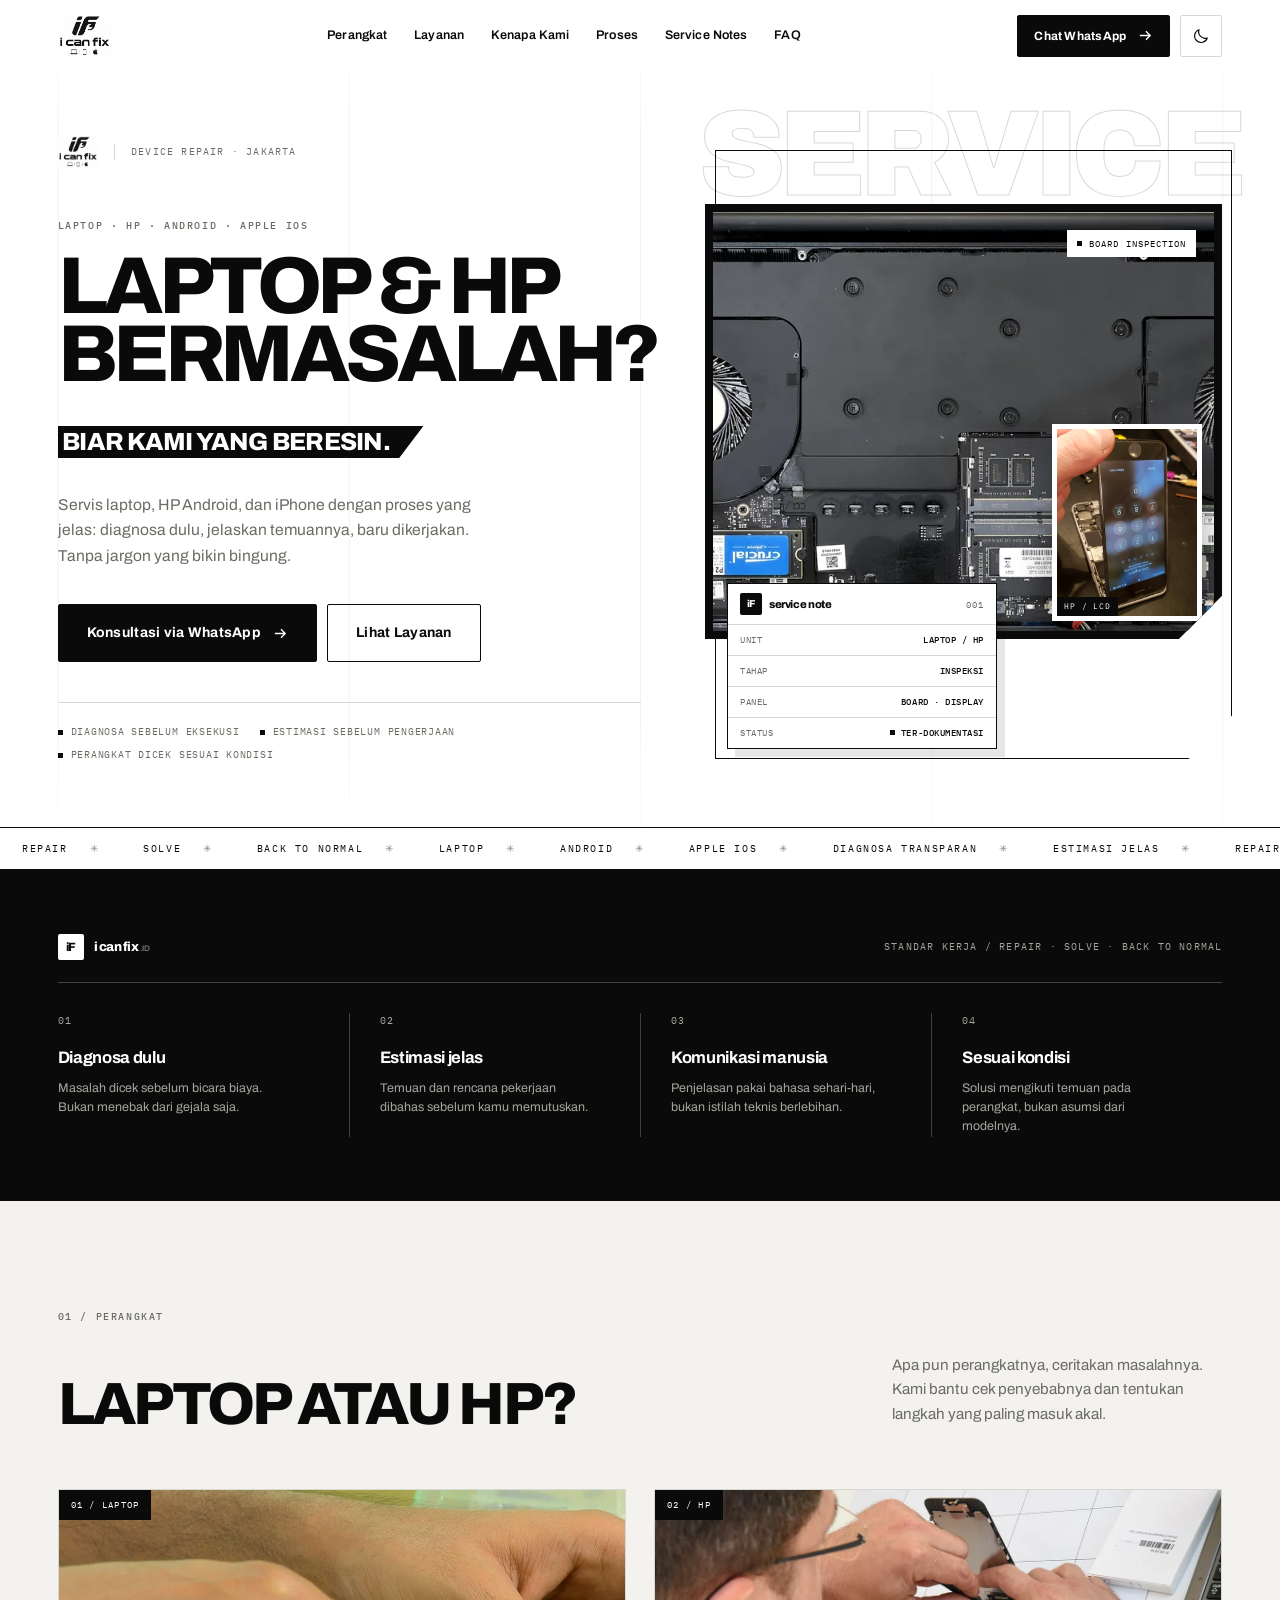
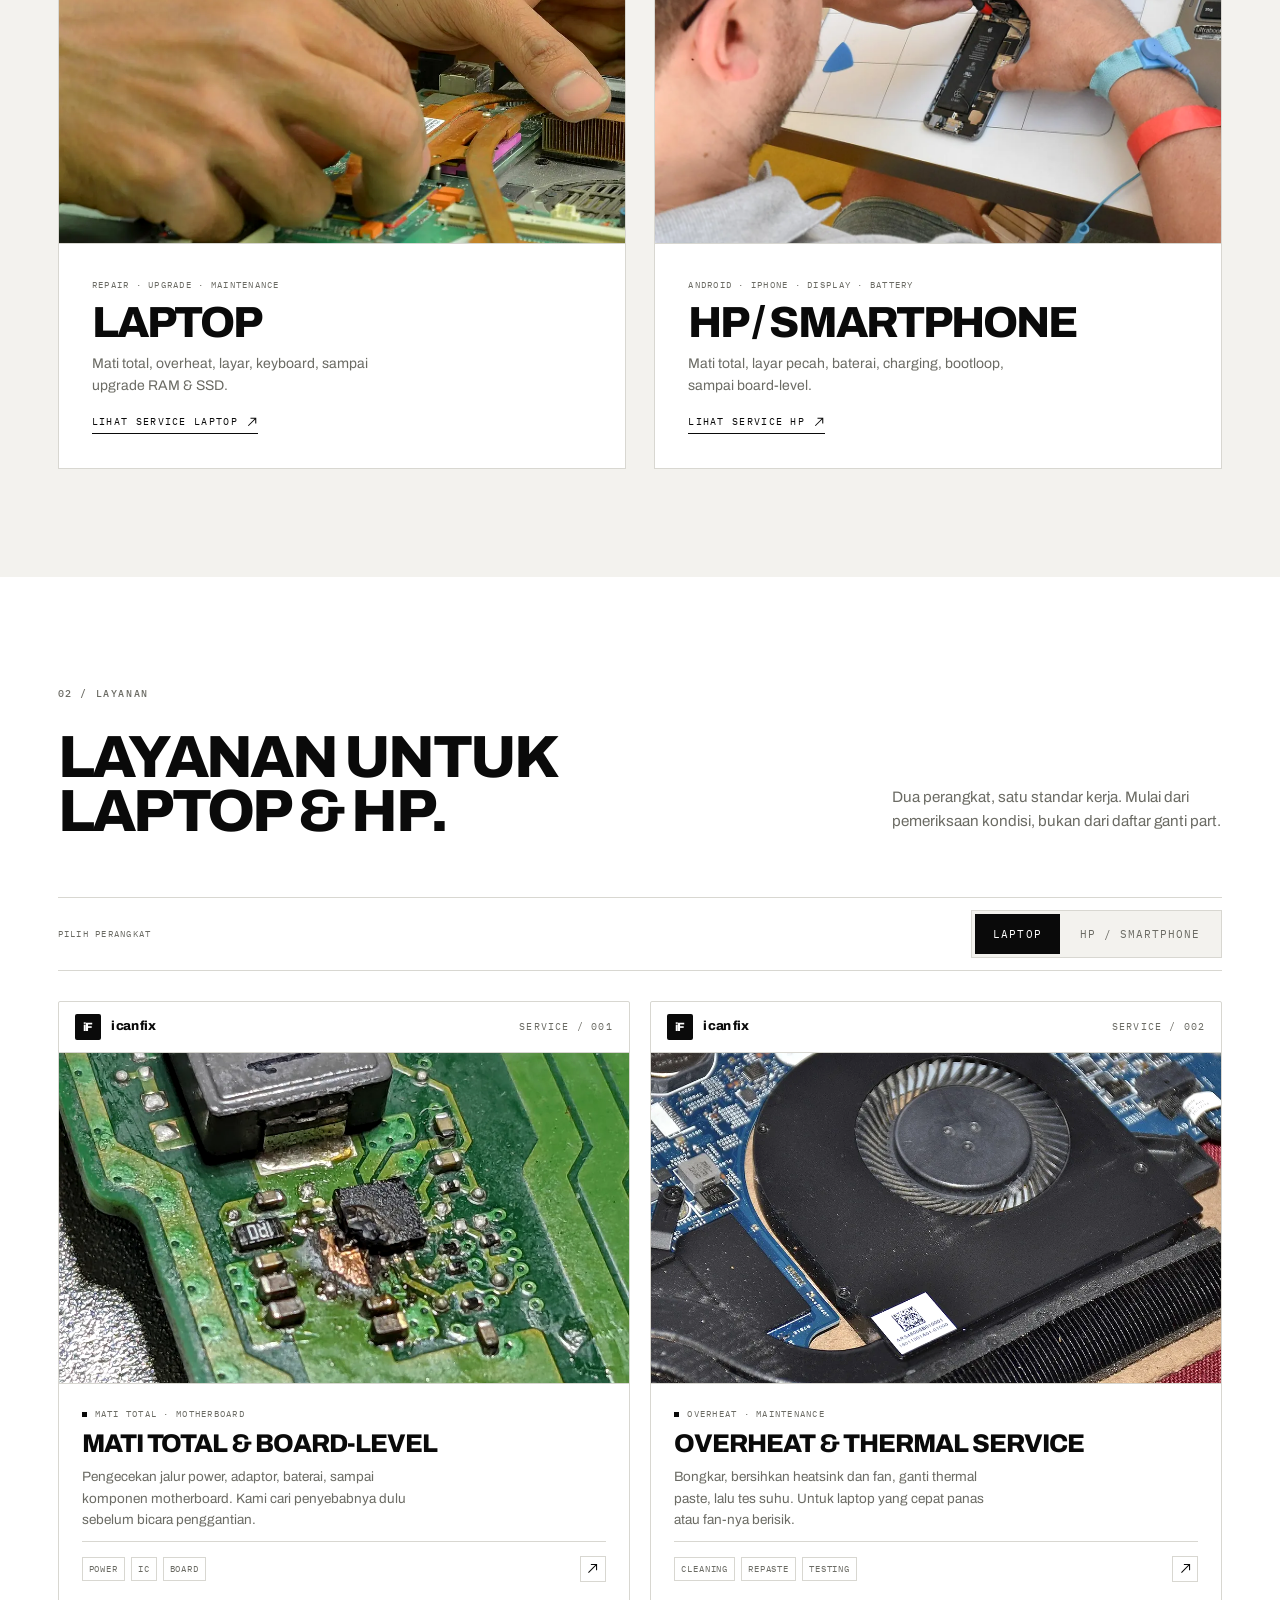
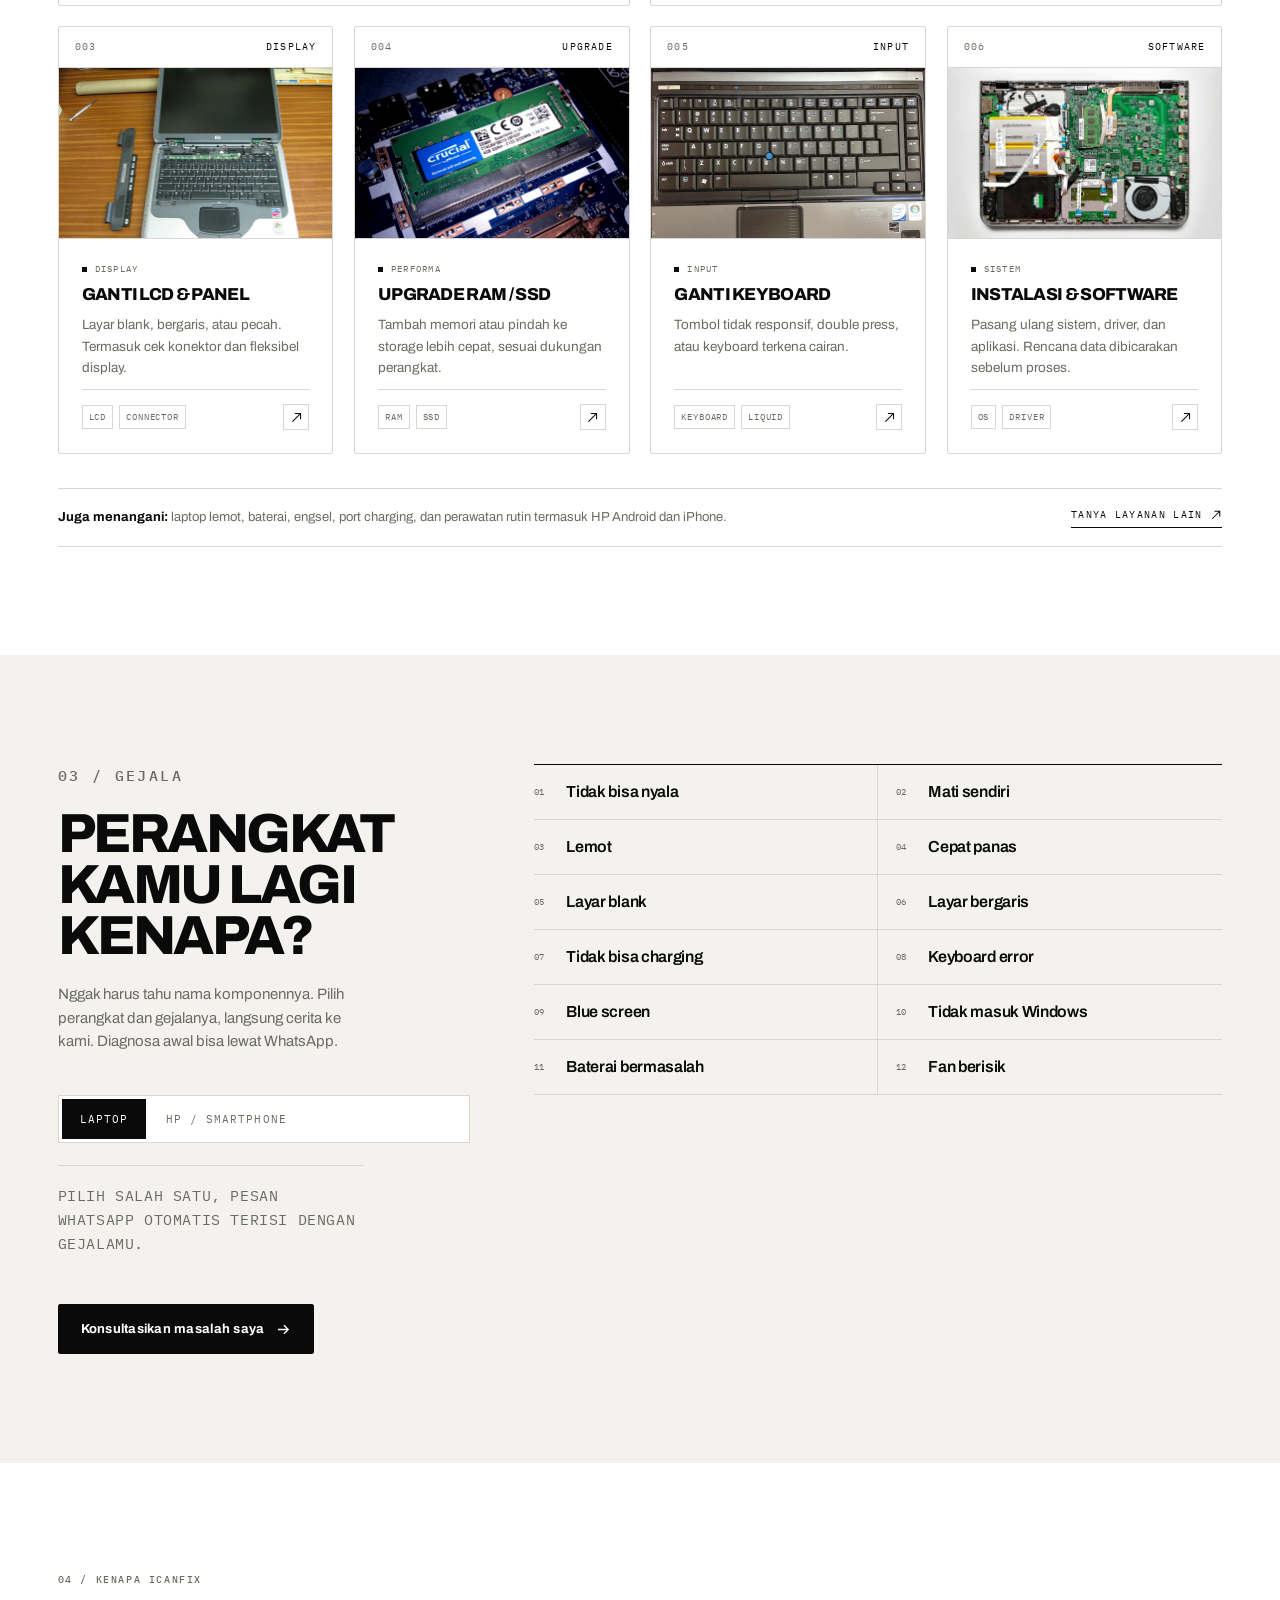
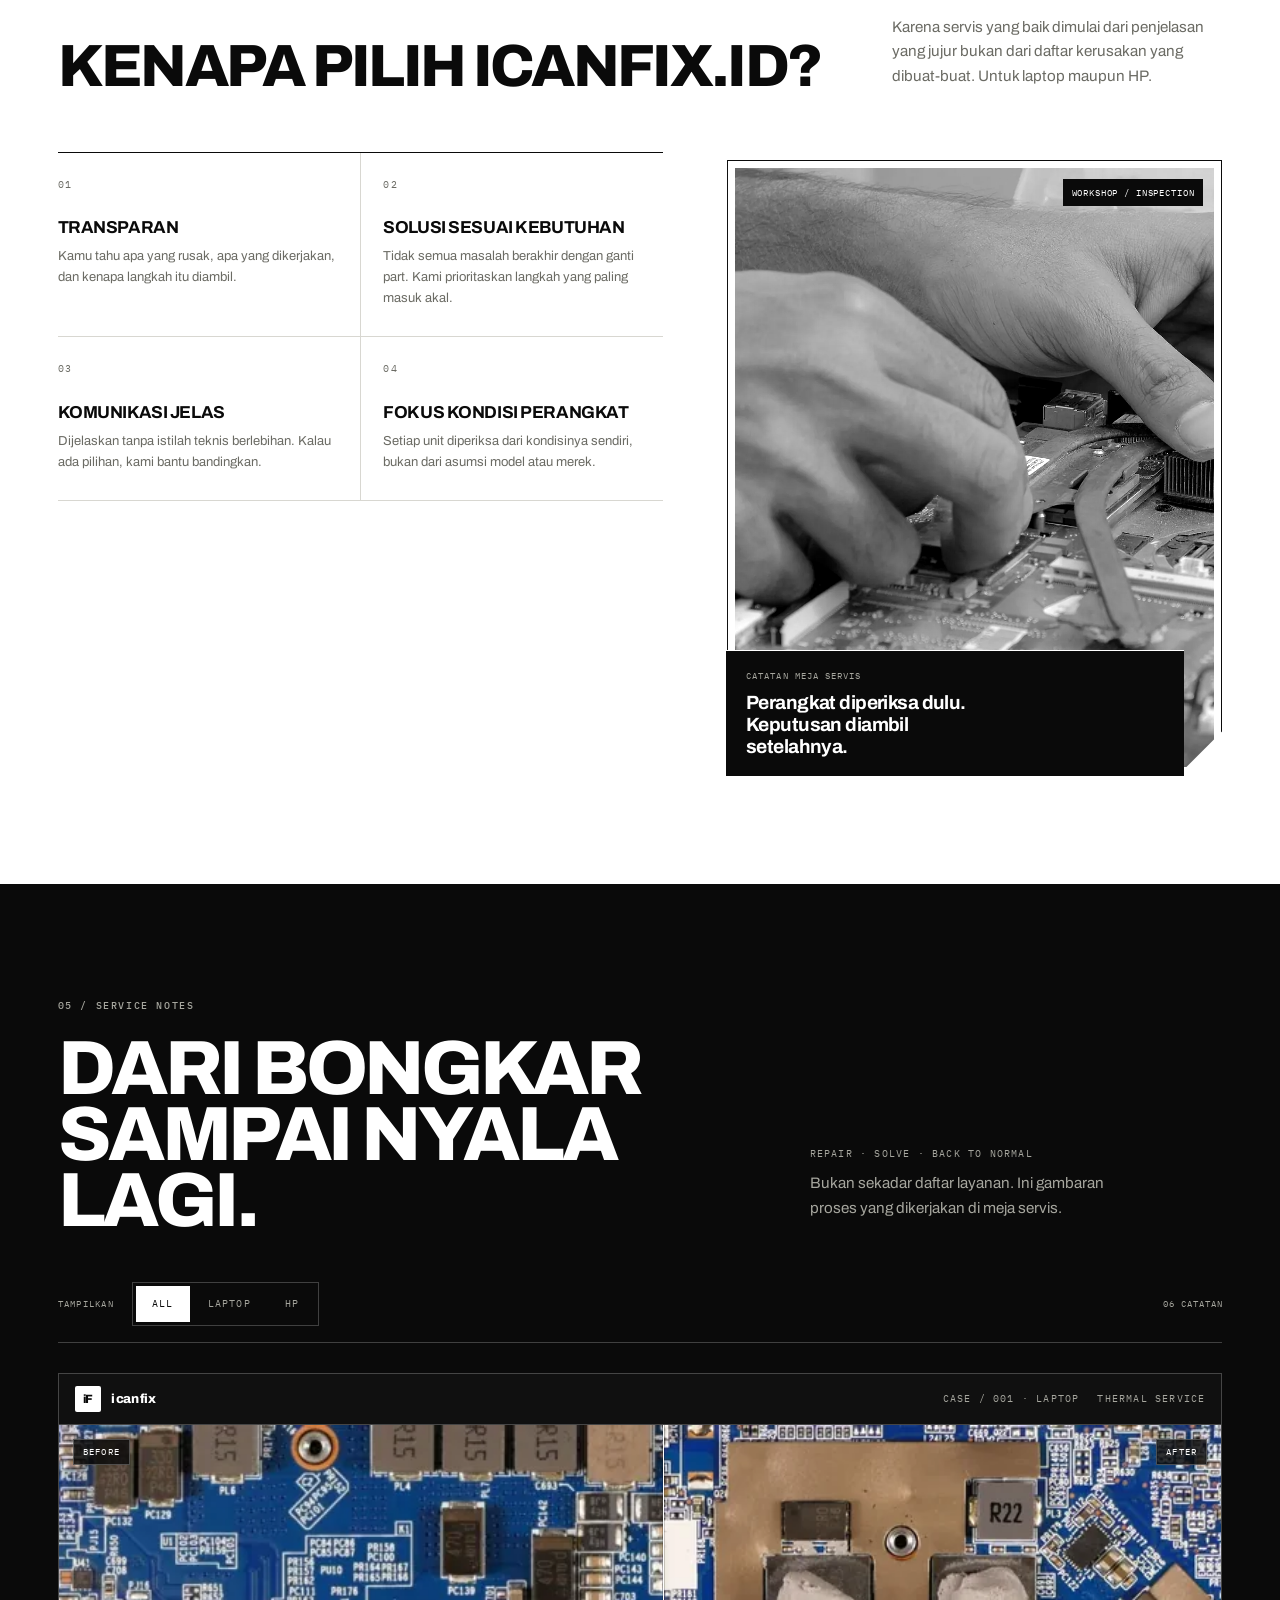
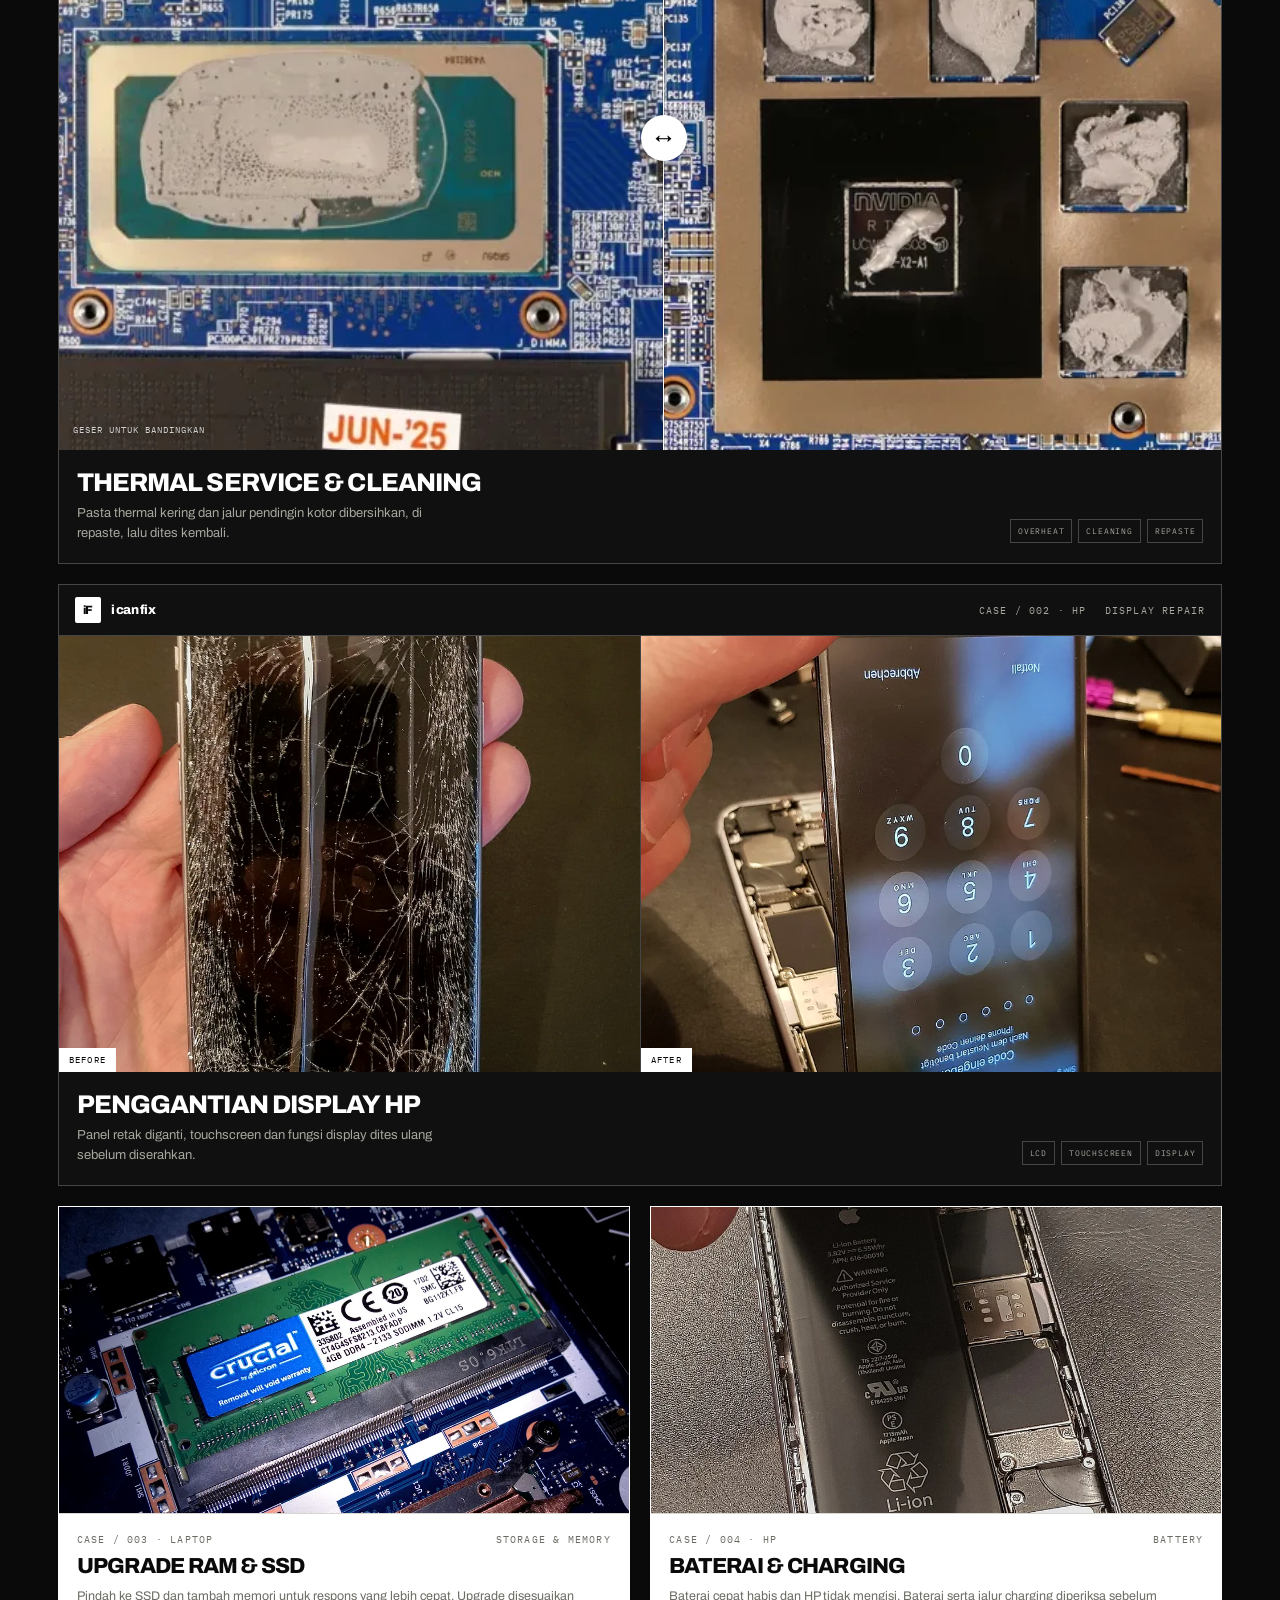
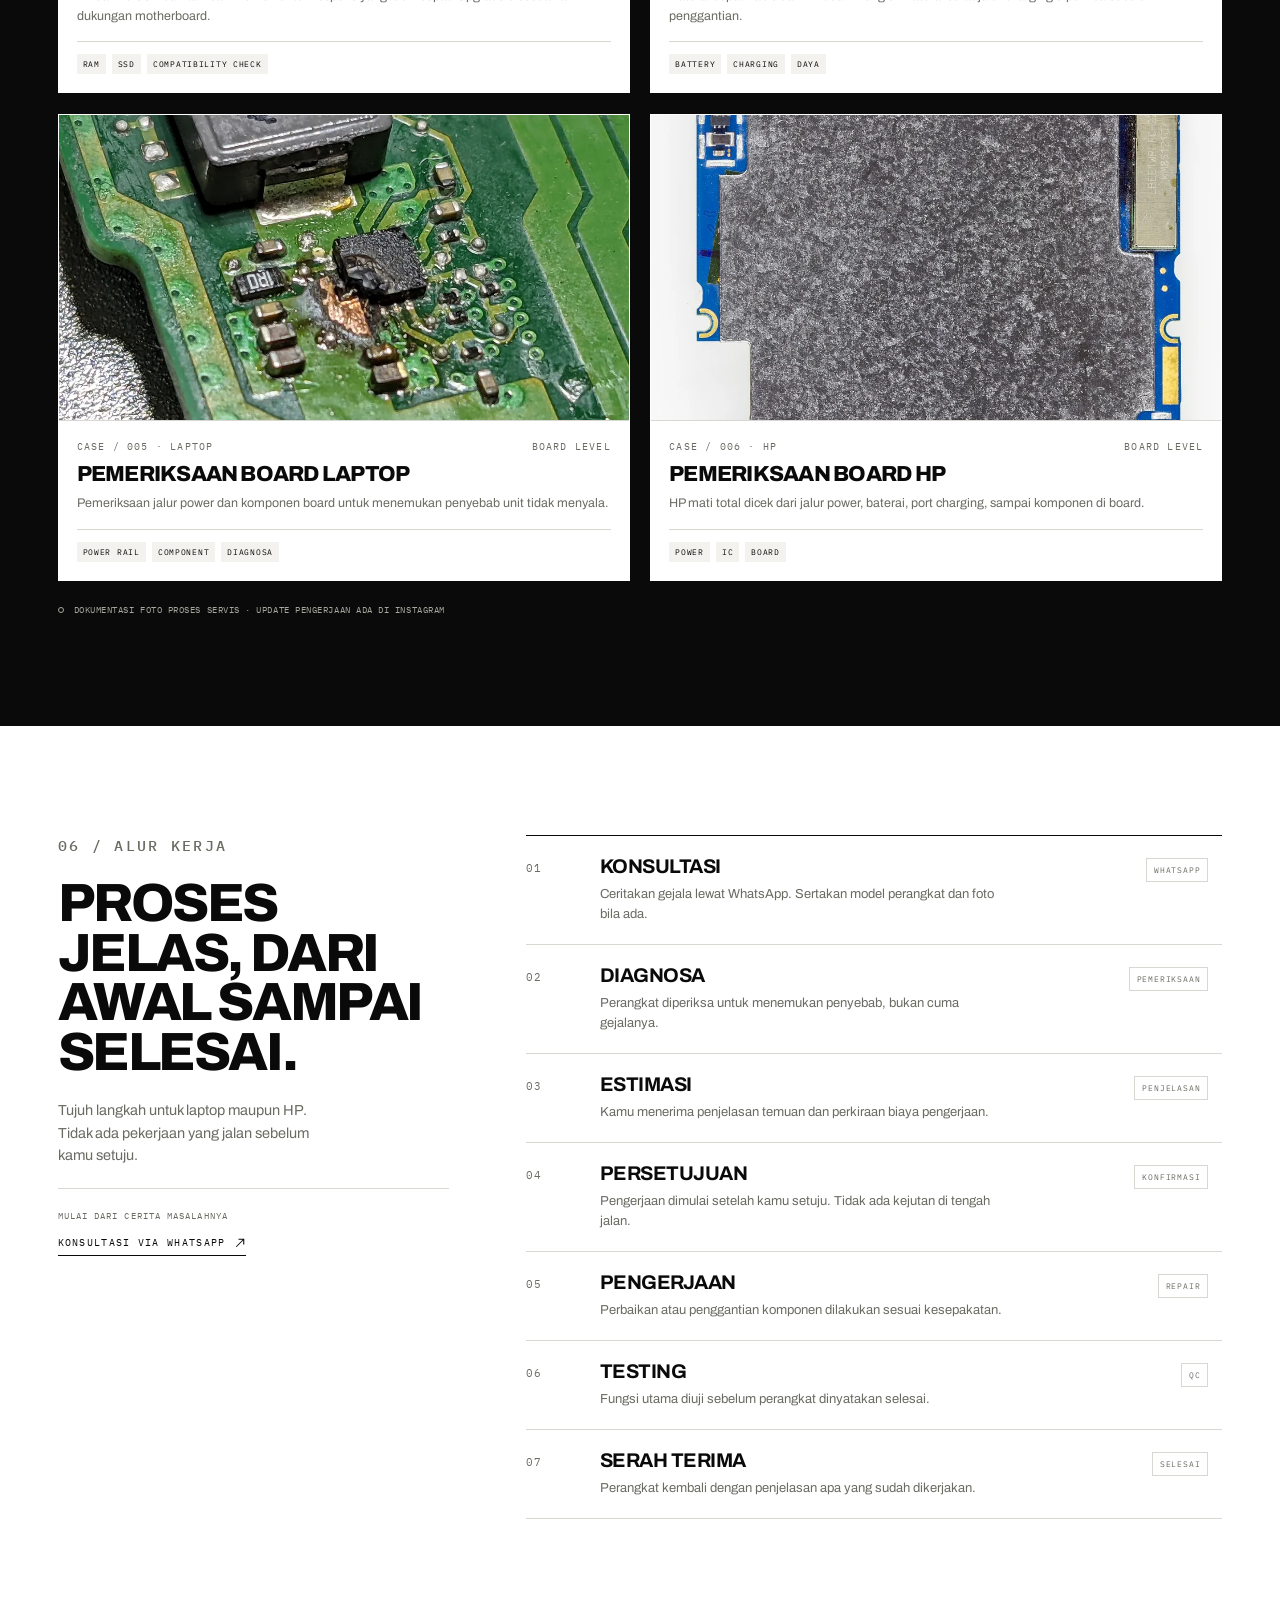
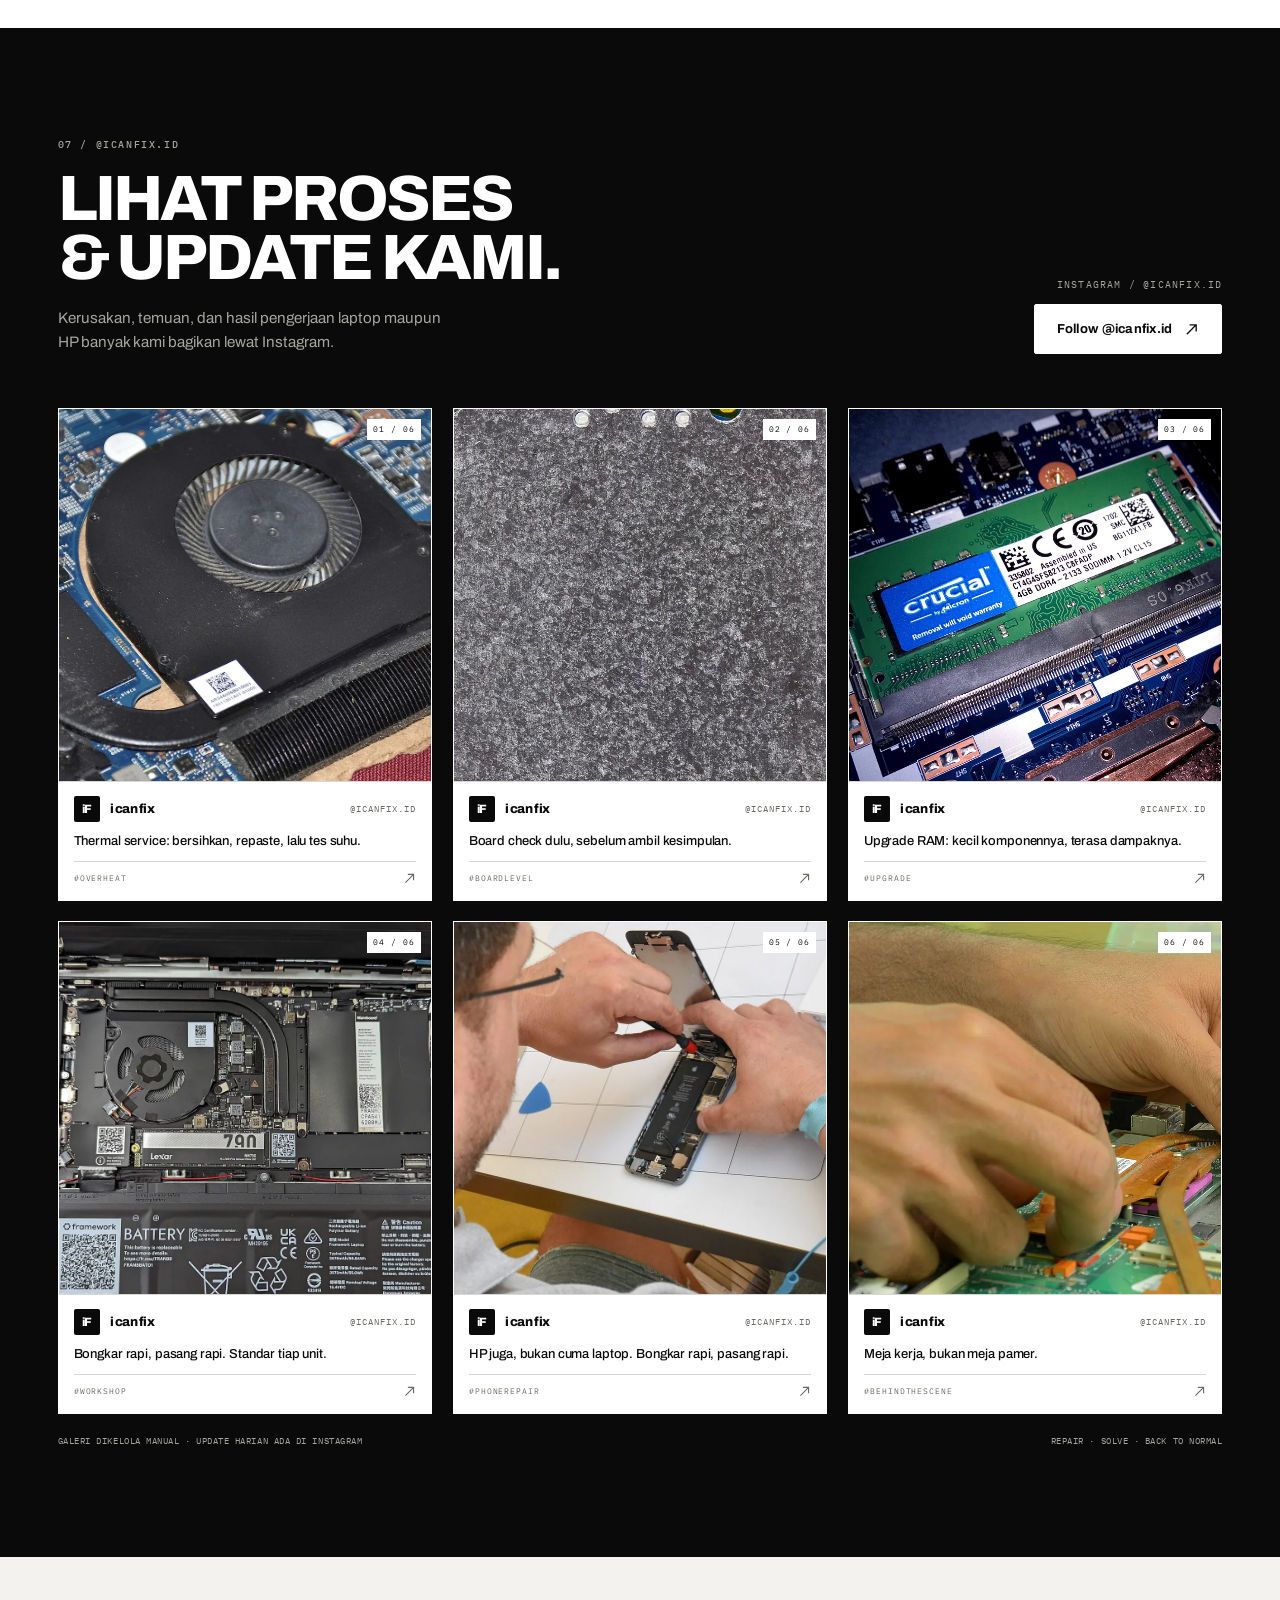
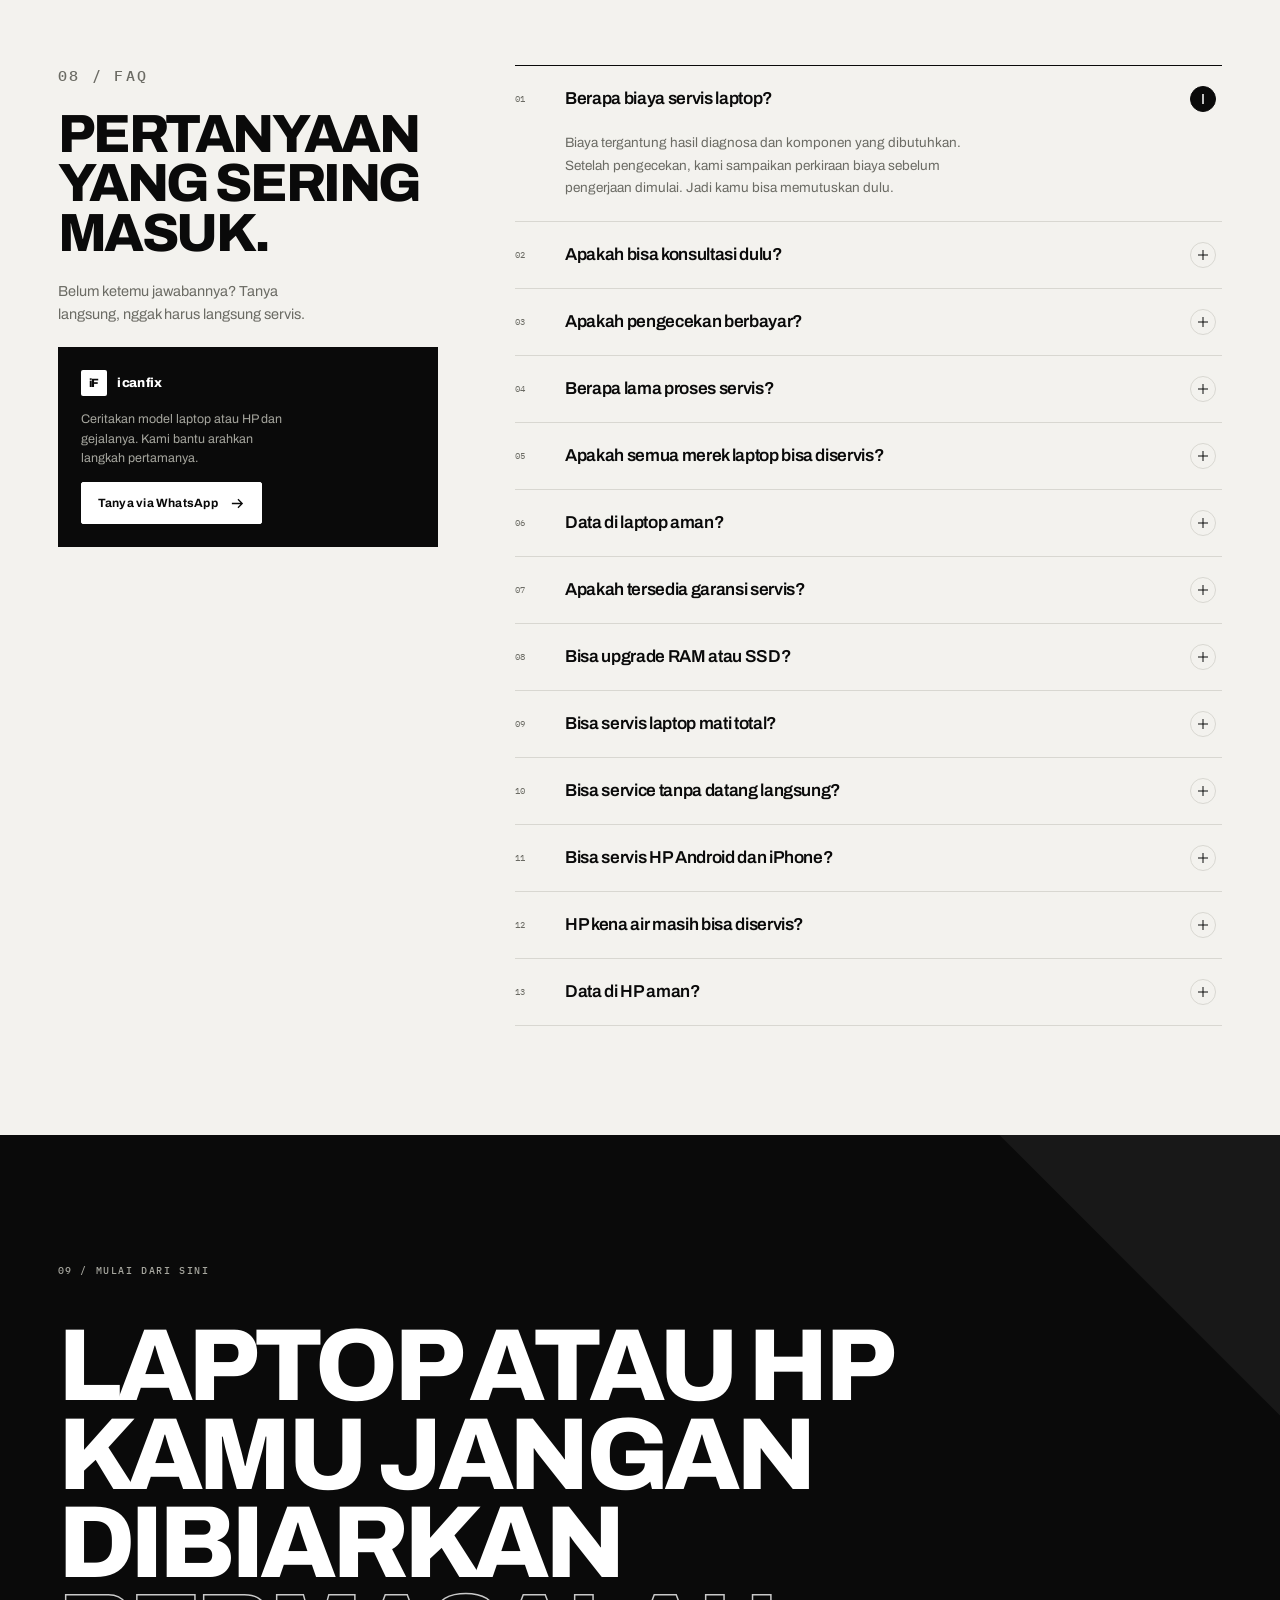
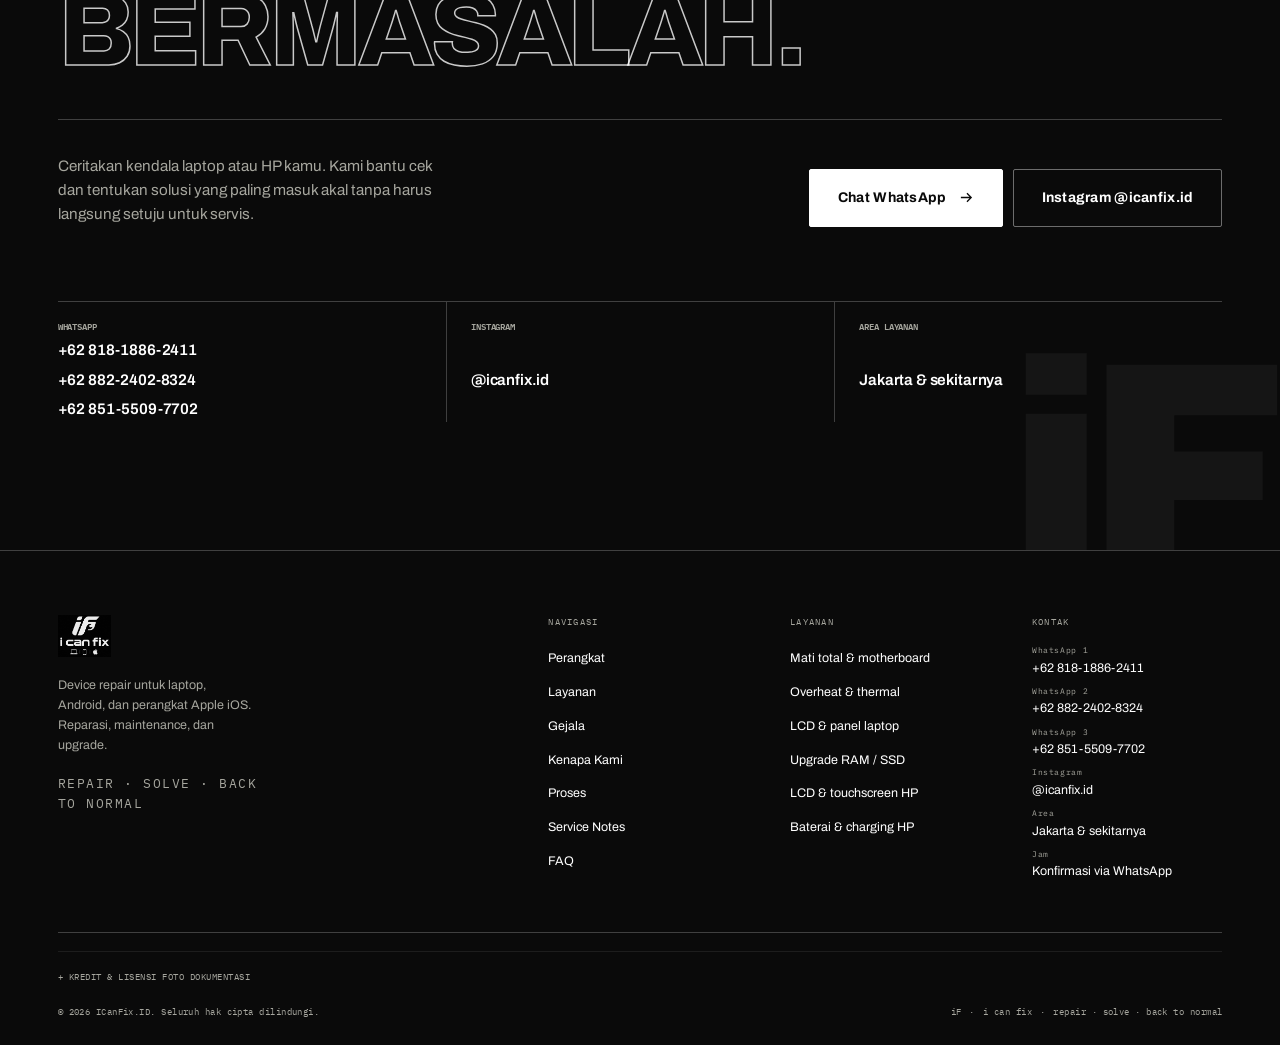
<file: test-light.html>
﻿<!DOCTYPE html>
<html lang="id">
<head>
  <meta charset="UTF-8">
  <meta name="viewport" content="width=device-width, initial-scale=1.0">

  <title>Service Laptop &amp; HP Jakarta | ICanFix.ID</title>
  <meta name="description" content="ICanFix.ID melayani service laptop dan HP: Android maupun iPhone. Perbaikan hardware, software, maintenance, dan upgrade. Diagnosa dulu, estimasi jelas, baru dikerjakan. Konsultasi via WhatsApp.">
  <meta name="theme-color" content="#ffffff">
  <meta name="color-scheme" content="light dark">
  <script>
    (function () {
      try {
        var saved = localStorage.getItem("icanfix-theme");
        var dark = false;
        if (dark) document.documentElement.setAttribute("data-theme", "dark");
      } catch (e) {}
    })();
  </script>

  <link rel="icon" href="assets/img/WhatsApp%20Image%202026-11-12%20at%2016.58.43.jpeg" type="image/jpeg">
  <link rel="apple-touch-icon" href="assets/img/WhatsApp%20Image%202026-11-12%20at%2016.58.43.jpeg">
  <link rel="canonical" href="https://icanfix.my.id/">

  <!-- Open Graph / social -->
  <meta property="og:type" content="website">
  <meta property="og:locale" content="id_ID">
  <meta property="og:site_name" content="ICanFix.ID">
  <meta property="og:title" content="Service Laptop &amp; HP Jakarta | ICanFix.ID">
  <meta property="og:description" content="Laptop atau HP bermasalah? Diagnosa dulu, estimasi jelas, baru dikerjakan. Service laptop, Android, dan iPhone.">
  <meta property="og:url" content="https://icanfix.my.id/">
  <meta property="og:image" content="https://icanfix.my.id/assets/img/og-icanfix.jpg">
  <meta property="og:image:width" content="1200">
  <meta property="og:image:height" content="630">
  <meta property="og:image:alt" content="Pemeriksaan laptop dan HP di meja servis">
  <meta name="twitter:card" content="summary_large_image">
  <meta name="twitter:title" content="Service Laptop &amp; HP Jakarta | ICanFix.ID">
  <meta name="twitter:description" content="Diagnosa dulu, estimasi jelas, baru dikerjakan. Konsultasikan masalah laptop atau HP kamu via WhatsApp.">
  <meta name="twitter:image" content="https://icanfix.my.id/assets/img/og-icanfix.jpg">

  <link rel="preconnect" href="https://fonts.googleapis.com">
  <link rel="preconnect" href="https://fonts.gstatic.com" crossorigin>
  <link href="https://fonts.googleapis.com/css2?family=Archivo:wght@400;500;600;700;800;900&family=IBM+Plex+Mono:wght@400;500&display=swap" rel="stylesheet">

  <link rel="preload" as="image" href="assets/img/hero-board-1100.webp" imagesrcset="assets/img/hero-board-700.webp 700w, assets/img/hero-board-1100.webp 1100w" imagesizes="(max-width: 980px) 92vw, 42vw" fetchpriority="high">
  <link rel="preload" as="image" href="assets/img/phone-screen-after-900.webp" fetchpriority="high">
  <link rel="stylesheet" href="assets/css/style.css">

  <script>document.documentElement.classList.add('js');</script>

  <script type="application/ld+json">
  {
    "@context": "https://schema.org",
    "@graph": [
      {
        "@type": "Organization",
        "@id": "https://icanfix.my.id/#organization",
        "name": "ICanFix.ID",
        "url": "https://icanfix.my.id/",
        "logo": "https://icanfix.my.id/assets/img/WhatsApp%20Image%202026-11-12%20at%2016.58.43.jpeg",
        "image": "https://icanfix.my.id/assets/img/WhatsApp%20Image%202026-11-12%20at%2016.58.43.jpeg",
        "description": "Layanan perbaikan laptop, Android, dan perangkat Apple iOS. Diagnosa, perbaikan hardware dan software, maintenance, serta upgrade perangkat.",
        "areaServed": {
          "@type": "Place",
          "name": "Jakarta, Indonesia"
        },
        "sameAs": ["https://www.instagram.com/icanfix.id/"],
        "contactPoint": [
          {
            "@type": "ContactPoint",
            "contactType": "customer service",
            "telephone": "+62-818-1886-2411",
            "availableLanguage": ["id"]
          },
          {
            "@type": "ContactPoint",
            "contactType": "customer service",
            "telephone": "+62-882-2402-8324",
            "availableLanguage": ["id"]
          }
        ]
      },
      {
        "@type": "Service",
        "name": "Service dan Perbaikan Laptop",
        "serviceType": "Laptop repair",
        "provider": { "@id": "https://icanfix.my.id/#organization" },
        "areaServed": {
          "@type": "Place",
          "name": "Jakarta, Indonesia"
        },
        "description": "Pemeriksaan dan perbaikan laptop: mati total, motherboard, layar, keyboard, overheat, upgrade RAM/SSD, instalasi software, dan perawatan berkala."
      },
      {
        "@type": "Service",
        "name": "Service dan Perbaikan HP / Smartphone",
        "serviceType": "Smartphone repair",
        "provider": { "@id": "https://icanfix.my.id/#organization" },
        "areaServed": {
          "@type": "Place",
          "name": "Jakarta, Indonesia"
        },
        "description": "Pemeriksaan dan perbaikan HP Android dan iPhone: mati total, LCD dan touchscreen, baterai, charging, bootloop, kamera, speaker, serta perbaikan board-level."
      },
      {
        "@type": "WebSite",
        "@id": "https://icanfix.my.id/#website",
        "url": "https://icanfix.my.id/",
        "name": "ICanFix.ID",
        "inLanguage": "id-ID",
        "publisher": { "@id": "https://icanfix.my.id/#organization" }
      }
    ]
  }
  </script>
</head>
<body id="top">

  <a class="skip-link" href="#main">Lewati ke konten utama</a>

  <!-- ================= NAV ================= -->
  <header class="nav" id="site-nav">
    <div class="nav__inner wrap">
      <a class="brand" href="#top" aria-label="ICanFix.ID, kembali ke atas">
        <img class="brand__logo" src="assets/img/icanfix-logo.jpg" alt="ICanFix.ID">
      </a>

      <nav class="nav__links" aria-label="Navigasi utama">
        <a href="#perangkat">Perangkat</a>
        <a href="#layanan">Layanan</a>
        <a href="#kenapa">Kenapa Kami</a>
        <a href="#proses">Proses</a>
        <a href="#service-notes">Service Notes</a>
        <a href="#faq">FAQ</a>
      </nav>

      <div class="nav__actions">
        <a class="btn btn--sm btn--nav" href="https://wa.me/6288224028324" data-wa-default target="_blank" rel="noopener">
          Chat WhatsApp
          <svg viewBox="0 0 16 16" fill="none" aria-hidden="true"><path d="M2 8h11M8.5 3.5 13 8l-4.5 4.5" stroke="currentColor" stroke-width="1.4"/></svg>
        </a>
        <button class="theme-toggle" type="button" id="theme-toggle" aria-label="Ganti ke mode gelap" aria-pressed="false" title="Mode gelap">
          <svg class="theme-toggle__moon" viewBox="0 0 24 24" fill="none" aria-hidden="true">
            <path d="M20.4 14.6A8.7 8.7 0 0 1 9.4 3.6a8.7 8.7 0 1 0 11 11Z" stroke="currentColor" stroke-width="1.5" stroke-linejoin="round"/>
          </svg>
          <svg class="theme-toggle__sun" viewBox="0 0 24 24" fill="none" aria-hidden="true">
            <circle cx="12" cy="12" r="4.2" stroke="currentColor" stroke-width="1.5"/>
            <path d="M12 2.6v2M12 19.4v2M2.6 12h2M19.4 12h2M5.4 5.4l1.4 1.4M17.2 17.2l1.4 1.4M18.6 5.4l-1.4 1.4M6.8 17.2l-1.4 1.4" stroke="currentColor" stroke-width="1.5" stroke-linecap="round"/>
          </svg>
          <span class="sr-only">Mode gelap</span>
        </button>
        <button class="nav__toggle" type="button" aria-expanded="false" aria-controls="mobile-menu" id="menu-toggle">
          <span></span><span></span><span></span>
          <span class="sr-only">Buka menu</span>
        </button>
      </div>
    </div>
  </header>

  <div class="menu" id="mobile-menu" aria-label="Menu seluler">
    <nav class="menu__links" aria-label="Navigasi seluler">
      <a href="#perangkat"><span>01</span>Perangkat</a>
      <a href="#layanan"><span>02</span>Layanan</a>
      <a href="#gejala"><span>03</span>Gejala</a>
      <a href="#kenapa"><span>04</span>Kenapa Kami</a>
      <a href="#proses"><span>05</span>Proses</a>
      <a href="#service-notes"><span>06</span>Service Notes</a>
      <a href="#faq"><span>07</span>FAQ</a>
    </nav>
    <div class="menu__actions">
      <a class="btn" href="https://wa.me/6288224028324" data-wa-default target="_blank" rel="noopener">
        Konsultasi via WhatsApp
        <svg viewBox="0 0 16 16" fill="none" aria-hidden="true"><path d="M2 8h11M8.5 3.5 13 8l-4.5 4.5" stroke="currentColor" stroke-width="1.4"/></svg>
      </a>
      <a class="btn btn--ghost" href="https://www.instagram.com/icanfix.id/" target="_blank" rel="noopener" data-ig>Instagram @icanfix.id</a>
    </div>
    <div class="menu__meta">
      <span>DEVICE REPAIR · LAPTOP · ANDROID · APPLE iOS</span>
      <span>JAKARTA &amp; SEKITARNYA</span>
      <span>REPAIR · SOLVE · BACK TO NORMAL</span>
    </div>
  </div>

  <main id="main">

    <!-- ================= HERO ================= -->
    <section class="hero" aria-labelledby="hero-title">
      <div class="wrap">
        <div class="hero__grid">
          <div class="hero__copy">
            <div class="hero__topline">
              <span class="brand brand--sm" aria-hidden="true">
                <img class="brand__logo" src="assets/img/icanfix-logo.jpg" alt="">
              </span>
              <span class="mono">Device repair · Jakarta</span>
            </div>

            <p class="eyebrow hero__eyebrow">Laptop · HP · Android · Apple iOS</p>

            <h1 class="hero__title" id="hero-title">
              <span class="hero__line">Laptop &amp; HP</span>
              <span class="hero__line">bermasalah?</span>
              <span class="hero__statement">Biar kami yang beresin.</span>
            </h1>

            <p class="hero__lead">
              Servis laptop, HP Android, dan iPhone dengan proses yang jelas: diagnosa dulu,
              jelaskan temuannya, baru dikerjakan. Tanpa jargon yang bikin bingung.
            </p>

            <div class="hero__actions">
              <a class="btn btn--lg" href="https://wa.me/6288224028324" data-wa-default target="_blank" rel="noopener">
                Konsultasi via WhatsApp
                <svg viewBox="0 0 16 16" fill="none" aria-hidden="true"><path d="M2 8h11M8.5 3.5 13 8l-4.5 4.5" stroke="currentColor" stroke-width="1.4"/></svg>
              </a>
              <a class="btn btn--ghost btn--lg" href="#layanan">Lihat Layanan</a>
            </div>

            <ul class="hero__micro">
              <li>Diagnosa sebelum eksekusi</li>
              <li>Estimasi sebelum pengerjaan</li>
              <li>Perangkat dicek sesuai kondisi</li>
            </ul>
          </div>

          <div class="hero__visual">
            <span class="hero__ghost" aria-hidden="true">Service</span>
            <div class="hero__offset" aria-hidden="true"></div>
            <figure class="hero__frame">
              <div class="hero__media">
                <img
                  src="assets/img/hero-board-1100.webp"
                  srcset="assets/img/hero-board-700.webp 700w, assets/img/hero-board-1100.webp 1100w"
                  sizes="(max-width: 980px) 92vw, 42vw"
                  width="1100" height="825"
                  alt="Bagian dalam laptop: kipas, modul RAM, dan SSD yang terlihat saat proses pemeriksaan"
                  fetchpriority="high" decoding="async">
                <span class="hero__frame-label">Board inspection</span>
                <div class="hero__phone">
                  <img src="assets/img/phone-screen-after-900.webp" width="900" height="1125"
                    alt="Display iPhone yang sudah menyala normal setelah proses penggantian layar"
                    fetchpriority="high" decoding="async">
                  <span class="hero__phone-label">HP / LCD</span>
                </div>
              </div>
              <figcaption class="sr-only">Dokumentasi pemeriksaan laptop dan HP di meja servis.</figcaption>
            </figure>

            <div class="hero__spec" aria-hidden="true">
              <div class="hero__spec-top">
                <span class="brand" style="gap:7px">
                  <span class="brand__mark" style="width:22px;height:22px;font-size:10px">iF</span>
                  <span class="brand__word" style="font-size:11px">service note</span>
                </span>
                <span class="mono">001</span>
              </div>
              <div class="hero__spec-rows">
                <div class="hero__spec-row"><span>Unit</span><span>Laptop / HP</span></div>
                <div class="hero__spec-row"><span>Tahap</span><span>Inspeksi</span></div>
                <div class="hero__spec-row"><span>Panel</span><span>Board · Display</span></div>
                <div class="hero__spec-row hero__spec-row--status"><span>Status</span><span>Ter-dokumentasi</span></div>
              </div>
            </div>
          </div>
        </div>
      </div>

      <div class="marquee" aria-hidden="true">
        <div class="marquee__track">
          <div class="marquee__group">
            <span>Repair</span><span>Solve</span><span>Back to normal</span><span>Laptop</span><span>Android</span><span>Apple iOS</span><span>Diagnosa transparan</span><span>Estimasi jelas</span>
          </div>
          <div class="marquee__group">
            <span>Repair</span><span>Solve</span><span>Back to normal</span><span>Laptop</span><span>Android</span><span>Apple iOS</span><span>Diagnosa transparan</span><span>Estimasi jelas</span>
          </div>
        </div>
      </div>
    </section>

    <!-- ================= TRUST ================= -->
    <section class="sec sec--dark trust" aria-label="Cara kami bekerja">
      <div class="wrap">
        <div class="trust__head">
          <span class="brand brand--inv brand--sm" aria-hidden="true">
            <span class="brand__mark">iF</span>
            <span class="brand__word">i can fix<span class="brand__id">.ID</span></span>
          </span>
          <span class="mono">Standar kerja / Repair · Solve · Back to normal</span>
        </div>
        <ul class="trust__grid">
          <li class="trust__item">
            <span class="mono trust__num">01</span>
            <h3>Diagnosa dulu</h3>
            <p>Masalah dicek sebelum bicara biaya. Bukan menebak dari gejala saja.</p>
          </li>
          <li class="trust__item">
            <span class="mono trust__num">02</span>
            <h3>Estimasi jelas</h3>
            <p>Temuan dan rencana pekerjaan dibahas sebelum kamu memutuskan.</p>
          </li>
          <li class="trust__item">
            <span class="mono trust__num">03</span>
            <h3>Komunikasi manusia</h3>
            <p>Penjelasan pakai bahasa sehari-hari, bukan istilah teknis berlebihan.</p>
          </li>
          <li class="trust__item">
            <span class="mono trust__num">04</span>
            <h3>Sesuai kondisi</h3>
            <p>Solusi mengikuti temuan pada perangkat, bukan asumsi dari modelnya.</p>
          </li>
        </ul>
      </div>
    </section>

    <!-- ================= DEVICE PILLARS ================= -->
    <section class="sec sec--bone device-pillars" id="perangkat" aria-labelledby="perangkat-title">
      <div class="wrap">
        <header class="sec-head" data-reveal>
          <p class="eyebrow">01 / Perangkat</p>
          <div class="sec-head__row">
            <h2 class="sec-title" id="perangkat-title">Laptop atau HP?</h2>
            <p class="sec-lead">
              Apa pun perangkatnya, ceritakan masalahnya. Kami bantu cek penyebabnya
              dan tentukan langkah yang paling masuk akal.
            </p>
          </div>
        </header>

        <div class="pillars">
          <article class="pillar" data-reveal>
            <div class="pillar__media">
              <img src="assets/img/technician-1100.webp" width="1100" height="734" loading="eager" decoding="async"
                alt="Teknisi sedang memeriksa bagian dalam laptop di meja servis">
              <span class="pillar__tag mono">01 / Laptop</span>
            </div>
            <div class="pillar__body">
              <p class="mono pillar__kicker">Repair · Upgrade · Maintenance</p>
              <h3>Laptop</h3>
              <p>Mati total, overheat, layar, keyboard, sampai upgrade RAM &amp; SSD.</p>
              <a class="link-arrow" href="#layanan" data-device-jump="laptop">
                Lihat service laptop
                <svg width="12" height="12" viewBox="0 0 16 16" fill="none" aria-hidden="true"><path d="M3 13 13 3M6 3h7v7" stroke="currentColor" stroke-width="1.4"/></svg>
              </a>
            </div>
          </article>

          <article class="pillar" data-reveal style="--delay:80ms">
            <div class="pillar__media">
              <img src="assets/img/phone-repair-1200.webp" width="1200" height="750" loading="eager" decoding="async"
                alt="Teknisi sedang mengerjakan komponen HP yang sudah dibuka di meja servis">
              <span class="pillar__tag mono">02 / HP</span>
            </div>
            <div class="pillar__body">
              <p class="mono pillar__kicker">Android · iPhone · Display · Battery</p>
              <h3>HP / Smartphone</h3>
              <p>Mati total, layar pecah, baterai, charging, bootloop, sampai board-level.</p>
              <a class="link-arrow" href="#layanan" data-device-jump="phone">
                Lihat service HP
                <svg width="12" height="12" viewBox="0 0 16 16" fill="none" aria-hidden="true"><path d="M3 13 13 3M6 3h7v7" stroke="currentColor" stroke-width="1.4"/></svg>
              </a>
            </div>
          </article>
        </div>
      </div>
    </section>

    <!-- ================= SERVICES ================= -->
    <section class="sec" id="layanan" aria-labelledby="layanan-title" data-device-tabs>
      <div class="wrap">
        <header class="sec-head" data-reveal>
          <p class="eyebrow">02 / Layanan</p>
          <div class="sec-head__row">
            <h2 class="sec-title" id="layanan-title">Layanan untuk laptop &amp; HP.</h2>
            <p class="sec-lead">
              Dua perangkat, satu standar kerja. Mulai dari pemeriksaan kondisi,
              bukan dari daftar ganti part.
            </p>
          </div>
        </header>

        <div class="device-switch" data-reveal>
          <span class="mono device-switch__label">Pilih perangkat</span>
          <div class="device-tabs" role="tablist" aria-label="Pilih perangkat untuk layanan">
            <button class="device-tab" type="button" role="tab" id="device-tab-laptop"
              aria-selected="true" aria-controls="svc-panel-laptop" data-device-tab="laptop">Laptop</button>
            <button class="device-tab" type="button" role="tab" id="device-tab-phone"
              aria-selected="false" aria-controls="svc-panel-phone" tabindex="-1" data-device-tab="phone">HP / Smartphone</button>
          </div>
        </div>

        <div class="svc-panel" id="svc-panel-laptop" role="tabpanel" aria-labelledby="device-tab-laptop" data-device-panel="laptop">
        <div class="svc-grid">
          <!-- Featured 01 -->
          <article class="svc svc--wide" data-reveal>
            <div class="svc__head">
              <span class="brand brand--sm" aria-hidden="true">
                <span class="brand__mark">iF</span>
                <span class="brand__word">i can fix</span>
              </span>
              <span class="mono svc__index">Service / 001</span>
            </div>
            <div class="svc__media">
              <img src="assets/img/board-macro-1100.webp" width="1100" height="825" loading="eager" decoding="async"
                alt="Close-up komponen motherboard laptop yang diperiksa di bawah mikroskop">
            </div>
            <div class="svc__body">
              <p class="svc__kicker">Mati total · Motherboard</p>
              <h3 class="svc__title">Mati total &amp; board-level</h3>
              <p class="svc__desc">
                Pengecekan jalur power, adaptor, baterai, sampai komponen motherboard.
                Kami cari penyebabnya dulu sebelum bicara penggantian.
              </p>
              <div class="svc__foot">
                <div class="svc__tags"><span>Power</span><span>IC</span><span>Board</span></div>
                <span class="svc__arrow" aria-hidden="true"><svg viewBox="0 0 16 16" fill="none"><path d="M3 13 13 3M6 3h7v7" stroke="currentColor" stroke-width="1.3"/></svg></span>
              </div>
            </div>
            <a class="svc__cta" href="https://wa.me/6288224028324" data-wa="Laptop mati total / motherboard" target="_blank" rel="noopener" aria-label="Konsultasikan laptop mati total via WhatsApp"></a>
          </article>

          <!-- Featured 02 -->
          <article class="svc svc--wide" data-reveal style="--delay:80ms">
            <div class="svc__head">
              <span class="brand brand--sm" aria-hidden="true">
                <span class="brand__mark">iF</span>
                <span class="brand__word">i can fix</span>
              </span>
              <span class="mono svc__index">Service / 002</span>
            </div>
            <div class="svc__media">
              <img src="assets/img/heatsink-1100.webp" width="1100" height="825" loading="eager" decoding="async"
                alt="Kipas dan heatsink laptop yang dibongkar untuk dibersihkan dan diganti thermal paste">
            </div>
            <div class="svc__body">
              <p class="svc__kicker">Overheat · Maintenance</p>
              <h3 class="svc__title">Overheat &amp; thermal service</h3>
              <p class="svc__desc">
                Bongkar, bersihkan heatsink dan fan, ganti thermal paste, lalu tes suhu.
                Untuk laptop yang cepat panas atau fan-nya berisik.
              </p>
              <div class="svc__foot">
                <div class="svc__tags"><span>Cleaning</span><span>Repaste</span><span>Testing</span></div>
                <span class="svc__arrow" aria-hidden="true"><svg viewBox="0 0 16 16" fill="none"><path d="M3 13 13 3M6 3h7v7" stroke="currentColor" stroke-width="1.3"/></svg></span>
              </div>
            </div>
            <a class="svc__cta" href="https://wa.me/6288224028324" data-wa="Laptop overheat / thermal service" target="_blank" rel="noopener" aria-label="Konsultasikan laptop overheat via WhatsApp"></a>
          </article>

          <!-- Compact 03 -->
          <article class="svc svc--small" data-reveal>
            <div class="svc__head">
              <span class="mono svc__index">003</span>
              <span class="mono">Display</span>
            </div>
            <div class="svc__media">
              <img src="assets/img/ganti-lcd-1100.webp" width="1100" height="688" loading="eager" decoding="async"
                alt="Laptop yang dibongkar untuk pemeriksaan dan penggantian panel LCD">
            </div>
            <div class="svc__body">
              <p class="svc__kicker">Display</p>
              <h3 class="svc__title">Ganti LCD &amp; panel</h3>
              <p class="svc__desc">Layar blank, bergaris, atau pecah. Termasuk cek konektor dan fleksibel display.</p>
              <div class="svc__foot">
                <div class="svc__tags"><span>LCD</span><span>Connector</span></div>
                <span class="svc__arrow" aria-hidden="true"><svg viewBox="0 0 16 16" fill="none"><path d="M3 13 13 3M6 3h7v7" stroke="currentColor" stroke-width="1.3"/></svg></span>
              </div>
            </div>
            <a class="svc__cta" href="https://wa.me/6288224028324" data-wa="Ganti LCD / layar laptop" target="_blank" rel="noopener" aria-label="Konsultasikan ganti LCD laptop via WhatsApp"></a>
          </article>

          <!-- Compact 04 -->
          <article class="svc svc--small" data-reveal style="--delay:60ms">
            <div class="svc__head">
              <span class="mono svc__index">004</span>
              <span class="mono">Upgrade</span>
            </div>
            <div class="svc__media">
              <img src="assets/img/ram-upgrade-1100.webp" width="1100" height="733" loading="eager" decoding="async"
                alt="Modul RAM laptop terpasang pada slot di motherboard">
            </div>
            <div class="svc__body">
              <p class="svc__kicker">Performa</p>
              <h3 class="svc__title">Upgrade RAM / SSD</h3>
              <p class="svc__desc">Tambah memori atau pindah ke storage lebih cepat, sesuai dukungan perangkat.</p>
              <div class="svc__foot">
                <div class="svc__tags"><span>RAM</span><span>SSD</span></div>
                <span class="svc__arrow" aria-hidden="true"><svg viewBox="0 0 16 16" fill="none"><path d="M3 13 13 3M6 3h7v7" stroke="currentColor" stroke-width="1.3"/></svg></span>
              </div>
            </div>
            <a class="svc__cta" href="https://wa.me/6288224028324" data-wa="Upgrade RAM / SSD" target="_blank" rel="noopener" aria-label="Konsultasikan upgrade RAM atau SSD via WhatsApp"></a>
          </article>

          <!-- Compact 05 -->
          <article class="svc svc--small" data-reveal>
            <div class="svc__head">
              <span class="mono svc__index">005</span>
              <span class="mono">Input</span>
            </div>
            <div class="svc__media">
              <img src="assets/img/ganti-keyboard-1100.webp" width="1100" height="688" loading="eager" decoding="async"
                alt="Keyboard laptop QWERTY yang diperiksa sebelum penggantian">
            </div>
            <div class="svc__body">
              <p class="svc__kicker">Input</p>
              <h3 class="svc__title">Ganti keyboard</h3>
              <p class="svc__desc">Tombol tidak responsif, double press, atau keyboard terkena cairan.</p>
              <div class="svc__foot">
                <div class="svc__tags"><span>Keyboard</span><span>Liquid</span></div>
                <span class="svc__arrow" aria-hidden="true"><svg viewBox="0 0 16 16" fill="none"><path d="M3 13 13 3M6 3h7v7" stroke="currentColor" stroke-width="1.3"/></svg></span>
              </div>
            </div>
            <a class="svc__cta" href="https://wa.me/6288224028324" data-wa="Ganti keyboard laptop" target="_blank" rel="noopener" aria-label="Konsultasikan ganti keyboard laptop via WhatsApp"></a>
          </article>

          <!-- Compact 06 -->
          <article class="svc svc--small" data-reveal style="--delay:60ms">
            <div class="svc__head">
              <span class="mono svc__index">006</span>
              <span class="mono">Software</span>
            </div>
            <div class="svc__media">
              <img src="assets/img/internals-compaq-1100.webp" width="1100" height="733" loading="eager" decoding="async"
                alt="Bagian dalam laptop yang dibongkar untuk pemeriksaan dan instalasi sistem">
            </div>
            <div class="svc__body">
              <p class="svc__kicker">Sistem</p>
              <h3 class="svc__title">Instalasi &amp; software</h3>
              <p class="svc__desc">Pasang ulang sistem, driver, dan aplikasi. Rencana data dibicarakan sebelum proses.</p>
              <div class="svc__foot">
                <div class="svc__tags"><span>OS</span><span>Driver</span></div>
                <span class="svc__arrow" aria-hidden="true"><svg viewBox="0 0 16 16" fill="none"><path d="M3 13 13 3M6 3h7v7" stroke="currentColor" stroke-width="1.3"/></svg></span>
              </div>
            </div>
            <a class="svc__cta" href="https://wa.me/6288224028324" data-wa="Instalasi ulang / software laptop" target="_blank" rel="noopener" aria-label="Konsultasikan instalasi software laptop via WhatsApp"></a>
          </article>
        </div>
        </div><!-- /svc-panel laptop -->

        <div class="svc-panel" id="svc-panel-phone" role="tabpanel" aria-labelledby="device-tab-phone" data-device-panel="phone" hidden>
        <div class="svc-grid">
          <!-- Phone featured 01 -->
          <article class="svc svc--wide" data-reveal>
            <div class="svc__head">
              <span class="brand brand--sm" aria-hidden="true">
                <span class="brand__mark">iF</span>
                <span class="brand__word">i can fix</span>
              </span>
              <span class="mono svc__index">Service / 007</span>
            </div>
            <div class="svc__media">
              <img src="assets/img/phone-board-1000.webp" width="1000" height="625" loading="eager" decoding="async"
                alt="Motherboard HP yang dibongkar untuk pemeriksaan jalur power dan komponen">
            </div>
            <div class="svc__body">
              <p class="svc__kicker">Mati total · Motherboard HP</p>
              <h3 class="svc__title">Mati total &amp; board-level</h3>
              <p class="svc__desc">
                Pengecekan jalur power, baterai, port charging, sampai komponen board.
                Kami cari penyebabnya dulu sebelum bicara penggantian.
              </p>
              <div class="svc__foot">
                <div class="svc__tags"><span>Power</span><span>IC</span><span>Board</span></div>
                <span class="svc__arrow" aria-hidden="true"><svg viewBox="0 0 16 16" fill="none"><path d="M3 13 13 3M6 3h7v7" stroke="currentColor" stroke-width="1.3"/></svg></span>
              </div>
            </div>
            <a class="svc__cta" href="https://wa.me/6288224028324" data-wa="HP mati total / board-level" target="_blank" rel="noopener" aria-label="Konsultasikan HP mati total via WhatsApp"></a>
          </article>

          <!-- Phone featured 02 -->
          <article class="svc svc--wide" data-reveal style="--delay:80ms">
            <div class="svc__head">
              <span class="brand brand--sm" aria-hidden="true">
                <span class="brand__mark">iF</span>
                <span class="brand__word">i can fix</span>
              </span>
              <span class="mono svc__index">Service / 008</span>
            </div>
            <div class="svc__media">
              <img src="assets/img/phone-screen-before-1100.webp" width="1100" height="687" loading="eager" decoding="async"
                alt="Layar HP retak dan pecah sebelum proses penggantian display">
            </div>
            <div class="svc__body">
              <p class="svc__kicker">Display · Touchscreen</p>
              <h3 class="svc__title">Ganti LCD &amp; touchscreen</h3>
              <p class="svc__desc">
                Layar pecah, blank, atau touchscreen tidak responsif. Cek panel dan
                fleksibel display dulu sebelum menentukan penggantian.
              </p>
              <div class="svc__foot">
                <div class="svc__tags"><span>LCD</span><span>Touch</span><span>Flex</span></div>
                <span class="svc__arrow" aria-hidden="true"><svg viewBox="0 0 16 16" fill="none"><path d="M3 13 13 3M6 3h7v7" stroke="currentColor" stroke-width="1.3"/></svg></span>
              </div>
            </div>
            <a class="svc__cta" href="https://wa.me/6288224028324" data-wa="Ganti LCD / touchscreen HP" target="_blank" rel="noopener" aria-label="Konsultasikan ganti LCD HP via WhatsApp"></a>
          </article>

          <!-- Phone compact 03 -->
          <article class="svc svc--small" data-reveal>
            <div class="svc__head">
              <span class="mono svc__index">009</span>
              <span class="mono">Battery</span>
            </div>
            <div class="svc__media">
              <img src="assets/img/phone-battery-1000.webp" width="1000" height="625" loading="eager" decoding="async"
                alt="Baterai HP yang terlihat setelah perangkat dibuka">
            </div>
            <div class="svc__body">
              <p class="svc__kicker">Daya · Baterai</p>
              <h3 class="svc__title">Baterai &amp; charging</h3>
              <p class="svc__desc">Baterai cepat habis atau HP tidak charging. Cek baterai, port, dan jalur daya.</p>
              <div class="svc__foot">
                <div class="svc__tags"><span>Battery</span><span>Charging</span></div>
                <span class="svc__arrow" aria-hidden="true"><svg viewBox="0 0 16 16" fill="none"><path d="M3 13 13 3M6 3h7v7" stroke="currentColor" stroke-width="1.3"/></svg></span>
              </div>
            </div>
            <a class="svc__cta" href="https://wa.me/6288224028324" data-wa="Baterai / charging HP" target="_blank" rel="noopener" aria-label="Konsultasikan baterai atau charging HP via WhatsApp"></a>
          </article>

          <!-- Phone compact 04 -->
          <article class="svc svc--small" data-reveal style="--delay:60ms">
            <div class="svc__head">
              <span class="mono svc__index">010</span>
              <span class="mono">Software</span>
            </div>
            <div class="svc__media">
              <img src="assets/img/bootloop-1100.webp" width="1100" height="688" loading="eager" decoding="async"
                alt="Layar HP yang tertahan di logo saat booting">
            </div>
            <div class="svc__body">
              <p class="svc__kicker">Sistem · Bootloop</p>
              <h3 class="svc__title">Software &amp; bootloop</h3>
              <p class="svc__desc">Stuck logo, bootloop, atau sistem bermasalah. Rencana data dibicarakan dulu.</p>
              <div class="svc__foot">
                <div class="svc__tags"><span>OS</span><span>Bootloop</span></div>
                <span class="svc__arrow" aria-hidden="true"><svg viewBox="0 0 16 16" fill="none"><path d="M3 13 13 3M6 3h7v7" stroke="currentColor" stroke-width="1.3"/></svg></span>
              </div>
            </div>
            <a class="svc__cta" href="https://wa.me/6288224028324" data-wa="Software / bootloop HP" target="_blank" rel="noopener" aria-label="Konsultasikan software atau bootloop HP via WhatsApp"></a>
          </article>

          <!-- Phone compact 05 -->
          <article class="svc svc--small" data-reveal>
            <div class="svc__head">
              <span class="mono svc__index">011</span>
              <span class="mono">Components</span>
            </div>
            <div class="svc__media">
              <img src="assets/img/phone-flex-1000.webp" width="1000" height="625" loading="eager" decoding="async"
                alt="Komponen dan fleksibel kamera serta speaker HP yang dibongkar">
            </div>
            <div class="svc__body">
              <p class="svc__kicker">Kamera · Speaker · Tombol</p>
              <h3 class="svc__title">Komponen &amp; tombol</h3>
              <p class="svc__desc">Kamera blur, speaker pecah, atau tombol tidak responsif. Dicek komponen dan fleksibelnya.</p>
              <div class="svc__foot">
                <div class="svc__tags"><span>Camera</span><span>Speaker</span></div>
                <span class="svc__arrow" aria-hidden="true"><svg viewBox="0 0 16 16" fill="none"><path d="M3 13 13 3M6 3h7v7" stroke="currentColor" stroke-width="1.3"/></svg></span>
              </div>
            </div>
            <a class="svc__cta" href="https://wa.me/6288224028324" data-wa="Kamera / speaker / tombol HP" target="_blank" rel="noopener" aria-label="Konsultasikan komponen HP via WhatsApp"></a>
          </article>

          <!-- Phone compact 06 -->
          <article class="svc svc--small" data-reveal style="--delay:60ms">
            <div class="svc__head">
              <span class="mono svc__index">012</span>
              <span class="mono">Inspection</span>
            </div>
            <div class="svc__media">
              <img src="assets/img/phone-open-1200.webp" width="1200" height="750" loading="eager" decoding="async"
                alt="HP yang dibongkar di meja servis untuk pemeriksaan setelah terkena cairan">
            </div>
            <div class="svc__body">
              <p class="svc__kicker">Water damage · Inspeksi</p>
              <h3 class="svc__title">Pemeriksaan HP terkena air</h3>
              <p class="svc__desc">HP terkena air? Bongkar dan cek korosi dulu sebelum menentukan tindakan.</p>
              <div class="svc__foot">
                <div class="svc__tags"><span>Water</span><span>Cleaning</span></div>
                <span class="svc__arrow" aria-hidden="true"><svg viewBox="0 0 16 16" fill="none"><path d="M3 13 13 3M6 3h7v7" stroke="currentColor" stroke-width="1.3"/></svg></span>
              </div>
            </div>
            <a class="svc__cta" href="https://wa.me/6288224028324" data-wa="HP terkena air / water damage" target="_blank" rel="noopener" aria-label="Konsultasikan HP terkena air via WhatsApp"></a>
          </article>
        </div>
        </div><!-- /svc-panel phone -->

        <div class="svc__more" data-reveal>
          <p><strong>Juga menangani:</strong> laptop lemot, baterai, engsel, port charging, dan perawatan rutin termasuk HP Android dan iPhone.</p>
          <a class="link-arrow" href="https://wa.me/6288224028324" data-wa="Layanan laptop / HP lainnya" target="_blank" rel="noopener">
            Tanya layanan lain
            <svg width="12" height="12" viewBox="0 0 16 16" fill="none" aria-hidden="true"><path d="M3 13 13 3M6 3h7v7" stroke="currentColor" stroke-width="1.4"/></svg>
          </a>
        </div>
      </div>
    </section>

    <!-- ================= SYMPTOMS ================= -->
    <section class="sec sec--bone" id="gejala" aria-labelledby="gejala-title" data-device-tabs>
      <div class="wrap">
        <div class="symptoms">
          <div class="symptoms__intro" data-reveal>
            <p class="eyebrow">03 / Gejala</p>
            <h2 class="sec-title" id="gejala-title">Perangkat kamu lagi kenapa?</h2>
            <p>
              Nggak harus tahu nama komponennya. Pilih perangkat dan gejalanya,
              langsung cerita ke kami. Diagnosa awal bisa lewat WhatsApp.
            </p>
            <div class="device-tabs device-tabs--bone" role="tablist" aria-label="Pilih perangkat untuk gejala">
              <button class="device-tab" type="button" role="tab" id="symptom-tab-laptop"
                aria-selected="true" aria-controls="symptom-panel-laptop" data-device-tab="laptop">Laptop</button>
              <button class="device-tab" type="button" role="tab" id="symptom-tab-phone"
                aria-selected="false" aria-controls="symptom-panel-phone" tabindex="-1" data-device-tab="phone">HP / Smartphone</button>
            </div>
            <p class="symptoms__note">Pilih salah satu, pesan WhatsApp otomatis terisi dengan gejalamu.</p>
            <div class="symptoms__cta">
              <a class="btn" href="https://wa.me/6288224028324" data-wa-default target="_blank" rel="noopener">
                Konsultasikan masalah saya
                <svg viewBox="0 0 16 16" fill="none" aria-hidden="true"><path d="M2 8h11M8.5 3.5 13 8l-4.5 4.5" stroke="currentColor" stroke-width="1.4"/></svg>
              </a>
            </div>
          </div>

          <div class="symptom-panel" id="symptom-panel-laptop" role="tabpanel" aria-labelledby="symptom-tab-laptop" data-device-panel="laptop">
          <div class="symptom-grid" data-reveal>
            <a class="symptom" data-wa-type="symptom" href="https://wa.me/6288224028324" data-wa="Tidak bisa nyala" target="_blank" rel="noopener">
              <span class="symptom__num">01</span><span class="symptom__name">Tidak bisa nyala</span>
              <svg class="symptom__arrow" viewBox="0 0 16 16" fill="none" aria-hidden="true"><path d="M2 8h11M8.5 3.5 13 8l-4.5 4.5" stroke="currentColor" stroke-width="1.3"/></svg>
            </a>
            <a class="symptom" data-wa-type="symptom" href="https://wa.me/6288224028324" data-wa="Mati sendiri" target="_blank" rel="noopener">
              <span class="symptom__num">02</span><span class="symptom__name">Mati sendiri</span>
              <svg class="symptom__arrow" viewBox="0 0 16 16" fill="none" aria-hidden="true"><path d="M2 8h11M8.5 3.5 13 8l-4.5 4.5" stroke="currentColor" stroke-width="1.3"/></svg>
            </a>
            <a class="symptom" data-wa-type="symptom" href="https://wa.me/6288224028324" data-wa="Lemot / lambat" target="_blank" rel="noopener">
              <span class="symptom__num">03</span><span class="symptom__name">Lemot</span>
              <svg class="symptom__arrow" viewBox="0 0 16 16" fill="none" aria-hidden="true"><path d="M2 8h11M8.5 3.5 13 8l-4.5 4.5" stroke="currentColor" stroke-width="1.3"/></svg>
            </a>
            <a class="symptom" data-wa-type="symptom" href="https://wa.me/6288224028324" data-wa="Cepat panas" target="_blank" rel="noopener">
              <span class="symptom__num">04</span><span class="symptom__name">Cepat panas</span>
              <svg class="symptom__arrow" viewBox="0 0 16 16" fill="none" aria-hidden="true"><path d="M2 8h11M8.5 3.5 13 8l-4.5 4.5" stroke="currentColor" stroke-width="1.3"/></svg>
            </a>
            <a class="symptom" data-wa-type="symptom" href="https://wa.me/6288224028324" data-wa="Layar blank" target="_blank" rel="noopener">
              <span class="symptom__num">05</span><span class="symptom__name">Layar blank</span>
              <svg class="symptom__arrow" viewBox="0 0 16 16" fill="none" aria-hidden="true"><path d="M2 8h11M8.5 3.5 13 8l-4.5 4.5" stroke="currentColor" stroke-width="1.3"/></svg>
            </a>
            <a class="symptom" data-wa-type="symptom" href="https://wa.me/6288224028324" data-wa="Layar bergaris" target="_blank" rel="noopener">
              <span class="symptom__num">06</span><span class="symptom__name">Layar bergaris</span>
              <svg class="symptom__arrow" viewBox="0 0 16 16" fill="none" aria-hidden="true"><path d="M2 8h11M8.5 3.5 13 8l-4.5 4.5" stroke="currentColor" stroke-width="1.3"/></svg>
            </a>
            <a class="symptom" data-wa-type="symptom" href="https://wa.me/6288224028324" data-wa="Tidak bisa charging" target="_blank" rel="noopener">
              <span class="symptom__num">07</span><span class="symptom__name">Tidak bisa charging</span>
              <svg class="symptom__arrow" viewBox="0 0 16 16" fill="none" aria-hidden="true"><path d="M2 8h11M8.5 3.5 13 8l-4.5 4.5" stroke="currentColor" stroke-width="1.3"/></svg>
            </a>
            <a class="symptom" data-wa-type="symptom" href="https://wa.me/6288224028324" data-wa="Keyboard error" target="_blank" rel="noopener">
              <span class="symptom__num">08</span><span class="symptom__name">Keyboard error</span>
              <svg class="symptom__arrow" viewBox="0 0 16 16" fill="none" aria-hidden="true"><path d="M2 8h11M8.5 3.5 13 8l-4.5 4.5" stroke="currentColor" stroke-width="1.3"/></svg>
            </a>
            <a class="symptom" data-wa-type="symptom" href="https://wa.me/6288224028324" data-wa="Blue screen" target="_blank" rel="noopener">
              <span class="symptom__num">09</span><span class="symptom__name">Blue screen</span>
              <svg class="symptom__arrow" viewBox="0 0 16 16" fill="none" aria-hidden="true"><path d="M2 8h11M8.5 3.5 13 8l-4.5 4.5" stroke="currentColor" stroke-width="1.3"/></svg>
            </a>
            <a class="symptom" data-wa-type="symptom" href="https://wa.me/6288224028324" data-wa="Tidak masuk Windows" target="_blank" rel="noopener">
              <span class="symptom__num">10</span><span class="symptom__name">Tidak masuk Windows</span>
              <svg class="symptom__arrow" viewBox="0 0 16 16" fill="none" aria-hidden="true"><path d="M2 8h11M8.5 3.5 13 8l-4.5 4.5" stroke="currentColor" stroke-width="1.3"/></svg>
            </a>
            <a class="symptom" data-wa-type="symptom" href="https://wa.me/6288224028324" data-wa="Baterai bermasalah" target="_blank" rel="noopener">
              <span class="symptom__num">11</span><span class="symptom__name">Baterai bermasalah</span>
              <svg class="symptom__arrow" viewBox="0 0 16 16" fill="none" aria-hidden="true"><path d="M2 8h11M8.5 3.5 13 8l-4.5 4.5" stroke="currentColor" stroke-width="1.3"/></svg>
            </a>
            <a class="symptom" data-wa-type="symptom" href="https://wa.me/6288224028324" data-wa="Fan berisik" target="_blank" rel="noopener">
              <span class="symptom__num">12</span><span class="symptom__name">Fan berisik</span>
              <svg class="symptom__arrow" viewBox="0 0 16 16" fill="none" aria-hidden="true"><path d="M2 8h11M8.5 3.5 13 8l-4.5 4.5" stroke="currentColor" stroke-width="1.3"/></svg>
            </a>
          </div>
          </div><!-- /symptom-panel laptop -->

          <div class="symptom-panel" id="symptom-panel-phone" role="tabpanel" aria-labelledby="symptom-tab-phone" data-device-panel="phone" hidden>
          <div class="symptom-grid" data-reveal>
            <a class="symptom" data-wa-type="symptom" href="https://wa.me/6288224028324" data-wa="HP mati total" target="_blank" rel="noopener">
              <span class="symptom__num">01</span><span class="symptom__name">Mati total</span>
              <svg class="symptom__arrow" viewBox="0 0 16 16" fill="none" aria-hidden="true"><path d="M2 8h11M8.5 3.5 13 8l-4.5 4.5" stroke="currentColor" stroke-width="1.3"/></svg>
            </a>
            <a class="symptom" data-wa-type="symptom" href="https://wa.me/6288224028324" data-wa="Layar HP pecah" target="_blank" rel="noopener">
              <span class="symptom__num">02</span><span class="symptom__name">Layar pecah</span>
              <svg class="symptom__arrow" viewBox="0 0 16 16" fill="none" aria-hidden="true"><path d="M2 8h11M8.5 3.5 13 8l-4.5 4.5" stroke="currentColor" stroke-width="1.3"/></svg>
            </a>
            <a class="symptom" data-wa-type="symptom" href="https://wa.me/6288224028324" data-wa="Touchscreen HP tidak responsif" target="_blank" rel="noopener">
              <span class="symptom__num">03</span><span class="symptom__name">Touchscreen tidak responsif</span>
              <svg class="symptom__arrow" viewBox="0 0 16 16" fill="none" aria-hidden="true"><path d="M2 8h11M8.5 3.5 13 8l-4.5 4.5" stroke="currentColor" stroke-width="1.3"/></svg>
            </a>
            <a class="symptom" data-wa-type="symptom" href="https://wa.me/6288224028324" data-wa="HP tidak charging" target="_blank" rel="noopener">
              <span class="symptom__num">04</span><span class="symptom__name">Tidak charging</span>
              <svg class="symptom__arrow" viewBox="0 0 16 16" fill="none" aria-hidden="true"><path d="M2 8h11M8.5 3.5 13 8l-4.5 4.5" stroke="currentColor" stroke-width="1.3"/></svg>
            </a>
            <a class="symptom" data-wa-type="symptom" href="https://wa.me/6288224028324" data-wa="Baterai HP cepat habis" target="_blank" rel="noopener">
              <span class="symptom__num">05</span><span class="symptom__name">Baterai cepat habis</span>
              <svg class="symptom__arrow" viewBox="0 0 16 16" fill="none" aria-hidden="true"><path d="M2 8h11M8.5 3.5 13 8l-4.5 4.5" stroke="currentColor" stroke-width="1.3"/></svg>
            </a>
            <a class="symptom" data-wa-type="symptom" href="https://wa.me/6288224028324" data-wa="HP bootloop" target="_blank" rel="noopener">
              <span class="symptom__num">06</span><span class="symptom__name">Bootloop</span>
              <svg class="symptom__arrow" viewBox="0 0 16 16" fill="none" aria-hidden="true"><path d="M2 8h11M8.5 3.5 13 8l-4.5 4.5" stroke="currentColor" stroke-width="1.3"/></svg>
            </a>
            <a class="symptom" data-wa-type="symptom" href="https://wa.me/6288224028324" data-wa="Kamera HP bermasalah" target="_blank" rel="noopener">
              <span class="symptom__num">07</span><span class="symptom__name">Kamera bermasalah</span>
              <svg class="symptom__arrow" viewBox="0 0 16 16" fill="none" aria-hidden="true"><path d="M2 8h11M8.5 3.5 13 8l-4.5 4.5" stroke="currentColor" stroke-width="1.3"/></svg>
            </a>
            <a class="symptom" data-wa-type="symptom" href="https://wa.me/6288224028324" data-wa="Speaker HP bermasalah" target="_blank" rel="noopener">
              <span class="symptom__num">08</span><span class="symptom__name">Speaker / mikrofon</span>
              <svg class="symptom__arrow" viewBox="0 0 16 16" fill="none" aria-hidden="true"><path d="M2 8h11M8.5 3.5 13 8l-4.5 4.5" stroke="currentColor" stroke-width="1.3"/></svg>
            </a>
            <a class="symptom" data-wa-type="symptom" href="https://wa.me/6288224028324" data-wa="Tombol power HP rusak" target="_blank" rel="noopener">
              <span class="symptom__num">09</span><span class="symptom__name">Tombol power rusak</span>
              <svg class="symptom__arrow" viewBox="0 0 16 16" fill="none" aria-hidden="true"><path d="M2 8h11M8.5 3.5 13 8l-4.5 4.5" stroke="currentColor" stroke-width="1.3"/></svg>
            </a>
            <a class="symptom" data-wa-type="symptom" href="https://wa.me/6288224028324" data-wa="HP panas" target="_blank" rel="noopener">
              <span class="symptom__num">10</span><span class="symptom__name">HP panas</span>
              <svg class="symptom__arrow" viewBox="0 0 16 16" fill="none" aria-hidden="true"><path d="M2 8h11M8.5 3.5 13 8l-4.5 4.5" stroke="currentColor" stroke-width="1.3"/></svg>
            </a>
            <a class="symptom" data-wa-type="symptom" href="https://wa.me/6288224028324" data-wa="HP terkena air" target="_blank" rel="noopener">
              <span class="symptom__num">11</span><span class="symptom__name">Terkena air</span>
              <svg class="symptom__arrow" viewBox="0 0 16 16" fill="none" aria-hidden="true"><path d="M2 8h11M8.5 3.5 13 8l-4.5 4.5" stroke="currentColor" stroke-width="1.3"/></svg>
            </a>
            <a class="symptom" data-wa-type="symptom" href="https://wa.me/6288224028324" data-wa="HP lemot / lag" target="_blank" rel="noopener">
              <span class="symptom__num">12</span><span class="symptom__name">Lemot / lag</span>
              <svg class="symptom__arrow" viewBox="0 0 16 16" fill="none" aria-hidden="true"><path d="M2 8h11M8.5 3.5 13 8l-4.5 4.5" stroke="currentColor" stroke-width="1.3"/></svg>
            </a>
          </div>
          </div><!-- /symptom-panel phone -->
        </div>
      </div>
    </section>

    <!-- ================= WHY ================= -->
    <section class="sec" id="kenapa" aria-labelledby="kenapa-title">
      <div class="wrap">
        <header class="sec-head" data-reveal>
          <p class="eyebrow">04 / Kenapa ICanFix</p>
          <div class="sec-head__row">
            <h2 class="sec-title" id="kenapa-title">Kenapa pilih ICanFix.ID?</h2>
            <p class="sec-lead">
              Karena servis yang baik dimulai dari penjelasan yang jujur 
              bukan dari daftar kerusakan yang dibuat-buat. Untuk laptop maupun HP.
            </p>
          </div>
        </header>

        <div class="why">
          <div class="why__list" data-reveal>
            <article class="why__item">
              <span class="mono why__num">01</span>
              <h3>Transparan</h3>
              <p>Kamu tahu apa yang rusak, apa yang dikerjakan, dan kenapa langkah itu diambil.</p>
            </article>
            <article class="why__item">
              <span class="mono why__num">02</span>
              <h3>Solusi sesuai kebutuhan</h3>
              <p>Tidak semua masalah berakhir dengan ganti part. Kami prioritaskan langkah yang paling masuk akal.</p>
            </article>
            <article class="why__item">
              <span class="mono why__num">03</span>
              <h3>Komunikasi jelas</h3>
              <p>Dijelaskan tanpa istilah teknis berlebihan. Kalau ada pilihan, kami bantu bandingkan.</p>
            </article>
            <article class="why__item">
              <span class="mono why__num">04</span>
              <h3>Fokus kondisi perangkat</h3>
              <p>Setiap unit diperiksa dari kondisinya sendiri, bukan dari asumsi model atau merek.</p>
            </article>
          </div>

          <div class="why__media" data-reveal style="--delay:90ms">
            <div class="why__frame">
              <img src="assets/img/technician-portrait-900.webp" width="900" height="1125" loading="eager" decoding="async"
                alt="Tangan teknisi sedang memeriksa komponen dan jalur motherboard di dalam laptop">
              <span class="why__tag">Workshop / Inspection</span>
            </div>
            <div class="why__caption">
              <span class="mono">Catatan meja servis</span>
              <p>Perangkat diperiksa dulu. Keputusan diambil setelahnya.</p>
            </div>
          </div>
        </div>
      </div>
    </section>

    <!-- ================= SERVICE NOTES ================= -->
    <section class="sec sec--dark" id="service-notes" aria-labelledby="cases-title">
      <div class="wrap">
        <header class="cases__head" data-reveal>
          <div>
            <p class="eyebrow" style="margin-bottom:22px">05 / Service Notes</p>
            <h2 class="sec-title" id="cases-title">Dari bongkar<br>sampai nyala lagi.</h2>
          </div>
          <div class="cases__meta">
            <span class="mono">Repair · Solve · Back to normal</span>
            <p class="sec-lead" style="color:var(--muted-inv);max-width:34ch">
              Bukan sekadar daftar layanan. Ini gambaran proses yang dikerjakan di meja servis.
            </p>
          </div>
        </header>

        <div class="case-filter" data-reveal>
          <span class="mono case-filter__label">Tampilkan</span>
          <div class="case-filter__tabs" role="group" aria-label="Filter service case berdasarkan perangkat">
            <button class="case-filter__btn is-active" type="button" data-case-filter="all" aria-pressed="true">All</button>
            <button class="case-filter__btn" type="button" data-case-filter="laptop" aria-pressed="false">Laptop</button>
            <button class="case-filter__btn" type="button" data-case-filter="phone" aria-pressed="false">HP</button>
          </div>
          <span class="mono case-filter__count" data-case-count>06 catatan</span>
        </div>

        <article class="case" data-reveal data-device="laptop">
          <div class="case__bar">
            <span class="brand brand--inv brand--sm" aria-hidden="true">
              <span class="brand__mark">iF</span>
              <span class="brand__word">i can fix</span>
            </span>
            <div class="case__bar-mid">
              <span class="mono">Case / 001 · Laptop</span>
              <span class="mono">Thermal Service</span>
            </div>
          </div>

          <div class="compare" data-compare>
            <div class="compare__stage">
              <img class="compare__img" src="assets/img/thermal-after-1000.webp" width="1000" height="442"
                loading="eager" decoding="async"
                alt="Kondisi CPU dan GPU laptop setelah thermal paste baru diaplikasikan">
              <img class="compare__img compare__img--before" src="assets/img/thermal-before-1000.webp" width="960" height="425"
                loading="eager" decoding="async"
                alt="Kondisi CPU dan GPU laptop dengan thermal paste kering sebelum dibersihkan">
              <span class="compare__label compare__label--before">Before</span>
              <span class="compare__label compare__label--after">After</span>
              <span class="compare__hint">Geser untuk bandingkan</span>
              <div class="compare__handle" aria-hidden="true"></div>
              <input class="compare__range" type="range" min="0" max="100" value="52" step="1"
                aria-label="Bandingkan kondisi sebelum dan sesudah thermal service">
            </div>
          </div>

          <div class="case__foot">
            <div>
              <h3>Thermal service &amp; cleaning</h3>
              <p>Pasta thermal kering dan jalur pendingin kotor dibersihkan, di repaste, lalu dites kembali.</p>
            </div>
            <div class="case__chips">
              <span>Overheat</span><span>Cleaning</span><span>Repaste</span>
            </div>
          </div>
        </article>

        <article class="case case--phone" data-reveal data-device="phone">
          <div class="case__bar">
            <span class="brand brand--inv brand--sm" aria-hidden="true">
              <span class="brand__mark">iF</span>
              <span class="brand__word">i can fix</span>
            </span>
            <div class="case__bar-mid">
              <span class="mono">Case / 002 · HP</span>
              <span class="mono">Display Repair</span>
            </div>
          </div>

          <div class="case__pair">
            <figure class="case__pair-item">
              <img src="assets/img/phone-screen-before-900.webp" width="900" height="1125"
                loading="eager" decoding="async"
                alt="Layar iPhone retak sebelum penggantian display">
              <figcaption class="case__pair-label mono">Before</figcaption>
            </figure>
            <figure class="case__pair-item">
              <img src="assets/img/phone-screen-after-900.webp" width="900" height="1125"
                loading="eager" decoding="async"
                alt="Layar iPhone yang sudah normal setelah penggantian display">
              <figcaption class="case__pair-label mono">After</figcaption>
            </figure>
          </div>

          <div class="case__foot">
            <div>
              <h3>Penggantian display HP</h3>
              <p>Panel retak diganti, touchscreen dan fungsi display dites ulang sebelum diserahkan.</p>
            </div>
            <div class="case__chips">
              <span>LCD</span><span>Touchscreen</span><span>Display</span>
            </div>
          </div>
        </article>

        <div class="cases__grid">
          <article class="mini-case" data-reveal data-device="laptop">
            <div class="mini-case__media">
              <img src="assets/img/ram-upgrade-1100.webp" width="1100" height="733" loading="eager" decoding="async"
                alt="Modul RAM baru terpasang pada laptop yang dibongkar">
            </div>
            <div class="mini-case__body">
              <div class="mini-case__top">
                <span class="mono">Case / 003 · Laptop</span>
                <span class="mono">Storage &amp; Memory</span>
              </div>
              <h3>Upgrade RAM &amp; SSD</h3>
              <p>Pindah ke SSD dan tambah memori untuk respons yang lebih cepat. Upgrade disesuaikan dukungan motherboard.</p>
              <div class="mini-case__specs"><span>RAM</span><span>SSD</span><span>Compatibility check</span></div>
            </div>
          </article>

          <article class="mini-case" data-reveal style="--delay:80ms" data-device="phone">
            <div class="mini-case__media">
              <img src="assets/img/phone-battery-1000.webp" width="1000" height="625" loading="eager" decoding="async"
                alt="Baterai HP yang terlihat setelah perangkat dibuka">
            </div>
            <div class="mini-case__body">
              <div class="mini-case__top">
                <span class="mono">Case / 004 · HP</span>
                <span class="mono">Battery</span>
              </div>
              <h3>Baterai &amp; charging</h3>
              <p>Baterai cepat habis dan HP tidak mengisi. Baterai serta jalur charging diperiksa sebelum penggantian.</p>
              <div class="mini-case__specs"><span>Battery</span><span>Charging</span><span>Daya</span></div>
            </div>
          </article>

          <article class="mini-case" data-reveal data-device="laptop">
            <div class="mini-case__media">
              <img src="assets/img/board-macro-1100.webp" width="1100" height="825" loading="eager" decoding="async"
                alt="Close-up jalur dan komponen pada motherboard laptop">
            </div>
            <div class="mini-case__body">
              <div class="mini-case__top">
                <span class="mono">Case / 005 · Laptop</span>
                <span class="mono">Board Level</span>
              </div>
              <h3>Pemeriksaan board laptop</h3>
              <p>Pemeriksaan jalur power dan komponen board untuk menemukan penyebab unit tidak menyala.</p>
              <div class="mini-case__specs"><span>Power rail</span><span>Component</span><span>Diagnosa</span></div>
            </div>
          </article>

          <article class="mini-case" data-reveal style="--delay:80ms" data-device="phone">
            <div class="mini-case__media">
              <img src="assets/img/phone-board-1000.webp" width="1000" height="625" loading="eager" decoding="async"
                alt="Motherboard HP yang dibongkar untuk pemeriksaan jalur power">
            </div>
            <div class="mini-case__body">
              <div class="mini-case__top">
                <span class="mono">Case / 006 · HP</span>
                <span class="mono">Board Level</span>
              </div>
              <h3>Pemeriksaan board HP</h3>
              <p>HP mati total dicek dari jalur power, baterai, port charging, sampai komponen di board.</p>
              <div class="mini-case__specs"><span>Power</span><span>IC</span><span>Board</span></div>
            </div>
          </article>
        </div>

        <p class="cases__note">Dokumentasi foto proses servis · update pengerjaan ada di Instagram</p>
      </div>
    </section>

    <!-- ================= PROCESS ================= -->
    <section class="sec" id="proses" aria-labelledby="proses-title">
      <div class="wrap">
        <div class="process">
          <div class="process__intro" data-reveal>
            <p class="eyebrow">06 / Alur Kerja</p>
            <h2 class="sec-title" id="proses-title">Proses jelas, dari awal sampai selesai.</h2>
            <p>Tujuh langkah untuk laptop maupun HP. Tidak ada pekerjaan yang jalan sebelum kamu setuju.</p>
            <div class="process__cta">
              <span class="mono">Mulai dari cerita masalahnya</span>
              <a class="link-arrow" href="https://wa.me/6288224028324" data-wa-default target="_blank" rel="noopener">
                Konsultasi via WhatsApp
                <svg width="12" height="12" viewBox="0 0 16 16" fill="none" aria-hidden="true"><path d="M3 13 13 3M6 3h7v7" stroke="currentColor" stroke-width="1.4"/></svg>
              </a>
            </div>
          </div>

          <ol class="steps" data-reveal>
            <li class="step">
              <span class="step__num">01</span>
              <div class="step__body">
                <h3>Konsultasi</h3>
                <p>Ceritakan gejala lewat WhatsApp. Sertakan model perangkat dan foto bila ada.</p>
              </div>
              <span class="step__tag">WhatsApp</span>
            </li>
            <li class="step">
              <span class="step__num">02</span>
              <div class="step__body">
                <h3>Diagnosa</h3>
                <p>Perangkat diperiksa untuk menemukan penyebab, bukan cuma gejalanya.</p>
              </div>
              <span class="step__tag">Pemeriksaan</span>
            </li>
            <li class="step">
              <span class="step__num">03</span>
              <div class="step__body">
                <h3>Estimasi</h3>
                <p>Kamu menerima penjelasan temuan dan perkiraan biaya pengerjaan.</p>
              </div>
              <span class="step__tag">Penjelasan</span>
            </li>
            <li class="step">
              <span class="step__num">04</span>
              <div class="step__body">
                <h3>Persetujuan</h3>
                <p>Pengerjaan dimulai setelah kamu setuju. Tidak ada kejutan di tengah jalan.</p>
              </div>
              <span class="step__tag">Konfirmasi</span>
            </li>
            <li class="step">
              <span class="step__num">05</span>
              <div class="step__body">
                <h3>Pengerjaan</h3>
                <p>Perbaikan atau penggantian komponen dilakukan sesuai kesepakatan.</p>
              </div>
              <span class="step__tag">Repair</span>
            </li>
            <li class="step">
              <span class="step__num">06</span>
              <div class="step__body">
                <h3>Testing</h3>
                <p>Fungsi utama diuji sebelum perangkat dinyatakan selesai.</p>
              </div>
              <span class="step__tag">QC</span>
            </li>
            <li class="step">
              <span class="step__num">07</span>
              <div class="step__body">
                <h3>Serah terima</h3>
                <p>Perangkat kembali dengan penjelasan apa yang sudah dikerjakan.</p>
              </div>
              <span class="step__tag">Selesai</span>
            </li>
          </ol>
        </div>
      </div>
    </section>

    <!-- ================= INSTAGRAM ================= -->
    <section class="sec sec--dark" id="instagram" aria-labelledby="instagram-title">
      <div class="wrap">
        <header class="ig-head" data-reveal>
          <div class="ig-head__copy">
            <p class="eyebrow">07 / @icanfix.id</p>
            <h2 class="sec-title" id="instagram-title">Lihat proses &amp; update kami.</h2>
            <p class="sec-lead">
              Kerusakan, temuan, dan hasil pengerjaan laptop maupun HP banyak kami bagikan lewat Instagram.
            </p>
          </div>
          <div class="ig-head__action">
            <span class="mono">Instagram / @icanfix.id</span>
            <a class="btn btn--inv" href="https://www.instagram.com/icanfix.id/" target="_blank" rel="noopener" data-ig>
              Follow @icanfix.id
              <svg viewBox="0 0 16 16" fill="none" aria-hidden="true"><path d="M3 13 13 3M6 3h7v7" stroke="currentColor" stroke-width="1.4"/></svg>
            </a>
          </div>
        </header>

        <div class="ig-grid">
          <a class="ig" href="https://www.instagram.com/icanfix.id/" target="_blank" rel="noopener" data-ig data-reveal>
            <div class="ig__media">
              <img src="assets/img/heatsink-1100.webp" width="1100" height="825" loading="eager" decoding="async"
                alt="Kipas dan heatsink laptop yang sudah dibersihkan">
              <span class="mono">01 / 06</span>
            </div>
            <div class="ig__body">
              <div class="ig__top">
                <span class="brand brand--sm" aria-hidden="true"><span class="brand__mark">iF</span><span class="brand__word">i can fix</span></span>
                <span class="mono" data-site="instagramHandle">@icanfix.id</span>
              </div>
              <p class="ig__caption">Thermal service: bersihkan, repaste, lalu tes suhu.</p>
              <div class="ig__foot">
                <span class="mono">#Overheat</span>
                <svg viewBox="0 0 16 16" fill="none" aria-hidden="true"><path d="M3 13 13 3M6 3h7v7" stroke="currentColor" stroke-width="1.4"/></svg>
              </div>
            </div>
          </a>

          <a class="ig" href="https://www.instagram.com/icanfix.id/" target="_blank" rel="noopener" data-ig data-reveal style="--delay:60ms">
            <div class="ig__media">
              <img src="assets/img/phone-board-1000.webp" width="1000" height="625" loading="eager" decoding="async"
                alt="Motherboard HP yang dibongkar untuk pemeriksaan jalur power">
              <span class="mono">02 / 06</span>
            </div>
            <div class="ig__body">
              <div class="ig__top">
                <span class="brand brand--sm" aria-hidden="true"><span class="brand__mark">iF</span><span class="brand__word">i can fix</span></span>
                <span class="mono" data-site="instagramHandle">@icanfix.id</span>
              </div>
              <p class="ig__caption">Board check dulu, sebelum ambil kesimpulan.</p>
              <div class="ig__foot">
                <span class="mono">#BoardLevel</span>
                <svg viewBox="0 0 16 16" fill="none" aria-hidden="true"><path d="M3 13 13 3M6 3h7v7" stroke="currentColor" stroke-width="1.4"/></svg>
              </div>
            </div>
          </a>

          <a class="ig" href="https://www.instagram.com/icanfix.id/" target="_blank" rel="noopener" data-ig data-reveal style="--delay:120ms">
            <div class="ig__media">
              <img src="assets/img/ram-upgrade-1100.webp" width="1100" height="733" loading="eager" decoding="async"
                alt="Modul RAM laptop yang terpasang di slot motherboard">
              <span class="mono">03 / 06</span>
            </div>
            <div class="ig__body">
              <div class="ig__top">
                <span class="brand brand--sm" aria-hidden="true"><span class="brand__mark">iF</span><span class="brand__word">i can fix</span></span>
                <span class="mono" data-site="instagramHandle">@icanfix.id</span>
              </div>
              <p class="ig__caption">Upgrade RAM: kecil komponennya, terasa dampaknya.</p>
              <div class="ig__foot">
                <span class="mono">#Upgrade</span>
                <svg viewBox="0 0 16 16" fill="none" aria-hidden="true"><path d="M3 13 13 3M6 3h7v7" stroke="currentColor" stroke-width="1.4"/></svg>
              </div>
            </div>
          </a>

          <a class="ig" href="https://www.instagram.com/icanfix.id/" target="_blank" rel="noopener" data-ig data-reveal>
            <div class="ig__media">
              <img src="assets/img/framework-ig-900.webp" width="900" height="900" loading="eager" decoding="async"
                alt="Bagian dalam laptop yang terbuka dengan kipas, baterai, dan komponen utama">
              <span class="mono">04 / 06</span>
            </div>
            <div class="ig__body">
              <div class="ig__top">
                <span class="brand brand--sm" aria-hidden="true"><span class="brand__mark">iF</span><span class="brand__word">i can fix</span></span>
                <span class="mono" data-site="instagramHandle">@icanfix.id</span>
              </div>
              <p class="ig__caption">Bongkar rapi, pasang rapi. Standar tiap unit.</p>
              <div class="ig__foot">
                <span class="mono">#Workshop</span>
                <svg viewBox="0 0 16 16" fill="none" aria-hidden="true"><path d="M3 13 13 3M6 3h7v7" stroke="currentColor" stroke-width="1.4"/></svg>
              </div>
            </div>
          </a>

          <a class="ig" href="https://www.instagram.com/icanfix.id/" target="_blank" rel="noopener" data-ig data-reveal style="--delay:60ms">
            <div class="ig__media">
              <img src="assets/img/phone-repair-1200.webp" width="1200" height="750" loading="eager" decoding="async"
                alt="Teknisi sedang mengerjakan komponen HP yang sudah dibuka di meja servis">
              <span class="mono">05 / 06</span>
            </div>
            <div class="ig__body">
              <div class="ig__top">
                <span class="brand brand--sm" aria-hidden="true"><span class="brand__mark">iF</span><span class="brand__word">i can fix</span></span>
                <span class="mono" data-site="instagramHandle">@icanfix.id</span>
              </div>
              <p class="ig__caption">HP juga, bukan cuma laptop. Bongkar rapi, pasang rapi.</p>
              <div class="ig__foot">
                <span class="mono">#PhoneRepair</span>
                <svg viewBox="0 0 16 16" fill="none" aria-hidden="true"><path d="M3 13 13 3M6 3h7v7" stroke="currentColor" stroke-width="1.4"/></svg>
              </div>
            </div>
          </a>

          <a class="ig" href="https://www.instagram.com/icanfix.id/" target="_blank" rel="noopener" data-ig data-reveal style="--delay:120ms">
            <div class="ig__media">
              <img src="assets/img/technician-1100.webp" width="1100" height="734" loading="eager" decoding="async"
                alt="Teknisi sedang mengerjakan perangkat laptop di meja servis">
              <span class="mono">06 / 06</span>
            </div>
            <div class="ig__body">
              <div class="ig__top">
                <span class="brand brand--sm" aria-hidden="true"><span class="brand__mark">iF</span><span class="brand__word">i can fix</span></span>
                <span class="mono" data-site="instagramHandle">@icanfix.id</span>
              </div>
              <p class="ig__caption">Meja kerja, bukan meja pamer.</p>
              <div class="ig__foot">
                <span class="mono">#BehindTheScene</span>
                <svg viewBox="0 0 16 16" fill="none" aria-hidden="true"><path d="M3 13 13 3M6 3h7v7" stroke="currentColor" stroke-width="1.4"/></svg>
              </div>
            </div>
          </a>
        </div>

        <div class="ig-note">
          <span>Galeri dikelola manual · Update harian ada di Instagram</span>
          <span>Repair · Solve · Back to normal</span>
        </div>
      </div>
    </section>

    <!-- ================= FAQ ================= -->
    <section class="sec sec--bone" id="faq" aria-labelledby="faq-title">
      <div class="wrap">
        <div class="faq">
          <aside class="faq__aside" data-reveal>
            <p class="eyebrow">08 / FAQ</p>
            <h2 class="sec-title" id="faq-title">Pertanyaan yang sering masuk.</h2>
            <p>Belum ketemu jawabannya? Tanya langsung, nggak harus langsung servis.</p>
            <div class="faq__card">
              <span class="brand brand--inv brand--sm" aria-hidden="true">
                <span class="brand__mark">iF</span>
                <span class="brand__word">i can fix</span>
              </span>
              <p>Ceritakan model laptop atau HP dan gejalanya. Kami bantu arahkan langkah pertamanya.</p>
              <a class="btn btn--sm" href="https://wa.me/6288224028324" data-wa-default target="_blank" rel="noopener">
                Tanya via WhatsApp
                <svg viewBox="0 0 16 16" fill="none" aria-hidden="true"><path d="M2 8h11M8.5 3.5 13 8l-4.5 4.5" stroke="currentColor" stroke-width="1.4"/></svg>
              </a>
            </div>
          </aside>

          <div class="faq__list" data-reveal>
            <details class="faq__item" open>
              <summary>
                <span class="faq__num">01</span>
                <span class="faq__q">Berapa biaya servis laptop?</span>
                <span class="faq__icon" aria-hidden="true"></span>
              </summary>
              <div class="faq__a">
                Biaya tergantung hasil diagnosa dan komponen yang dibutuhkan. Setelah pengecekan, kami sampaikan
                perkiraan biaya sebelum pengerjaan dimulai. Jadi kamu bisa memutuskan dulu.
              </div>
            </details>

            <details class="faq__item">
              <summary>
                <span class="faq__num">02</span>
                <span class="faq__q">Apakah bisa konsultasi dulu?</span>
                <span class="faq__icon" aria-hidden="true"></span>
              </summary>
              <div class="faq__a">
                Bisa. Ceritakan gejala lewat WhatsApp, sertakan model perangkat dan foto bila memungkinkan.
                Konsultasi awal membantu menentukan apakah perangkat perlu dibawa untuk dicek.
              </div>
            </details>

            <details class="faq__item">
              <summary>
                <span class="faq__num">03</span>
                <span class="faq__q">Apakah pengecekan berbayar?</span>
                <span class="faq__icon" aria-hidden="true"></span>
              </summary>
              <div class="faq__a">
                Ketentuan pengecekan bisa berbeda tergantung kasus. Hubungi kami untuk informasi terbaru
                sebelum mengirim atau membawa perangkat.
              </div>
            </details>

            <details class="faq__item">
              <summary>
                <span class="faq__num">04</span>
                <span class="faq__q">Berapa lama proses servis?</span>
                <span class="faq__icon" aria-hidden="true"></span>
              </summary>
              <div class="faq__a">
                Bergantung jenis kerusakan dan ketersediaan komponen. Estimasi waktu diberikan setelah diagnosa,
                bukan sebelum perangkat diperiksa.
              </div>
            </details>

            <details class="faq__item">
              <summary>
                <span class="faq__num">05</span>
                <span class="faq__q">Apakah semua merek laptop bisa diservis?</span>
                <span class="faq__icon" aria-hidden="true"></span>
              </summary>
              <div class="faq__a">
                Kami menangani berbagai merek laptop. Kirim model dan gejalanya lebih dulu supaya bisa dipastikan
                apakah perangkat dan ketersediaan komponennya memungkinkan untuk dikerjakan.
              </div>
            </details>

            <details class="faq__item">
              <summary>
                <span class="faq__num">06</span>
                <span class="faq__q">Data di laptop aman?</span>
                <span class="faq__icon" aria-hidden="true"></span>
              </summary>
              <div class="faq__a">
                Kami tidak menghapus data tanpa persetujuan. Untuk instalasi ulang atau penggantian storage,
                rencana backup dibicarakan lebih dulu sebelum pengerjaan.
              </div>
            </details>

            <details class="faq__item">
              <summary>
                <span class="faq__num">07</span>
                <span class="faq__q">Apakah tersedia garansi servis?</span>
                <span class="faq__icon" aria-hidden="true"></span>
              </summary>
              <div class="faq__a">
                Ketentuan garansi mengikuti jenis pekerjaan dan komponen yang digunakan.
                Hubungi kami untuk informasi terbaru mengenai layanan ini.
              </div>
            </details>

            <details class="faq__item">
              <summary>
                <span class="faq__num">08</span>
                <span class="faq__q">Bisa upgrade RAM atau SSD?</span>
                <span class="faq__icon" aria-hidden="true"></span>
              </summary>
              <div class="faq__a">
                Bisa, selama model laptop mendukung. Kami cek kompatibilitas slot dan tipe storage
                sebelum melakukan upgrade.
              </div>
            </details>

            <details class="faq__item">
              <summary>
                <span class="faq__num">09</span>
                <span class="faq__q">Bisa servis laptop mati total?</span>
                <span class="faq__icon" aria-hidden="true"></span>
              </summary>
              <div class="faq__a">
                Bisa dicek. Penyebabnya bisa datang dari adaptor, baterai, jalur power, atau motherboard.
                Pemeriksaan diperlukan untuk mengetahui sumber masalahnya.
              </div>
            </details>

            <details class="faq__item">
              <summary>
                <span class="faq__num">10</span>
                <span class="faq__q">Bisa service tanpa datang langsung?</span>
                <span class="faq__icon" aria-hidden="true"></span>
              </summary>
              <div class="faq__a">
                Untuk kondisi tertentu bisa dibicarakan, termasuk pengiriman perangkat.
                Konfirmasi dulu lewat WhatsApp agar alur dan penanganannya jelas.
              </div>
            </details>
            <details class="faq__item">
              <summary>
                <span class="faq__num">11</span>
                <span class="faq__q">Bisa servis HP Android dan iPhone?</span>
                <span class="faq__icon" aria-hidden="true"></span>
              </summary>
              <div class="faq__a">
                Bisa. Kami menangani HP Android dan iPhone untuk kasus seperti layar, baterai, charging,
                bootloop, sampai pemeriksaan board. Kirim model dan gejalanya dulu untuk memastikan.
              </div>
            </details>

            <details class="faq__item">
              <summary>
                <span class="faq__num">12</span>
                <span class="faq__q">HP kena air masih bisa diservis?</span>
                <span class="faq__icon" aria-hidden="true"></span>
              </summary>
              <div class="faq__a">
                Perlu diperiksa dulu. HP yang terkena air dicek tingkat korosi dan komponen yang terdampak
                sebelum bisa disimpulkan apakah masih memungkinkan diperbaiki.
              </div>
            </details>

            <details class="faq__item">
              <summary>
                <span class="faq__num">13</span>
                <span class="faq__q">Data di HP aman?</span>
                <span class="faq__icon" aria-hidden="true"></span>
              </summary>
              <div class="faq__a">
                Kami tidak menghapus data tanpa persetujuan. Untuk kasus software atau bootloop,
                rencana penanganan data dibicarakan lebih dulu sebelum pengerjaan.
              </div>
            </details>
          </div>
        </div>
      </div>
    </section>

    <!-- ================= FINAL CTA ================= -->
    <section class="sec sec--dark cta" id="kontak" aria-labelledby="cta-title">
      <span class="cta__ghost" aria-hidden="true">iF</span>
      <div class="wrap">
        <div class="cta__inner">
          <p class="eyebrow cta__eyebrow" data-reveal>09 / Mulai dari sini</p>
          <h2 class="cta__title" id="cta-title" data-reveal>
            Laptop atau HP kamu jangan dibiarkan <em>bermasalah.</em>
          </h2>

          <div class="cta__row" data-reveal>
            <p class="cta__lead">
              Ceritakan kendala laptop atau HP kamu. Kami bantu cek dan tentukan solusi yang paling masuk akal
              tanpa harus langsung setuju untuk servis.
            </p>
            <div class="cta__actions">
              <a class="btn btn--inv btn--lg" href="https://wa.me/6288224028324" data-wa-default target="_blank" rel="noopener">
                Chat WhatsApp
                <svg viewBox="0 0 16 16" fill="none" aria-hidden="true"><path d="M2 8h11M8.5 3.5 13 8l-4.5 4.5" stroke="currentColor" stroke-width="1.4"/></svg>
              </a>
              <a class="btn btn--outline-inv btn--lg" href="https://www.instagram.com/icanfix.id/" target="_blank" rel="noopener" data-ig>
                Instagram @icanfix.id
              </a>
            </div>
          </div>

          <div class="cta__contacts" data-reveal>
            <div class="cta__contact">
              <span class="mono">WhatsApp </span>
              <a href="https://wa.me/6281818862411" data-wa-number="6281818862411" target="_blank" rel="noopener" data-site="whatsappAltDisplay">+62 818-1886-2411</a>
              <a href="https://wa.me/6288224028324" data-wa-number="6288224028324" target="_blank" rel="noopener" data-site="whatsappDisplay">+62 882-2402-8324</a>
              <a href="https://wa.me/6285155097702" data-wa-number="6285155097702" target="_blank" rel="noopener" data-site="whatsappThirdDisplay">+62 851-5509-7702</a>
            </div>
            <div class="cta__contact">
              <span class="mono">Instagram</span>
              <a href="https://www.instagram.com/icanfix.id/" target="_blank" rel="noopener" data-ig data-site="instagramHandle">@icanfix.id</a>
            </div>
            <div class="cta__contact">
              <span class="mono">Area layanan</span>
              <span data-site="area">Jakarta &amp; sekitarnya</span>
            </div>
          </div>
        </div>
      </div>
    </section>
  </main>

  <!-- ================= FOOTER ================= -->
  <footer class="footer">
    <div class="wrap">
      <div class="footer__top">
        <div class="footer__brand">
          <span class="brand brand--inv" aria-hidden="true">
            <img class="brand__logo" src="assets/img/icanfix-logo.jpg" alt="">
          </span>
          <p>Device repair untuk laptop, Android, dan perangkat Apple iOS. Reparasi, maintenance, dan upgrade.</p>
          <p class="mono" style="color:var(--muted-inv)">Repair · Solve · Back to normal</p>
        </div>

        <div class="footer__links">
          <h3>Navigasi</h3>
          <ul>
            <li><a href="#perangkat">Perangkat</a></li>
            <li><a href="#layanan">Layanan</a></li>
            <li><a href="#gejala">Gejala</a></li>
            <li><a href="#kenapa">Kenapa Kami</a></li>
            <li><a href="#proses">Proses</a></li>
            <li><a href="#service-notes">Service Notes</a></li>
            <li><a href="#faq">FAQ</a></li>
          </ul>
        </div>

        <div class="footer__links">
          <h3>Layanan</h3>
          <ul>
            <li><a href="https://wa.me/6288224028324" data-wa="Laptop mati total / motherboard" target="_blank" rel="noopener">Mati total &amp; motherboard</a></li>
            <li><a href="https://wa.me/6288224028324" data-wa="Overheat / thermal service" target="_blank" rel="noopener">Overheat &amp; thermal</a></li>
            <li><a href="https://wa.me/6288224028324" data-wa="Ganti LCD / layar laptop" target="_blank" rel="noopener">LCD &amp; panel laptop</a></li>
            <li><a href="https://wa.me/6288224028324" data-wa="Upgrade RAM / SSD" target="_blank" rel="noopener">Upgrade RAM / SSD</a></li>
            <li><a href="https://wa.me/6288224028324" data-wa="Ganti LCD / touchscreen HP" target="_blank" rel="noopener">LCD &amp; touchscreen HP</a></li>
            <li><a href="https://wa.me/6288224028324" data-wa="Baterai / charging HP" target="_blank" rel="noopener">Baterai &amp; charging HP</a></li>
          </ul>
        </div>

        <div class="footer__contact">
          <h3>Kontak</h3>
          <ul>
            <li><span>WhatsApp 1</span><a href="https://wa.me/6281818862411" data-wa-number="6281818862411" target="_blank" rel="noopener" data-site="whatsappAltDisplay">+62 818-1886-2411 (Rafi)</a></li>
            <li><span>WhatsApp 2</span><a href="https://wa.me/6288224028324" data-wa-default target="_blank" rel="noopener" data-site="whatsappDisplay">+62 882-2402-8324 (Nauval)</a></li>
            <li><span>WhatsApp 3</span><a href="https://wa.me/6285155097702" data-wa-number="6285155097702" target="_blank" rel="noopener" data-site="whatsappThirdDisplay">+62 851-5509-7702 (Javier)</a></li>
            <li><span>Instagram</span><a href="https://www.instagram.com/icanfix.id/" target="_blank" rel="noopener" data-ig data-site="instagramHandle">@icanfix.id</a></li>
            <li><span>Area</span><em data-site="area">Jakarta &amp; sekitarnya</em></li>
            <li><span>Jam</span><em data-site="hours">Konfirmasi via WhatsApp</em></li>
          </ul>
        </div>
      </div>

      <div class="footer__credits">
        <details>
          <summary>Kredit &amp; lisensi foto dokumentasi</summary>
          <ul>
            <li><a href="https://commons.wikimedia.org/wiki/File:Framework_Laptop_13_-_2023_AMD_Ryzen_-_Internal_motherboard_and_component_view.jpg" target="_blank" rel="noopener">Framework Laptop 13 internals</a> oleh Ogidya, CC BY 4.0</li>
            <li><a href="https://commons.wikimedia.org/wiki/File:Razer_Blade_Pro_17_(2020_model)_with_backplate_removed.jpg" target="_blank" rel="noopener">Razer Blade Pro 17 internals</a> oleh Benlisquare, CC BY-SA 4.0</li>
            <li><a href="https://commons.wikimedia.org/wiki/File:S76-tech-docs_gaze20_thermal-paste-removal.webp" target="_blank" rel="noopener">Thermal paste removal</a> / <a href="https://commons.wikimedia.org/wiki/File:S76-tech-docs_gaze20_thermal-paste-application.webp" target="_blank" rel="noopener">application</a> oleh System76, CC BY-SA 4.0</li>
            <li><a href="https://commons.wikimedia.org/wiki/File:Laptop_Heatsink.jpg" target="_blank" rel="noopener">Laptop heatsink</a> oleh Saud, CC BY-SA 4.0</li>
            <li><a href="https://commons.wikimedia.org/wiki/File:Crucial_CT4G4SFS8213_on_laptop_motherboard_20171218.jpg" target="_blank" rel="noopener">RAM on laptop motherboard</a> oleh Diego Torres Silvestre, CC BY 2.0</li>
            <li><a href="https://commons.wikimedia.org/wiki/File:Compaq_Presario_CQ17_internals.jpg" target="_blank" rel="noopener">Compaq Presario internals</a> oleh Adriano Makoto Suzuki, CC BY 2.0</li>
            <li><a href="https://commons.wikimedia.org/wiki/File:Microscope_close-up_of_blown_step-down_regulator_on_laptop_PCB.jpg" target="_blank" rel="noopener">PCB close-up</a> oleh Profpcde, CC0</li>
            <li><a href="https://commons.wikimedia.org/wiki/File:Computer_repair_in_progress.jpg" target="_blank" rel="noopener">Repair in progress</a> oleh Vintechcomputerservices, CC BY-SA 4.0</li>
            <li><a href="https://commons.wikimedia.org/wiki/File:IPhone_6s_display_repair_1.jpg" target="_blank" rel="noopener">iPhone 6s display repair</a> oleh Thilo Parg, CC BY-SA 4.0</li>
            <li><a href="https://commons.wikimedia.org/wiki/File:IPhone_3G_teardown_-_main_board-3296.jpg" target="_blank" rel="noopener">iPhone 3G main board</a> oleh Raimond Spekking, CC BY-SA 4.0</li>
            <li><a href="https://commons.wikimedia.org/wiki/File:SHIFT6mq_Repair.jpg" target="_blank" rel="noopener">SHIFT6mq repair</a> oleh Triskal, CC BY-SA 4.0</li>
            <li><a href="https://commons.wikimedia.org/wiki/File:Repair_Lab_(48115787881).jpg" target="_blank" rel="noopener">Repair lab</a> oleh Redaktion NdW, CC BY 2.0</li>
            <li><a href="https://commons.wikimedia.org/wiki/File:HP_Compaq_nx9040_CCFL_replacement_(1_of_10).jpg" target="_blank" rel="noopener">HP Compaq nx9040 CCFL replacement</a> oleh Timothy Musson, CC BY-SA 2.0</li>
            <li><a href="https://commons.wikimedia.org/wiki/File:HP_compaq_6910p_keyboard.jpg" target="_blank" rel="noopener">HP Compaq 6910p keyboard</a> oleh Luke Jones, CC BY 2.0</li>
            <li><a href="https://commons.wikimedia.org/wiki/File:ZenFone_6_Boot.png" target="_blank" rel="noopener">ZenFone 6 boot screen</a> oleh Mr Sinod, ekstraksi 17jiangz1, CC BY 3.0</li>
          </ul>
        </details>
      </div>

      <div class="footer__bottom">
        <p>&copy; <span id="year">2026</span> ICanFix.ID. Seluruh hak cipta dilindungi.</p>
        <p class="footer__mark">iF <span aria-hidden="true">·</span> i can fix <span aria-hidden="true">·</span> repair · solve · back to normal</p>
      </div>
    </div>
  </footer>

  <!-- Mobile sticky conversion bar -->
  <div class="dock" aria-label="Aksi cepat">
    <a class="btn btn--inv" href="https://wa.me/6288224028324" data-wa-default target="_blank" rel="noopener">
      Chat WhatsApp
      <svg viewBox="0 0 16 16" fill="none" aria-hidden="true"><path d="M2 8h11M8.5 3.5 13 8l-4.5 4.5" stroke="currentColor" stroke-width="1.4"/></svg>
    </a>
    <a class="dock__ig" href="https://www.instagram.com/icanfix.id/" target="_blank" rel="noopener" data-ig aria-label="Buka Instagram @icanfix.id">
      <svg viewBox="0 0 24 24" fill="none" aria-hidden="true">
        <rect x="3.5" y="3.5" width="17" height="17" rx="4.5" stroke="currentColor" stroke-width="1.5"/>
        <circle cx="12" cy="12" r="4" stroke="currentColor" stroke-width="1.5"/>
        <circle cx="17.2" cy="6.8" r="1.1" fill="currentColor"/>
      </svg>
    </a>
  </div>

  <script src="assets/js/config.js"></script>
  <script src="assets/js/site.js"></script>
</body>
</html>
</file>
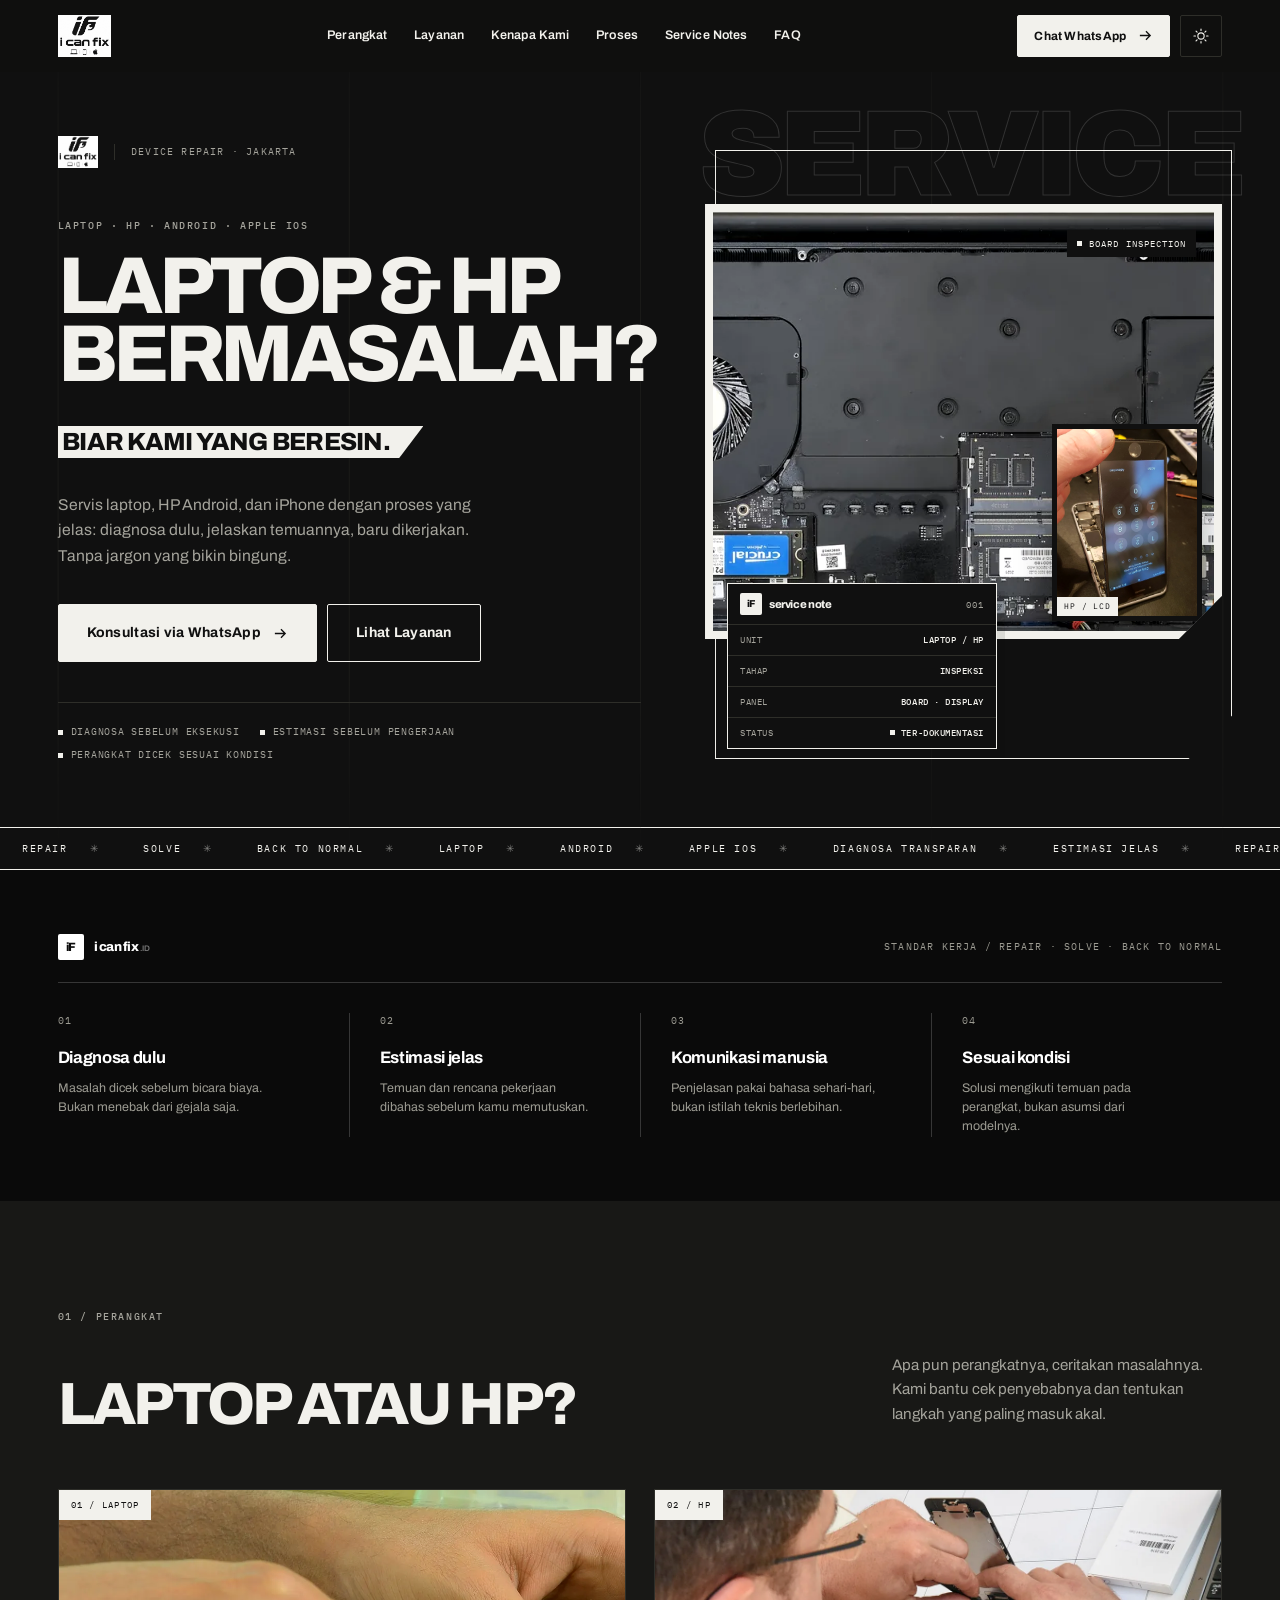
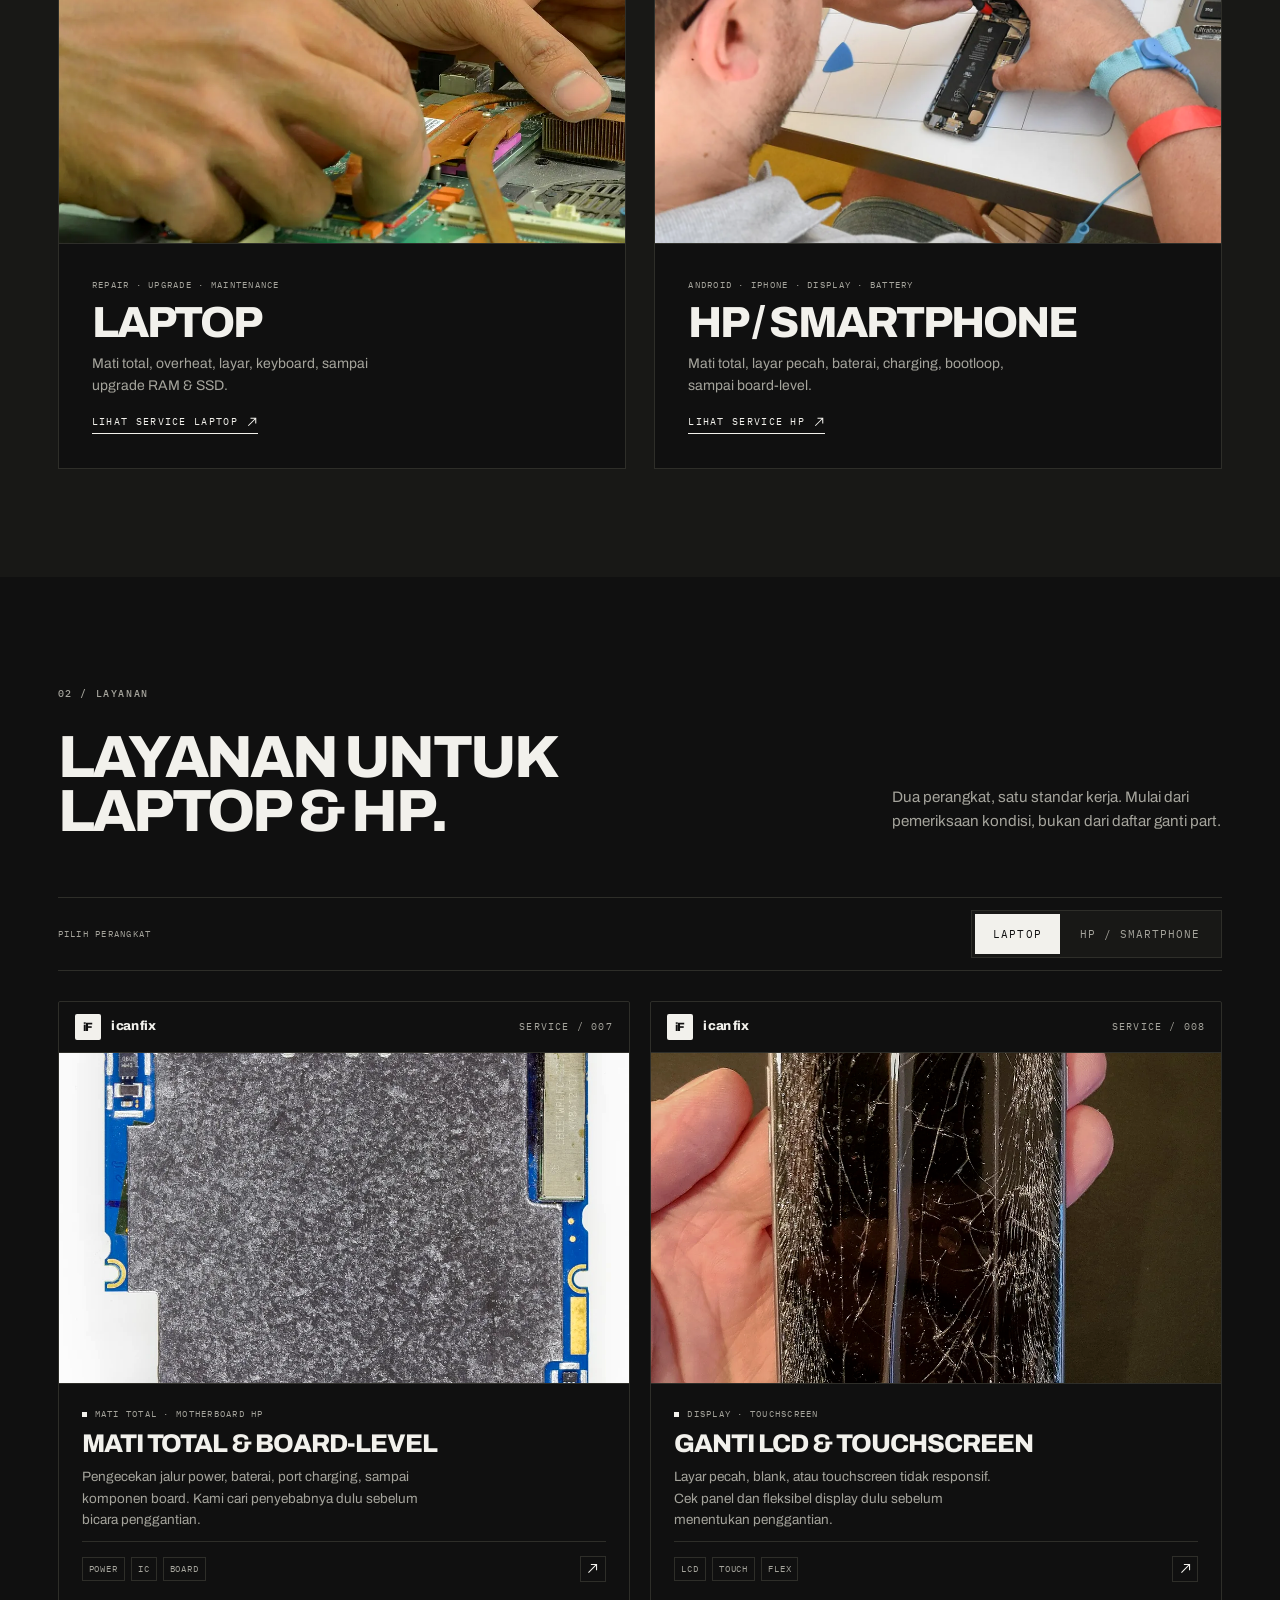
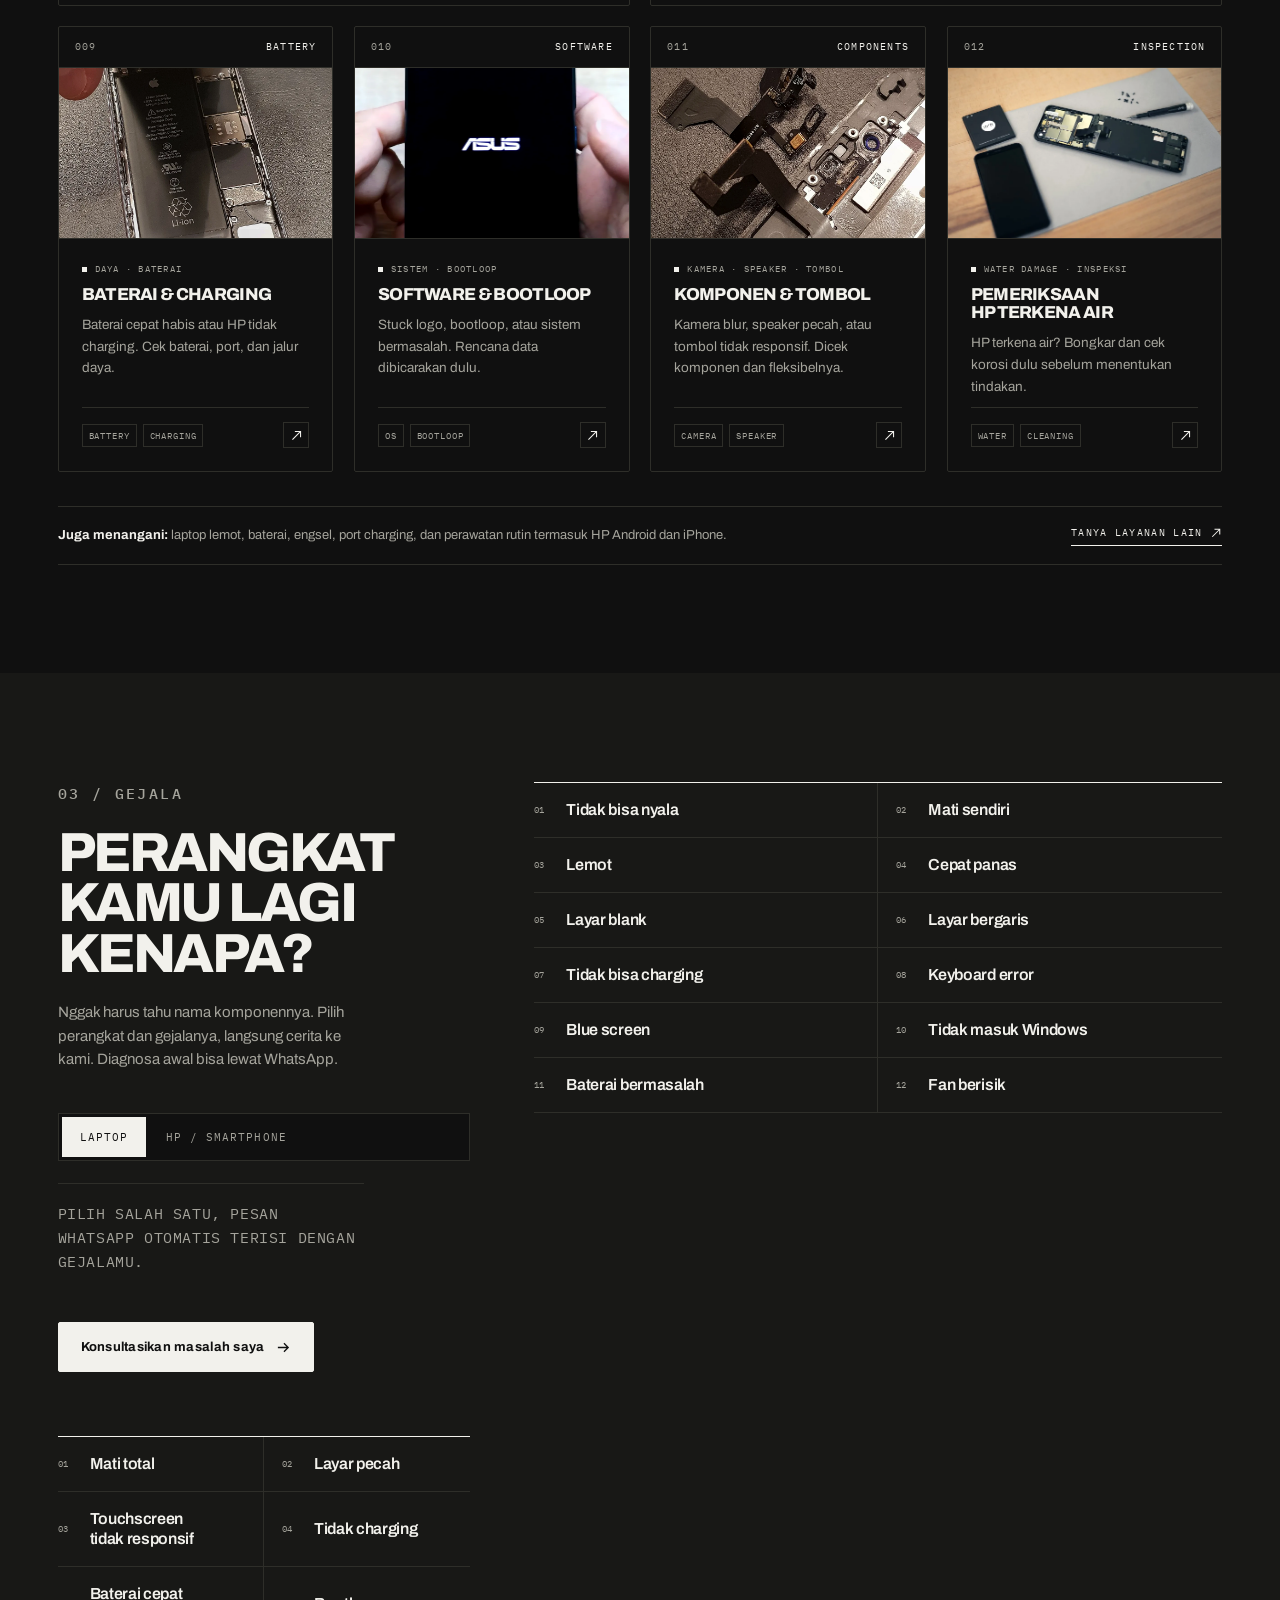
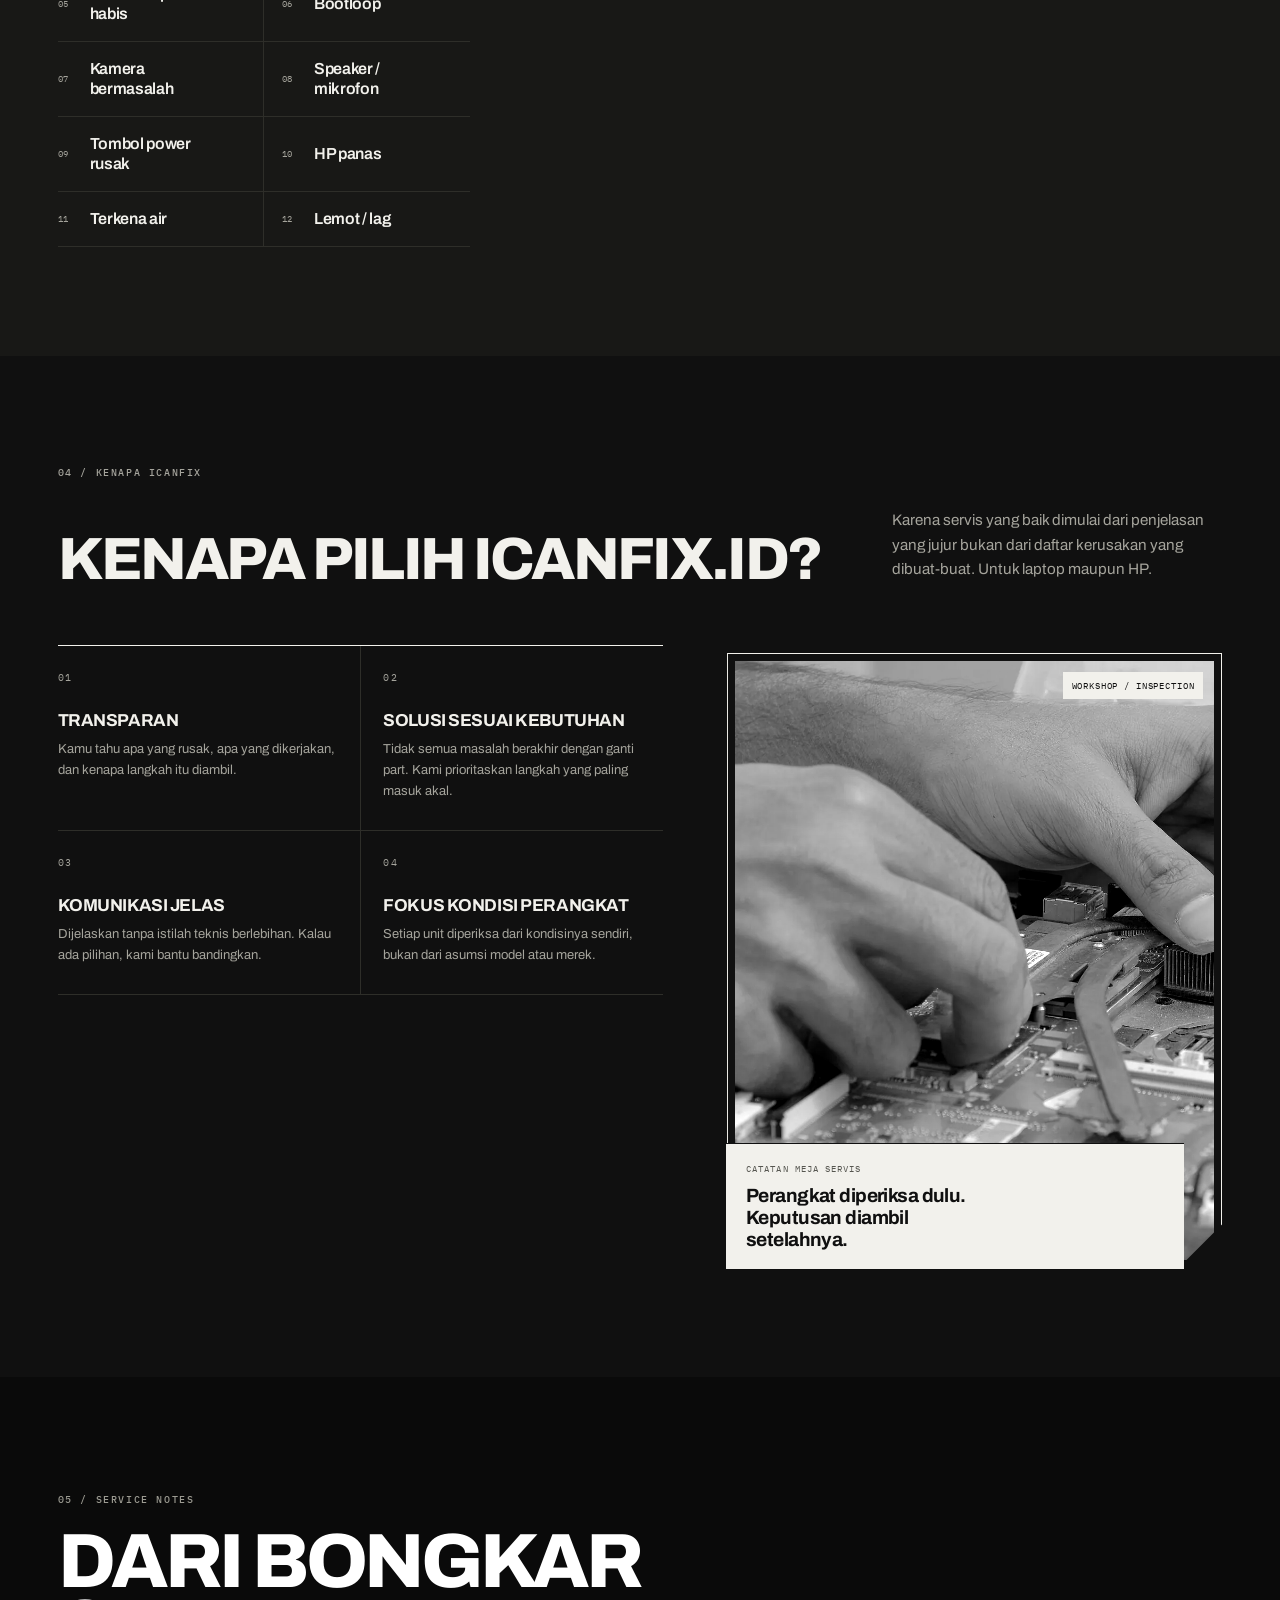
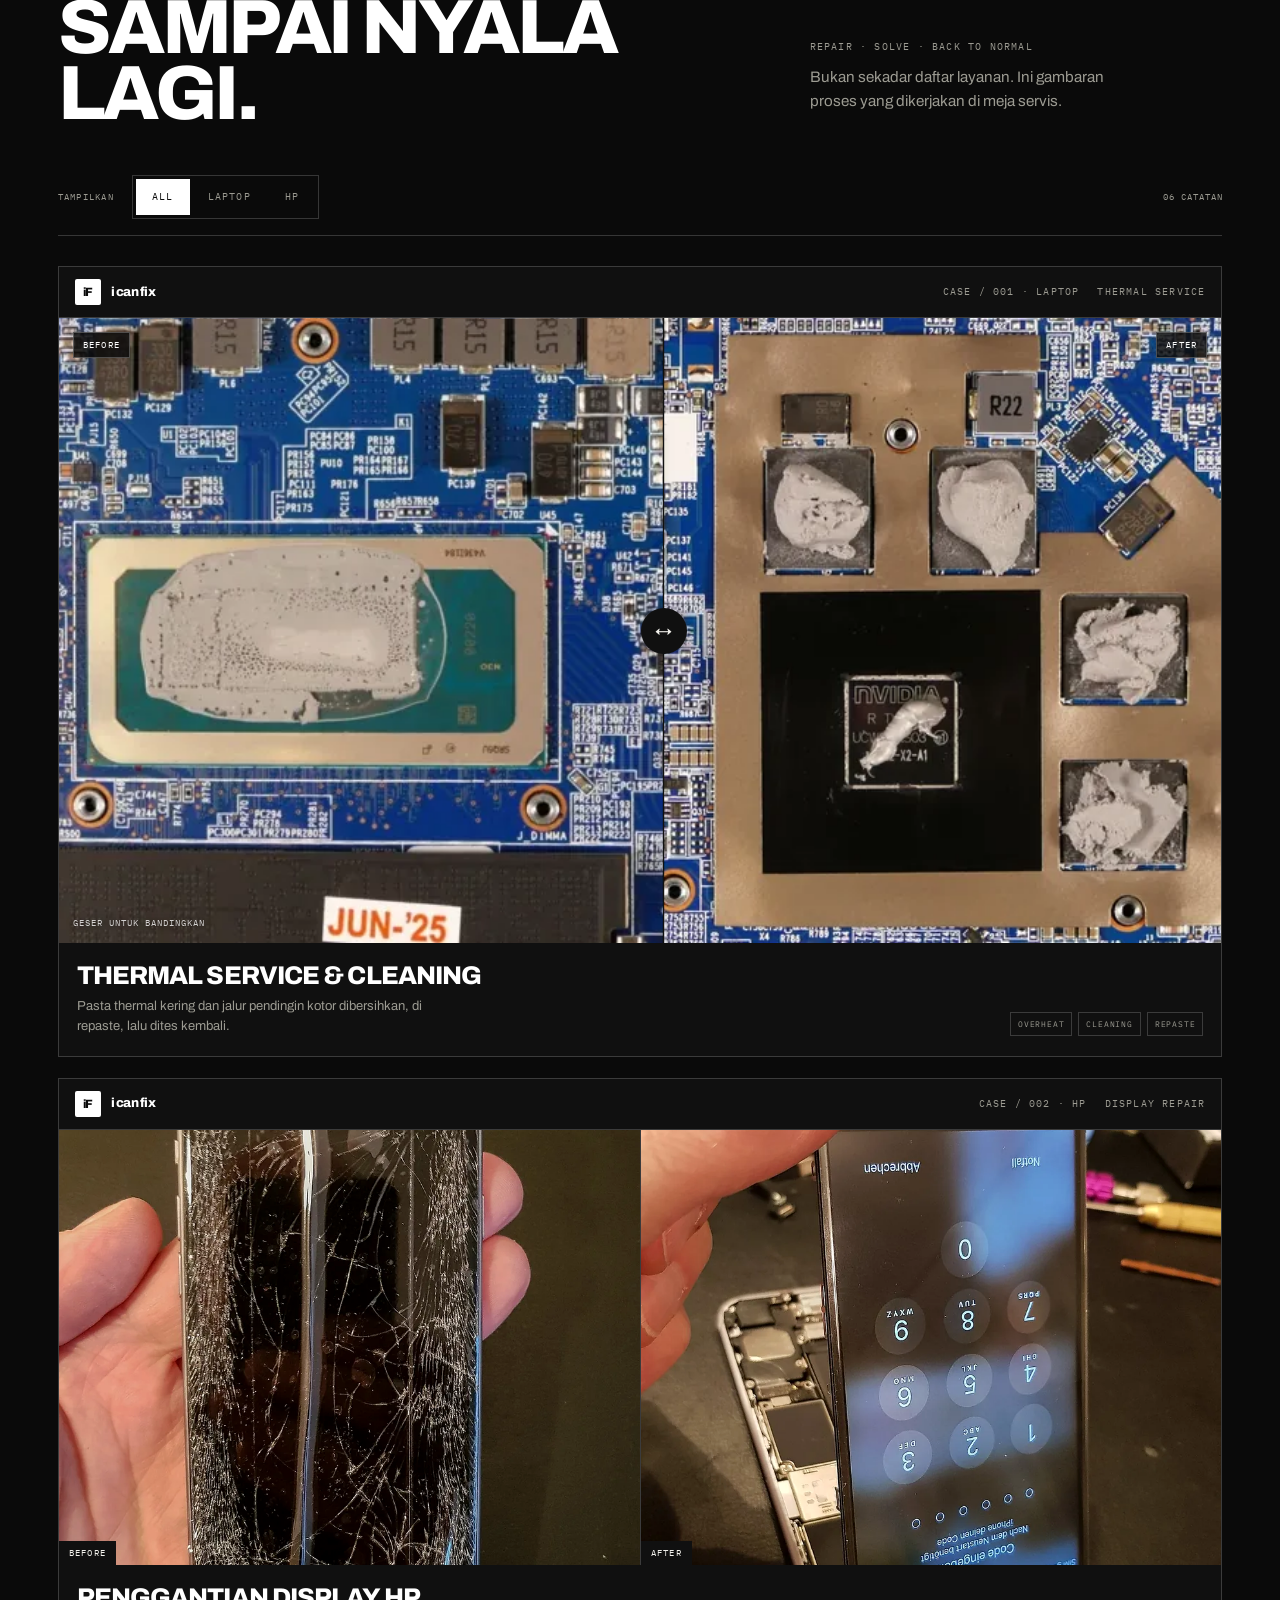
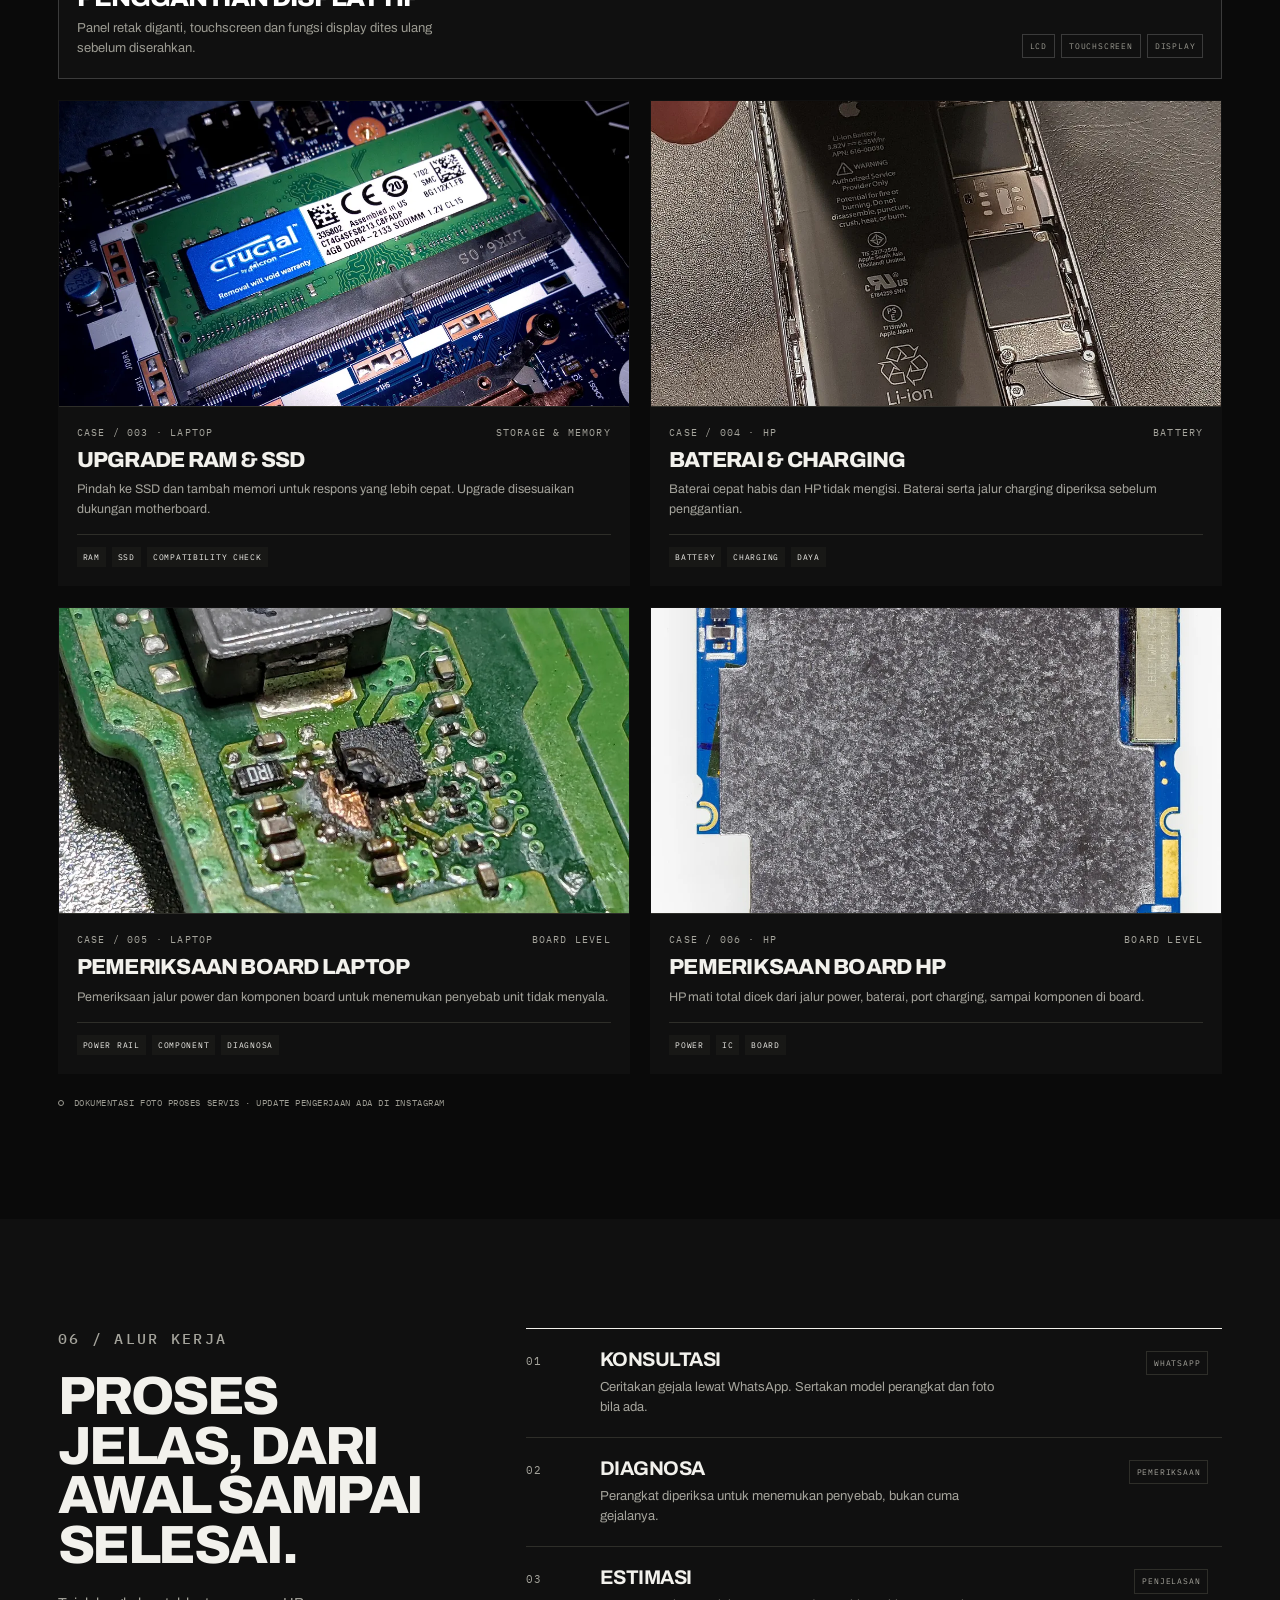
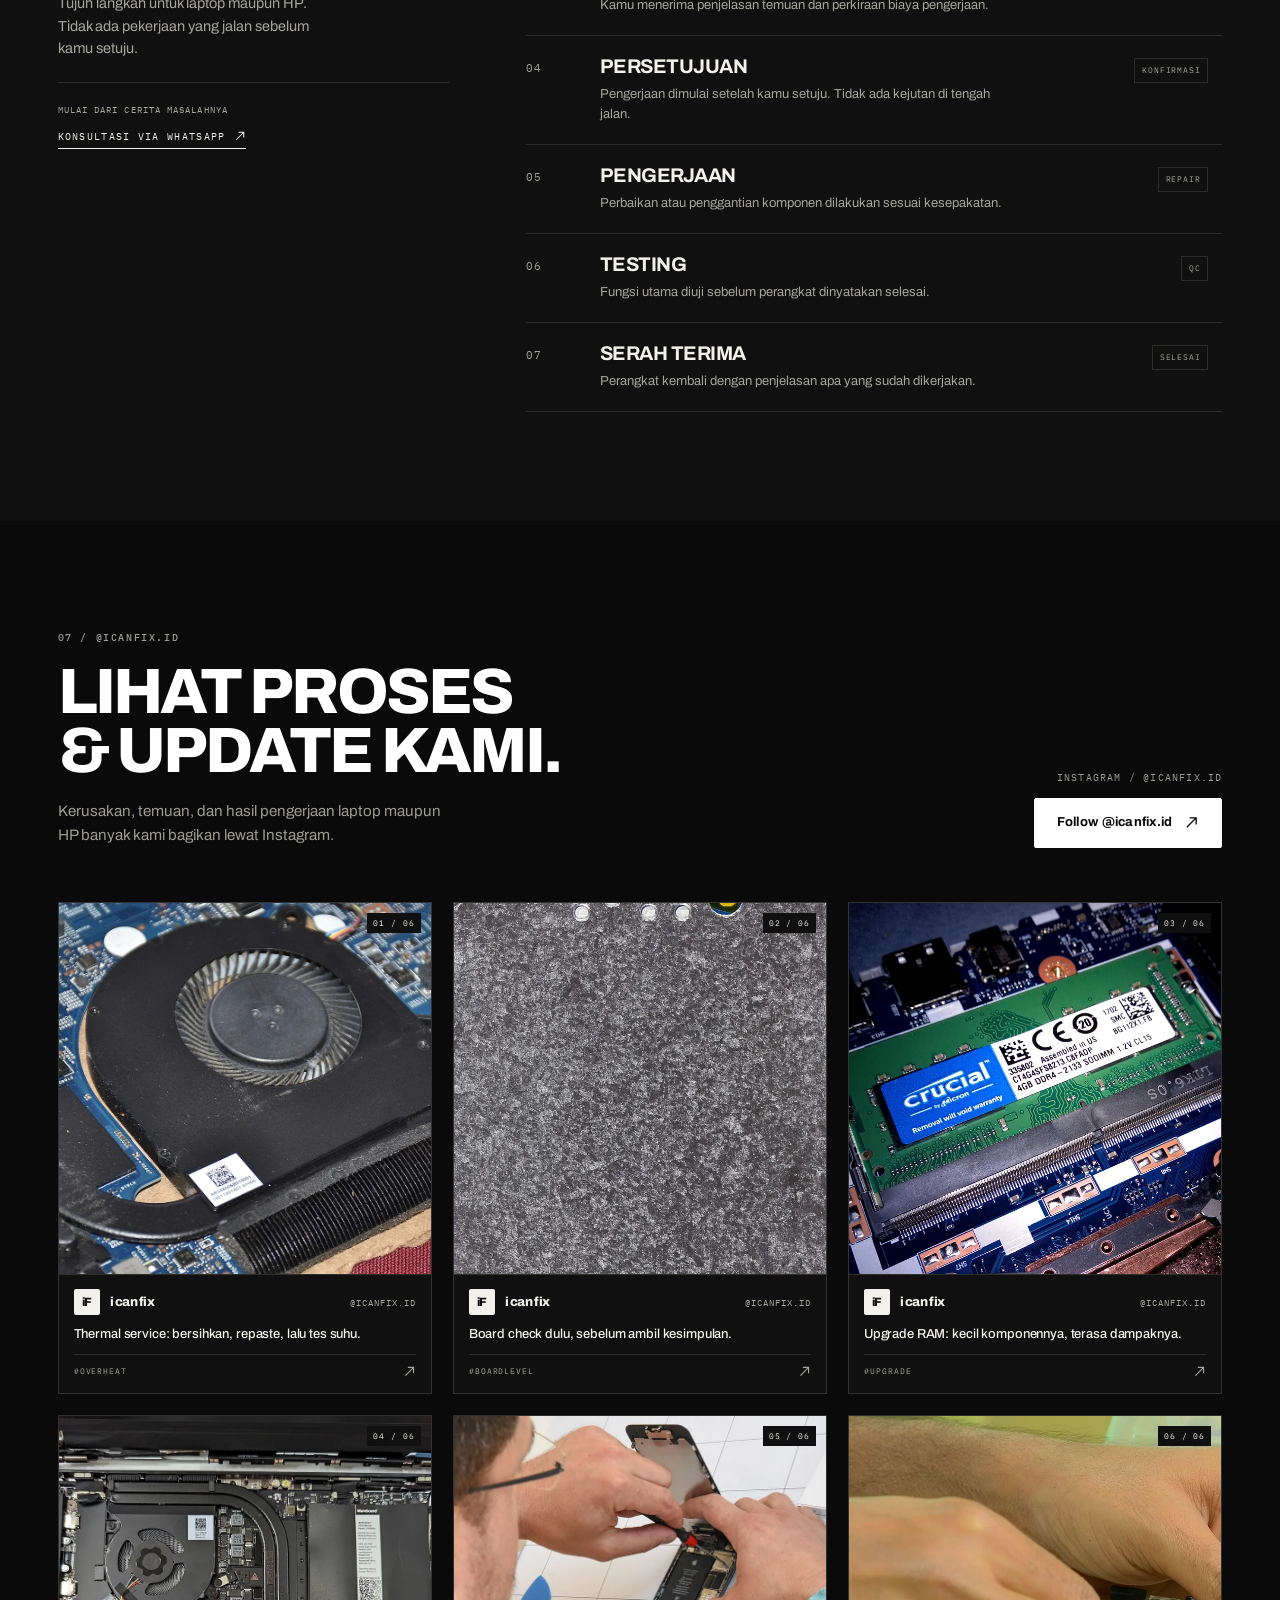
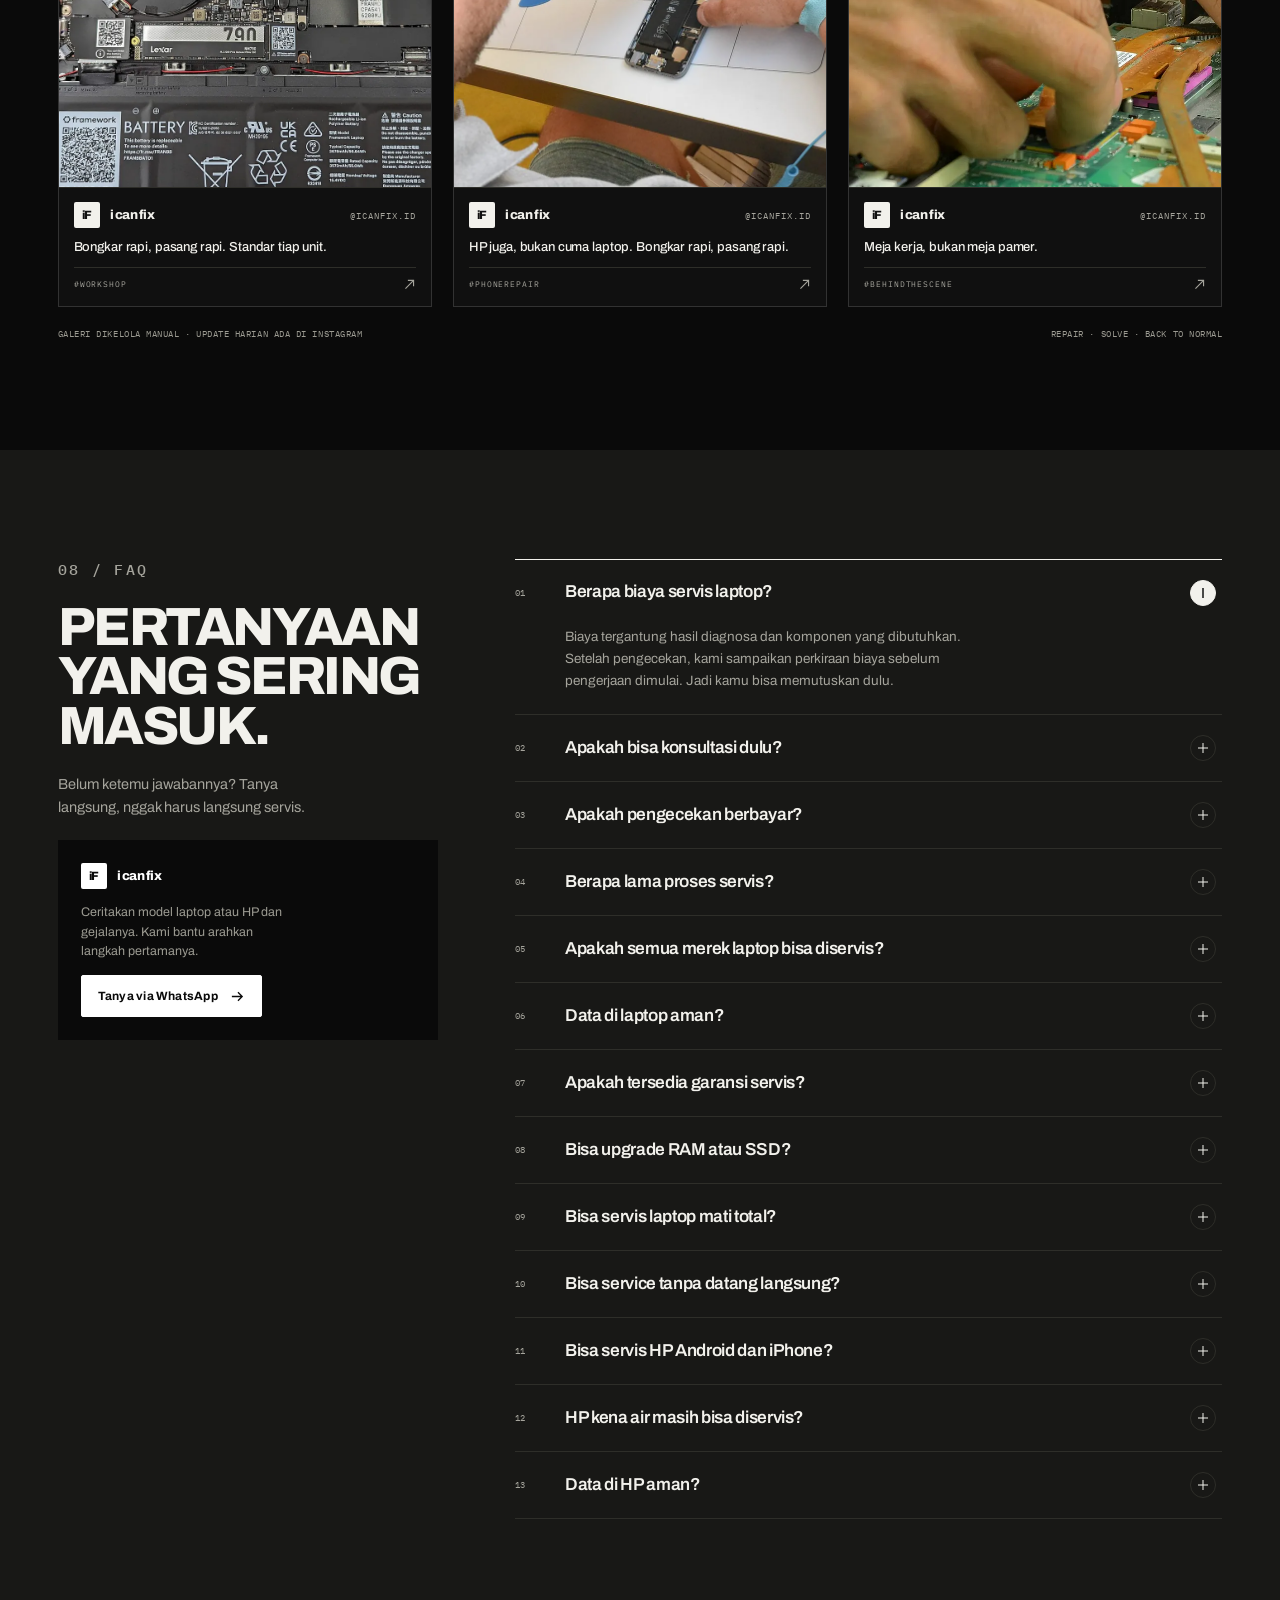
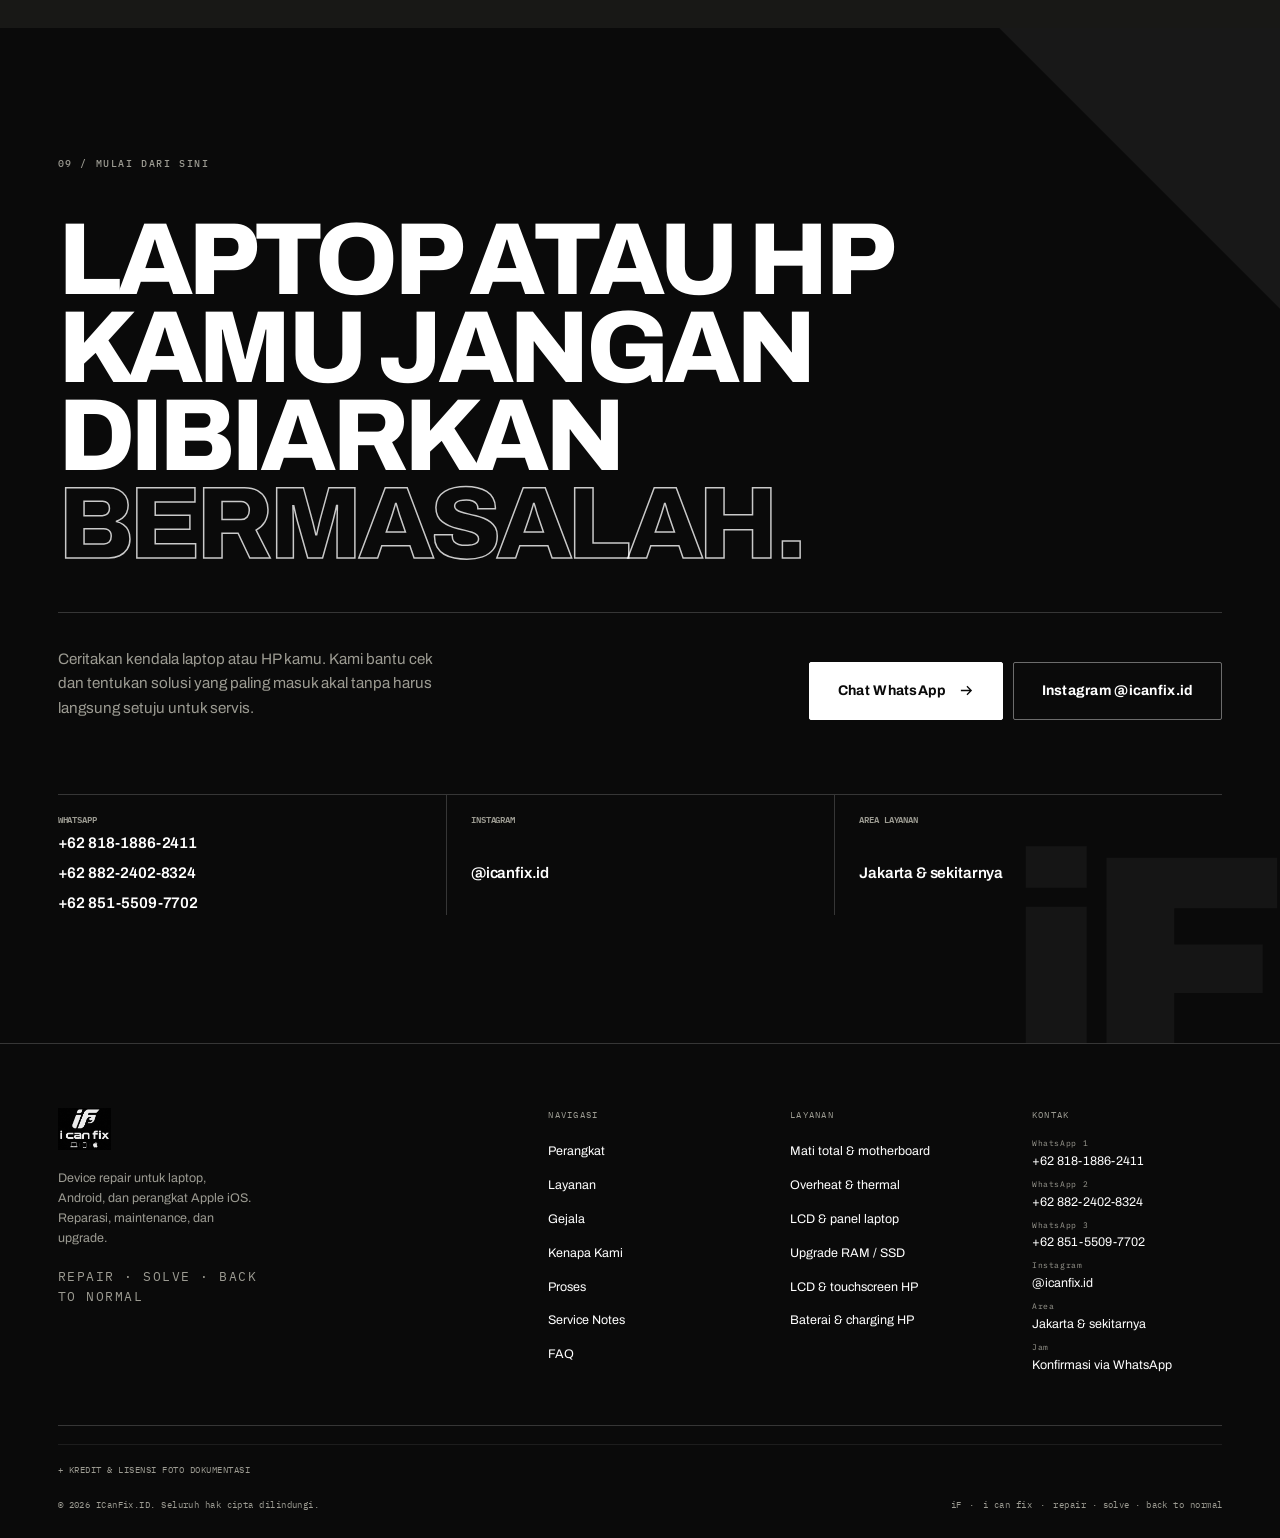
<file: test-phone.html>
﻿<!DOCTYPE html>
<html lang="id">
<head>
  <meta charset="UTF-8">
  <meta name="viewport" content="width=device-width, initial-scale=1.0">

  <title>Service Laptop &amp; HP Jakarta | ICanFix.ID</title>
  <meta name="description" content="ICanFix.ID melayani service laptop dan HP: Android maupun iPhone. Perbaikan hardware, software, maintenance, dan upgrade. Diagnosa dulu, estimasi jelas, baru dikerjakan. Konsultasi via WhatsApp.">
  <meta name="theme-color" content="#ffffff">
  <meta name="color-scheme" content="light dark">
  <script>
    (function () {
      try {
        var saved = localStorage.getItem("icanfix-theme");
        var dark = true;
        if (dark) document.documentElement.setAttribute("data-theme", "dark");
      } catch (e) {}
    })();
  </script>

  <link rel="icon" href="assets/img/WhatsApp%20Image%202026-11-12%20at%2016.58.43.jpeg" type="image/jpeg">
  <link rel="apple-touch-icon" href="assets/img/WhatsApp%20Image%202026-11-12%20at%2016.58.43.jpeg">
  <link rel="canonical" href="https://icanfix.my.id/">

  <!-- Open Graph / social -->
  <meta property="og:type" content="website">
  <meta property="og:locale" content="id_ID">
  <meta property="og:site_name" content="ICanFix.ID">
  <meta property="og:title" content="Service Laptop &amp; HP Jakarta | ICanFix.ID">
  <meta property="og:description" content="Laptop atau HP bermasalah? Diagnosa dulu, estimasi jelas, baru dikerjakan. Service laptop, Android, dan iPhone.">
  <meta property="og:url" content="https://icanfix.my.id/">
  <meta property="og:image" content="https://icanfix.my.id/assets/img/og-icanfix.jpg">
  <meta property="og:image:width" content="1200">
  <meta property="og:image:height" content="630">
  <meta property="og:image:alt" content="Pemeriksaan laptop dan HP di meja servis">
  <meta name="twitter:card" content="summary_large_image">
  <meta name="twitter:title" content="Service Laptop &amp; HP Jakarta | ICanFix.ID">
  <meta name="twitter:description" content="Diagnosa dulu, estimasi jelas, baru dikerjakan. Konsultasikan masalah laptop atau HP kamu via WhatsApp.">
  <meta name="twitter:image" content="https://icanfix.my.id/assets/img/og-icanfix.jpg">

  <link rel="preconnect" href="https://fonts.googleapis.com">
  <link rel="preconnect" href="https://fonts.gstatic.com" crossorigin>
  <link href="https://fonts.googleapis.com/css2?family=Archivo:wght@400;500;600;700;800;900&family=IBM+Plex+Mono:wght@400;500&display=swap" rel="stylesheet">

  <link rel="preload" as="image" href="assets/img/hero-board-1100.webp" imagesrcset="assets/img/hero-board-700.webp 700w, assets/img/hero-board-1100.webp 1100w" imagesizes="(max-width: 980px) 92vw, 42vw" fetchpriority="high">
  <link rel="preload" as="image" href="assets/img/phone-screen-after-900.webp" fetchpriority="high">
  <link rel="stylesheet" href="assets/css/style.css">

  <script>document.documentElement.classList.add('js');</script>

  <script type="application/ld+json">
  {
    "@context": "https://schema.org",
    "@graph": [
      {
        "@type": "Organization",
        "@id": "https://icanfix.my.id/#organization",
        "name": "ICanFix.ID",
        "url": "https://icanfix.my.id/",
        "logo": "https://icanfix.my.id/assets/img/WhatsApp%20Image%202026-11-12%20at%2016.58.43.jpeg",
        "image": "https://icanfix.my.id/assets/img/WhatsApp%20Image%202026-11-12%20at%2016.58.43.jpeg",
        "description": "Layanan perbaikan laptop, Android, dan perangkat Apple iOS. Diagnosa, perbaikan hardware dan software, maintenance, serta upgrade perangkat.",
        "areaServed": {
          "@type": "Place",
          "name": "Jakarta, Indonesia"
        },
        "sameAs": ["https://www.instagram.com/icanfix.id/"],
        "contactPoint": [
          {
            "@type": "ContactPoint",
            "contactType": "customer service",
            "telephone": "+62-818-1886-2411",
            "availableLanguage": ["id"]
          },
          {
            "@type": "ContactPoint",
            "contactType": "customer service",
            "telephone": "+62-882-2402-8324",
            "availableLanguage": ["id"]
          }
        ]
      },
      {
        "@type": "Service",
        "name": "Service dan Perbaikan Laptop",
        "serviceType": "Laptop repair",
        "provider": { "@id": "https://icanfix.my.id/#organization" },
        "areaServed": {
          "@type": "Place",
          "name": "Jakarta, Indonesia"
        },
        "description": "Pemeriksaan dan perbaikan laptop: mati total, motherboard, layar, keyboard, overheat, upgrade RAM/SSD, instalasi software, dan perawatan berkala."
      },
      {
        "@type": "Service",
        "name": "Service dan Perbaikan HP / Smartphone",
        "serviceType": "Smartphone repair",
        "provider": { "@id": "https://icanfix.my.id/#organization" },
        "areaServed": {
          "@type": "Place",
          "name": "Jakarta, Indonesia"
        },
        "description": "Pemeriksaan dan perbaikan HP Android dan iPhone: mati total, LCD dan touchscreen, baterai, charging, bootloop, kamera, speaker, serta perbaikan board-level."
      },
      {
        "@type": "WebSite",
        "@id": "https://icanfix.my.id/#website",
        "url": "https://icanfix.my.id/",
        "name": "ICanFix.ID",
        "inLanguage": "id-ID",
        "publisher": { "@id": "https://icanfix.my.id/#organization" }
      }
    ]
  }
  </script>
</head>
<body id="top">

  <a class="skip-link" href="#main">Lewati ke konten utama</a>

  <!-- ================= NAV ================= -->
  <header class="nav" id="site-nav">
    <div class="nav__inner wrap">
      <a class="brand" href="#top" aria-label="ICanFix.ID, kembali ke atas">
        <img class="brand__logo" src="assets/img/icanfix-logo.jpg" alt="ICanFix.ID">
      </a>

      <nav class="nav__links" aria-label="Navigasi utama">
        <a href="#perangkat">Perangkat</a>
        <a href="#layanan">Layanan</a>
        <a href="#kenapa">Kenapa Kami</a>
        <a href="#proses">Proses</a>
        <a href="#service-notes">Service Notes</a>
        <a href="#faq">FAQ</a>
      </nav>

      <div class="nav__actions">
        <a class="btn btn--sm btn--nav" href="https://wa.me/6288224028324" data-wa-default target="_blank" rel="noopener">
          Chat WhatsApp
          <svg viewBox="0 0 16 16" fill="none" aria-hidden="true"><path d="M2 8h11M8.5 3.5 13 8l-4.5 4.5" stroke="currentColor" stroke-width="1.4"/></svg>
        </a>
        <button class="theme-toggle" type="button" id="theme-toggle" aria-label="Ganti ke mode gelap" aria-pressed="false" title="Mode gelap">
          <svg class="theme-toggle__moon" viewBox="0 0 24 24" fill="none" aria-hidden="true">
            <path d="M20.4 14.6A8.7 8.7 0 0 1 9.4 3.6a8.7 8.7 0 1 0 11 11Z" stroke="currentColor" stroke-width="1.5" stroke-linejoin="round"/>
          </svg>
          <svg class="theme-toggle__sun" viewBox="0 0 24 24" fill="none" aria-hidden="true">
            <circle cx="12" cy="12" r="4.2" stroke="currentColor" stroke-width="1.5"/>
            <path d="M12 2.6v2M12 19.4v2M2.6 12h2M19.4 12h2M5.4 5.4l1.4 1.4M17.2 17.2l1.4 1.4M18.6 5.4l-1.4 1.4M6.8 17.2l-1.4 1.4" stroke="currentColor" stroke-width="1.5" stroke-linecap="round"/>
          </svg>
          <span class="sr-only">Mode gelap</span>
        </button>
        <button class="nav__toggle" type="button" aria-expanded="false" aria-controls="mobile-menu" id="menu-toggle">
          <span></span><span></span><span></span>
          <span class="sr-only">Buka menu</span>
        </button>
      </div>
    </div>
  </header>

  <div class="menu" id="mobile-menu" aria-label="Menu seluler">
    <nav class="menu__links" aria-label="Navigasi seluler">
      <a href="#perangkat"><span>01</span>Perangkat</a>
      <a href="#layanan"><span>02</span>Layanan</a>
      <a href="#gejala"><span>03</span>Gejala</a>
      <a href="#kenapa"><span>04</span>Kenapa Kami</a>
      <a href="#proses"><span>05</span>Proses</a>
      <a href="#service-notes"><span>06</span>Service Notes</a>
      <a href="#faq"><span>07</span>FAQ</a>
    </nav>
    <div class="menu__actions">
      <a class="btn" href="https://wa.me/6288224028324" data-wa-default target="_blank" rel="noopener">
        Konsultasi via WhatsApp
        <svg viewBox="0 0 16 16" fill="none" aria-hidden="true"><path d="M2 8h11M8.5 3.5 13 8l-4.5 4.5" stroke="currentColor" stroke-width="1.4"/></svg>
      </a>
      <a class="btn btn--ghost" href="https://www.instagram.com/icanfix.id/" target="_blank" rel="noopener" data-ig>Instagram @icanfix.id</a>
    </div>
    <div class="menu__meta">
      <span>DEVICE REPAIR · LAPTOP · ANDROID · APPLE iOS</span>
      <span>JAKARTA &amp; SEKITARNYA</span>
      <span>REPAIR · SOLVE · BACK TO NORMAL</span>
    </div>
  </div>

  <main id="main">

    <!-- ================= HERO ================= -->
    <section class="hero" aria-labelledby="hero-title">
      <div class="wrap">
        <div class="hero__grid">
          <div class="hero__copy">
            <div class="hero__topline">
              <span class="brand brand--sm" aria-hidden="true">
                <img class="brand__logo" src="assets/img/icanfix-logo.jpg" alt="">
              </span>
              <span class="mono">Device repair · Jakarta</span>
            </div>

            <p class="eyebrow hero__eyebrow">Laptop · HP · Android · Apple iOS</p>

            <h1 class="hero__title" id="hero-title">
              <span class="hero__line">Laptop &amp; HP</span>
              <span class="hero__line">bermasalah?</span>
              <span class="hero__statement">Biar kami yang beresin.</span>
            </h1>

            <p class="hero__lead">
              Servis laptop, HP Android, dan iPhone dengan proses yang jelas: diagnosa dulu,
              jelaskan temuannya, baru dikerjakan. Tanpa jargon yang bikin bingung.
            </p>

            <div class="hero__actions">
              <a class="btn btn--lg" href="https://wa.me/6288224028324" data-wa-default target="_blank" rel="noopener">
                Konsultasi via WhatsApp
                <svg viewBox="0 0 16 16" fill="none" aria-hidden="true"><path d="M2 8h11M8.5 3.5 13 8l-4.5 4.5" stroke="currentColor" stroke-width="1.4"/></svg>
              </a>
              <a class="btn btn--ghost btn--lg" href="#layanan">Lihat Layanan</a>
            </div>

            <ul class="hero__micro">
              <li>Diagnosa sebelum eksekusi</li>
              <li>Estimasi sebelum pengerjaan</li>
              <li>Perangkat dicek sesuai kondisi</li>
            </ul>
          </div>

          <div class="hero__visual">
            <span class="hero__ghost" aria-hidden="true">Service</span>
            <div class="hero__offset" aria-hidden="true"></div>
            <figure class="hero__frame">
              <div class="hero__media">
                <img
                  src="assets/img/hero-board-1100.webp"
                  srcset="assets/img/hero-board-700.webp 700w, assets/img/hero-board-1100.webp 1100w"
                  sizes="(max-width: 980px) 92vw, 42vw"
                  width="1100" height="825"
                  alt="Bagian dalam laptop: kipas, modul RAM, dan SSD yang terlihat saat proses pemeriksaan"
                  fetchpriority="high" decoding="async">
                <span class="hero__frame-label">Board inspection</span>
                <div class="hero__phone">
                  <img src="assets/img/phone-screen-after-900.webp" width="900" height="1125"
                    alt="Display iPhone yang sudah menyala normal setelah proses penggantian layar"
                    fetchpriority="high" decoding="async">
                  <span class="hero__phone-label">HP / LCD</span>
                </div>
              </div>
              <figcaption class="sr-only">Dokumentasi pemeriksaan laptop dan HP di meja servis.</figcaption>
            </figure>

            <div class="hero__spec" aria-hidden="true">
              <div class="hero__spec-top">
                <span class="brand" style="gap:7px">
                  <span class="brand__mark" style="width:22px;height:22px;font-size:10px">iF</span>
                  <span class="brand__word" style="font-size:11px">service note</span>
                </span>
                <span class="mono">001</span>
              </div>
              <div class="hero__spec-rows">
                <div class="hero__spec-row"><span>Unit</span><span>Laptop / HP</span></div>
                <div class="hero__spec-row"><span>Tahap</span><span>Inspeksi</span></div>
                <div class="hero__spec-row"><span>Panel</span><span>Board · Display</span></div>
                <div class="hero__spec-row hero__spec-row--status"><span>Status</span><span>Ter-dokumentasi</span></div>
              </div>
            </div>
          </div>
        </div>
      </div>

      <div class="marquee" aria-hidden="true">
        <div class="marquee__track">
          <div class="marquee__group">
            <span>Repair</span><span>Solve</span><span>Back to normal</span><span>Laptop</span><span>Android</span><span>Apple iOS</span><span>Diagnosa transparan</span><span>Estimasi jelas</span>
          </div>
          <div class="marquee__group">
            <span>Repair</span><span>Solve</span><span>Back to normal</span><span>Laptop</span><span>Android</span><span>Apple iOS</span><span>Diagnosa transparan</span><span>Estimasi jelas</span>
          </div>
        </div>
      </div>
    </section>

    <!-- ================= TRUST ================= -->
    <section class="sec sec--dark trust" aria-label="Cara kami bekerja">
      <div class="wrap">
        <div class="trust__head">
          <span class="brand brand--inv brand--sm" aria-hidden="true">
            <span class="brand__mark">iF</span>
            <span class="brand__word">i can fix<span class="brand__id">.ID</span></span>
          </span>
          <span class="mono">Standar kerja / Repair · Solve · Back to normal</span>
        </div>
        <ul class="trust__grid">
          <li class="trust__item">
            <span class="mono trust__num">01</span>
            <h3>Diagnosa dulu</h3>
            <p>Masalah dicek sebelum bicara biaya. Bukan menebak dari gejala saja.</p>
          </li>
          <li class="trust__item">
            <span class="mono trust__num">02</span>
            <h3>Estimasi jelas</h3>
            <p>Temuan dan rencana pekerjaan dibahas sebelum kamu memutuskan.</p>
          </li>
          <li class="trust__item">
            <span class="mono trust__num">03</span>
            <h3>Komunikasi manusia</h3>
            <p>Penjelasan pakai bahasa sehari-hari, bukan istilah teknis berlebihan.</p>
          </li>
          <li class="trust__item">
            <span class="mono trust__num">04</span>
            <h3>Sesuai kondisi</h3>
            <p>Solusi mengikuti temuan pada perangkat, bukan asumsi dari modelnya.</p>
          </li>
        </ul>
      </div>
    </section>

    <!-- ================= DEVICE PILLARS ================= -->
    <section class="sec sec--bone device-pillars" id="perangkat" aria-labelledby="perangkat-title">
      <div class="wrap">
        <header class="sec-head" data-reveal>
          <p class="eyebrow">01 / Perangkat</p>
          <div class="sec-head__row">
            <h2 class="sec-title" id="perangkat-title">Laptop atau HP?</h2>
            <p class="sec-lead">
              Apa pun perangkatnya, ceritakan masalahnya. Kami bantu cek penyebabnya
              dan tentukan langkah yang paling masuk akal.
            </p>
          </div>
        </header>

        <div class="pillars">
          <article class="pillar" data-reveal>
            <div class="pillar__media">
              <img src="assets/img/technician-1100.webp" width="1100" height="734" loading="eager" decoding="async"
                alt="Teknisi sedang memeriksa bagian dalam laptop di meja servis">
              <span class="pillar__tag mono">01 / Laptop</span>
            </div>
            <div class="pillar__body">
              <p class="mono pillar__kicker">Repair · Upgrade · Maintenance</p>
              <h3>Laptop</h3>
              <p>Mati total, overheat, layar, keyboard, sampai upgrade RAM &amp; SSD.</p>
              <a class="link-arrow" href="#layanan" data-device-jump="laptop">
                Lihat service laptop
                <svg width="12" height="12" viewBox="0 0 16 16" fill="none" aria-hidden="true"><path d="M3 13 13 3M6 3h7v7" stroke="currentColor" stroke-width="1.4"/></svg>
              </a>
            </div>
          </article>

          <article class="pillar" data-reveal style="--delay:80ms">
            <div class="pillar__media">
              <img src="assets/img/phone-repair-1200.webp" width="1200" height="750" loading="eager" decoding="async"
                alt="Teknisi sedang mengerjakan komponen HP yang sudah dibuka di meja servis">
              <span class="pillar__tag mono">02 / HP</span>
            </div>
            <div class="pillar__body">
              <p class="mono pillar__kicker">Android · iPhone · Display · Battery</p>
              <h3>HP / Smartphone</h3>
              <p>Mati total, layar pecah, baterai, charging, bootloop, sampai board-level.</p>
              <a class="link-arrow" href="#layanan" data-device-jump="phone">
                Lihat service HP
                <svg width="12" height="12" viewBox="0 0 16 16" fill="none" aria-hidden="true"><path d="M3 13 13 3M6 3h7v7" stroke="currentColor" stroke-width="1.4"/></svg>
              </a>
            </div>
          </article>
        </div>
      </div>
    </section>

    <!-- ================= SERVICES ================= -->
    <section class="sec" id="layanan" aria-labelledby="layanan-title" data-device-tabs>
      <div class="wrap">
        <header class="sec-head" data-reveal>
          <p class="eyebrow">02 / Layanan</p>
          <div class="sec-head__row">
            <h2 class="sec-title" id="layanan-title">Layanan untuk laptop &amp; HP.</h2>
            <p class="sec-lead">
              Dua perangkat, satu standar kerja. Mulai dari pemeriksaan kondisi,
              bukan dari daftar ganti part.
            </p>
          </div>
        </header>

        <div class="device-switch" data-reveal>
          <span class="mono device-switch__label">Pilih perangkat</span>
          <div class="device-tabs" role="tablist" aria-label="Pilih perangkat untuk layanan">
            <button class="device-tab" type="button" role="tab" id="device-tab-laptop"
              aria-selected="true" aria-controls="svc-panel-laptop" data-device-tab="laptop">Laptop</button>
            <button class="device-tab" type="button" role="tab" id="device-tab-phone"
              aria-selected="false" aria-controls="svc-panel-phone" tabindex="-1" data-device-tab="phone">HP / Smartphone</button>
          </div>
        </div>

        <div class="svc-panel" hidden id="svc-panel-laptop" role="tabpanel" aria-labelledby="device-tab-laptop" data-device-panel="laptop">
        <div class="svc-grid">
          <!-- Featured 01 -->
          <article class="svc svc--wide" data-reveal>
            <div class="svc__head">
              <span class="brand brand--sm" aria-hidden="true">
                <span class="brand__mark">iF</span>
                <span class="brand__word">i can fix</span>
              </span>
              <span class="mono svc__index">Service / 001</span>
            </div>
            <div class="svc__media">
              <img src="assets/img/board-macro-1100.webp" width="1100" height="825" loading="eager" decoding="async"
                alt="Close-up komponen motherboard laptop yang diperiksa di bawah mikroskop">
            </div>
            <div class="svc__body">
              <p class="svc__kicker">Mati total · Motherboard</p>
              <h3 class="svc__title">Mati total &amp; board-level</h3>
              <p class="svc__desc">
                Pengecekan jalur power, adaptor, baterai, sampai komponen motherboard.
                Kami cari penyebabnya dulu sebelum bicara penggantian.
              </p>
              <div class="svc__foot">
                <div class="svc__tags"><span>Power</span><span>IC</span><span>Board</span></div>
                <span class="svc__arrow" aria-hidden="true"><svg viewBox="0 0 16 16" fill="none"><path d="M3 13 13 3M6 3h7v7" stroke="currentColor" stroke-width="1.3"/></svg></span>
              </div>
            </div>
            <a class="svc__cta" href="https://wa.me/6288224028324" data-wa="Laptop mati total / motherboard" target="_blank" rel="noopener" aria-label="Konsultasikan laptop mati total via WhatsApp"></a>
          </article>

          <!-- Featured 02 -->
          <article class="svc svc--wide" data-reveal style="--delay:80ms">
            <div class="svc__head">
              <span class="brand brand--sm" aria-hidden="true">
                <span class="brand__mark">iF</span>
                <span class="brand__word">i can fix</span>
              </span>
              <span class="mono svc__index">Service / 002</span>
            </div>
            <div class="svc__media">
              <img src="assets/img/heatsink-1100.webp" width="1100" height="825" loading="eager" decoding="async"
                alt="Kipas dan heatsink laptop yang dibongkar untuk dibersihkan dan diganti thermal paste">
            </div>
            <div class="svc__body">
              <p class="svc__kicker">Overheat · Maintenance</p>
              <h3 class="svc__title">Overheat &amp; thermal service</h3>
              <p class="svc__desc">
                Bongkar, bersihkan heatsink dan fan, ganti thermal paste, lalu tes suhu.
                Untuk laptop yang cepat panas atau fan-nya berisik.
              </p>
              <div class="svc__foot">
                <div class="svc__tags"><span>Cleaning</span><span>Repaste</span><span>Testing</span></div>
                <span class="svc__arrow" aria-hidden="true"><svg viewBox="0 0 16 16" fill="none"><path d="M3 13 13 3M6 3h7v7" stroke="currentColor" stroke-width="1.3"/></svg></span>
              </div>
            </div>
            <a class="svc__cta" href="https://wa.me/6288224028324" data-wa="Laptop overheat / thermal service" target="_blank" rel="noopener" aria-label="Konsultasikan laptop overheat via WhatsApp"></a>
          </article>

          <!-- Compact 03 -->
          <article class="svc svc--small" data-reveal>
            <div class="svc__head">
              <span class="mono svc__index">003</span>
              <span class="mono">Display</span>
            </div>
            <div class="svc__media">
              <img src="assets/img/ganti-lcd-1100.webp" width="1100" height="688" loading="eager" decoding="async"
                alt="Laptop yang dibongkar untuk pemeriksaan dan penggantian panel LCD">
            </div>
            <div class="svc__body">
              <p class="svc__kicker">Display</p>
              <h3 class="svc__title">Ganti LCD &amp; panel</h3>
              <p class="svc__desc">Layar blank, bergaris, atau pecah. Termasuk cek konektor dan fleksibel display.</p>
              <div class="svc__foot">
                <div class="svc__tags"><span>LCD</span><span>Connector</span></div>
                <span class="svc__arrow" aria-hidden="true"><svg viewBox="0 0 16 16" fill="none"><path d="M3 13 13 3M6 3h7v7" stroke="currentColor" stroke-width="1.3"/></svg></span>
              </div>
            </div>
            <a class="svc__cta" href="https://wa.me/6288224028324" data-wa="Ganti LCD / layar laptop" target="_blank" rel="noopener" aria-label="Konsultasikan ganti LCD laptop via WhatsApp"></a>
          </article>

          <!-- Compact 04 -->
          <article class="svc svc--small" data-reveal style="--delay:60ms">
            <div class="svc__head">
              <span class="mono svc__index">004</span>
              <span class="mono">Upgrade</span>
            </div>
            <div class="svc__media">
              <img src="assets/img/ram-upgrade-1100.webp" width="1100" height="733" loading="eager" decoding="async"
                alt="Modul RAM laptop terpasang pada slot di motherboard">
            </div>
            <div class="svc__body">
              <p class="svc__kicker">Performa</p>
              <h3 class="svc__title">Upgrade RAM / SSD</h3>
              <p class="svc__desc">Tambah memori atau pindah ke storage lebih cepat, sesuai dukungan perangkat.</p>
              <div class="svc__foot">
                <div class="svc__tags"><span>RAM</span><span>SSD</span></div>
                <span class="svc__arrow" aria-hidden="true"><svg viewBox="0 0 16 16" fill="none"><path d="M3 13 13 3M6 3h7v7" stroke="currentColor" stroke-width="1.3"/></svg></span>
              </div>
            </div>
            <a class="svc__cta" href="https://wa.me/6288224028324" data-wa="Upgrade RAM / SSD" target="_blank" rel="noopener" aria-label="Konsultasikan upgrade RAM atau SSD via WhatsApp"></a>
          </article>

          <!-- Compact 05 -->
          <article class="svc svc--small" data-reveal>
            <div class="svc__head">
              <span class="mono svc__index">005</span>
              <span class="mono">Input</span>
            </div>
            <div class="svc__media">
              <img src="assets/img/ganti-keyboard-1100.webp" width="1100" height="688" loading="eager" decoding="async"
                alt="Keyboard laptop QWERTY yang diperiksa sebelum penggantian">
            </div>
            <div class="svc__body">
              <p class="svc__kicker">Input</p>
              <h3 class="svc__title">Ganti keyboard</h3>
              <p class="svc__desc">Tombol tidak responsif, double press, atau keyboard terkena cairan.</p>
              <div class="svc__foot">
                <div class="svc__tags"><span>Keyboard</span><span>Liquid</span></div>
                <span class="svc__arrow" aria-hidden="true"><svg viewBox="0 0 16 16" fill="none"><path d="M3 13 13 3M6 3h7v7" stroke="currentColor" stroke-width="1.3"/></svg></span>
              </div>
            </div>
            <a class="svc__cta" href="https://wa.me/6288224028324" data-wa="Ganti keyboard laptop" target="_blank" rel="noopener" aria-label="Konsultasikan ganti keyboard laptop via WhatsApp"></a>
          </article>

          <!-- Compact 06 -->
          <article class="svc svc--small" data-reveal style="--delay:60ms">
            <div class="svc__head">
              <span class="mono svc__index">006</span>
              <span class="mono">Software</span>
            </div>
            <div class="svc__media">
              <img src="assets/img/internals-compaq-1100.webp" width="1100" height="733" loading="eager" decoding="async"
                alt="Bagian dalam laptop yang dibongkar untuk pemeriksaan dan instalasi sistem">
            </div>
            <div class="svc__body">
              <p class="svc__kicker">Sistem</p>
              <h3 class="svc__title">Instalasi &amp; software</h3>
              <p class="svc__desc">Pasang ulang sistem, driver, dan aplikasi. Rencana data dibicarakan sebelum proses.</p>
              <div class="svc__foot">
                <div class="svc__tags"><span>OS</span><span>Driver</span></div>
                <span class="svc__arrow" aria-hidden="true"><svg viewBox="0 0 16 16" fill="none"><path d="M3 13 13 3M6 3h7v7" stroke="currentColor" stroke-width="1.3"/></svg></span>
              </div>
            </div>
            <a class="svc__cta" href="https://wa.me/6288224028324" data-wa="Instalasi ulang / software laptop" target="_blank" rel="noopener" aria-label="Konsultasikan instalasi software laptop via WhatsApp"></a>
          </article>
        </div>
        </div><!-- /svc-panel laptop -->

        <div class="svc-panel" id="svc-panel-phone" role="tabpanel" aria-labelledby="device-tab-phone" data-device-panel="phone">
        <div class="svc-grid">
          <!-- Phone featured 01 -->
          <article class="svc svc--wide" data-reveal>
            <div class="svc__head">
              <span class="brand brand--sm" aria-hidden="true">
                <span class="brand__mark">iF</span>
                <span class="brand__word">i can fix</span>
              </span>
              <span class="mono svc__index">Service / 007</span>
            </div>
            <div class="svc__media">
              <img src="assets/img/phone-board-1000.webp" width="1000" height="625" loading="eager" decoding="async"
                alt="Motherboard HP yang dibongkar untuk pemeriksaan jalur power dan komponen">
            </div>
            <div class="svc__body">
              <p class="svc__kicker">Mati total · Motherboard HP</p>
              <h3 class="svc__title">Mati total &amp; board-level</h3>
              <p class="svc__desc">
                Pengecekan jalur power, baterai, port charging, sampai komponen board.
                Kami cari penyebabnya dulu sebelum bicara penggantian.
              </p>
              <div class="svc__foot">
                <div class="svc__tags"><span>Power</span><span>IC</span><span>Board</span></div>
                <span class="svc__arrow" aria-hidden="true"><svg viewBox="0 0 16 16" fill="none"><path d="M3 13 13 3M6 3h7v7" stroke="currentColor" stroke-width="1.3"/></svg></span>
              </div>
            </div>
            <a class="svc__cta" href="https://wa.me/6288224028324" data-wa="HP mati total / board-level" target="_blank" rel="noopener" aria-label="Konsultasikan HP mati total via WhatsApp"></a>
          </article>

          <!-- Phone featured 02 -->
          <article class="svc svc--wide" data-reveal style="--delay:80ms">
            <div class="svc__head">
              <span class="brand brand--sm" aria-hidden="true">
                <span class="brand__mark">iF</span>
                <span class="brand__word">i can fix</span>
              </span>
              <span class="mono svc__index">Service / 008</span>
            </div>
            <div class="svc__media">
              <img src="assets/img/phone-screen-before-1100.webp" width="1100" height="687" loading="eager" decoding="async"
                alt="Layar HP retak dan pecah sebelum proses penggantian display">
            </div>
            <div class="svc__body">
              <p class="svc__kicker">Display · Touchscreen</p>
              <h3 class="svc__title">Ganti LCD &amp; touchscreen</h3>
              <p class="svc__desc">
                Layar pecah, blank, atau touchscreen tidak responsif. Cek panel dan
                fleksibel display dulu sebelum menentukan penggantian.
              </p>
              <div class="svc__foot">
                <div class="svc__tags"><span>LCD</span><span>Touch</span><span>Flex</span></div>
                <span class="svc__arrow" aria-hidden="true"><svg viewBox="0 0 16 16" fill="none"><path d="M3 13 13 3M6 3h7v7" stroke="currentColor" stroke-width="1.3"/></svg></span>
              </div>
            </div>
            <a class="svc__cta" href="https://wa.me/6288224028324" data-wa="Ganti LCD / touchscreen HP" target="_blank" rel="noopener" aria-label="Konsultasikan ganti LCD HP via WhatsApp"></a>
          </article>

          <!-- Phone compact 03 -->
          <article class="svc svc--small" data-reveal>
            <div class="svc__head">
              <span class="mono svc__index">009</span>
              <span class="mono">Battery</span>
            </div>
            <div class="svc__media">
              <img src="assets/img/phone-battery-1000.webp" width="1000" height="625" loading="eager" decoding="async"
                alt="Baterai HP yang terlihat setelah perangkat dibuka">
            </div>
            <div class="svc__body">
              <p class="svc__kicker">Daya · Baterai</p>
              <h3 class="svc__title">Baterai &amp; charging</h3>
              <p class="svc__desc">Baterai cepat habis atau HP tidak charging. Cek baterai, port, dan jalur daya.</p>
              <div class="svc__foot">
                <div class="svc__tags"><span>Battery</span><span>Charging</span></div>
                <span class="svc__arrow" aria-hidden="true"><svg viewBox="0 0 16 16" fill="none"><path d="M3 13 13 3M6 3h7v7" stroke="currentColor" stroke-width="1.3"/></svg></span>
              </div>
            </div>
            <a class="svc__cta" href="https://wa.me/6288224028324" data-wa="Baterai / charging HP" target="_blank" rel="noopener" aria-label="Konsultasikan baterai atau charging HP via WhatsApp"></a>
          </article>

          <!-- Phone compact 04 -->
          <article class="svc svc--small" data-reveal style="--delay:60ms">
            <div class="svc__head">
              <span class="mono svc__index">010</span>
              <span class="mono">Software</span>
            </div>
            <div class="svc__media">
              <img src="assets/img/bootloop-1100.webp" width="1100" height="688" loading="eager" decoding="async"
                alt="Layar HP yang tertahan di logo saat booting">
            </div>
            <div class="svc__body">
              <p class="svc__kicker">Sistem · Bootloop</p>
              <h3 class="svc__title">Software &amp; bootloop</h3>
              <p class="svc__desc">Stuck logo, bootloop, atau sistem bermasalah. Rencana data dibicarakan dulu.</p>
              <div class="svc__foot">
                <div class="svc__tags"><span>OS</span><span>Bootloop</span></div>
                <span class="svc__arrow" aria-hidden="true"><svg viewBox="0 0 16 16" fill="none"><path d="M3 13 13 3M6 3h7v7" stroke="currentColor" stroke-width="1.3"/></svg></span>
              </div>
            </div>
            <a class="svc__cta" href="https://wa.me/6288224028324" data-wa="Software / bootloop HP" target="_blank" rel="noopener" aria-label="Konsultasikan software atau bootloop HP via WhatsApp"></a>
          </article>

          <!-- Phone compact 05 -->
          <article class="svc svc--small" data-reveal>
            <div class="svc__head">
              <span class="mono svc__index">011</span>
              <span class="mono">Components</span>
            </div>
            <div class="svc__media">
              <img src="assets/img/phone-flex-1000.webp" width="1000" height="625" loading="eager" decoding="async"
                alt="Komponen dan fleksibel kamera serta speaker HP yang dibongkar">
            </div>
            <div class="svc__body">
              <p class="svc__kicker">Kamera · Speaker · Tombol</p>
              <h3 class="svc__title">Komponen &amp; tombol</h3>
              <p class="svc__desc">Kamera blur, speaker pecah, atau tombol tidak responsif. Dicek komponen dan fleksibelnya.</p>
              <div class="svc__foot">
                <div class="svc__tags"><span>Camera</span><span>Speaker</span></div>
                <span class="svc__arrow" aria-hidden="true"><svg viewBox="0 0 16 16" fill="none"><path d="M3 13 13 3M6 3h7v7" stroke="currentColor" stroke-width="1.3"/></svg></span>
              </div>
            </div>
            <a class="svc__cta" href="https://wa.me/6288224028324" data-wa="Kamera / speaker / tombol HP" target="_blank" rel="noopener" aria-label="Konsultasikan komponen HP via WhatsApp"></a>
          </article>

          <!-- Phone compact 06 -->
          <article class="svc svc--small" data-reveal style="--delay:60ms">
            <div class="svc__head">
              <span class="mono svc__index">012</span>
              <span class="mono">Inspection</span>
            </div>
            <div class="svc__media">
              <img src="assets/img/phone-open-1200.webp" width="1200" height="750" loading="eager" decoding="async"
                alt="HP yang dibongkar di meja servis untuk pemeriksaan setelah terkena cairan">
            </div>
            <div class="svc__body">
              <p class="svc__kicker">Water damage · Inspeksi</p>
              <h3 class="svc__title">Pemeriksaan HP terkena air</h3>
              <p class="svc__desc">HP terkena air? Bongkar dan cek korosi dulu sebelum menentukan tindakan.</p>
              <div class="svc__foot">
                <div class="svc__tags"><span>Water</span><span>Cleaning</span></div>
                <span class="svc__arrow" aria-hidden="true"><svg viewBox="0 0 16 16" fill="none"><path d="M3 13 13 3M6 3h7v7" stroke="currentColor" stroke-width="1.3"/></svg></span>
              </div>
            </div>
            <a class="svc__cta" href="https://wa.me/6288224028324" data-wa="HP terkena air / water damage" target="_blank" rel="noopener" aria-label="Konsultasikan HP terkena air via WhatsApp"></a>
          </article>
        </div>
        </div><!-- /svc-panel phone -->

        <div class="svc__more" data-reveal>
          <p><strong>Juga menangani:</strong> laptop lemot, baterai, engsel, port charging, dan perawatan rutin termasuk HP Android dan iPhone.</p>
          <a class="link-arrow" href="https://wa.me/6288224028324" data-wa="Layanan laptop / HP lainnya" target="_blank" rel="noopener">
            Tanya layanan lain
            <svg width="12" height="12" viewBox="0 0 16 16" fill="none" aria-hidden="true"><path d="M3 13 13 3M6 3h7v7" stroke="currentColor" stroke-width="1.4"/></svg>
          </a>
        </div>
      </div>
    </section>

    <!-- ================= SYMPTOMS ================= -->
    <section class="sec sec--bone" id="gejala" aria-labelledby="gejala-title" data-device-tabs>
      <div class="wrap">
        <div class="symptoms">
          <div class="symptoms__intro" data-reveal>
            <p class="eyebrow">03 / Gejala</p>
            <h2 class="sec-title" id="gejala-title">Perangkat kamu lagi kenapa?</h2>
            <p>
              Nggak harus tahu nama komponennya. Pilih perangkat dan gejalanya,
              langsung cerita ke kami. Diagnosa awal bisa lewat WhatsApp.
            </p>
            <div class="device-tabs device-tabs--bone" role="tablist" aria-label="Pilih perangkat untuk gejala">
              <button class="device-tab" type="button" role="tab" id="symptom-tab-laptop"
                aria-selected="true" aria-controls="symptom-panel-laptop" data-device-tab="laptop">Laptop</button>
              <button class="device-tab" type="button" role="tab" id="symptom-tab-phone"
                aria-selected="false" aria-controls="symptom-panel-phone" tabindex="-1" data-device-tab="phone">HP / Smartphone</button>
            </div>
            <p class="symptoms__note">Pilih salah satu, pesan WhatsApp otomatis terisi dengan gejalamu.</p>
            <div class="symptoms__cta">
              <a class="btn" href="https://wa.me/6288224028324" data-wa-default target="_blank" rel="noopener">
                Konsultasikan masalah saya
                <svg viewBox="0 0 16 16" fill="none" aria-hidden="true"><path d="M2 8h11M8.5 3.5 13 8l-4.5 4.5" stroke="currentColor" stroke-width="1.4"/></svg>
              </a>
            </div>
          </div>

          <div class="symptom-panel" id="symptom-panel-laptop" role="tabpanel" aria-labelledby="symptom-tab-laptop" data-device-panel="laptop">
          <div class="symptom-grid" data-reveal>
            <a class="symptom" data-wa-type="symptom" href="https://wa.me/6288224028324" data-wa="Tidak bisa nyala" target="_blank" rel="noopener">
              <span class="symptom__num">01</span><span class="symptom__name">Tidak bisa nyala</span>
              <svg class="symptom__arrow" viewBox="0 0 16 16" fill="none" aria-hidden="true"><path d="M2 8h11M8.5 3.5 13 8l-4.5 4.5" stroke="currentColor" stroke-width="1.3"/></svg>
            </a>
            <a class="symptom" data-wa-type="symptom" href="https://wa.me/6288224028324" data-wa="Mati sendiri" target="_blank" rel="noopener">
              <span class="symptom__num">02</span><span class="symptom__name">Mati sendiri</span>
              <svg class="symptom__arrow" viewBox="0 0 16 16" fill="none" aria-hidden="true"><path d="M2 8h11M8.5 3.5 13 8l-4.5 4.5" stroke="currentColor" stroke-width="1.3"/></svg>
            </a>
            <a class="symptom" data-wa-type="symptom" href="https://wa.me/6288224028324" data-wa="Lemot / lambat" target="_blank" rel="noopener">
              <span class="symptom__num">03</span><span class="symptom__name">Lemot</span>
              <svg class="symptom__arrow" viewBox="0 0 16 16" fill="none" aria-hidden="true"><path d="M2 8h11M8.5 3.5 13 8l-4.5 4.5" stroke="currentColor" stroke-width="1.3"/></svg>
            </a>
            <a class="symptom" data-wa-type="symptom" href="https://wa.me/6288224028324" data-wa="Cepat panas" target="_blank" rel="noopener">
              <span class="symptom__num">04</span><span class="symptom__name">Cepat panas</span>
              <svg class="symptom__arrow" viewBox="0 0 16 16" fill="none" aria-hidden="true"><path d="M2 8h11M8.5 3.5 13 8l-4.5 4.5" stroke="currentColor" stroke-width="1.3"/></svg>
            </a>
            <a class="symptom" data-wa-type="symptom" href="https://wa.me/6288224028324" data-wa="Layar blank" target="_blank" rel="noopener">
              <span class="symptom__num">05</span><span class="symptom__name">Layar blank</span>
              <svg class="symptom__arrow" viewBox="0 0 16 16" fill="none" aria-hidden="true"><path d="M2 8h11M8.5 3.5 13 8l-4.5 4.5" stroke="currentColor" stroke-width="1.3"/></svg>
            </a>
            <a class="symptom" data-wa-type="symptom" href="https://wa.me/6288224028324" data-wa="Layar bergaris" target="_blank" rel="noopener">
              <span class="symptom__num">06</span><span class="symptom__name">Layar bergaris</span>
              <svg class="symptom__arrow" viewBox="0 0 16 16" fill="none" aria-hidden="true"><path d="M2 8h11M8.5 3.5 13 8l-4.5 4.5" stroke="currentColor" stroke-width="1.3"/></svg>
            </a>
            <a class="symptom" data-wa-type="symptom" href="https://wa.me/6288224028324" data-wa="Tidak bisa charging" target="_blank" rel="noopener">
              <span class="symptom__num">07</span><span class="symptom__name">Tidak bisa charging</span>
              <svg class="symptom__arrow" viewBox="0 0 16 16" fill="none" aria-hidden="true"><path d="M2 8h11M8.5 3.5 13 8l-4.5 4.5" stroke="currentColor" stroke-width="1.3"/></svg>
            </a>
            <a class="symptom" data-wa-type="symptom" href="https://wa.me/6288224028324" data-wa="Keyboard error" target="_blank" rel="noopener">
              <span class="symptom__num">08</span><span class="symptom__name">Keyboard error</span>
              <svg class="symptom__arrow" viewBox="0 0 16 16" fill="none" aria-hidden="true"><path d="M2 8h11M8.5 3.5 13 8l-4.5 4.5" stroke="currentColor" stroke-width="1.3"/></svg>
            </a>
            <a class="symptom" data-wa-type="symptom" href="https://wa.me/6288224028324" data-wa="Blue screen" target="_blank" rel="noopener">
              <span class="symptom__num">09</span><span class="symptom__name">Blue screen</span>
              <svg class="symptom__arrow" viewBox="0 0 16 16" fill="none" aria-hidden="true"><path d="M2 8h11M8.5 3.5 13 8l-4.5 4.5" stroke="currentColor" stroke-width="1.3"/></svg>
            </a>
            <a class="symptom" data-wa-type="symptom" href="https://wa.me/6288224028324" data-wa="Tidak masuk Windows" target="_blank" rel="noopener">
              <span class="symptom__num">10</span><span class="symptom__name">Tidak masuk Windows</span>
              <svg class="symptom__arrow" viewBox="0 0 16 16" fill="none" aria-hidden="true"><path d="M2 8h11M8.5 3.5 13 8l-4.5 4.5" stroke="currentColor" stroke-width="1.3"/></svg>
            </a>
            <a class="symptom" data-wa-type="symptom" href="https://wa.me/6288224028324" data-wa="Baterai bermasalah" target="_blank" rel="noopener">
              <span class="symptom__num">11</span><span class="symptom__name">Baterai bermasalah</span>
              <svg class="symptom__arrow" viewBox="0 0 16 16" fill="none" aria-hidden="true"><path d="M2 8h11M8.5 3.5 13 8l-4.5 4.5" stroke="currentColor" stroke-width="1.3"/></svg>
            </a>
            <a class="symptom" data-wa-type="symptom" href="https://wa.me/6288224028324" data-wa="Fan berisik" target="_blank" rel="noopener">
              <span class="symptom__num">12</span><span class="symptom__name">Fan berisik</span>
              <svg class="symptom__arrow" viewBox="0 0 16 16" fill="none" aria-hidden="true"><path d="M2 8h11M8.5 3.5 13 8l-4.5 4.5" stroke="currentColor" stroke-width="1.3"/></svg>
            </a>
          </div>
          </div><!-- /symptom-panel laptop -->

          <div class="symptom-panel" id="symptom-panel-phone" role="tabpanel" aria-labelledby="symptom-tab-phone" data-device-panel="phone">
          <div class="symptom-grid" data-reveal>
            <a class="symptom" data-wa-type="symptom" href="https://wa.me/6288224028324" data-wa="HP mati total" target="_blank" rel="noopener">
              <span class="symptom__num">01</span><span class="symptom__name">Mati total</span>
              <svg class="symptom__arrow" viewBox="0 0 16 16" fill="none" aria-hidden="true"><path d="M2 8h11M8.5 3.5 13 8l-4.5 4.5" stroke="currentColor" stroke-width="1.3"/></svg>
            </a>
            <a class="symptom" data-wa-type="symptom" href="https://wa.me/6288224028324" data-wa="Layar HP pecah" target="_blank" rel="noopener">
              <span class="symptom__num">02</span><span class="symptom__name">Layar pecah</span>
              <svg class="symptom__arrow" viewBox="0 0 16 16" fill="none" aria-hidden="true"><path d="M2 8h11M8.5 3.5 13 8l-4.5 4.5" stroke="currentColor" stroke-width="1.3"/></svg>
            </a>
            <a class="symptom" data-wa-type="symptom" href="https://wa.me/6288224028324" data-wa="Touchscreen HP tidak responsif" target="_blank" rel="noopener">
              <span class="symptom__num">03</span><span class="symptom__name">Touchscreen tidak responsif</span>
              <svg class="symptom__arrow" viewBox="0 0 16 16" fill="none" aria-hidden="true"><path d="M2 8h11M8.5 3.5 13 8l-4.5 4.5" stroke="currentColor" stroke-width="1.3"/></svg>
            </a>
            <a class="symptom" data-wa-type="symptom" href="https://wa.me/6288224028324" data-wa="HP tidak charging" target="_blank" rel="noopener">
              <span class="symptom__num">04</span><span class="symptom__name">Tidak charging</span>
              <svg class="symptom__arrow" viewBox="0 0 16 16" fill="none" aria-hidden="true"><path d="M2 8h11M8.5 3.5 13 8l-4.5 4.5" stroke="currentColor" stroke-width="1.3"/></svg>
            </a>
            <a class="symptom" data-wa-type="symptom" href="https://wa.me/6288224028324" data-wa="Baterai HP cepat habis" target="_blank" rel="noopener">
              <span class="symptom__num">05</span><span class="symptom__name">Baterai cepat habis</span>
              <svg class="symptom__arrow" viewBox="0 0 16 16" fill="none" aria-hidden="true"><path d="M2 8h11M8.5 3.5 13 8l-4.5 4.5" stroke="currentColor" stroke-width="1.3"/></svg>
            </a>
            <a class="symptom" data-wa-type="symptom" href="https://wa.me/6288224028324" data-wa="HP bootloop" target="_blank" rel="noopener">
              <span class="symptom__num">06</span><span class="symptom__name">Bootloop</span>
              <svg class="symptom__arrow" viewBox="0 0 16 16" fill="none" aria-hidden="true"><path d="M2 8h11M8.5 3.5 13 8l-4.5 4.5" stroke="currentColor" stroke-width="1.3"/></svg>
            </a>
            <a class="symptom" data-wa-type="symptom" href="https://wa.me/6288224028324" data-wa="Kamera HP bermasalah" target="_blank" rel="noopener">
              <span class="symptom__num">07</span><span class="symptom__name">Kamera bermasalah</span>
              <svg class="symptom__arrow" viewBox="0 0 16 16" fill="none" aria-hidden="true"><path d="M2 8h11M8.5 3.5 13 8l-4.5 4.5" stroke="currentColor" stroke-width="1.3"/></svg>
            </a>
            <a class="symptom" data-wa-type="symptom" href="https://wa.me/6288224028324" data-wa="Speaker HP bermasalah" target="_blank" rel="noopener">
              <span class="symptom__num">08</span><span class="symptom__name">Speaker / mikrofon</span>
              <svg class="symptom__arrow" viewBox="0 0 16 16" fill="none" aria-hidden="true"><path d="M2 8h11M8.5 3.5 13 8l-4.5 4.5" stroke="currentColor" stroke-width="1.3"/></svg>
            </a>
            <a class="symptom" data-wa-type="symptom" href="https://wa.me/6288224028324" data-wa="Tombol power HP rusak" target="_blank" rel="noopener">
              <span class="symptom__num">09</span><span class="symptom__name">Tombol power rusak</span>
              <svg class="symptom__arrow" viewBox="0 0 16 16" fill="none" aria-hidden="true"><path d="M2 8h11M8.5 3.5 13 8l-4.5 4.5" stroke="currentColor" stroke-width="1.3"/></svg>
            </a>
            <a class="symptom" data-wa-type="symptom" href="https://wa.me/6288224028324" data-wa="HP panas" target="_blank" rel="noopener">
              <span class="symptom__num">10</span><span class="symptom__name">HP panas</span>
              <svg class="symptom__arrow" viewBox="0 0 16 16" fill="none" aria-hidden="true"><path d="M2 8h11M8.5 3.5 13 8l-4.5 4.5" stroke="currentColor" stroke-width="1.3"/></svg>
            </a>
            <a class="symptom" data-wa-type="symptom" href="https://wa.me/6288224028324" data-wa="HP terkena air" target="_blank" rel="noopener">
              <span class="symptom__num">11</span><span class="symptom__name">Terkena air</span>
              <svg class="symptom__arrow" viewBox="0 0 16 16" fill="none" aria-hidden="true"><path d="M2 8h11M8.5 3.5 13 8l-4.5 4.5" stroke="currentColor" stroke-width="1.3"/></svg>
            </a>
            <a class="symptom" data-wa-type="symptom" href="https://wa.me/6288224028324" data-wa="HP lemot / lag" target="_blank" rel="noopener">
              <span class="symptom__num">12</span><span class="symptom__name">Lemot / lag</span>
              <svg class="symptom__arrow" viewBox="0 0 16 16" fill="none" aria-hidden="true"><path d="M2 8h11M8.5 3.5 13 8l-4.5 4.5" stroke="currentColor" stroke-width="1.3"/></svg>
            </a>
          </div>
          </div><!-- /symptom-panel phone -->
        </div>
      </div>
    </section>

    <!-- ================= WHY ================= -->
    <section class="sec" id="kenapa" aria-labelledby="kenapa-title">
      <div class="wrap">
        <header class="sec-head" data-reveal>
          <p class="eyebrow">04 / Kenapa ICanFix</p>
          <div class="sec-head__row">
            <h2 class="sec-title" id="kenapa-title">Kenapa pilih ICanFix.ID?</h2>
            <p class="sec-lead">
              Karena servis yang baik dimulai dari penjelasan yang jujur 
              bukan dari daftar kerusakan yang dibuat-buat. Untuk laptop maupun HP.
            </p>
          </div>
        </header>

        <div class="why">
          <div class="why__list" data-reveal>
            <article class="why__item">
              <span class="mono why__num">01</span>
              <h3>Transparan</h3>
              <p>Kamu tahu apa yang rusak, apa yang dikerjakan, dan kenapa langkah itu diambil.</p>
            </article>
            <article class="why__item">
              <span class="mono why__num">02</span>
              <h3>Solusi sesuai kebutuhan</h3>
              <p>Tidak semua masalah berakhir dengan ganti part. Kami prioritaskan langkah yang paling masuk akal.</p>
            </article>
            <article class="why__item">
              <span class="mono why__num">03</span>
              <h3>Komunikasi jelas</h3>
              <p>Dijelaskan tanpa istilah teknis berlebihan. Kalau ada pilihan, kami bantu bandingkan.</p>
            </article>
            <article class="why__item">
              <span class="mono why__num">04</span>
              <h3>Fokus kondisi perangkat</h3>
              <p>Setiap unit diperiksa dari kondisinya sendiri, bukan dari asumsi model atau merek.</p>
            </article>
          </div>

          <div class="why__media" data-reveal style="--delay:90ms">
            <div class="why__frame">
              <img src="assets/img/technician-portrait-900.webp" width="900" height="1125" loading="eager" decoding="async"
                alt="Tangan teknisi sedang memeriksa komponen dan jalur motherboard di dalam laptop">
              <span class="why__tag">Workshop / Inspection</span>
            </div>
            <div class="why__caption">
              <span class="mono">Catatan meja servis</span>
              <p>Perangkat diperiksa dulu. Keputusan diambil setelahnya.</p>
            </div>
          </div>
        </div>
      </div>
    </section>

    <!-- ================= SERVICE NOTES ================= -->
    <section class="sec sec--dark" id="service-notes" aria-labelledby="cases-title">
      <div class="wrap">
        <header class="cases__head" data-reveal>
          <div>
            <p class="eyebrow" style="margin-bottom:22px">05 / Service Notes</p>
            <h2 class="sec-title" id="cases-title">Dari bongkar<br>sampai nyala lagi.</h2>
          </div>
          <div class="cases__meta">
            <span class="mono">Repair · Solve · Back to normal</span>
            <p class="sec-lead" style="color:var(--muted-inv);max-width:34ch">
              Bukan sekadar daftar layanan. Ini gambaran proses yang dikerjakan di meja servis.
            </p>
          </div>
        </header>

        <div class="case-filter" data-reveal>
          <span class="mono case-filter__label">Tampilkan</span>
          <div class="case-filter__tabs" role="group" aria-label="Filter service case berdasarkan perangkat">
            <button class="case-filter__btn is-active" type="button" data-case-filter="all" aria-pressed="true">All</button>
            <button class="case-filter__btn" type="button" data-case-filter="laptop" aria-pressed="false">Laptop</button>
            <button class="case-filter__btn" type="button" data-case-filter="phone" aria-pressed="false">HP</button>
          </div>
          <span class="mono case-filter__count" data-case-count>06 catatan</span>
        </div>

        <article class="case" data-reveal data-device="laptop">
          <div class="case__bar">
            <span class="brand brand--inv brand--sm" aria-hidden="true">
              <span class="brand__mark">iF</span>
              <span class="brand__word">i can fix</span>
            </span>
            <div class="case__bar-mid">
              <span class="mono">Case / 001 · Laptop</span>
              <span class="mono">Thermal Service</span>
            </div>
          </div>

          <div class="compare" data-compare>
            <div class="compare__stage">
              <img class="compare__img" src="assets/img/thermal-after-1000.webp" width="1000" height="442"
                loading="eager" decoding="async"
                alt="Kondisi CPU dan GPU laptop setelah thermal paste baru diaplikasikan">
              <img class="compare__img compare__img--before" src="assets/img/thermal-before-1000.webp" width="960" height="425"
                loading="eager" decoding="async"
                alt="Kondisi CPU dan GPU laptop dengan thermal paste kering sebelum dibersihkan">
              <span class="compare__label compare__label--before">Before</span>
              <span class="compare__label compare__label--after">After</span>
              <span class="compare__hint">Geser untuk bandingkan</span>
              <div class="compare__handle" aria-hidden="true"></div>
              <input class="compare__range" type="range" min="0" max="100" value="52" step="1"
                aria-label="Bandingkan kondisi sebelum dan sesudah thermal service">
            </div>
          </div>

          <div class="case__foot">
            <div>
              <h3>Thermal service &amp; cleaning</h3>
              <p>Pasta thermal kering dan jalur pendingin kotor dibersihkan, di repaste, lalu dites kembali.</p>
            </div>
            <div class="case__chips">
              <span>Overheat</span><span>Cleaning</span><span>Repaste</span>
            </div>
          </div>
        </article>

        <article class="case case--phone" data-reveal data-device="phone">
          <div class="case__bar">
            <span class="brand brand--inv brand--sm" aria-hidden="true">
              <span class="brand__mark">iF</span>
              <span class="brand__word">i can fix</span>
            </span>
            <div class="case__bar-mid">
              <span class="mono">Case / 002 · HP</span>
              <span class="mono">Display Repair</span>
            </div>
          </div>

          <div class="case__pair">
            <figure class="case__pair-item">
              <img src="assets/img/phone-screen-before-900.webp" width="900" height="1125"
                loading="eager" decoding="async"
                alt="Layar iPhone retak sebelum penggantian display">
              <figcaption class="case__pair-label mono">Before</figcaption>
            </figure>
            <figure class="case__pair-item">
              <img src="assets/img/phone-screen-after-900.webp" width="900" height="1125"
                loading="eager" decoding="async"
                alt="Layar iPhone yang sudah normal setelah penggantian display">
              <figcaption class="case__pair-label mono">After</figcaption>
            </figure>
          </div>

          <div class="case__foot">
            <div>
              <h3>Penggantian display HP</h3>
              <p>Panel retak diganti, touchscreen dan fungsi display dites ulang sebelum diserahkan.</p>
            </div>
            <div class="case__chips">
              <span>LCD</span><span>Touchscreen</span><span>Display</span>
            </div>
          </div>
        </article>

        <div class="cases__grid">
          <article class="mini-case" data-reveal data-device="laptop">
            <div class="mini-case__media">
              <img src="assets/img/ram-upgrade-1100.webp" width="1100" height="733" loading="eager" decoding="async"
                alt="Modul RAM baru terpasang pada laptop yang dibongkar">
            </div>
            <div class="mini-case__body">
              <div class="mini-case__top">
                <span class="mono">Case / 003 · Laptop</span>
                <span class="mono">Storage &amp; Memory</span>
              </div>
              <h3>Upgrade RAM &amp; SSD</h3>
              <p>Pindah ke SSD dan tambah memori untuk respons yang lebih cepat. Upgrade disesuaikan dukungan motherboard.</p>
              <div class="mini-case__specs"><span>RAM</span><span>SSD</span><span>Compatibility check</span></div>
            </div>
          </article>

          <article class="mini-case" data-reveal style="--delay:80ms" data-device="phone">
            <div class="mini-case__media">
              <img src="assets/img/phone-battery-1000.webp" width="1000" height="625" loading="eager" decoding="async"
                alt="Baterai HP yang terlihat setelah perangkat dibuka">
            </div>
            <div class="mini-case__body">
              <div class="mini-case__top">
                <span class="mono">Case / 004 · HP</span>
                <span class="mono">Battery</span>
              </div>
              <h3>Baterai &amp; charging</h3>
              <p>Baterai cepat habis dan HP tidak mengisi. Baterai serta jalur charging diperiksa sebelum penggantian.</p>
              <div class="mini-case__specs"><span>Battery</span><span>Charging</span><span>Daya</span></div>
            </div>
          </article>

          <article class="mini-case" data-reveal data-device="laptop">
            <div class="mini-case__media">
              <img src="assets/img/board-macro-1100.webp" width="1100" height="825" loading="eager" decoding="async"
                alt="Close-up jalur dan komponen pada motherboard laptop">
            </div>
            <div class="mini-case__body">
              <div class="mini-case__top">
                <span class="mono">Case / 005 · Laptop</span>
                <span class="mono">Board Level</span>
              </div>
              <h3>Pemeriksaan board laptop</h3>
              <p>Pemeriksaan jalur power dan komponen board untuk menemukan penyebab unit tidak menyala.</p>
              <div class="mini-case__specs"><span>Power rail</span><span>Component</span><span>Diagnosa</span></div>
            </div>
          </article>

          <article class="mini-case" data-reveal style="--delay:80ms" data-device="phone">
            <div class="mini-case__media">
              <img src="assets/img/phone-board-1000.webp" width="1000" height="625" loading="eager" decoding="async"
                alt="Motherboard HP yang dibongkar untuk pemeriksaan jalur power">
            </div>
            <div class="mini-case__body">
              <div class="mini-case__top">
                <span class="mono">Case / 006 · HP</span>
                <span class="mono">Board Level</span>
              </div>
              <h3>Pemeriksaan board HP</h3>
              <p>HP mati total dicek dari jalur power, baterai, port charging, sampai komponen di board.</p>
              <div class="mini-case__specs"><span>Power</span><span>IC</span><span>Board</span></div>
            </div>
          </article>
        </div>

        <p class="cases__note">Dokumentasi foto proses servis · update pengerjaan ada di Instagram</p>
      </div>
    </section>

    <!-- ================= PROCESS ================= -->
    <section class="sec" id="proses" aria-labelledby="proses-title">
      <div class="wrap">
        <div class="process">
          <div class="process__intro" data-reveal>
            <p class="eyebrow">06 / Alur Kerja</p>
            <h2 class="sec-title" id="proses-title">Proses jelas, dari awal sampai selesai.</h2>
            <p>Tujuh langkah untuk laptop maupun HP. Tidak ada pekerjaan yang jalan sebelum kamu setuju.</p>
            <div class="process__cta">
              <span class="mono">Mulai dari cerita masalahnya</span>
              <a class="link-arrow" href="https://wa.me/6288224028324" data-wa-default target="_blank" rel="noopener">
                Konsultasi via WhatsApp
                <svg width="12" height="12" viewBox="0 0 16 16" fill="none" aria-hidden="true"><path d="M3 13 13 3M6 3h7v7" stroke="currentColor" stroke-width="1.4"/></svg>
              </a>
            </div>
          </div>

          <ol class="steps" data-reveal>
            <li class="step">
              <span class="step__num">01</span>
              <div class="step__body">
                <h3>Konsultasi</h3>
                <p>Ceritakan gejala lewat WhatsApp. Sertakan model perangkat dan foto bila ada.</p>
              </div>
              <span class="step__tag">WhatsApp</span>
            </li>
            <li class="step">
              <span class="step__num">02</span>
              <div class="step__body">
                <h3>Diagnosa</h3>
                <p>Perangkat diperiksa untuk menemukan penyebab, bukan cuma gejalanya.</p>
              </div>
              <span class="step__tag">Pemeriksaan</span>
            </li>
            <li class="step">
              <span class="step__num">03</span>
              <div class="step__body">
                <h3>Estimasi</h3>
                <p>Kamu menerima penjelasan temuan dan perkiraan biaya pengerjaan.</p>
              </div>
              <span class="step__tag">Penjelasan</span>
            </li>
            <li class="step">
              <span class="step__num">04</span>
              <div class="step__body">
                <h3>Persetujuan</h3>
                <p>Pengerjaan dimulai setelah kamu setuju. Tidak ada kejutan di tengah jalan.</p>
              </div>
              <span class="step__tag">Konfirmasi</span>
            </li>
            <li class="step">
              <span class="step__num">05</span>
              <div class="step__body">
                <h3>Pengerjaan</h3>
                <p>Perbaikan atau penggantian komponen dilakukan sesuai kesepakatan.</p>
              </div>
              <span class="step__tag">Repair</span>
            </li>
            <li class="step">
              <span class="step__num">06</span>
              <div class="step__body">
                <h3>Testing</h3>
                <p>Fungsi utama diuji sebelum perangkat dinyatakan selesai.</p>
              </div>
              <span class="step__tag">QC</span>
            </li>
            <li class="step">
              <span class="step__num">07</span>
              <div class="step__body">
                <h3>Serah terima</h3>
                <p>Perangkat kembali dengan penjelasan apa yang sudah dikerjakan.</p>
              </div>
              <span class="step__tag">Selesai</span>
            </li>
          </ol>
        </div>
      </div>
    </section>

    <!-- ================= INSTAGRAM ================= -->
    <section class="sec sec--dark" id="instagram" aria-labelledby="instagram-title">
      <div class="wrap">
        <header class="ig-head" data-reveal>
          <div class="ig-head__copy">
            <p class="eyebrow">07 / @icanfix.id</p>
            <h2 class="sec-title" id="instagram-title">Lihat proses &amp; update kami.</h2>
            <p class="sec-lead">
              Kerusakan, temuan, dan hasil pengerjaan laptop maupun HP banyak kami bagikan lewat Instagram.
            </p>
          </div>
          <div class="ig-head__action">
            <span class="mono">Instagram / @icanfix.id</span>
            <a class="btn btn--inv" href="https://www.instagram.com/icanfix.id/" target="_blank" rel="noopener" data-ig>
              Follow @icanfix.id
              <svg viewBox="0 0 16 16" fill="none" aria-hidden="true"><path d="M3 13 13 3M6 3h7v7" stroke="currentColor" stroke-width="1.4"/></svg>
            </a>
          </div>
        </header>

        <div class="ig-grid">
          <a class="ig" href="https://www.instagram.com/icanfix.id/" target="_blank" rel="noopener" data-ig data-reveal>
            <div class="ig__media">
              <img src="assets/img/heatsink-1100.webp" width="1100" height="825" loading="eager" decoding="async"
                alt="Kipas dan heatsink laptop yang sudah dibersihkan">
              <span class="mono">01 / 06</span>
            </div>
            <div class="ig__body">
              <div class="ig__top">
                <span class="brand brand--sm" aria-hidden="true"><span class="brand__mark">iF</span><span class="brand__word">i can fix</span></span>
                <span class="mono" data-site="instagramHandle">@icanfix.id</span>
              </div>
              <p class="ig__caption">Thermal service: bersihkan, repaste, lalu tes suhu.</p>
              <div class="ig__foot">
                <span class="mono">#Overheat</span>
                <svg viewBox="0 0 16 16" fill="none" aria-hidden="true"><path d="M3 13 13 3M6 3h7v7" stroke="currentColor" stroke-width="1.4"/></svg>
              </div>
            </div>
          </a>

          <a class="ig" href="https://www.instagram.com/icanfix.id/" target="_blank" rel="noopener" data-ig data-reveal style="--delay:60ms">
            <div class="ig__media">
              <img src="assets/img/phone-board-1000.webp" width="1000" height="625" loading="eager" decoding="async"
                alt="Motherboard HP yang dibongkar untuk pemeriksaan jalur power">
              <span class="mono">02 / 06</span>
            </div>
            <div class="ig__body">
              <div class="ig__top">
                <span class="brand brand--sm" aria-hidden="true"><span class="brand__mark">iF</span><span class="brand__word">i can fix</span></span>
                <span class="mono" data-site="instagramHandle">@icanfix.id</span>
              </div>
              <p class="ig__caption">Board check dulu, sebelum ambil kesimpulan.</p>
              <div class="ig__foot">
                <span class="mono">#BoardLevel</span>
                <svg viewBox="0 0 16 16" fill="none" aria-hidden="true"><path d="M3 13 13 3M6 3h7v7" stroke="currentColor" stroke-width="1.4"/></svg>
              </div>
            </div>
          </a>

          <a class="ig" href="https://www.instagram.com/icanfix.id/" target="_blank" rel="noopener" data-ig data-reveal style="--delay:120ms">
            <div class="ig__media">
              <img src="assets/img/ram-upgrade-1100.webp" width="1100" height="733" loading="eager" decoding="async"
                alt="Modul RAM laptop yang terpasang di slot motherboard">
              <span class="mono">03 / 06</span>
            </div>
            <div class="ig__body">
              <div class="ig__top">
                <span class="brand brand--sm" aria-hidden="true"><span class="brand__mark">iF</span><span class="brand__word">i can fix</span></span>
                <span class="mono" data-site="instagramHandle">@icanfix.id</span>
              </div>
              <p class="ig__caption">Upgrade RAM: kecil komponennya, terasa dampaknya.</p>
              <div class="ig__foot">
                <span class="mono">#Upgrade</span>
                <svg viewBox="0 0 16 16" fill="none" aria-hidden="true"><path d="M3 13 13 3M6 3h7v7" stroke="currentColor" stroke-width="1.4"/></svg>
              </div>
            </div>
          </a>

          <a class="ig" href="https://www.instagram.com/icanfix.id/" target="_blank" rel="noopener" data-ig data-reveal>
            <div class="ig__media">
              <img src="assets/img/framework-ig-900.webp" width="900" height="900" loading="eager" decoding="async"
                alt="Bagian dalam laptop yang terbuka dengan kipas, baterai, dan komponen utama">
              <span class="mono">04 / 06</span>
            </div>
            <div class="ig__body">
              <div class="ig__top">
                <span class="brand brand--sm" aria-hidden="true"><span class="brand__mark">iF</span><span class="brand__word">i can fix</span></span>
                <span class="mono" data-site="instagramHandle">@icanfix.id</span>
              </div>
              <p class="ig__caption">Bongkar rapi, pasang rapi. Standar tiap unit.</p>
              <div class="ig__foot">
                <span class="mono">#Workshop</span>
                <svg viewBox="0 0 16 16" fill="none" aria-hidden="true"><path d="M3 13 13 3M6 3h7v7" stroke="currentColor" stroke-width="1.4"/></svg>
              </div>
            </div>
          </a>

          <a class="ig" href="https://www.instagram.com/icanfix.id/" target="_blank" rel="noopener" data-ig data-reveal style="--delay:60ms">
            <div class="ig__media">
              <img src="assets/img/phone-repair-1200.webp" width="1200" height="750" loading="eager" decoding="async"
                alt="Teknisi sedang mengerjakan komponen HP yang sudah dibuka di meja servis">
              <span class="mono">05 / 06</span>
            </div>
            <div class="ig__body">
              <div class="ig__top">
                <span class="brand brand--sm" aria-hidden="true"><span class="brand__mark">iF</span><span class="brand__word">i can fix</span></span>
                <span class="mono" data-site="instagramHandle">@icanfix.id</span>
              </div>
              <p class="ig__caption">HP juga, bukan cuma laptop. Bongkar rapi, pasang rapi.</p>
              <div class="ig__foot">
                <span class="mono">#PhoneRepair</span>
                <svg viewBox="0 0 16 16" fill="none" aria-hidden="true"><path d="M3 13 13 3M6 3h7v7" stroke="currentColor" stroke-width="1.4"/></svg>
              </div>
            </div>
          </a>

          <a class="ig" href="https://www.instagram.com/icanfix.id/" target="_blank" rel="noopener" data-ig data-reveal style="--delay:120ms">
            <div class="ig__media">
              <img src="assets/img/technician-1100.webp" width="1100" height="734" loading="eager" decoding="async"
                alt="Teknisi sedang mengerjakan perangkat laptop di meja servis">
              <span class="mono">06 / 06</span>
            </div>
            <div class="ig__body">
              <div class="ig__top">
                <span class="brand brand--sm" aria-hidden="true"><span class="brand__mark">iF</span><span class="brand__word">i can fix</span></span>
                <span class="mono" data-site="instagramHandle">@icanfix.id</span>
              </div>
              <p class="ig__caption">Meja kerja, bukan meja pamer.</p>
              <div class="ig__foot">
                <span class="mono">#BehindTheScene</span>
                <svg viewBox="0 0 16 16" fill="none" aria-hidden="true"><path d="M3 13 13 3M6 3h7v7" stroke="currentColor" stroke-width="1.4"/></svg>
              </div>
            </div>
          </a>
        </div>

        <div class="ig-note">
          <span>Galeri dikelola manual · Update harian ada di Instagram</span>
          <span>Repair · Solve · Back to normal</span>
        </div>
      </div>
    </section>

    <!-- ================= FAQ ================= -->
    <section class="sec sec--bone" id="faq" aria-labelledby="faq-title">
      <div class="wrap">
        <div class="faq">
          <aside class="faq__aside" data-reveal>
            <p class="eyebrow">08 / FAQ</p>
            <h2 class="sec-title" id="faq-title">Pertanyaan yang sering masuk.</h2>
            <p>Belum ketemu jawabannya? Tanya langsung, nggak harus langsung servis.</p>
            <div class="faq__card">
              <span class="brand brand--inv brand--sm" aria-hidden="true">
                <span class="brand__mark">iF</span>
                <span class="brand__word">i can fix</span>
              </span>
              <p>Ceritakan model laptop atau HP dan gejalanya. Kami bantu arahkan langkah pertamanya.</p>
              <a class="btn btn--sm" href="https://wa.me/6288224028324" data-wa-default target="_blank" rel="noopener">
                Tanya via WhatsApp
                <svg viewBox="0 0 16 16" fill="none" aria-hidden="true"><path d="M2 8h11M8.5 3.5 13 8l-4.5 4.5" stroke="currentColor" stroke-width="1.4"/></svg>
              </a>
            </div>
          </aside>

          <div class="faq__list" data-reveal>
            <details class="faq__item" open>
              <summary>
                <span class="faq__num">01</span>
                <span class="faq__q">Berapa biaya servis laptop?</span>
                <span class="faq__icon" aria-hidden="true"></span>
              </summary>
              <div class="faq__a">
                Biaya tergantung hasil diagnosa dan komponen yang dibutuhkan. Setelah pengecekan, kami sampaikan
                perkiraan biaya sebelum pengerjaan dimulai. Jadi kamu bisa memutuskan dulu.
              </div>
            </details>

            <details class="faq__item">
              <summary>
                <span class="faq__num">02</span>
                <span class="faq__q">Apakah bisa konsultasi dulu?</span>
                <span class="faq__icon" aria-hidden="true"></span>
              </summary>
              <div class="faq__a">
                Bisa. Ceritakan gejala lewat WhatsApp, sertakan model perangkat dan foto bila memungkinkan.
                Konsultasi awal membantu menentukan apakah perangkat perlu dibawa untuk dicek.
              </div>
            </details>

            <details class="faq__item">
              <summary>
                <span class="faq__num">03</span>
                <span class="faq__q">Apakah pengecekan berbayar?</span>
                <span class="faq__icon" aria-hidden="true"></span>
              </summary>
              <div class="faq__a">
                Ketentuan pengecekan bisa berbeda tergantung kasus. Hubungi kami untuk informasi terbaru
                sebelum mengirim atau membawa perangkat.
              </div>
            </details>

            <details class="faq__item">
              <summary>
                <span class="faq__num">04</span>
                <span class="faq__q">Berapa lama proses servis?</span>
                <span class="faq__icon" aria-hidden="true"></span>
              </summary>
              <div class="faq__a">
                Bergantung jenis kerusakan dan ketersediaan komponen. Estimasi waktu diberikan setelah diagnosa,
                bukan sebelum perangkat diperiksa.
              </div>
            </details>

            <details class="faq__item">
              <summary>
                <span class="faq__num">05</span>
                <span class="faq__q">Apakah semua merek laptop bisa diservis?</span>
                <span class="faq__icon" aria-hidden="true"></span>
              </summary>
              <div class="faq__a">
                Kami menangani berbagai merek laptop. Kirim model dan gejalanya lebih dulu supaya bisa dipastikan
                apakah perangkat dan ketersediaan komponennya memungkinkan untuk dikerjakan.
              </div>
            </details>

            <details class="faq__item">
              <summary>
                <span class="faq__num">06</span>
                <span class="faq__q">Data di laptop aman?</span>
                <span class="faq__icon" aria-hidden="true"></span>
              </summary>
              <div class="faq__a">
                Kami tidak menghapus data tanpa persetujuan. Untuk instalasi ulang atau penggantian storage,
                rencana backup dibicarakan lebih dulu sebelum pengerjaan.
              </div>
            </details>

            <details class="faq__item">
              <summary>
                <span class="faq__num">07</span>
                <span class="faq__q">Apakah tersedia garansi servis?</span>
                <span class="faq__icon" aria-hidden="true"></span>
              </summary>
              <div class="faq__a">
                Ketentuan garansi mengikuti jenis pekerjaan dan komponen yang digunakan.
                Hubungi kami untuk informasi terbaru mengenai layanan ini.
              </div>
            </details>

            <details class="faq__item">
              <summary>
                <span class="faq__num">08</span>
                <span class="faq__q">Bisa upgrade RAM atau SSD?</span>
                <span class="faq__icon" aria-hidden="true"></span>
              </summary>
              <div class="faq__a">
                Bisa, selama model laptop mendukung. Kami cek kompatibilitas slot dan tipe storage
                sebelum melakukan upgrade.
              </div>
            </details>

            <details class="faq__item">
              <summary>
                <span class="faq__num">09</span>
                <span class="faq__q">Bisa servis laptop mati total?</span>
                <span class="faq__icon" aria-hidden="true"></span>
              </summary>
              <div class="faq__a">
                Bisa dicek. Penyebabnya bisa datang dari adaptor, baterai, jalur power, atau motherboard.
                Pemeriksaan diperlukan untuk mengetahui sumber masalahnya.
              </div>
            </details>

            <details class="faq__item">
              <summary>
                <span class="faq__num">10</span>
                <span class="faq__q">Bisa service tanpa datang langsung?</span>
                <span class="faq__icon" aria-hidden="true"></span>
              </summary>
              <div class="faq__a">
                Untuk kondisi tertentu bisa dibicarakan, termasuk pengiriman perangkat.
                Konfirmasi dulu lewat WhatsApp agar alur dan penanganannya jelas.
              </div>
            </details>
            <details class="faq__item">
              <summary>
                <span class="faq__num">11</span>
                <span class="faq__q">Bisa servis HP Android dan iPhone?</span>
                <span class="faq__icon" aria-hidden="true"></span>
              </summary>
              <div class="faq__a">
                Bisa. Kami menangani HP Android dan iPhone untuk kasus seperti layar, baterai, charging,
                bootloop, sampai pemeriksaan board. Kirim model dan gejalanya dulu untuk memastikan.
              </div>
            </details>

            <details class="faq__item">
              <summary>
                <span class="faq__num">12</span>
                <span class="faq__q">HP kena air masih bisa diservis?</span>
                <span class="faq__icon" aria-hidden="true"></span>
              </summary>
              <div class="faq__a">
                Perlu diperiksa dulu. HP yang terkena air dicek tingkat korosi dan komponen yang terdampak
                sebelum bisa disimpulkan apakah masih memungkinkan diperbaiki.
              </div>
            </details>

            <details class="faq__item">
              <summary>
                <span class="faq__num">13</span>
                <span class="faq__q">Data di HP aman?</span>
                <span class="faq__icon" aria-hidden="true"></span>
              </summary>
              <div class="faq__a">
                Kami tidak menghapus data tanpa persetujuan. Untuk kasus software atau bootloop,
                rencana penanganan data dibicarakan lebih dulu sebelum pengerjaan.
              </div>
            </details>
          </div>
        </div>
      </div>
    </section>

    <!-- ================= FINAL CTA ================= -->
    <section class="sec sec--dark cta" id="kontak" aria-labelledby="cta-title">
      <span class="cta__ghost" aria-hidden="true">iF</span>
      <div class="wrap">
        <div class="cta__inner">
          <p class="eyebrow cta__eyebrow" data-reveal>09 / Mulai dari sini</p>
          <h2 class="cta__title" id="cta-title" data-reveal>
            Laptop atau HP kamu jangan dibiarkan <em>bermasalah.</em>
          </h2>

          <div class="cta__row" data-reveal>
            <p class="cta__lead">
              Ceritakan kendala laptop atau HP kamu. Kami bantu cek dan tentukan solusi yang paling masuk akal
              tanpa harus langsung setuju untuk servis.
            </p>
            <div class="cta__actions">
              <a class="btn btn--inv btn--lg" href="https://wa.me/6288224028324" data-wa-default target="_blank" rel="noopener">
                Chat WhatsApp
                <svg viewBox="0 0 16 16" fill="none" aria-hidden="true"><path d="M2 8h11M8.5 3.5 13 8l-4.5 4.5" stroke="currentColor" stroke-width="1.4"/></svg>
              </a>
              <a class="btn btn--outline-inv btn--lg" href="https://www.instagram.com/icanfix.id/" target="_blank" rel="noopener" data-ig>
                Instagram @icanfix.id
              </a>
            </div>
          </div>

          <div class="cta__contacts" data-reveal>
            <div class="cta__contact">
              <span class="mono">WhatsApp </span>
              <a href="https://wa.me/6281818862411" data-wa-number="6281818862411" target="_blank" rel="noopener" data-site="whatsappAltDisplay">+62 818-1886-2411</a>
              <a href="https://wa.me/6288224028324" data-wa-number="6288224028324" target="_blank" rel="noopener" data-site="whatsappDisplay">+62 882-2402-8324</a>
              <a href="https://wa.me/6285155097702" data-wa-number="6285155097702" target="_blank" rel="noopener" data-site="whatsappThirdDisplay">+62 851-5509-7702</a>
            </div>
            <div class="cta__contact">
              <span class="mono">Instagram</span>
              <a href="https://www.instagram.com/icanfix.id/" target="_blank" rel="noopener" data-ig data-site="instagramHandle">@icanfix.id</a>
            </div>
            <div class="cta__contact">
              <span class="mono">Area layanan</span>
              <span data-site="area">Jakarta &amp; sekitarnya</span>
            </div>
          </div>
        </div>
      </div>
    </section>
  </main>

  <!-- ================= FOOTER ================= -->
  <footer class="footer">
    <div class="wrap">
      <div class="footer__top">
        <div class="footer__brand">
          <span class="brand brand--inv" aria-hidden="true">
            <img class="brand__logo" src="assets/img/icanfix-logo.jpg" alt="">
          </span>
          <p>Device repair untuk laptop, Android, dan perangkat Apple iOS. Reparasi, maintenance, dan upgrade.</p>
          <p class="mono" style="color:var(--muted-inv)">Repair · Solve · Back to normal</p>
        </div>

        <div class="footer__links">
          <h3>Navigasi</h3>
          <ul>
            <li><a href="#perangkat">Perangkat</a></li>
            <li><a href="#layanan">Layanan</a></li>
            <li><a href="#gejala">Gejala</a></li>
            <li><a href="#kenapa">Kenapa Kami</a></li>
            <li><a href="#proses">Proses</a></li>
            <li><a href="#service-notes">Service Notes</a></li>
            <li><a href="#faq">FAQ</a></li>
          </ul>
        </div>

        <div class="footer__links">
          <h3>Layanan</h3>
          <ul>
            <li><a href="https://wa.me/6288224028324" data-wa="Laptop mati total / motherboard" target="_blank" rel="noopener">Mati total &amp; motherboard</a></li>
            <li><a href="https://wa.me/6288224028324" data-wa="Overheat / thermal service" target="_blank" rel="noopener">Overheat &amp; thermal</a></li>
            <li><a href="https://wa.me/6288224028324" data-wa="Ganti LCD / layar laptop" target="_blank" rel="noopener">LCD &amp; panel laptop</a></li>
            <li><a href="https://wa.me/6288224028324" data-wa="Upgrade RAM / SSD" target="_blank" rel="noopener">Upgrade RAM / SSD</a></li>
            <li><a href="https://wa.me/6288224028324" data-wa="Ganti LCD / touchscreen HP" target="_blank" rel="noopener">LCD &amp; touchscreen HP</a></li>
            <li><a href="https://wa.me/6288224028324" data-wa="Baterai / charging HP" target="_blank" rel="noopener">Baterai &amp; charging HP</a></li>
          </ul>
        </div>

        <div class="footer__contact">
          <h3>Kontak</h3>
          <ul>
            <li><span>WhatsApp 1</span><a href="https://wa.me/6281818862411" data-wa-number="6281818862411" target="_blank" rel="noopener" data-site="whatsappAltDisplay">+62 818-1886-2411 (Rafi)</a></li>
            <li><span>WhatsApp 2</span><a href="https://wa.me/6288224028324" data-wa-default target="_blank" rel="noopener" data-site="whatsappDisplay">+62 882-2402-8324 (Nauval)</a></li>
            <li><span>WhatsApp 3</span><a href="https://wa.me/6285155097702" data-wa-number="6285155097702" target="_blank" rel="noopener" data-site="whatsappThirdDisplay">+62 851-5509-7702 (Javier)</a></li>
            <li><span>Instagram</span><a href="https://www.instagram.com/icanfix.id/" target="_blank" rel="noopener" data-ig data-site="instagramHandle">@icanfix.id</a></li>
            <li><span>Area</span><em data-site="area">Jakarta &amp; sekitarnya</em></li>
            <li><span>Jam</span><em data-site="hours">Konfirmasi via WhatsApp</em></li>
          </ul>
        </div>
      </div>

      <div class="footer__credits">
        <details>
          <summary>Kredit &amp; lisensi foto dokumentasi</summary>
          <ul>
            <li><a href="https://commons.wikimedia.org/wiki/File:Framework_Laptop_13_-_2023_AMD_Ryzen_-_Internal_motherboard_and_component_view.jpg" target="_blank" rel="noopener">Framework Laptop 13 internals</a> oleh Ogidya, CC BY 4.0</li>
            <li><a href="https://commons.wikimedia.org/wiki/File:Razer_Blade_Pro_17_(2020_model)_with_backplate_removed.jpg" target="_blank" rel="noopener">Razer Blade Pro 17 internals</a> oleh Benlisquare, CC BY-SA 4.0</li>
            <li><a href="https://commons.wikimedia.org/wiki/File:S76-tech-docs_gaze20_thermal-paste-removal.webp" target="_blank" rel="noopener">Thermal paste removal</a> / <a href="https://commons.wikimedia.org/wiki/File:S76-tech-docs_gaze20_thermal-paste-application.webp" target="_blank" rel="noopener">application</a> oleh System76, CC BY-SA 4.0</li>
            <li><a href="https://commons.wikimedia.org/wiki/File:Laptop_Heatsink.jpg" target="_blank" rel="noopener">Laptop heatsink</a> oleh Saud, CC BY-SA 4.0</li>
            <li><a href="https://commons.wikimedia.org/wiki/File:Crucial_CT4G4SFS8213_on_laptop_motherboard_20171218.jpg" target="_blank" rel="noopener">RAM on laptop motherboard</a> oleh Diego Torres Silvestre, CC BY 2.0</li>
            <li><a href="https://commons.wikimedia.org/wiki/File:Compaq_Presario_CQ17_internals.jpg" target="_blank" rel="noopener">Compaq Presario internals</a> oleh Adriano Makoto Suzuki, CC BY 2.0</li>
            <li><a href="https://commons.wikimedia.org/wiki/File:Microscope_close-up_of_blown_step-down_regulator_on_laptop_PCB.jpg" target="_blank" rel="noopener">PCB close-up</a> oleh Profpcde, CC0</li>
            <li><a href="https://commons.wikimedia.org/wiki/File:Computer_repair_in_progress.jpg" target="_blank" rel="noopener">Repair in progress</a> oleh Vintechcomputerservices, CC BY-SA 4.0</li>
            <li><a href="https://commons.wikimedia.org/wiki/File:IPhone_6s_display_repair_1.jpg" target="_blank" rel="noopener">iPhone 6s display repair</a> oleh Thilo Parg, CC BY-SA 4.0</li>
            <li><a href="https://commons.wikimedia.org/wiki/File:IPhone_3G_teardown_-_main_board-3296.jpg" target="_blank" rel="noopener">iPhone 3G main board</a> oleh Raimond Spekking, CC BY-SA 4.0</li>
            <li><a href="https://commons.wikimedia.org/wiki/File:SHIFT6mq_Repair.jpg" target="_blank" rel="noopener">SHIFT6mq repair</a> oleh Triskal, CC BY-SA 4.0</li>
            <li><a href="https://commons.wikimedia.org/wiki/File:Repair_Lab_(48115787881).jpg" target="_blank" rel="noopener">Repair lab</a> oleh Redaktion NdW, CC BY 2.0</li>
            <li><a href="https://commons.wikimedia.org/wiki/File:HP_Compaq_nx9040_CCFL_replacement_(1_of_10).jpg" target="_blank" rel="noopener">HP Compaq nx9040 CCFL replacement</a> oleh Timothy Musson, CC BY-SA 2.0</li>
            <li><a href="https://commons.wikimedia.org/wiki/File:HP_compaq_6910p_keyboard.jpg" target="_blank" rel="noopener">HP Compaq 6910p keyboard</a> oleh Luke Jones, CC BY 2.0</li>
            <li><a href="https://commons.wikimedia.org/wiki/File:ZenFone_6_Boot.png" target="_blank" rel="noopener">ZenFone 6 boot screen</a> oleh Mr Sinod, ekstraksi 17jiangz1, CC BY 3.0</li>
          </ul>
        </details>
      </div>

      <div class="footer__bottom">
        <p>&copy; <span id="year">2026</span> ICanFix.ID. Seluruh hak cipta dilindungi.</p>
        <p class="footer__mark">iF <span aria-hidden="true">·</span> i can fix <span aria-hidden="true">·</span> repair · solve · back to normal</p>
      </div>
    </div>
  </footer>

  <!-- Mobile sticky conversion bar -->
  <div class="dock" aria-label="Aksi cepat">
    <a class="btn btn--inv" href="https://wa.me/6288224028324" data-wa-default target="_blank" rel="noopener">
      Chat WhatsApp
      <svg viewBox="0 0 16 16" fill="none" aria-hidden="true"><path d="M2 8h11M8.5 3.5 13 8l-4.5 4.5" stroke="currentColor" stroke-width="1.4"/></svg>
    </a>
    <a class="dock__ig" href="https://www.instagram.com/icanfix.id/" target="_blank" rel="noopener" data-ig aria-label="Buka Instagram @icanfix.id">
      <svg viewBox="0 0 24 24" fill="none" aria-hidden="true">
        <rect x="3.5" y="3.5" width="17" height="17" rx="4.5" stroke="currentColor" stroke-width="1.5"/>
        <circle cx="12" cy="12" r="4" stroke="currentColor" stroke-width="1.5"/>
        <circle cx="17.2" cy="6.8" r="1.1" fill="currentColor"/>
      </svg>
    </a>
  </div>

  <script src="assets/js/config.js"></script>
  <script src="assets/js/site.js"></script>
</body>
</html>
</file>
<file: assets/css/style.css>
/* ==========================================================================
   ICanFix.ID - editorial monochrome design system
   Black + white + real repair photography + technical type + diagonal cuts
   ========================================================================== */

/* ---------- Tokens ---------- */
:root {
  --ink: #0a0a0a;
  --ink-soft: #141414;
  --paper: #ffffff;
  --bone: #f3f2ee;
  --bone-deep: #e9e8e2;
  --line: #d8d7d1;
  --line-dark: rgba(255, 255, 255, 0.22);
  --muted: #6b6b64;
  --muted-inv: #a6a69e;

  /* Inverse surfaces (dark sections, footer, dark cards) */
  --inv-bg: #0a0a0a;
  --inv-fg: #ffffff;

  --font-display: "Archivo", "Helvetica Neue", Arial, sans-serif;
  --font-mono: "IBM Plex Mono", ui-monospace, "SFMono-Regular", Consolas, monospace;

  --max: 1360px;
  --gutter: clamp(18px, 4.5vw, 64px);
  --nav-h: 72px;

  --r-sm: 2px;
  --r-md: 4px;

  --ease: cubic-bezier(0.22, 1, 0.36, 1);
  --dur: 0.35s;

  --cut: 44px; /* signature diagonal cut */
}

/* Dark theme tokens */
:root[data-theme="dark"] {
  color-scheme: dark;
  --ink: #f2f1ec;
  --ink-soft: #151513;
  --paper: #101010;
  --bone: #181816;
  --bone-deep: #212120;
  --line: #2e2e29;
  --line-dark: rgba(255, 255, 255, 0.18);
  --muted: #a5a49c;
  --muted-inv: #9c9b92;
}

/* ---------- Reset ---------- */
*,
*::before,
*::after {
  box-sizing: border-box;
}

* {
  margin: 0;
}

html {
  -webkit-text-size-adjust: 100%;
  scroll-behavior: smooth;
}

body {
  font-family: var(--font-display);
  background: var(--paper);
  color: var(--ink);
  font-size: 16px;
  line-height: 1.55;
  overflow-x: clip;
  -webkit-font-smoothing: antialiased;
  text-rendering: optimizeLegibility;
}

img,
svg,
picture {
  display: block;
  max-width: 100%;
}

img {
  height: auto;
}

a {
  color: inherit;
  text-decoration: none;
}

button,
input,
summary {
  font: inherit;
  color: inherit;
}

ul,
ol {
  list-style: none;
  padding: 0;
}

::selection {
  background: var(--ink);
  color: var(--paper);
}

:focus-visible {
  outline: 2px solid currentColor;
  outline-offset: 3px;
}

/* ---------- Layout ---------- */
.wrap {
  width: 100%;
  max-width: var(--max);
  margin-inline: auto;
  padding-inline: var(--gutter);
}

.sec {
  position: relative;
  padding-block: clamp(64px, 8.5vw, 116px);
}

section[id],
main[id] {
  scroll-margin-top: calc(var(--nav-h) + 14px);
}

.sec--dark {
  background: var(--inv-bg);
  color: var(--inv-fg);
}

.sec--bone {
  background: var(--bone);
}

.sec--flush-top {
  padding-top: 0;
}

.sr-only {
  position: absolute;
  width: 1px;
  height: 1px;
  padding: 0;
  margin: -1px;
  overflow: hidden;
  clip: rect(0 0 0 0);
  white-space: nowrap;
  border: 0;
}

.skip-link {
  position: fixed;
  top: 10px;
  left: 10px;
  z-index: 2000;
  background: var(--ink);
  color: var(--paper);
  padding: 12px 18px;
  font-size: 14px;
  transform: translateY(-160%);
  transition: transform 0.2s var(--ease);
}

.skip-link:focus {
  transform: translateY(0);
}

/* ---------- Type ---------- */
.display,
.sec-title,
.hero__title,
.cta__title {
  font-weight: 800;
  letter-spacing: -0.045em;
  line-height: 0.92;
  text-wrap: balance;
}

.sec-title {
  font-size: clamp(2.15rem, 4.65vw, 4.1rem);
  text-transform: uppercase;
}

.eyebrow {
  display: inline-flex;
  align-items: center;
  gap: 10px;
  font-family: var(--font-mono);
  font-size: 10px;
  font-weight: 500;
  letter-spacing: 0.16em;
  text-transform: uppercase;
  color: var(--muted);
}

.sec--dark .eyebrow,
.eyebrow--inv {
  color: var(--muted-inv);
}

.mono {
  font-family: var(--font-mono);
  font-size: 10px;
  letter-spacing: 0.12em;
  text-transform: uppercase;
}

.sec-head {
  display: grid;
  gap: clamp(18px, 2.4vw, 28px);
  margin-bottom: clamp(34px, 4.5vw, 64px);
}

.sec-head__row {
  display: grid;
  grid-template-columns: minmax(0, 1.4fr) minmax(0, 0.6fr);
  gap: clamp(24px, 5vw, 72px);
  align-items: end;
}

.sec-lead {
  max-width: 44ch;
  color: var(--muted);
  font-size: clamp(0.95rem, 1.05vw, 1.05rem);
  line-height: 1.6;
  padding-bottom: 6px;
}

.sec--dark .sec-lead {
  color: var(--muted-inv);
}

/* ---------- Brand lockup (echoes the Instagram post header) ---------- */
.brand {
  display: inline-flex;
  align-items: center;
  gap: 10px;
  color: var(--ink);
  flex: none;
}

.brand__logo {
  display: block;
  width: auto;
  height: 42px;
}

.brand--inv .brand__logo {
  filter: invert(1);
}

.brand--sm .brand__logo {
  height: 32px;
}

.brand__mark {
  display: grid;
  place-items: center;
  width: 34px;
  height: 34px;
  background: var(--ink);
  color: var(--paper);
  border-radius: var(--r-sm);
  font-family: var(--font-display);
  font-weight: 800;
  font-size: 16px;
  letter-spacing: -0.09em;
  line-height: 1;
  text-indent: -1px;
}

.brand__word {
  font-weight: 800;
  font-size: 17px;
  line-height: 1;
  letter-spacing: -0.035em;
}

.brand__id {
  font-weight: 600;
  font-size: 0.62em;
  letter-spacing: 0.02em;
  opacity: 0.45;
  margin-left: 1px;
}

.brand--inv {
  color: var(--inv-fg);
}

.brand--inv .brand__mark {
  background: var(--inv-fg);
  color: var(--inv-bg);
}

.brand--sm .brand__mark {
  width: 26px;
  height: 26px;
  font-size: 12px;
}

.brand--sm .brand__word {
  font-size: 13px;
}

/* ---------- Buttons ---------- */
.btn {
  --btn-bg: var(--ink);
  --btn-fg: var(--paper);
  --btn-bd: var(--ink);
  position: relative;
  display: inline-flex;
  align-items: center;
  justify-content: center;
  gap: 12px;
  padding: 16px 22px;
  min-height: 50px;
  background: var(--btn-bg);
  color: var(--btn-fg);
  border: 1px solid var(--btn-bd);
  border-radius: var(--r-sm);
  font-size: 13px;
  font-weight: 700;
  letter-spacing: 0.02em;
  line-height: 1;
  cursor: pointer;
  transition: background var(--dur) var(--ease), color var(--dur) var(--ease),
    border-color var(--dur) var(--ease), transform var(--dur) var(--ease);
  -webkit-tap-highlight-color: transparent;
}

.btn svg {
  width: 15px;
  height: 15px;
  flex: none;
  transition: transform var(--dur) var(--ease);
}

.btn:hover {
  background: transparent;
  color: var(--ink);
  border-color: var(--ink);
}

.btn:hover svg {
  transform: translateX(3px);
}

.btn:active {
  transform: translateY(1px);
}

.btn--sm {
  min-height: 42px;
  padding: 12px 16px;
  font-size: 12px;
}

.btn--ghost {
  --btn-bg: transparent;
  --btn-fg: var(--ink);
  --btn-bd: var(--ink);
}

.btn--ghost:hover {
  background: var(--ink);
  color: var(--paper);
}

.btn--inv {
  --btn-bg: var(--inv-fg);
  --btn-fg: var(--inv-bg);
  --btn-bd: var(--inv-fg);
}

.btn--inv:hover {
  background: transparent;
  color: var(--inv-fg);
  border-color: var(--inv-fg);
}

.btn--outline-inv {
  --btn-bg: transparent;
  --btn-fg: var(--inv-fg);
  --btn-bd: rgba(255, 255, 255, 0.4);
}

.btn--outline-inv:hover {
  background: var(--inv-fg);
  color: var(--inv-bg);
  border-color: var(--inv-fg);
}

.btn--lg {
  min-height: 58px;
  padding: 19px 28px;
  font-size: 14px;
}

.link-arrow {
  display: inline-flex;
  align-items: center;
  gap: 8px;
  font-family: var(--font-mono);
  font-size: 10px;
  letter-spacing: 0.13em;
  text-transform: uppercase;
  border-bottom: 1px solid currentColor;
  padding-bottom: 4px;
  transition: gap var(--dur) var(--ease), opacity var(--dur) var(--ease);
}

.link-arrow:hover {
  gap: 13px;
}

/* ---------- Header ---------- */
.nav {
  position: fixed;
  inset: 0 0 auto;
  height: var(--nav-h);
  background: rgba(255, 255, 255, 0.92);
  backdrop-filter: blur(10px);
  -webkit-backdrop-filter: blur(10px);
  border-bottom: 1px solid transparent;
  z-index: 100;
  transition: border-color var(--dur) var(--ease), background var(--dur) var(--ease),
    box-shadow var(--dur) var(--ease);
}

.nav.is-scrolled {
  border-bottom-color: var(--line);
  box-shadow: 0 10px 30px rgba(10, 10, 10, 0.05);
}

.nav__inner {
  height: 100%;
  display: flex;
  align-items: center;
  justify-content: space-between;
  gap: 24px;
}

.nav__links {
  display: flex;
  align-items: center;
  gap: clamp(14px, 2.1vw, 28px);
}

.nav__links a {
  position: relative;
  font-size: 12.5px;
  font-weight: 600;
  letter-spacing: 0.01em;
  padding: 6px 0;
  color: var(--ink);
}

.nav__links a::after {
  content: "";
  position: absolute;
  left: 0;
  bottom: 0;
  width: 100%;
  height: 1px;
  background: var(--ink);
  transform: scaleX(0);
  transform-origin: right;
  transition: transform var(--dur) var(--ease);
}

.nav__links a:hover::after {
  transform: scaleX(1);
  transform-origin: left;
}

.nav__actions {
  display: flex;
  align-items: center;
  gap: 10px;
}

.theme-toggle {
  display: grid;
  place-items: center;
  width: 42px;
  height: 42px;
  flex: none;
  background: transparent;
  border: 1px solid var(--line);
  border-radius: var(--r-sm);
  color: var(--ink);
  cursor: pointer;
  transition: border-color var(--dur) var(--ease), background var(--dur) var(--ease);
  -webkit-tap-highlight-color: transparent;
}

.theme-toggle:hover {
  border-color: var(--ink);
}

.theme-toggle svg {
  width: 18px;
  height: 18px;
}

.theme-toggle__sun {
  display: none;
}

[data-theme="dark"] .theme-toggle__moon {
  display: none;
}

[data-theme="dark"] .theme-toggle__sun {
  display: block;
}

.nav__toggle {
  display: none;
  width: 44px;
  height: 44px;
  background: transparent;
  border: 1px solid var(--line);
  border-radius: var(--r-sm);
  cursor: pointer;
  position: relative;
}

.nav__toggle span {
  position: absolute;
  left: 12px;
  right: 12px;
  height: 1.5px;
  background: var(--ink);
  transition: transform var(--dur) var(--ease), opacity 0.2s linear;
}

.nav__toggle span:nth-child(1) { top: 16px; }
.nav__toggle span:nth-child(2) { top: 21.5px; }
.nav__toggle span:nth-child(3) { top: 27px; }

.menu-open .nav__toggle span:nth-child(1) { transform: translateY(5.5px) rotate(45deg); }
.menu-open .nav__toggle span:nth-child(2) { opacity: 0; }
.menu-open .nav__toggle span:nth-child(3) { transform: translateY(-5.5px) rotate(-45deg); }

/* Mobile panel */
.menu {
  position: fixed;
  inset: var(--nav-h) 0 0;
  z-index: 90;
  background: var(--paper);
  border-top: 1px solid var(--line);
  padding: clamp(24px, 6vw, 48px) var(--gutter) 40px;
  display: flex;
  flex-direction: column;
  gap: 24px;
  overflow-y: auto;
  visibility: hidden;
  opacity: 0;
  transform: translateY(-10px);
  transition: opacity 0.28s var(--ease), transform 0.28s var(--ease),
    visibility 0s linear 0.28s;
}

.menu-open .menu {
  visibility: visible;
  opacity: 1;
  transform: translateY(0);
  transition-delay: 0s;
}

.menu-open body {
  overflow: hidden;
}

.menu__links {
  display: grid;
  border-top: 1px solid var(--line);
}

.menu__links a {
  display: flex;
  align-items: baseline;
  gap: 16px;
  padding: 18px 0;
  border-bottom: 1px solid var(--line);
  font-size: clamp(1.6rem, 7vw, 2.4rem);
  font-weight: 800;
  letter-spacing: -0.04em;
  line-height: 1;
  text-transform: uppercase;
}

.menu__links a span {
  font-family: var(--font-mono);
  font-size: 10px;
  font-weight: 400;
  letter-spacing: 0.1em;
  color: var(--muted);
}

.menu__meta {
  margin-top: auto;
  display: grid;
  gap: 10px;
  color: var(--muted);
  font-family: var(--font-mono);
  font-size: 11px;
  letter-spacing: 0.04em;
}

.menu__actions {
  display: grid;
  gap: 10px;
}

/* ---------- Hero ---------- */
.hero {
  position: relative;
  padding-top: calc(var(--nav-h) + clamp(32px, 5vw, 64px));
  overflow: clip;
}

.hero::before {
  content: "";
  position: absolute;
  inset: 0;
  pointer-events: none;
  background-image: linear-gradient(to right, var(--line) 1px, transparent 1px);
  background-size: calc((100% - 2 * var(--gutter)) / 4) 100%;
  background-position: var(--gutter) 0;
  opacity: 0.35;
  mask-image: linear-gradient(to bottom, transparent 0, #000 20%, #000 78%, transparent 100%);
  -webkit-mask-image: linear-gradient(to bottom, transparent 0, #000 20%, #000 78%, transparent 100%);
}

.hero__grid {
  position: relative;
  display: grid;
  grid-template-columns: minmax(0, 1.06fr) minmax(0, 0.94fr);
  gap: clamp(32px, 5vw, 64px);
  align-items: center;
  padding-bottom: clamp(40px, 5vw, 72px);
}

.hero__copy {
  position: relative;
  z-index: 2;
}

.hero__topline {
  display: flex;
  align-items: center;
  gap: 16px;
  flex-wrap: wrap;
  margin-bottom: clamp(26px, 4vw, 44px);
}

.hero__topline .mono {
  color: var(--muted);
  padding-left: 16px;
  border-left: 1px solid var(--line);
}

.hero__eyebrow {
  margin-bottom: 18px;
}

.hero__title {
  font-size: clamp(2.35rem, 6.3vw, 5.3rem);
  text-transform: uppercase;
  letter-spacing: -0.055em;
  line-height: 0.85;
  margin-bottom: clamp(22px, 3.2vw, 34px);
}

.hero__line {
  display: block;
}

.hero__statement {
  display: inline-block;
  margin-top: 0.16em;
  padding: 0.1em 1.35em 0.14em 0.18em;
  background: var(--ink);
  color: var(--paper);
  font-size: clamp(0.8rem, 2.15vw, 1.55rem);
  letter-spacing: -0.03em;
  line-height: 1.05;
  clip-path: polygon(0 0, 100% 0, calc(100% - var(--cut) * 0.55) 100%, 0 100%);
}

.hero__lead {
  max-width: 46ch;
  color: var(--muted);
  font-size: clamp(0.98rem, 1.15vw, 1.1rem);
  line-height: 1.62;
  margin-bottom: clamp(26px, 3.4vw, 36px);
}

.hero__actions {
  display: flex;
  flex-wrap: wrap;
  gap: 10px;
  margin-bottom: clamp(26px, 3.6vw, 40px);
}

.hero__micro {
  display: flex;
  flex-wrap: wrap;
  gap: 8px 20px;
  padding-top: 22px;
  border-top: 1px solid var(--line);
}

.hero__micro li {
  display: flex;
  align-items: center;
  gap: 8px;
  font-family: var(--font-mono);
  font-size: 9.5px;
  letter-spacing: 0.08em;
  text-transform: uppercase;
  color: var(--muted);
}

.hero__micro li::before {
  content: "";
  width: 5px;
  height: 5px;
  background: var(--ink);
  flex: none;
}

/* Hero visual */
.hero__visual {
  position: relative;
  z-index: 1;
  padding: 18px 0 0;
}

.hero__ghost {
  position: absolute;
  top: -0.36em;
  left: -0.06em;
  z-index: 0;
  font-size: clamp(4rem, 9.5vw, 9.5rem);
  font-weight: 900;
  letter-spacing: -0.06em;
  line-height: 0.8;
  text-transform: uppercase;
  color: transparent;
  -webkit-text-stroke: 1px rgba(10, 10, 10, 0.16);
  pointer-events: none;
  user-select: none;
  white-space: nowrap;
}

.hero__frame {
  position: relative;
  z-index: 1;
  background: var(--ink);
  padding: 8px;
  clip-path: polygon(0 0, 100% 0, 100% calc(100% - var(--cut)), calc(100% - var(--cut)) 100%, 0 100%);
  margin-top: clamp(20px, 3vw, 36px);
}

.hero__media {
  position: relative;
  aspect-ratio: 4 / 3.35;
  overflow: hidden;
  background: var(--ink-soft);
}

.hero__media img {
  width: 100%;
  height: 100%;
  object-fit: cover;
  object-position: 50% 62%;
  filter: contrast(1.04) saturate(0.95);
}

.hero__frame-label {
  position: absolute;
  top: 18px;
  right: 18px;
  z-index: 2;
  background: var(--paper);
  color: var(--ink);
  padding: 7px 10px;
  font-family: var(--font-mono);
  font-size: 9px;
  letter-spacing: 0.12em;
  text-transform: uppercase;
}

.hero__frame-label::before {
  content: "";
  display: inline-block;
  width: 5px;
  height: 5px;
  background: var(--ink);
  margin-right: 7px;
  vertical-align: 1px;
}

.hero__offset {
  position: absolute;
  inset: 0 -10px -10px 10px;
  z-index: 0;
  border: 1px solid var(--ink);
  clip-path: polygon(0 0, 100% 0, 100% calc(100% - var(--cut)), calc(100% - var(--cut)) 100%, 0 100%);
  pointer-events: none;
}

.hero__spec {
  position: relative;
  z-index: 3;
  width: min(270px, 74%);
  margin: -56px 0 0 clamp(8px, 2vw, 22px);
  background: var(--paper);
  border: 1px solid var(--ink);
  box-shadow: 8px 8px 0 rgba(10, 10, 10, 0.1);
}

.hero__spec-top {
  display: flex;
  align-items: center;
  justify-content: space-between;
  gap: 10px;
  padding: 9px 12px;
  border-bottom: 1px solid var(--line);
}

.hero__spec-top .mono {
  font-size: 8.5px;
  color: var(--muted);
}

.hero__spec-rows {
  display: grid;
}

.hero__spec-row {
  display: flex;
  align-items: center;
  justify-content: space-between;
  gap: 10px;
  padding: 8px 12px;
  border-bottom: 1px solid var(--line);
  font-family: var(--font-mono);
  font-size: 9px;
  letter-spacing: 0.06em;
  text-transform: uppercase;
}

.hero__spec-row:last-child {
  border-bottom: 0;
}

.hero__spec-row span:first-child {
  color: var(--muted);
}

.hero__spec-row span:last-child {
  font-weight: 500;
  text-align: right;
}

.hero__spec-row--status span:last-child::before {
  content: "";
  display: inline-block;
  width: 5px;
  height: 5px;
  background: var(--ink);
  margin-right: 6px;
  vertical-align: 1px;
}

/* Marquee */
.marquee {
  border-top: 1px solid var(--ink);
  border-bottom: 1px solid var(--ink);
  overflow: hidden;
  background: var(--paper);
}

.marquee__track {
  display: flex;
  width: max-content;
  animation: marquee 42s linear infinite;
}

.marquee:hover .marquee__track {
  animation-play-state: paused;
}

.marquee__group {
  display: flex;
  align-items: center;
  gap: 0;
  padding: 0;
  white-space: nowrap;
}

.marquee__group span {
  display: inline-flex;
  align-items: center;
  gap: 22px;
  padding: 13px 22px;
  font-family: var(--font-mono);
  font-size: 10px;
  letter-spacing: 0.16em;
  text-transform: uppercase;
}

.marquee__group span::after {
  content: "✳";
  font-family: var(--font-display);
  font-size: 10px;
  opacity: 0.5;
}

@keyframes marquee {
  to { transform: translateX(-50%); }
}

/* ---------- Trust strip ---------- */
.trust {
  padding-block: clamp(40px, 5vw, 64px);
}

.trust__head {
  display: flex;
  align-items: center;
  justify-content: space-between;
  gap: 20px;
  padding-bottom: 22px;
  margin-bottom: 30px;
  border-bottom: 1px solid var(--line-dark);
}

.trust__head .mono {
  color: var(--muted-inv);
}

.trust__grid {
  display: grid;
  grid-template-columns: repeat(4, minmax(0, 1fr));
}

.trust__item {
  padding: 0 clamp(16px, 2.4vw, 30px);
  border-left: 1px solid var(--line-dark);
}

.trust__item:first-child {
  border-left: 0;
  padding-left: 0;
}

.trust__item:last-child {
  padding-right: 0;
}

.trust__num {
  display: block;
  margin-bottom: 16px;
  color: var(--muted-inv);
}

.trust__item h3 {
  font-size: clamp(0.95rem, 1.3vw, 1.12rem);
  font-weight: 700;
  letter-spacing: -0.02em;
  margin-bottom: 8px;
}

.trust__item p {
  font-size: 12.5px;
  line-height: 1.55;
  color: var(--muted-inv);
  max-width: 30ch;
}

/* ---------- Services ---------- */
.svc-grid {
  display: grid;
  grid-template-columns: repeat(12, minmax(0, 1fr));
  gap: clamp(12px, 1.6vw, 22px);
}

.svc {
  position: relative;
  display: flex;
  flex-direction: column;
  background: var(--paper);
  border: 1px solid var(--line);
  border-radius: var(--r-sm);
  overflow: hidden;
  transition: border-color var(--dur) var(--ease), transform var(--dur) var(--ease),
    box-shadow var(--dur) var(--ease);
}

.svc--wide { grid-column: span 6; }
.svc--small { grid-column: span 3; }

.svc:hover {
  border-color: var(--ink);
  transform: translate(-2px, -2px);
  box-shadow: 5px 5px 0 var(--ink);
}

.svc__head {
  display: flex;
  align-items: center;
  justify-content: space-between;
  gap: 10px;
  padding: 12px 16px;
  border-bottom: 1px solid var(--line);
}

.svc__index {
  color: var(--muted);
}

.svc__media {
  position: relative;
  overflow: hidden;
  background: var(--bone);
  border-bottom: 1px solid var(--line);
}

.svc--wide .svc__media { aspect-ratio: 16 / 9.3; }
.svc--small .svc__media { aspect-ratio: 16 / 10; }

.svc__media img {
  width: 100%;
  height: 100%;
  object-fit: cover;
  transition: transform 0.6s var(--ease), filter 0.6s var(--ease);
  filter: contrast(1.03);
}

.svc:hover .svc__media img {
  transform: scale(1.035);
}

.svc__body {
  display: flex;
  flex-direction: column;
  gap: 10px;
  padding: clamp(16px, 1.8vw, 24px);
  flex: 1;
}

.svc__kicker {
  display: flex;
  align-items: center;
  gap: 8px;
  font-family: var(--font-mono);
  font-size: 9px;
  letter-spacing: 0.14em;
  text-transform: uppercase;
  color: var(--muted);
}

.svc__kicker::before {
  content: "";
  width: 5px;
  height: 5px;
  background: var(--ink);
}

.svc__title {
  font-size: clamp(1.3rem, 2vw, 2rem);
  font-weight: 800;
  letter-spacing: -0.04em;
  line-height: 0.98;
  text-transform: uppercase;
  text-wrap: balance;
}

.svc--small .svc__title {
  font-size: clamp(1.05rem, 1.35vw, 1.35rem);
  line-height: 1.05;
}

.svc__desc {
  color: var(--muted);
  font-size: 13.5px;
  line-height: 1.6;
  max-width: 42ch;
}

.svc__foot {
  display: flex;
  align-items: center;
  justify-content: space-between;
  gap: 12px;
  margin-top: auto;
  padding-top: 14px;
  border-top: 1px solid var(--line);
}

.svc__tags {
  display: flex;
  flex-wrap: wrap;
  gap: 6px;
}

.svc__tags span {
  font-family: var(--font-mono);
  font-size: 8.5px;
  letter-spacing: 0.1em;
  text-transform: uppercase;
  padding: 4px 6px;
  border: 1px solid var(--line);
  color: var(--muted);
}

.svc__arrow {
  width: 26px;
  height: 26px;
  display: grid;
  place-items: center;
  border: 1px solid var(--line);
  flex: none;
  transition: background var(--dur) var(--ease), color var(--dur) var(--ease),
    border-color var(--dur) var(--ease);
}

.svc__arrow svg {
  width: 13px;
  height: 13px;
}

.svc:hover .svc__arrow {
  background: var(--ink);
  border-color: var(--ink);
  color: var(--paper);
}

.svc__cta {
  position: absolute;
  inset: 0;
  z-index: 2;
}

.svc__cta:focus-visible {
  outline-offset: -4px;
}

/* Technical diagrams for services without photography */
.diagram {
  position: absolute;
  inset: 0;
  background: var(--inv-bg);
  display: grid;
  place-items: center;
  overflow: hidden;
}

.diagram::before {
  content: "";
  position: absolute;
  inset: 0;
  background-image: linear-gradient(rgba(255, 255, 255, 0.06) 1px, transparent 1px),
    linear-gradient(90deg, rgba(255, 255, 255, 0.06) 1px, transparent 1px);
  background-size: 28px 28px;
}

.diagram svg {
  position: relative;
  width: 78%;
  height: auto;
  color: rgba(255, 255, 255, 0.82);
}

.diagram__tag {
  position: absolute;
  left: 12px;
  bottom: 10px;
  color: rgba(255, 255, 255, 0.5);
  font-family: var(--font-mono);
  font-size: 8px;
  letter-spacing: 0.12em;
  text-transform: uppercase;
}

.svc__more {
  display: flex;
  flex-wrap: wrap;
  align-items: center;
  justify-content: space-between;
  gap: 16px;
  margin-top: clamp(22px, 3vw, 34px);
  padding: 18px 0;
  border-top: 1px solid var(--line);
  border-bottom: 1px solid var(--line);
}

.svc__more p {
  color: var(--muted);
  font-size: 13px;
}

.svc__more p strong {
  color: var(--ink);
  font-weight: 700;
}

/* ---------- Symptoms ---------- */
.symptoms {
  display: grid;
  grid-template-columns: minmax(0, 0.75fr) minmax(0, 1.25fr);
  gap: clamp(32px, 5vw, 72px);
  align-items: start;
}

.symptoms__intro {
  position: sticky;
  top: calc(var(--nav-h) + 28px);
  display: grid;
  gap: 22px;
}

.symptoms__intro .sec-title {
  font-size: clamp(2.1rem, 4.3vw, 3.8rem);
}

.symptoms__intro p {
  color: var(--muted);
  max-width: 34ch;
  font-size: 15px;
}

.symptoms__note {
  display: flex;
  gap: 10px;
  align-items: flex-start;
  padding-top: 18px;
  border-top: 1px solid var(--line);
  font-family: var(--font-mono);
  font-size: 10px;
  line-height: 1.6;
  letter-spacing: 0.04em;
  text-transform: uppercase;
  color: var(--muted);
  max-width: 36ch;
}

.symptom-grid {
  display: grid;
  grid-template-columns: repeat(2, minmax(0, 1fr));
  border-top: 1px solid var(--ink);
}

.symptom {
  position: relative;
  display: flex;
  align-items: center;
  gap: 14px;
  padding: 17px 14px 17px 0;
  border-bottom: 1px solid var(--line);
  transition: background var(--dur) var(--ease), color var(--dur) var(--ease),
    padding var(--dur) var(--ease);
}

.symptom:nth-child(odd) {
  padding-right: 18px;
  border-right: 1px solid var(--line);
}

.symptom:nth-child(even) {
  padding-left: 18px;
}

.symptom__num {
  font-family: var(--font-mono);
  font-size: 9px;
  color: var(--muted);
  width: 18px;
  flex: none;
  transition: color var(--dur) var(--ease);
}

.symptom__name {
  font-size: clamp(0.95rem, 1.25vw, 1.1rem);
  font-weight: 600;
  letter-spacing: -0.02em;
  line-height: 1.25;
  flex: 1;
}

.symptom__arrow {
  width: 20px;
  height: 20px;
  flex: none;
  opacity: 0;
  transform: translateX(-6px);
  transition: opacity var(--dur) var(--ease), transform var(--dur) var(--ease);
}

.symptom:hover,
.symptom:focus-visible {
  background: var(--ink);
  color: var(--paper);
  padding-left: 14px;
  padding-right: 14px;
}

.symptom:hover .symptom__num {
  color: var(--muted-inv);
}

.symptom:hover .symptom__arrow {
  opacity: 1;
  transform: translateX(0);
}

.symptoms__cta {
  display: flex;
  flex-wrap: wrap;
  align-items: center;
  gap: 16px;
  margin-top: 26px;
}

.symptoms__cta p {
  font-size: 12.5px;
  color: var(--muted);
  max-width: 26ch;
  line-height: 1.5;
}

/* ---------- Why ---------- */
.why {
  display: grid;
  grid-template-columns: minmax(0, 1.1fr) minmax(0, 0.9fr);
  gap: clamp(32px, 5vw, 72px);
  align-items: start;
}

.why__list {
  display: grid;
  grid-template-columns: repeat(2, minmax(0, 1fr));
  border-top: 1px solid var(--ink);
}

.why__item {
  padding: 24px 22px 28px 0;
  border-bottom: 1px solid var(--line);
}

.why__item:nth-child(even) {
  padding-left: 22px;
  border-left: 1px solid var(--line);
  padding-right: 0;
}

.why__num {
  display: block;
  color: var(--muted);
  margin-bottom: 26px;
}

.why__item h3 {
  font-size: clamp(1rem, 1.35vw, 1.2rem);
  font-weight: 700;
  letter-spacing: -0.025em;
  line-height: 1.15;
  margin-bottom: 8px;
  text-transform: uppercase;
}

.why__item p {
  font-size: 13px;
  line-height: 1.6;
  color: var(--muted);
}

.why__media {
  position: relative;
  margin-top: 8px;
}

.why__frame {
  position: relative;
  border: 1px solid var(--ink);
  padding: 7px;
  clip-path: polygon(0 0, 100% 0, 100% calc(100% - var(--cut)), calc(100% - var(--cut)) 100%, 0 100%);
}

.why__frame img {
  width: 100%;
  aspect-ratio: 4 / 5;
  object-fit: cover;
  object-position: 50% 45%;
  filter: grayscale(1) contrast(1.1);
}

.why__caption {
  position: absolute;
  left: -1px;
  bottom: -1px;
  right: 38px;
  background: var(--ink);
  color: var(--paper);
  padding: 18px 20px;
  border-top: 1px solid var(--paper);
}

.why__caption p {
  font-size: clamp(1rem, 1.5vw, 1.35rem);
  font-weight: 700;
  letter-spacing: -0.03em;
  line-height: 1.15;
  max-width: 24ch;
}

.why__caption .mono {
  display: block;
  margin-bottom: 9px;
  color: var(--muted-inv);
  font-size: 9px;
}

.why__tag {
  position: absolute;
  top: 18px;
  right: 18px;
  background: var(--ink);
  color: var(--paper);
  padding: 7px 9px;
  font-family: var(--font-mono);
  font-size: 8.5px;
  letter-spacing: 0.1em;
  text-transform: uppercase;
}

/* ---------- Service notes / cases ---------- */
.cases__head {
  display: grid;
  grid-template-columns: minmax(0, 1.25fr) minmax(0, 0.75fr);
  gap: clamp(24px, 5vw, 72px);
  align-items: end;
  margin-bottom: clamp(30px, 4vw, 48px);
}

.cases__head .sec-title {
  font-size: clamp(2.4rem, 6vw, 5.6rem);
  line-height: 0.86;
}

.cases__meta {
  color: var(--muted-inv);
  display: grid;
  gap: 10px;
  justify-items: start;
  padding-bottom: 8px;
}

.case {
  border: 1px solid var(--line-dark);
  background: #101010;
}

.case__bar {
  display: flex;
  align-items: center;
  justify-content: space-between;
  gap: 16px;
  padding: 12px 16px;
  border-bottom: 1px solid var(--line-dark);
  color: var(--muted-inv);
}

.case__bar .mono {
  white-space: nowrap;
}

.case__bar-mid {
  display: flex;
  gap: 18px;
  align-items: center;
  margin-left: auto;
}

/* Before / after comparison */
.compare {
  --pos: 52%;
  position: relative;
  overflow: hidden;
  background: #161616;
  user-select: none;
  touch-action: pan-y;
}

.compare__stage {
  position: relative;
  aspect-ratio: 16 / 8.6;
  overflow: hidden;
}

.compare__img {
  position: absolute;
  inset: 0;
  width: 100%;
  height: 100%;
  object-fit: cover;
  pointer-events: none;
}

.compare__img--before {
  clip-path: inset(0 calc(100% - var(--pos)) 0 0);
}

.compare__handle {
  position: absolute;
  top: 0;
  bottom: 0;
  left: var(--pos);
  width: 1px;
  background: var(--paper);
  z-index: 3;
  pointer-events: none;
  box-shadow: 0 0 0 1px rgba(0, 0, 0, 0.18);
}

.compare__handle::after {
  content: "↔";
  position: absolute;
  top: 50%;
  left: 50%;
  transform: translate(-50%, -50%);
  width: 46px;
  height: 46px;
  display: grid;
  place-items: center;
  background: var(--paper);
  color: var(--ink);
  border-radius: 50%;
  font-size: 17px;
  line-height: 1;
  box-shadow: 0 4px 20px rgba(0, 0, 0, 0.3);
}

.compare__label {
  position: absolute;
  top: 14px;
  z-index: 4;
  background: rgba(10, 10, 10, 0.82);
  color: var(--inv-fg);
  border: 1px solid rgba(255, 255, 255, 0.25);
  padding: 5px 9px;
  font-family: var(--font-mono);
  font-size: 9px;
  letter-spacing: 0.14em;
  text-transform: uppercase;
  pointer-events: none;
}

.compare__label--before { left: 14px; }
.compare__label--after { right: 14px; }

.compare__hint {
  position: absolute;
  left: 14px;
  bottom: 14px;
  z-index: 4;
  color: rgba(255, 255, 255, 0.78);
  font-family: var(--font-mono);
  font-size: 8.5px;
  letter-spacing: 0.12em;
  text-transform: uppercase;
  pointer-events: none;
  text-shadow: 0 1px 6px rgba(0, 0, 0, 0.7);
}

.compare__range {
  position: absolute;
  inset: 0;
  width: 100%;
  height: 100%;
  margin: 0;
  opacity: 0;
  cursor: ew-resize;
  z-index: 5;
  -webkit-appearance: none;
  appearance: none;
  background: transparent;
}

.compare__range::-webkit-slider-thumb {
  -webkit-appearance: none;
  width: 48px;
  height: 400px;
}

.compare__range::-moz-range-thumb {
  width: 48px;
  height: 400px;
  border: 0;
}

.compare:focus-within .compare__handle::after {
  outline: 2px solid var(--paper);
  outline-offset: 3px;
}

.case__foot {
  display: grid;
  grid-template-columns: minmax(0, 1fr) auto;
  gap: 18px;
  align-items: end;
  padding: 20px 18px;
}

.case__foot h3 {
  font-size: clamp(1.25rem, 2vw, 1.7rem);
  font-weight: 800;
  letter-spacing: -0.035em;
  line-height: 1;
  text-transform: uppercase;
  margin-bottom: 7px;
}

.case__foot p {
  color: var(--muted-inv);
  font-size: 13px;
  max-width: 52ch;
  line-height: 1.55;
}

.case__chips {
  display: flex;
  flex-wrap: wrap;
  gap: 6px;
  justify-content: flex-end;
}

.case__chips span {
  border: 1px solid var(--line-dark);
  padding: 5px 7px;
  color: var(--muted-inv);
  font-family: var(--font-mono);
  font-size: 8px;
  letter-spacing: 0.1em;
  text-transform: uppercase;
}

.cases__grid {
  display: grid;
  grid-template-columns: repeat(2, minmax(0, 1fr));
  gap: clamp(12px, 1.6vw, 22px);
  margin-top: clamp(12px, 1.6vw, 22px);
}

.mini-case {
  background: var(--paper);
  color: var(--ink);
  border: 1px solid var(--paper);
  display: flex;
  flex-direction: column;
  transition: transform var(--dur) var(--ease);
}

.mini-case:hover {
  transform: translateY(-3px);
}

.mini-case__media {
  aspect-ratio: 16 / 8.6;
  overflow: hidden;
  border-bottom: 1px solid var(--line);
}

.mini-case__media img {
  width: 100%;
  height: 100%;
  object-fit: cover;
  transition: transform 0.6s var(--ease);
}

.mini-case:hover .mini-case__media img {
  transform: scale(1.03);
}

.mini-case__body {
  padding: 18px;
  display: grid;
  gap: 9px;
  flex: 1;
}

.mini-case__top {
  display: flex;
  align-items: center;
  justify-content: space-between;
  gap: 12px;
  color: var(--muted);
}

.mini-case h3 {
  font-size: clamp(1.15rem, 1.7vw, 1.45rem);
  font-weight: 800;
  letter-spacing: -0.035em;
  text-transform: uppercase;
  line-height: 1;
}

.mini-case p {
  font-size: 12.5px;
  color: var(--muted);
  line-height: 1.55;
}

.mini-case__specs {
  display: flex;
  flex-wrap: wrap;
  gap: 6px;
  margin-top: 6px;
  padding-top: 12px;
  border-top: 1px solid var(--line);
}

.mini-case__specs span {
  font-family: var(--font-mono);
  font-size: 8px;
  letter-spacing: 0.09em;
  text-transform: uppercase;
  padding: 4px 6px;
  background: var(--bone);
}

.cases__note {
  display: flex;
  align-items: center;
  gap: 10px;
  margin-top: 22px;
  color: var(--muted-inv);
  font-family: var(--font-mono);
  font-size: 9px;
  letter-spacing: 0.06em;
  text-transform: uppercase;
}

.cases__note::before {
  content: "";
  width: 6px;
  height: 6px;
  border: 1px solid var(--muted-inv);
  border-radius: 50%;
  flex: none;
}

/* ---------- Process ---------- */
.process {
  display: grid;
  grid-template-columns: minmax(0, 0.72fr) minmax(0, 1.28fr);
  gap: clamp(32px, 6vw, 96px);
  align-items: start;
}

.process__intro {
  position: sticky;
  top: calc(var(--nav-h) + 30px);
  display: grid;
  gap: 22px;
}

.process__intro .sec-title {
  font-size: clamp(2.1rem, 4.2vw, 3.7rem);
}

.process__intro p {
  color: var(--muted);
  font-size: 14.5px;
  max-width: 34ch;
}

.process__cta {
  display: grid;
  justify-items: start;
  gap: 12px;
  padding-top: 20px;
  border-top: 1px solid var(--line);
}

.process__cta .mono {
  color: var(--muted);
  font-size: 9px;
}

.steps {
  border-top: 1px solid var(--ink);
}

.step {
  position: relative;
  display: grid;
  grid-template-columns: 48px minmax(0, 1fr) auto;
  gap: clamp(12px, 2vw, 28px);
  align-items: start;
  padding: 20px 14px 20px 0;
  border-bottom: 1px solid var(--line);
  transition: background var(--dur) var(--ease), color var(--dur) var(--ease),
    padding var(--dur) var(--ease);
}

.step:hover {
  background: var(--ink);
  color: var(--paper);
  padding-left: 16px;
  padding-right: 16px;
}

.step__num {
  font-family: var(--font-mono);
  font-size: 11px;
  letter-spacing: 0.04em;
  color: var(--muted);
  padding-top: 4px;
  transition: color var(--dur) var(--ease);
}

.step:hover .step__num {
  color: var(--muted-inv);
}

.step__body h3 {
  font-size: clamp(1.05rem, 1.55vw, 1.32rem);
  font-weight: 700;
  letter-spacing: -0.025em;
  line-height: 1.1;
  margin-bottom: 6px;
  text-transform: uppercase;
}

.step__body p {
  font-size: 13px;
  line-height: 1.55;
  color: var(--muted);
  max-width: 58ch;
  transition: color var(--dur) var(--ease);
}

.step:hover .step__body p {
  color: var(--muted-inv);
}

.step__tag {
  font-family: var(--font-mono);
  font-size: 8px;
  letter-spacing: 0.1em;
  text-transform: uppercase;
  border: 1px solid var(--line);
  padding: 5px 7px;
  color: var(--muted);
  margin-top: 2px;
  white-space: nowrap;
  transition: border-color var(--dur) var(--ease), color var(--dur) var(--ease);
}

.step:hover .step__tag {
  border-color: var(--line-dark);
  color: var(--muted-inv);
}

/* ---------- Instagram gallery ---------- */
.ig-head {
  display: grid;
  grid-template-columns: minmax(0, 1fr) auto;
  gap: 24px;
  align-items: end;
  margin-bottom: clamp(28px, 4vw, 48px);
}

.ig-head__copy {
  display: grid;
  gap: 18px;
  justify-items: start;
}

.ig-head .sec-title {
  font-size: clamp(2.2rem, 5vw, 4.5rem);
}

.ig-head__action {
  display: grid;
  justify-items: end;
  gap: 12px;
  padding-bottom: 6px;
}

.ig-head__action .mono {
  color: var(--muted-inv);
}

.ig-grid {
  display: grid;
  grid-template-columns: repeat(3, minmax(0, 1fr));
  gap: clamp(12px, 1.6vw, 22px);
}

.ig {
  background: var(--paper);
  color: var(--ink);
  display: flex;
  flex-direction: column;
  border: 1px solid rgba(255, 255, 255, 0.14);
  transition: transform var(--dur) var(--ease);
}

.ig:hover {
  transform: translateY(-4px);
}

.ig__media {
  position: relative;
  aspect-ratio: 1 / 1;
  overflow: hidden;
  border-bottom: 1px solid var(--line);
}

.ig__media img {
  width: 100%;
  height: 100%;
  object-fit: cover;
  transition: transform 0.7s var(--ease);
}

.ig:hover .ig__media img {
  transform: scale(1.035);
}

.ig__media .mono {
  position: absolute;
  top: 10px;
  right: 10px;
  background: var(--paper);
  padding: 4px 6px;
  font-size: 8px;
}

.ig__body {
  display: flex;
  flex-direction: column;
  gap: 10px;
  padding: 14px 15px 15px;
  flex: 1;
}

.ig__top {
  display: flex;
  align-items: center;
  justify-content: space-between;
  gap: 10px;
}

.ig__top .mono {
  color: var(--muted);
  font-size: 8.5px;
}

.ig__caption {
  font-size: 13px;
  line-height: 1.45;
  font-weight: 500;
  letter-spacing: -0.01em;
  flex: 1;
}

.ig__foot {
  display: flex;
  justify-content: space-between;
  align-items: center;
  gap: 10px;
  padding-top: 10px;
  border-top: 1px solid var(--line);
  color: var(--muted);
}

.ig__foot .mono {
  font-size: 8px;
}

.ig__foot svg {
  width: 13px;
  height: 13px;
}

.ig-note {
  display: flex;
  align-items: center;
  flex-wrap: wrap;
  justify-content: space-between;
  gap: 12px;
  margin-top: 20px;
  color: var(--muted-inv);
  font-family: var(--font-mono);
  font-size: 9px;
  letter-spacing: 0.06em;
  text-transform: uppercase;
}

/* ---------- FAQ ---------- */
.faq {
  display: grid;
  grid-template-columns: minmax(0, 0.7fr) minmax(0, 1.3fr);
  gap: clamp(32px, 6vw, 88px);
  align-items: start;
}

.faq__aside {
  position: sticky;
  top: calc(var(--nav-h) + 28px);
  display: grid;
  gap: 22px;
}

.faq__aside .sec-title {
  font-size: clamp(2.1rem, 4.2vw, 3.7rem);
}

.faq__aside p {
  color: var(--muted);
  font-size: 14.5px;
  max-width: 32ch;
}

.faq__card {
  background: var(--inv-bg);
  color: var(--inv-fg);
  border: 1px solid var(--inv-bg);
  padding: 22px;
  display: grid;
  gap: 14px;
  justify-items: start;
}

.faq__card p {
  font-size: 12.5px;
  color: var(--muted-inv);
  line-height: 1.55;
  max-width: 30ch;
}

.faq__card .btn {
  --btn-bg: var(--inv-fg);
  --btn-fg: var(--inv-bg);
  --btn-bd: var(--inv-fg);
}

.faq__card .btn:hover {
  background: transparent;
  color: var(--inv-fg);
}

.faq__list {
  border-top: 1px solid var(--ink);
}

.faq__item {
  border-bottom: 1px solid var(--line);
}

.faq__item summary {
  display: grid;
  grid-template-columns: 40px minmax(0, 1fr) 28px;
  align-items: center;
  gap: 10px;
  padding: 20px 4px 20px 0;
  cursor: pointer;
  list-style: none;
  transition: padding var(--dur) var(--ease), background var(--dur) var(--ease);
}

.faq__item summary::-webkit-details-marker { display: none; }

.faq__item summary:hover {
  padding-left: 12px;
  background: rgba(10, 10, 10, 0.025);
}

.faq__num {
  font-family: var(--font-mono);
  font-size: 9px;
  color: var(--muted);
}

.faq__q {
  font-size: clamp(0.98rem, 1.35vw, 1.1rem);
  font-weight: 600;
  letter-spacing: -0.02em;
  line-height: 1.3;
}

.faq__icon {
  position: relative;
  width: 26px;
  height: 26px;
  border: 1px solid var(--line);
  border-radius: 50%;
  transition: background var(--dur) var(--ease), border-color var(--dur) var(--ease),
    transform var(--dur) var(--ease);
}

.faq__icon::before,
.faq__icon::after {
  content: "";
  position: absolute;
  background: var(--ink);
  top: 50%;
  left: 50%;
  transform: translate(-50%, -50%);
}

.faq__icon::before { width: 10px; height: 1px; }
.faq__icon::after { width: 1px; height: 10px; transition: transform var(--dur) var(--ease); }

.faq__item[open] .faq__icon {
  background: var(--ink);
  border-color: var(--ink);
  transform: rotate(90deg);
}

.faq__item[open] .faq__icon::before,
.faq__item[open] .faq__icon::after {
  background: var(--paper);
}

.faq__item[open] .faq__icon::after {
  transform: translate(-50%, -50%) rotate(90deg);
}

.faq__a {
  padding: 0 56px 22px 50px;
  color: var(--muted);
  font-size: 13.5px;
  line-height: 1.65;
  max-width: 68ch;
}

.faq__a a {
  border-bottom: 1px solid currentColor;
  color: var(--ink);
  font-weight: 500;
}

/* ---------- Final CTA ---------- */
.cta {
  position: relative;
  overflow: clip;
  padding-block: clamp(72px, 10vw, 132px);
}

.cta::before {
  content: "";
  position: absolute;
  top: -1px;
  right: 0;
  width: clamp(120px, 22vw, 320px);
  height: clamp(120px, 22vw, 320px);
  background: var(--inv-fg);
  clip-path: polygon(100% 0, 100% 100%, 0 0);
  opacity: 0.06;
  pointer-events: none;
}

.cta__ghost {
  position: absolute;
  right: clamp(-16px, 1vw, 40px);
  bottom: -0.1em;
  font-size: clamp(8rem, 24vw, 22rem);
  font-weight: 900;
  letter-spacing: -0.07em;
  line-height: 0.7;
  color: rgba(255, 255, 255, 0.045);
  pointer-events: none;
  user-select: none;
}

.cta__inner {
  position: relative;
  z-index: 1;
  display: grid;
  gap: clamp(28px, 4vw, 44px);
}

.cta__eyebrow {
  color: var(--muted-inv);
}

.cta__title {
  font-size: clamp(2.7rem, 8vw, 7.4rem);
  line-height: 0.86;
  text-transform: uppercase;
  max-width: 15ch;
}

.cta__title em {
  font-style: normal;
  color: transparent;
  -webkit-text-stroke: 1.5px rgba(255, 255, 255, 0.78);
}

.cta__row {
  display: flex;
  flex-wrap: wrap;
  align-items: end;
  justify-content: space-between;
  gap: 28px;
  padding-top: clamp(22px, 3vw, 34px);
  border-top: 1px solid var(--line-dark);
}

.cta__lead {
  color: var(--muted-inv);
  font-size: clamp(0.95rem, 1.15vw, 1.08rem);
  max-width: 44ch;
  line-height: 1.6;
}

.cta__actions {
  display: flex;
  flex-wrap: wrap;
  gap: 10px;
}

.cta__contacts {
  display: grid;
  grid-template-columns: repeat(3, minmax(0, 1fr));
  gap: 0;
  margin-top: clamp(18px, 3vw, 30px);
  border-top: 1px solid var(--line-dark);
}

.cta__contact {
  padding: 18px 20px 0 0;
  display: grid;
  gap: 6px;
  border-left: 1px solid var(--line-dark);
  padding-left: clamp(14px, 2vw, 24px);
}

.cta__contact:first-child {
  border-left: 0;
  padding-left: 0;
}

.cta__contact .mono {
  color: var(--muted-inv);
  font-size: 8.5px;
}

.cta__contact a,
.cta__contact span {
  font-size: clamp(0.92rem, 1.2vw, 1.05rem);
  font-weight: 600;
  letter-spacing: -0.01em;
}

.cta__contact a:hover {
  text-decoration: underline;
  text-underline-offset: 4px;
}

/* ---------- Footer ---------- */
.footer {
  background: var(--inv-bg);
  color: var(--inv-fg);
  border-top: 1px solid var(--line-dark);
  padding-block: clamp(40px, 5vw, 64px) 26px;
}

.footer__top {
  display: grid;
  grid-template-columns: minmax(0, 1.5fr) repeat(3, minmax(0, 0.65fr));
  gap: clamp(28px, 4vw, 56px);
  padding-bottom: clamp(32px, 4vw, 52px);
  border-bottom: 1px solid var(--line-dark);
}

.footer__brand {
  display: grid;
  align-content: start;
  gap: 18px;
}

.footer__brand p {
  color: var(--muted-inv);
  font-size: 12.5px;
  line-height: 1.6;
  max-width: 28ch;
}

.footer__links h3,
.footer__contact h3 {
  font-family: var(--font-mono);
  font-size: 9px;
  font-weight: 400;
  letter-spacing: 0.14em;
  text-transform: uppercase;
  color: var(--muted-inv);
  margin-bottom: 16px;
}

.footer__links ul,
.footer__contact ul {
  display: grid;
  gap: 9px;
}

.footer__links a,
.footer__contact a,
.footer__contact li {
  font-size: 12.5px;
  color: var(--inv-fg);
  line-height: 1.45;
}

.footer__links a,
.footer__contact a {
  transition: opacity var(--dur) var(--ease);
}

.footer__links a:hover,
.footer__contact a:hover {
  opacity: 0.6;
}

.footer__contact li span {
  display: block;
  color: var(--muted-inv);
  font-family: var(--font-mono);
  font-size: 8px;
  letter-spacing: 0.08em;
  margin-bottom: 2px;
}

.footer__contact li em {
  font-style: normal;
}

.footer__bottom {
  display: flex;
  flex-wrap: wrap;
  align-items: center;
  justify-content: space-between;
  gap: 16px;
  padding-top: 22px;
}

.footer__bottom p {
  font-family: var(--font-mono);
  font-size: 9px;
  letter-spacing: 0.05em;
  color: var(--muted-inv);
}

.footer__bottom .footer__mark {
  display: inline-flex;
  align-items: center;
  gap: 8px;
  font-family: var(--font-mono);
  font-size: 9px;
  color: var(--muted-inv);
}

.footer__credits {
  margin-top: 18px;
  padding-top: 18px;
  border-top: 1px solid rgba(255, 255, 255, 0.08);
}

.footer__credits summary {
  cursor: pointer;
  font-family: var(--font-mono);
  font-size: 8.5px;
  letter-spacing: 0.06em;
  text-transform: uppercase;
  color: var(--muted-inv);
  list-style: none;
}

.footer__credits summary::-webkit-details-marker { display: none; }

.footer__credits summary::before {
  content: "+ ";
}

.footer__credits[open] summary::before {
  content: "− ";
}

.footer__credits ul {
  display: grid;
  gap: 5px;
  margin-top: 10px;
  color: var(--muted-inv);
  font-size: 9.5px;
  line-height: 1.5;
}

.footer__credits a {
  text-decoration: underline;
  text-underline-offset: 2px;
}

/* ---------- Mobile sticky action bar ---------- */
.dock {
  display: none;
  position: fixed;
  left: 0;
  right: 0;
  bottom: 0;
  z-index: 80;
  background: var(--inv-bg);
  border-top: 1px solid rgba(255, 255, 255, 0.18);
  padding: 9px 12px calc(9px + env(safe-area-inset-bottom));
  gap: 8px;
  align-items: center;
}

.dock .btn {
  flex: 1;
  min-height: 46px;
  padding: 12px 14px;
  font-size: 12px;
}

.dock__ig {
  display: inline-flex;
  align-items: center;
  justify-content: center;
  width: 46px;
  height: 46px;
  border: 1px solid rgba(255, 255, 255, 0.3);
  color: var(--inv-fg);
  border-radius: var(--r-sm);
  flex: none;
}

.dock__ig svg {
  width: 19px;
  height: 19px;
}

/* ---------- Reveal animation ---------- */
.js [data-reveal] {
  opacity: 0;
  transform: translateY(18px);
  transition: opacity 0.7s var(--ease), transform 0.7s var(--ease);
  transition-delay: var(--delay, 0ms);
}

.js [data-reveal].is-in {
  opacity: 1;
  transform: none;
}

/* ---------- Device pillars (Laptop / HP) ---------- */
.pillars {
  display: grid;
  grid-template-columns: repeat(2, minmax(0, 1fr));
  gap: clamp(14px, 2.2vw, 28px);
}

.pillar {
  display: flex;
  flex-direction: column;
  background: var(--paper);
  border: 1px solid var(--line);
  overflow: hidden;
}

.pillar__media {
  position: relative;
  aspect-ratio: 16 / 10;
  overflow: hidden;
  background: var(--bone-deep);
  border-bottom: 1px solid var(--line);
}

.pillar__media img {
  width: 100%;
  height: 100%;
  object-fit: cover;
  filter: contrast(1.03);
  transition: transform 0.6s var(--ease);
}

.pillar:hover .pillar__media img {
  transform: scale(1.035);
}

.pillar__tag {
  position: absolute;
  top: 0;
  left: 0;
  background: var(--ink);
  color: var(--paper);
  padding: 8px 12px;
  font-size: 9px;
  letter-spacing: 0.14em;
  text-transform: uppercase;
}

.pillar__body {
  display: grid;
  gap: 10px;
  padding: clamp(20px, 2.6vw, 34px);
  flex: 1;
  align-content: start;
}

.pillar__kicker {
  font-size: 9px;
  letter-spacing: 0.14em;
  text-transform: uppercase;
  color: var(--muted);
}

.pillar__body h3 {
  font-size: clamp(1.85rem, 3.4vw, 2.9rem);
  font-weight: 800;
  letter-spacing: -0.045em;
  line-height: 0.95;
  text-transform: uppercase;
}

.pillar__body p:not(.pillar__kicker) {
  color: var(--muted);
  font-size: 14px;
  line-height: 1.6;
  max-width: 40ch;
}

.pillar__body .link-arrow {
  margin-top: 6px;
  justify-self: start;
}

/* ---------- Hero phone inset ---------- */
.hero__phone {
  position: absolute;
  right: clamp(10px, 2.4%, 22px);
  bottom: clamp(10px, 2.4%, 22px);
  z-index: 3;
  width: clamp(88px, 30%, 172px);
  background: var(--paper);
  border: 5px solid var(--paper);
  box-shadow: 0 16px 34px rgba(0, 0, 0, 0.32);
}

.hero__phone img {
  width: 100%;
  aspect-ratio: 3 / 4;
  height: auto;
  object-fit: cover;
  object-position: 50% 45%;
  filter: contrast(1.03);
}

.hero__phone-label {
  position: absolute;
  left: 0;
  bottom: 0;
  background: var(--ink);
  color: var(--paper);
  padding: 4px 7px;
  font-family: var(--font-mono);
  font-size: 7.5px;
  letter-spacing: 0.12em;
  text-transform: uppercase;
}

/* ---------- Device switch / tabs ---------- */
.device-switch {
  display: flex;
  align-items: center;
  justify-content: space-between;
  flex-wrap: wrap;
  gap: 12px 18px;
  padding: 12px 0;
  margin-bottom: clamp(18px, 2.4vw, 30px);
  border-top: 1px solid var(--line);
  border-bottom: 1px solid var(--line);
}

.device-switch__label {
  font-size: 9px;
  letter-spacing: 0.14em;
  text-transform: uppercase;
  color: var(--muted);
}

.device-tabs {
  display: inline-flex;
  gap: 2px;
  padding: 3px;
  background: var(--bone);
  border: 1px solid var(--line);
}

.device-tabs--bone {
  background: var(--paper);
  margin-top: 20px;
}

.device-tab {
  appearance: none;
  background: transparent;
  border: 0;
  min-height: 40px;
  padding: 9px 18px;
  font-family: var(--font-mono);
  font-size: 10.5px;
  letter-spacing: 0.1em;
  text-transform: uppercase;
  color: var(--muted);
  cursor: pointer;
  transition: background var(--dur) var(--ease), color var(--dur) var(--ease);
}

.device-tab:hover {
  color: var(--ink);
}

.device-tab[aria-selected="true"] {
  background: var(--ink);
  color: var(--paper);
}

.svc-panel[hidden],
.symptom-panel[hidden] {
  display: none;
}

/* ---------- Case filter ---------- */
.case-filter {
  display: flex;
  align-items: center;
  flex-wrap: wrap;
  gap: 12px 18px;
  padding-bottom: 16px;
  margin-bottom: clamp(20px, 2.6vw, 30px);
  border-bottom: 1px solid var(--line-dark);
}

.case-filter__label {
  font-size: 9px;
  letter-spacing: 0.14em;
  text-transform: uppercase;
  color: var(--muted-inv);
}

.case-filter__tabs {
  display: inline-flex;
  gap: 2px;
  padding: 3px;
  border: 1px solid var(--line-dark);
}

.case-filter__btn {
  appearance: none;
  background: transparent;
  border: 0;
  min-height: 36px;
  padding: 7px 16px;
  font-family: var(--font-mono);
  font-size: 10px;
  letter-spacing: 0.12em;
  text-transform: uppercase;
  color: var(--muted-inv);
  cursor: pointer;
  transition: background var(--dur) var(--ease), color var(--dur) var(--ease);
}

.case-filter__btn:hover {
  color: var(--inv-fg);
}

.case-filter__btn.is-active {
  background: var(--inv-fg);
  color: var(--inv-bg);
}

.case-filter__count {
  margin-left: auto;
  font-size: 9px;
  letter-spacing: 0.1em;
  text-transform: uppercase;
  color: var(--muted-inv);
}

.case[hidden],
.mini-case[hidden] {
  display: none;
}

/* ---------- Phone case pair ---------- */
.case--phone {
  margin-top: clamp(12px, 1.6vw, 22px);
}

.case__pair {
  display: grid;
  grid-template-columns: repeat(2, minmax(0, 1fr));
  gap: 1px;
  background: var(--line-dark);
}

.case__pair-item {
  position: relative;
  margin: 0;
  aspect-ratio: 4 / 3;
  overflow: hidden;
  background: #161616;
}

.case__pair-item img {
  width: 100%;
  height: 100%;
  object-fit: cover;
  object-position: 50% 42%;
  filter: contrast(1.03);
}

.case__pair-label {
  position: absolute;
  left: 0;
  bottom: 0;
  background: var(--paper);
  color: var(--ink);
  padding: 5px 10px;
  font-size: 9px;
  letter-spacing: 0.14em;
  text-transform: uppercase;
}

/* ---------- Dark theme adjustments ---------- */
[data-theme="dark"] .nav {
  background: rgba(16, 16, 15, 0.9);
}

[data-theme="dark"] .nav.is-scrolled {
  box-shadow: 0 10px 30px rgba(0, 0, 0, 0.35);
}

[data-theme="dark"] .hero__ghost {
  -webkit-text-stroke-color: rgba(255, 255, 255, 0.14);
}

[data-theme="dark"] .symptom:hover,
[data-theme="dark"] .symptom:focus-visible,
[data-theme="dark"] .step:hover {
  --muted: #4f4f49;
  --muted-inv: #4f4f49;
  background: var(--inv-fg);
  color: var(--inv-bg);
}

[data-theme="dark"] .why__caption {
  --muted-inv: #55554f;
}

/* ---------- Responsive ---------- */
@media (max-width: 1180px) {
  .nav__links {
    gap: 16px;
  }

  .nav__links a {
    font-size: 12px;
  }

  .svc--small { grid-column: span 6; }
  .svc--wide { grid-column: span 6; }
}

@media (max-width: 980px) {
  .hero__grid {
    grid-template-columns: minmax(0, 1fr);
    gap: 30px;
  }

  .hero__copy {
    max-width: 720px;
  }

  .hero__visual {
    max-width: 680px;
    width: 100%;
  }

  .hero__title {
    font-size: clamp(3.2rem, 10vw, 6rem);
  }

  .hero__ghost {
    left: auto;
    right: 0;
    font-size: clamp(4rem, 14vw, 8rem);
  }

  .trust__grid {
    grid-template-columns: repeat(2, minmax(0, 1fr));
    gap: 0;
  }

  .trust__item {
    padding: 22px 20px;
    border-left: 1px solid var(--line-dark);
    border-bottom: 1px solid var(--line-dark);
  }

  .trust__item:nth-child(odd) {
    border-left: 0;
    padding-left: 0;
  }

  .trust__item:nth-child(n + 3) {
    border-bottom: 0;
    padding-bottom: 0;
  }

  .trust__item:nth-child(1),
  .trust__item:nth-child(2) {
    padding-top: 0;
  }

  .symptoms,
  .why,
  .process,
  .faq {
    grid-template-columns: minmax(0, 1fr);
  }

  .symptoms__intro,
  .process__intro,
  .faq__aside {
    position: static;
    max-width: 640px;
  }

  .why__list {
    margin-bottom: 8px;
  }

  .why__media {
    max-width: 560px;
  }

  .why__frame img {
    aspect-ratio: 4 / 4.4;
  }

  .cases__head {
    grid-template-columns: minmax(0, 1fr);
    gap: 18px;
  }

  .case__foot {
    grid-template-columns: minmax(0, 1fr);
  }

  .case__chips {
    justify-content: flex-start;
  }

  .ig-grid {
    grid-template-columns: repeat(2, minmax(0, 1fr));
  }

  .ig-head {
    grid-template-columns: minmax(0, 1fr);
  }

  .ig-head__action {
    justify-items: start;
  }

  .footer__top {
    grid-template-columns: repeat(2, minmax(0, 1fr));
  }
}

@media (max-width: 900px) {
  .nav__links {
    display: none;
  }

  .nav__toggle {
    display: block;
  }

  .nav__actions .btn--nav {
    display: none;
  }

  .dock {
    display: flex;
  }

  body {
    padding-bottom: 64px;
  }

  .process__intro,
  .symptoms__intro,
  .faq__aside {
    top: auto;
  }
}

@media (max-width: 720px) {
  :root {
    --nav-h: 64px;
    --cut: 34px;
  }

  .sec-head__row {
    grid-template-columns: minmax(0, 1fr);
    gap: 16px;
  }

  .sec-lead {
    max-width: 52ch;
  }

  .hero__spec {
    width: min(246px, 82%);
    margin-top: -38px;
  }

  .hero__spec-rows .hero__spec-row:nth-child(3) {
    display: none;
  }

  .svc--wide,
  .svc--small {
    grid-column: span 12;
  }

  .svc__title {
    font-size: 1.45rem;
  }

  .symptom-grid {
    grid-template-columns: minmax(0, 1fr);
  }

  .symptom:nth-child(odd),
  .symptom:nth-child(even) {
    padding-left: 0;
    padding-right: 0;
    border-right: 0;
  }

  .symptom:hover,
  .symptom:focus-visible {
    padding-left: 12px;
  }

  .why__list {
    grid-template-columns: minmax(0, 1fr);
  }

  .why__item,
  .why__item:nth-child(even) {
    padding: 22px 0;
    border-left: 0;
  }

  .why__item h3 {
    font-size: 1.05rem;
  }

  .compare__stage {
    aspect-ratio: 4 / 3.4;
  }

  .compare__hint {
    display: none;
  }

  .cases__grid {
    grid-template-columns: minmax(0, 1fr);
  }

  .ig-grid {
    display: flex;
    overflow-x: auto;
    scroll-snap-type: x mandatory;
    gap: 12px;
    padding-bottom: 6px;
    scrollbar-width: none;
    margin-inline: calc(var(--gutter) * -1);
    padding-inline: var(--gutter);
  }

  .ig-grid::-webkit-scrollbar { display: none; }

  .ig {
    flex: 0 0 80%;
    scroll-snap-align: start;
  }

  .cta__contacts {
    grid-template-columns: minmax(0, 1fr);
    gap: 0;
  }

  .cta__contact {
    border-left: 0;
    border-top: 1px solid var(--line-dark);
    padding: 14px 0;
  }

  .cta__contact:first-child {
    border-top: 0;
  }

  .footer__top {
    grid-template-columns: minmax(0, 1fr);
    gap: 28px;
  }

  .footer__links ul,
  .footer__contact ul {
    grid-template-columns: repeat(2, minmax(0, 1fr));
    gap: 8px 16px;
  }

  .step {
    grid-template-columns: 34px minmax(0, 1fr);
  }

  .step__tag {
    display: none;
  }

  .step__body p {
    font-size: 12.5px;
  }

  .faq__a {
    padding: 0 10px 20px 0;
  }

  .faq__item summary {
    grid-template-columns: 30px minmax(0, 1fr) 26px;
  }

  .hero__micro {
    gap: 8px 14px;
  }

  .hero__micro li {
    font-size: 8.5px;
  }

  .marquee__group span {
    padding: 11px 16px;
    font-size: 9px;
  }

  .cta__title {
    font-size: clamp(2.35rem, 10.5vw, 4.2rem);
  }
}

@media (max-width: 430px) {
  .hero__title {
    font-size: clamp(2.05rem, 10.6vw, 3.1rem);
  }

  .hero__statement {
    font-size: clamp(0.7rem, 3.6vw, 0.875rem);
    --cut: 18px;
    padding-right: 1.4em;
  }

  .brand__word {
    font-size: 15px;
  }

  .brand__mark {
    width: 30px;
    height: 30px;
    font-size: 14px;
  }

  .hero__frame {
    padding: 6px;
  }

  .hero__spec-row {
    padding: 7px 10px;
    font-size: 8px;
  }

  .hero__offset {
    display: none;
  }

  .trust__head {
    align-items: flex-start;
    flex-direction: column;
    gap: 10px;
  }

  .ig {
    flex-basis: 86%;
  }

  .dock .btn {
    font-size: 11.5px;
  }
}

@media (max-width: 400px) {
  .case__bar {
    gap: 10px;
    padding: 10px 12px;
  }

  .case__bar-mid {
    gap: 10px;
  }

  .case__bar-mid .mono:last-child {
    display: none;
  }
}

/* ---------- v3 device components: responsive ---------- */
@media (max-width: 980px) {
  .pillars {
    grid-template-columns: minmax(0, 1fr);
    gap: clamp(14px, 2.2vw, 22px);
  }

  .pillar__media {
    aspect-ratio: 16 / 8.8;
  }
}

@media (max-width: 720px) {
  .device-switch {
    align-items: stretch;
    flex-direction: column;
    gap: 10px;
  }

  .device-tabs {
    display: grid;
    grid-template-columns: repeat(2, minmax(0, 1fr));
    width: 100%;
  }

  .device-tab {
    padding: 9px 10px;
    font-size: 9.5px;
  }

  .device-tabs--bone {
    margin-top: 16px;
  }

  .case-filter {
    gap: 10px 14px;
  }

  .case-filter__count {
    margin-left: 0;
  }

  .case__pair-item {
    aspect-ratio: 1 / 1;
  }

  .pillar__body {
    padding: 20px;
  }
}

@media (max-width: 560px) {
  .hero__phone {
    top: 12px;
    left: 12px;
    right: auto;
    bottom: auto;
    width: clamp(88px, 28%, 132px);
    border-width: 4px;
  }

  .case__pair-item {
    aspect-ratio: 4 / 5;
  }
}

@media (max-width: 380px) {
  .device-tab {
    font-size: 9px;
    letter-spacing: 0.06em;
  }

  .case-filter__btn {
    padding: 7px 12px;
    font-size: 9px;
  }
}

/* ---------- Motion preferences ---------- */
@media (prefers-reduced-motion: reduce) {
  html {
    scroll-behavior: auto;
  }

  *,
  *::before,
  *::after {
    animation-duration: 0.001ms !important;
    animation-iteration-count: 1 !important;
    transition-duration: 0.001ms !important;
    scroll-behavior: auto !important;
  }

  .js [data-reveal] {
    opacity: 1;
    transform: none;
  }

  .marquee__track {
    animation: none;
  }
}
</file>
